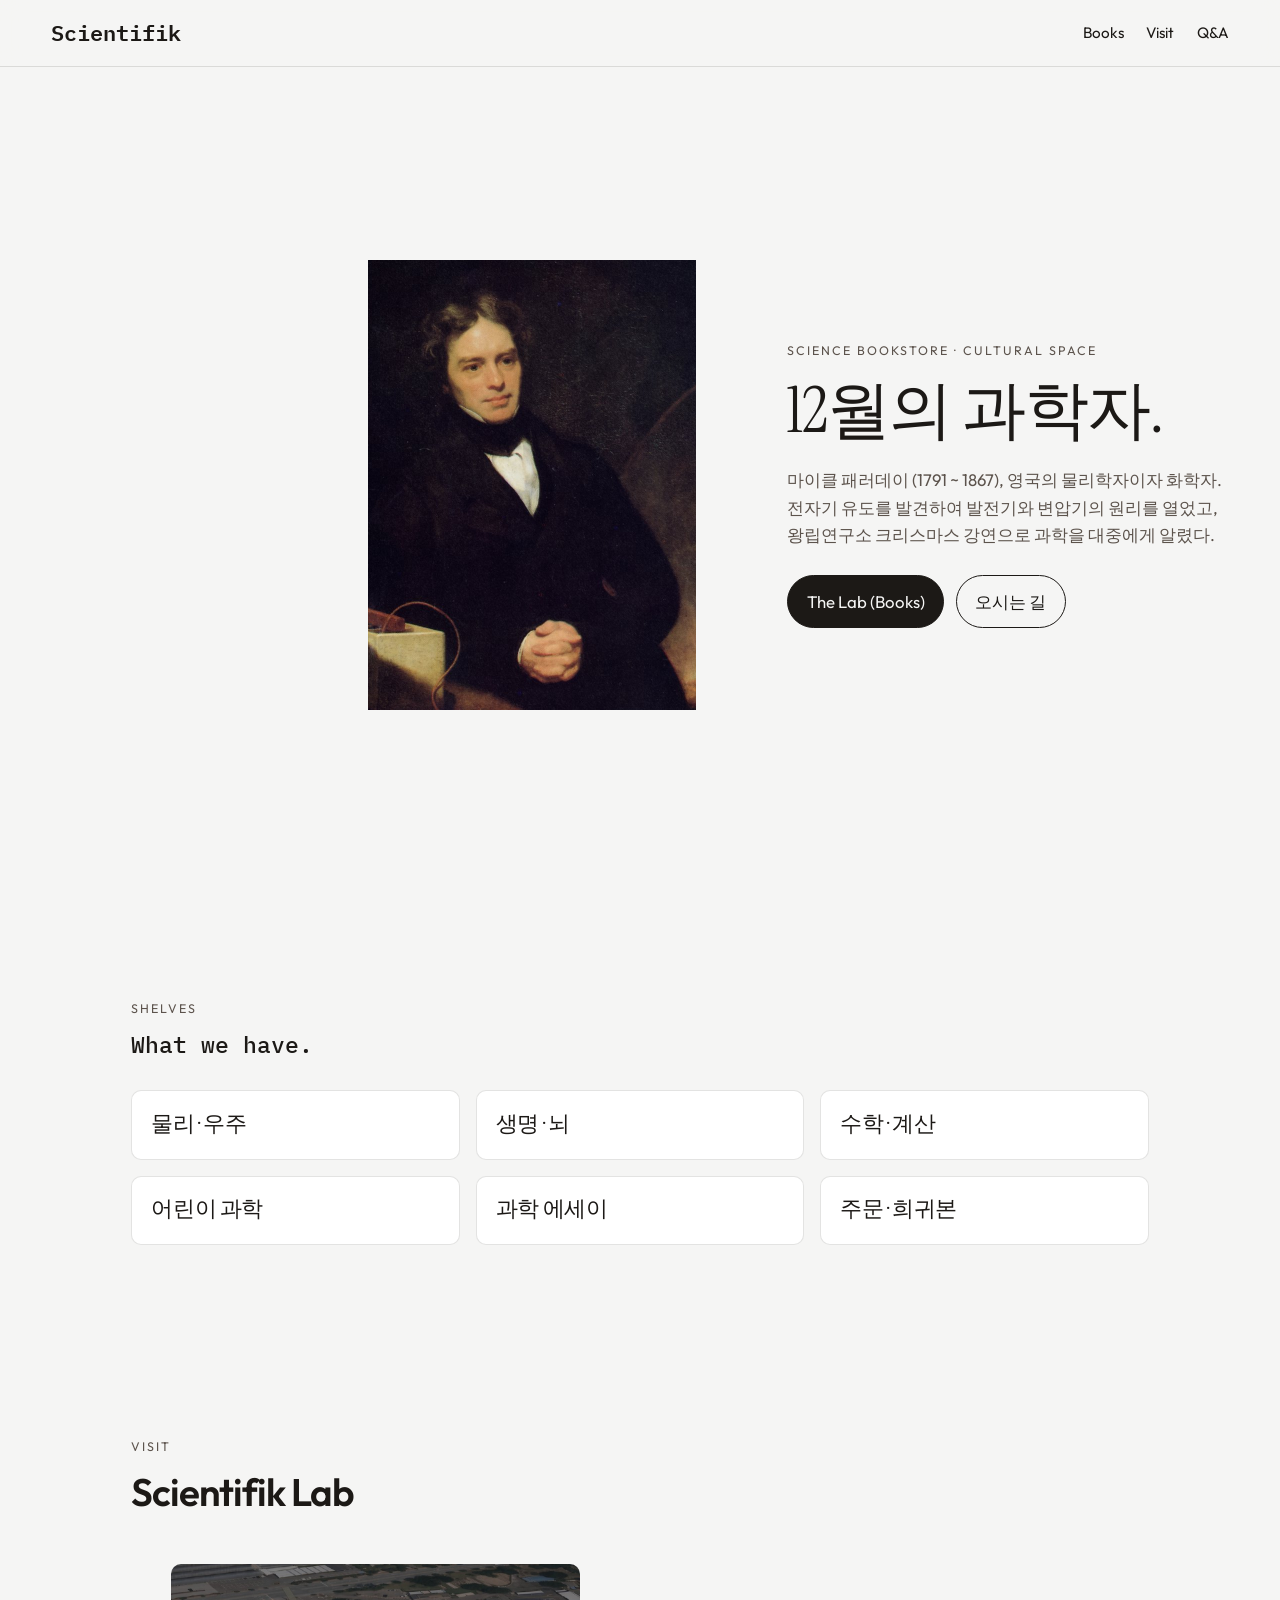
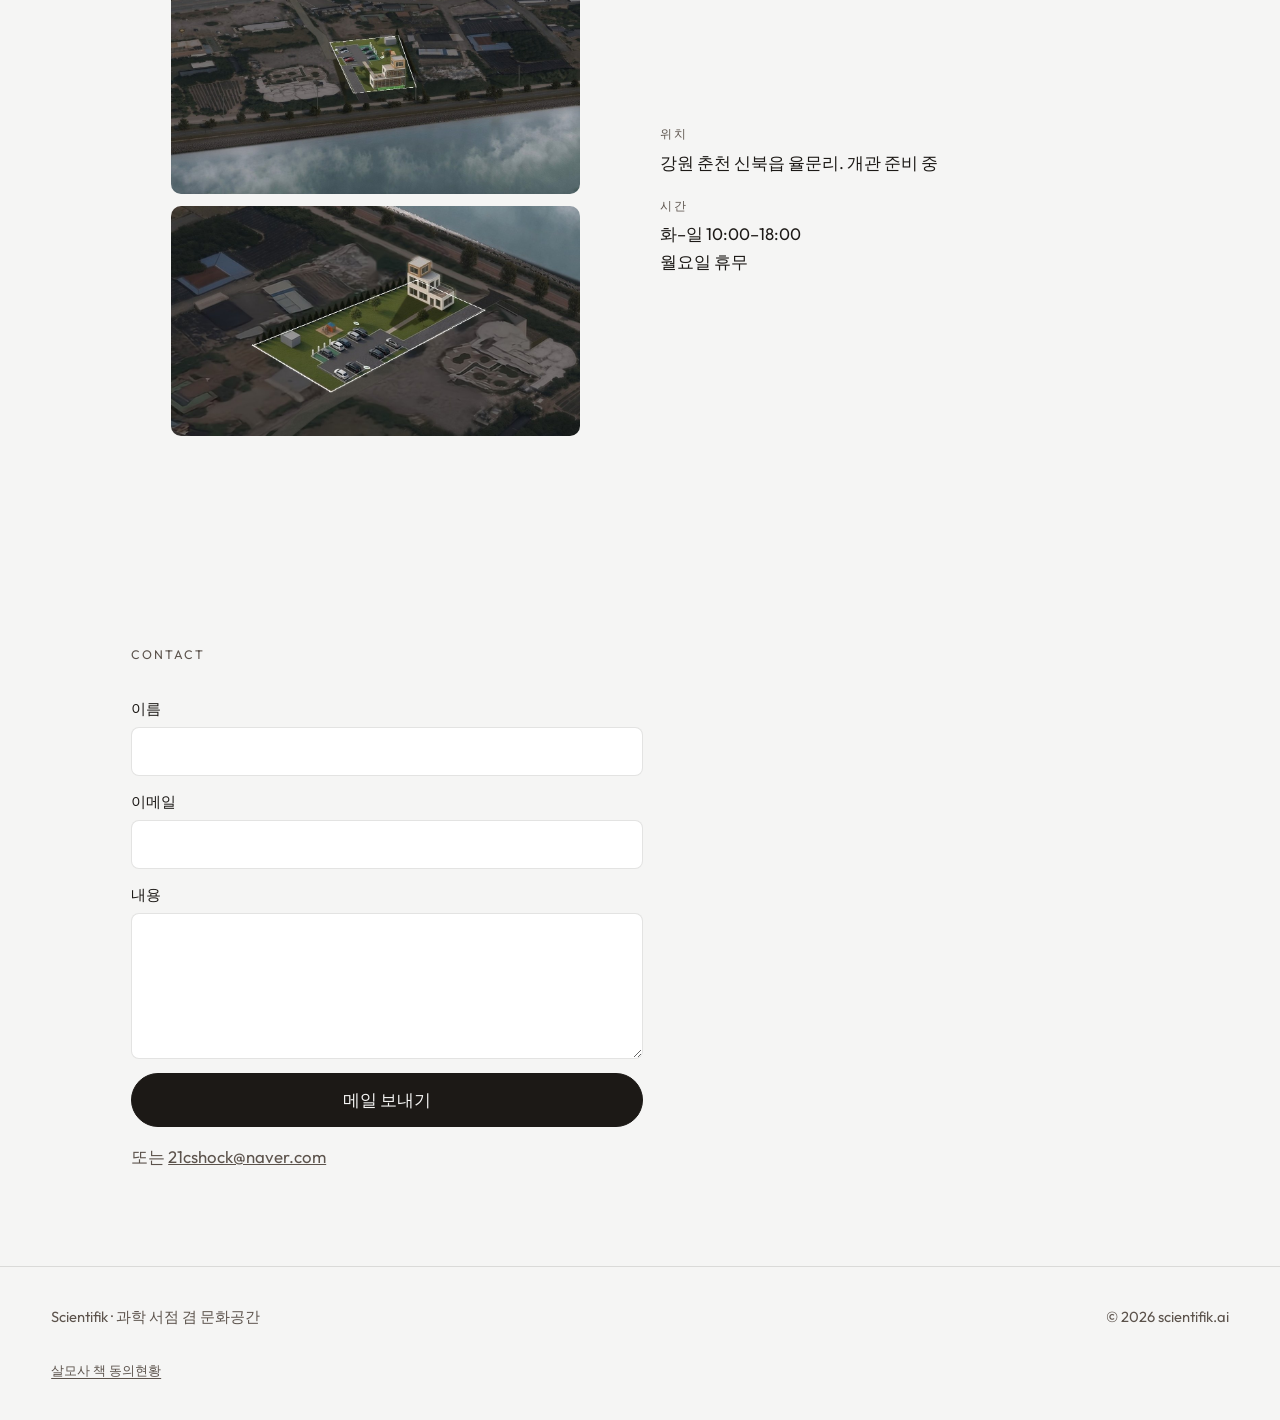
<file: index.html>
<!DOCTYPE html>
<html lang="ko">
  <head>
    <meta charset="utf-8" />
    <meta name="viewport" content="width=device-width, initial-scale=1" />
    <title>Scientifik — Books · Experiment · Engineering </title>
    <meta
      name="description"
      content="Scientifik은 책을 읽고, 실험을 하고, 생각을 하고 노는 공간입니다."
    />
    <link rel="canonical" href="https://www.scientifik.ai/" />
    <meta property="og:title" content="Scientifik — 과학 서점 · 생각하는 공간" />
    <meta
      property="og:description"
      content="책과 실험을 내 옆에."
    />
    <meta property="og:type" content="website" />
    <meta property="og:url" content="https://www.scientifik.ai/" />
    <meta property="og:image" content="https://www.scientifik.ai/images/tesla-beside.jpg" />
    <meta name="theme-color" content="#f5f5f4" />
    <link rel="icon" href="favicon.svg" type="image/svg+xml" />
    <link rel="preconnect" href="https://fonts.googleapis.com" />
    <link rel="preconnect" href="https://fonts.gstatic.com" crossorigin />
    <link
      href="https://fonts.googleapis.com/css2?family=Instrument+Serif:ital@0;1&family=Outfit:wght@400;500;600&family=IBM+Plex+Mono:wght@500;600&display=swap"
      rel="stylesheet"
    />
    <link rel="stylesheet" href="styles.css" />
  </head>
  <body>
    <a class="skip" href="#main">본문으로</a>

    <header class="site-header">
      <a class="wordmark" href="#top">Scientifik</a>
      <button class="nav-toggle" type="button" aria-expanded="false" aria-controls="nav">
        <span class="sr-only">메뉴</span>
        <span></span>
        <span></span>
      </button>
      <nav id="nav" class="nav">
        <a href="#shelves">Books</a>
        <a href="#visit">Visit</a>
        <a href="#contact">Q&amp;A</a>
      </nav>
    </header>

    <main id="main">
      <section class="hero" id="top">
        <figure class="hero-figure">
          <img
            src="images/faraday.jpg"
            alt="마이클 패러데이 초상 (토머스 필립스, 1842)"
            width="1600"
            height="900"
          />
        </figure>
        <div class="hero-copy">
          <p class="eyebrow">Science bookstore · Cultural space</p>
          <h1>12월의 과학자.</h1>
          <p class="lede">
            마이클 패러데이 (1791 ~ 1867), 영국의 물리학자이자 화학자.
            전자기 유도를 발견하여 발전기와 변압기의 원리를 열었고,
            왕립연구소 크리스마스 강연으로 과학을 대중에게 알렸다.
          </p>
          <div class="hero-actions">
            <a class="btn" href="#shelves">The Lab (Books)</a>
            <a class="btn btn-ghost" href="#visit">오시는 길</a>
          </div>
        </div>
      </section>


      <section class="shelves" id="shelves">
        <header class="section-head">
          <p class="eyebrow">Shelves</p>
          <h2>What we have.</h2>
        </header>
        <ul class="shelf-grid">
          <li>
            <h3>물리 · 우주</h3>
          </li>
          <li>
            <h3>생명 · 뇌</h3>
          </li>
          <li>
            <h3>수학 · 계산</h3>
          </li>
          <li>
            <h3>어린이 과학</h3>
          </li>
          <li>
            <h3>과학 에세이</h3>
          </li>
          <li>
            <h3>주문 · 희귀본</h3>
          </li>
        </ul>
      </section>

      <section class="visit" id="visit">
        <header class="section-head">
          <p class="eyebrow">Visit</p>
          <h2 class="lab-title">Scientifik Lab</h2>
        </header>
        <div class="visit-grid">
          <figure>
            <img src="images/site-south.jpg" alt="남쪽에서 본 Scientifik 조감도, 흰 선 안이 부지" width="1200" height="675" />
            <img src="images/site-northwest.jpg" alt="북서쪽에서 본 Scientifik 조감도, 흰 선 안이 부지" width="1200" height="675" style="margin-top:12px" />
          </figure>
          <dl>
            <div>
              <dt>위치</dt>
              <dd>강원 춘천 신북읍 율문리. 개관 준비 중</dd>
            </div>
            <div>
              <dt>시간</dt>
              <dd>화–일 10:00–18:00<br />월요일 휴무</dd>
            </div>
          </dl>
        </div>
      </section>

      <section class="contact" id="contact">
        <header class="section-head">
          <p class="eyebrow">Contact</p>
        </header>
        <form class="inquire" action="mailto:21cshock@naver.com" method="get">
          <label>
            이름
            <input type="text" name="name" autocomplete="name" required />
          </label>
          <label>
            이메일
            <input type="email" name="email" autocomplete="email" required />
          </label>
          <label>
            내용
            <textarea name="message" rows="5" required></textarea>
          </label>
          <button class="btn" type="submit">메일 보내기</button>
        </form>
        <p class="mail-line">
          또는
          <a href="mailto:hello@scientifik.ai">21cshock@naver.com</a>
        </p>
      </section>
    </main>

    <footer class="site-footer">
      <p>Scientifik · 과학 서점 겸 문화공간</p>
      <p>© <span id="year"></span> scientifik.ai</p>
      <p class="temp-note"><a href="up.html?v=33">살모사 책 동의현황</a></p>
    </footer>
    <script src="script.js"></script>
  </body>
</html>
</file>
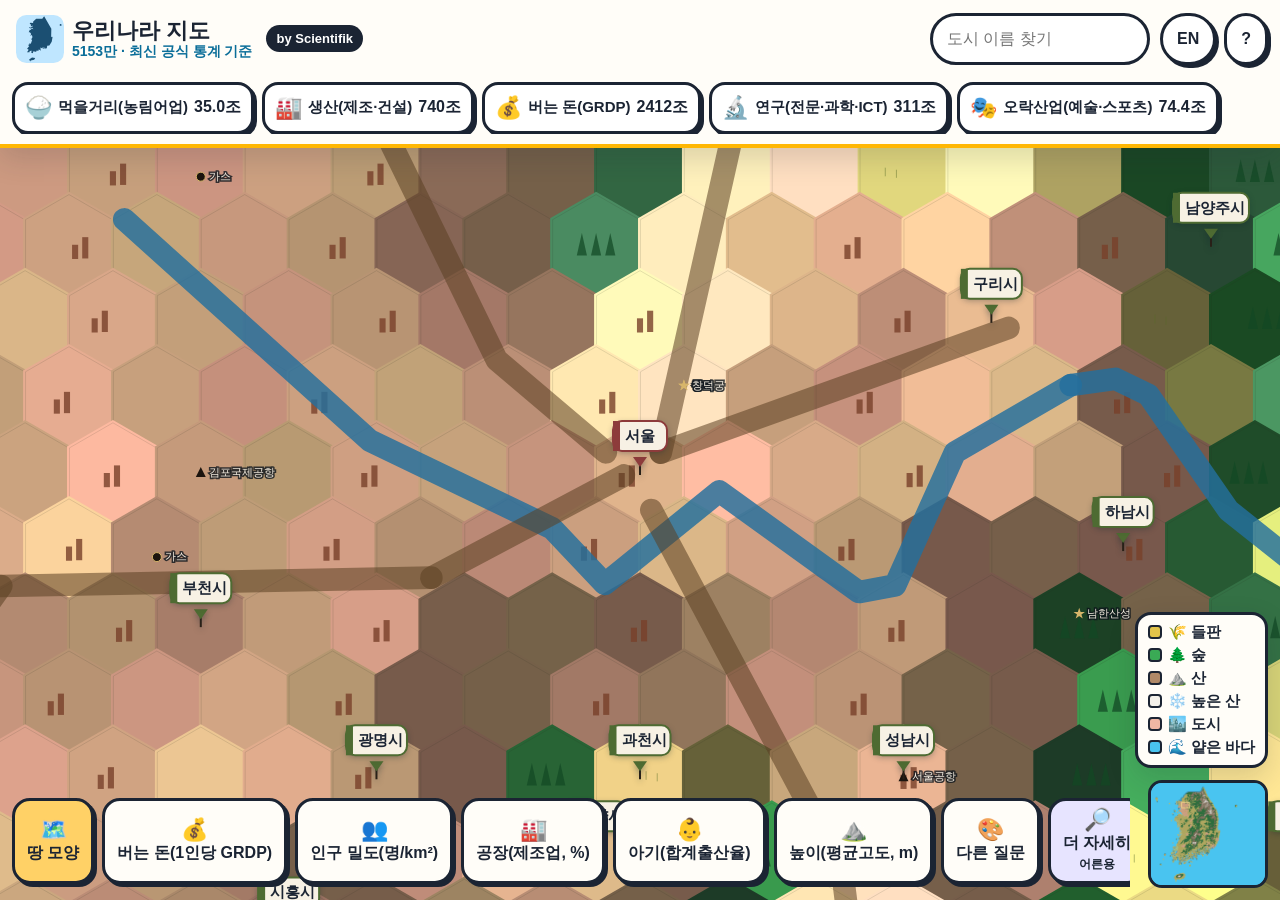
<file: koreaciv/index.html>
<!doctype html>
<html lang="ko">
<head>
  <meta charset="utf-8">
  <meta name="viewport" content="width=device-width, initial-scale=1, viewport-fit=cover">
  <title>코리아시브 — 대한민국을 문명 지도로</title>
  <meta name="description" content="공개 통계로 그린 대한민국의 헥스 지도. 인구, 지역내총생산, 발전소, 공항, 세계유산.">
  <meta name="theme-color" content="#e8f7ff">
  <link rel="icon" href="favicon.svg" type="image/svg+xml">
  <link rel="canonical" href="https://scientifik.ai/koreaciv/">
  <meta property="og:type" content="website">
  <meta property="og:title" content="코리아시브 — 대한민국을 문명 지도로">
  <meta property="og:description" content="시군구 통계와 지형을 문명 게임의 말로 읽어 주는 정적 지도.">
  <meta property="og:url" content="https://scientifik.ai/koreaciv/">
  <link rel="stylesheet" href="css/style.css">
</head>
<body>
  <header id="topbar">
    <button id="brand" class="brand" type="button" title="처음으로">
      <span class="seal" aria-hidden="true"><svg xmlns="http://www.w3.org/2000/svg" focusable="false" viewBox="0 0 64 64">
  <rect width="64" height="64" rx="14" fill="#BFE6FF"/>
  <path fill="#1B4F72" d="M 14.70 49.66 L 16.90 46.44 L 14.79 45.06 L 17.71 41.40 L 15.89 40.05 L 17.75 39.29 L 17.40 38.18 L 17.97 37.67 L 19.32 37.47 L 17.86 38.27 L 18.45 38.93 L 19.99 37.71 L 21.52 33.33 L 19.56 31.66 L 21.18 31.69 L 21.92 29.35 L 21.16 26.39 L 20.35 27.38 L 18.55 27.05 L 19.95 26.25 L 19.70 24.00 L 18.42 23.90 L 19.40 22.99 L 16.96 23.01 L 18.44 19.60 L 19.32 20.05 L 20.52 18.77 L 20.29 17.84 L 23.33 18.95 L 21.51 16.97 L 19.69 17.92 L 17.76 17.34 L 17.72 15.96 L 19.94 17.27 L 20.13 16.85 L 19.46 16.43 L 19.36 15.54 L 20.57 16.46 L 22.34 15.08 L 21.82 14.13 L 20.65 15.29 L 19.30 13.13 L 20.70 12.89 L 18.15 11.63 L 19.24 10.22 L 22.78 10.60 L 22.94 8.78 L 26.96 4.87 L 35.04 4.90 L 37.53 1.57 L 47.11 18.45 L 46.89 27.85 L 47.22 29.56 L 48.37 28.98 L 48.71 29.80 L 47.59 35.60 L 44.50 40.64 L 41.55 41.08 L 41.39 43.37 L 39.65 45.71 L 39.22 44.05 L 36.72 45.35 L 36.20 44.15 L 38.13 44.49 L 37.13 42.34 L 37.45 43.88 L 35.54 42.99 L 35.25 44.65 L 32.59 43.36 L 32.95 47.61 L 30.31 45.63 L 30.30 48.07 L 29.43 46.89 L 28.16 47.99 L 27.05 47.43 L 27.15 48.96 L 25.91 48.74 L 25.71 49.80 L 25.12 48.61 L 22.44 48.68 L 22.86 50.36 L 22.04 50.98 L 19.96 49.52 L 20.88 48.61 L 20.39 47.29 L 17.78 48.52 L 18.18 49.59 L 14.70 49.66 Z"/>
  <path fill="#1B4F72" d="M 17.53 59.45 L 21.34 56.81 L 25.58 57.20 L 24.21 59.72 L 19.66 60.54 L 18.94 61.84 L 17.53 59.45 Z"/>
  <circle cx="59.47" cy="13.20" r="1.25" fill="#1B4F72"/>
</svg></span>
      <span class="brand-text">
        <strong id="brand-name">대한민국</strong>
        <em id="brand-turn">2020</em>
      </span>
    </button>
    <a class="by" href="https://scientifik.ai" target="_blank" rel="noopener">by Scientifik</a>
    <div id="yields" class="yields" role="group" aria-label="산출"></div>
    <div class="spacer"></div>
    <form id="search-form" class="search" role="search">
      <input id="search" type="search" autocomplete="off" spellcheck="false" placeholder="도시 · 시군구 · 유산" aria-label="검색">
      <div id="search-list" class="search-list" hidden></div>
    </form>
    <div class="tb-actions">
      <button id="lang" class="btn" type="button">EN</button>
      <button id="about-btn" class="btn" type="button" aria-label="안내">?</button>
    </div>
  </header>

  <canvas id="map" aria-label="대한민국 헥스 지도"></canvas>
  <div id="tip" class="tip" hidden></div>

  <aside id="dock" class="dock" hidden></aside>
  <div id="about" class="modal" hidden></div>

  <div id="lensbar" class="lensbar"></div>
  <div id="legend" class="legend" hidden></div>
  <div id="key" class="key"></div>
  <canvas id="mini" class="mini" aria-label="미니맵"></canvas>
  <section id="tour" class="tour" hidden></section>

  <div id="loading">
    <div class="seal seal-lg" aria-hidden="true"><svg xmlns="http://www.w3.org/2000/svg" focusable="false" viewBox="0 0 64 64">
  <rect width="64" height="64" rx="14" fill="#BFE6FF"/>
  <path fill="#1B4F72" d="M 14.70 49.66 L 16.90 46.44 L 14.79 45.06 L 17.71 41.40 L 15.89 40.05 L 17.75 39.29 L 17.40 38.18 L 17.97 37.67 L 19.32 37.47 L 17.86 38.27 L 18.45 38.93 L 19.99 37.71 L 21.52 33.33 L 19.56 31.66 L 21.18 31.69 L 21.92 29.35 L 21.16 26.39 L 20.35 27.38 L 18.55 27.05 L 19.95 26.25 L 19.70 24.00 L 18.42 23.90 L 19.40 22.99 L 16.96 23.01 L 18.44 19.60 L 19.32 20.05 L 20.52 18.77 L 20.29 17.84 L 23.33 18.95 L 21.51 16.97 L 19.69 17.92 L 17.76 17.34 L 17.72 15.96 L 19.94 17.27 L 20.13 16.85 L 19.46 16.43 L 19.36 15.54 L 20.57 16.46 L 22.34 15.08 L 21.82 14.13 L 20.65 15.29 L 19.30 13.13 L 20.70 12.89 L 18.15 11.63 L 19.24 10.22 L 22.78 10.60 L 22.94 8.78 L 26.96 4.87 L 35.04 4.90 L 37.53 1.57 L 47.11 18.45 L 46.89 27.85 L 47.22 29.56 L 48.37 28.98 L 48.71 29.80 L 47.59 35.60 L 44.50 40.64 L 41.55 41.08 L 41.39 43.37 L 39.65 45.71 L 39.22 44.05 L 36.72 45.35 L 36.20 44.15 L 38.13 44.49 L 37.13 42.34 L 37.45 43.88 L 35.54 42.99 L 35.25 44.65 L 32.59 43.36 L 32.95 47.61 L 30.31 45.63 L 30.30 48.07 L 29.43 46.89 L 28.16 47.99 L 27.05 47.43 L 27.15 48.96 L 25.91 48.74 L 25.71 49.80 L 25.12 48.61 L 22.44 48.68 L 22.86 50.36 L 22.04 50.98 L 19.96 49.52 L 20.88 48.61 L 20.39 47.29 L 17.78 48.52 L 18.18 49.59 L 14.70 49.66 Z"/>
  <path fill="#1B4F72" d="M 17.53 59.45 L 21.34 56.81 L 25.58 57.20 L 24.21 59.72 L 19.66 60.54 L 18.94 61.84 L 17.53 59.45 Z"/>
  <circle cx="59.47" cy="13.20" r="1.25" fill="#1B4F72"/>
</svg></div>
    <p id="loading-text">국토를 살피는 중…</p>
  </div>
  <script type="module" src="js/app.js"></script>
</body>
</html>
</file>
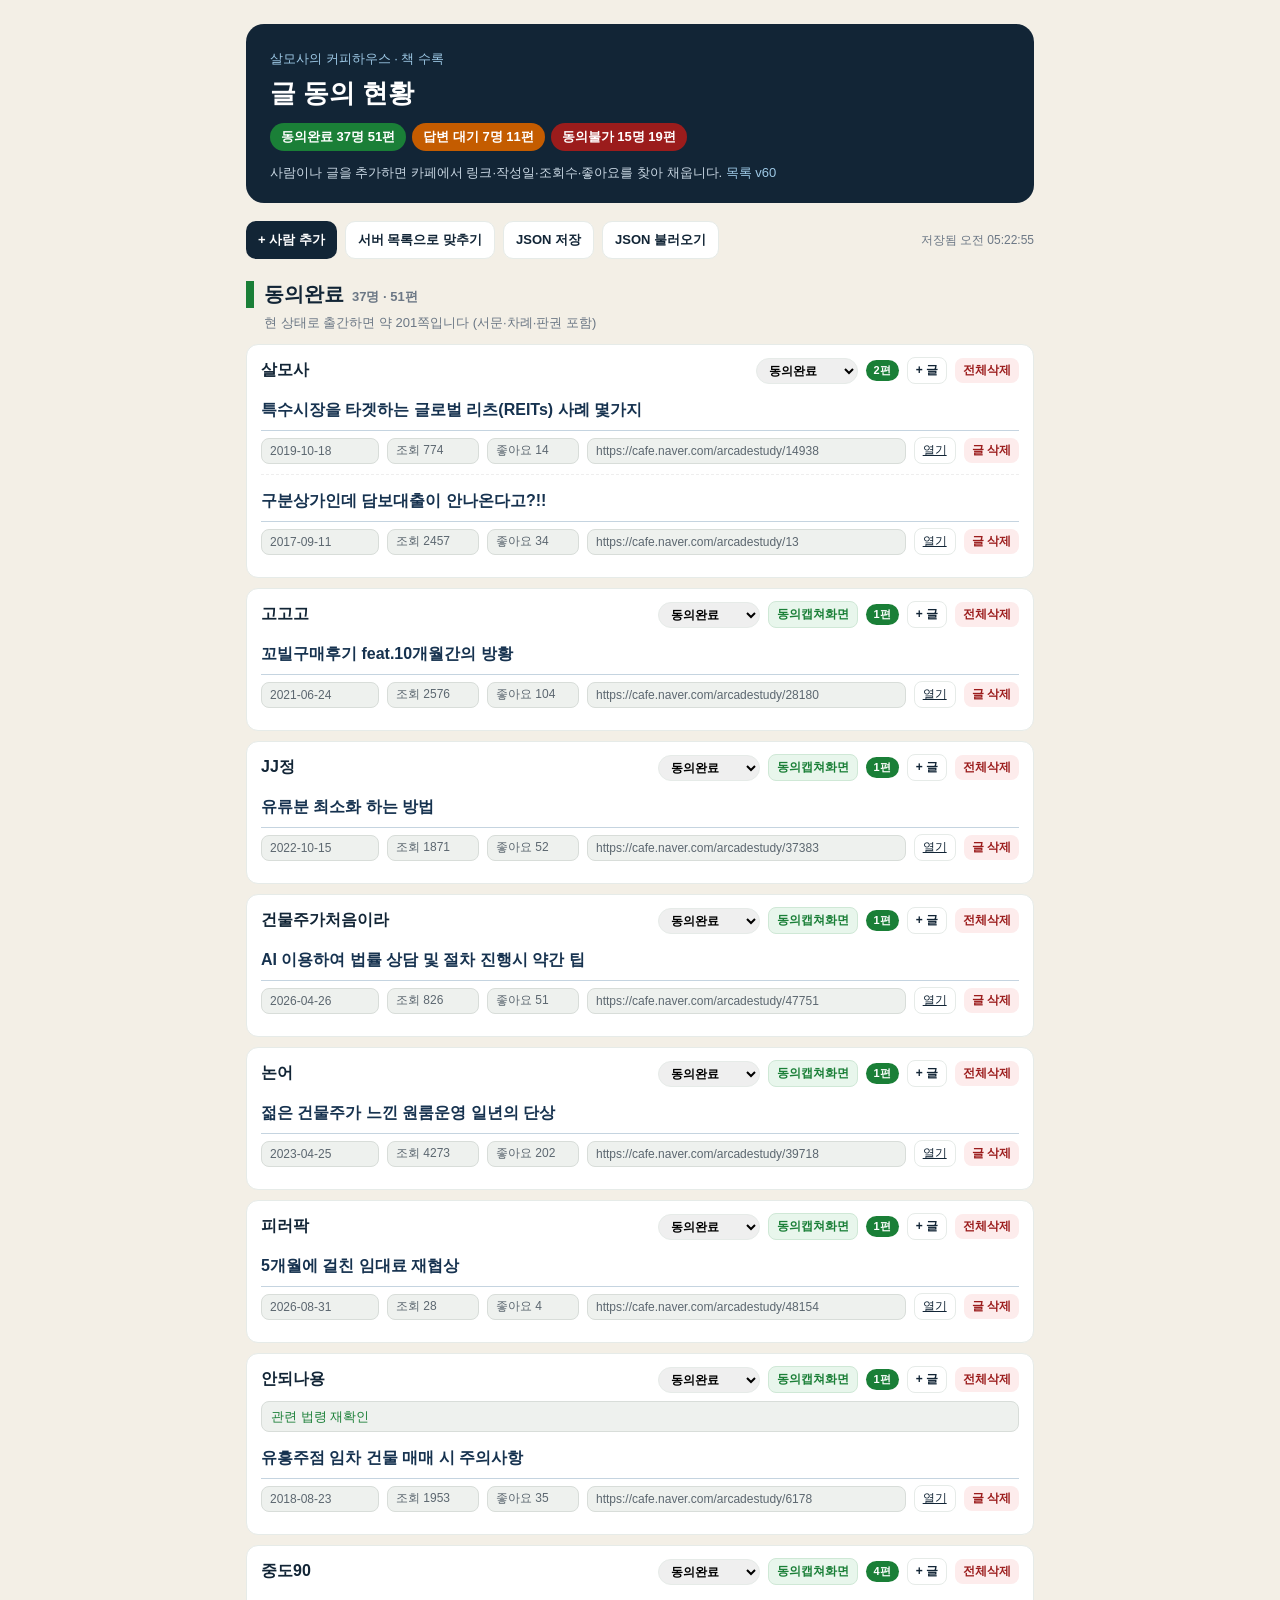
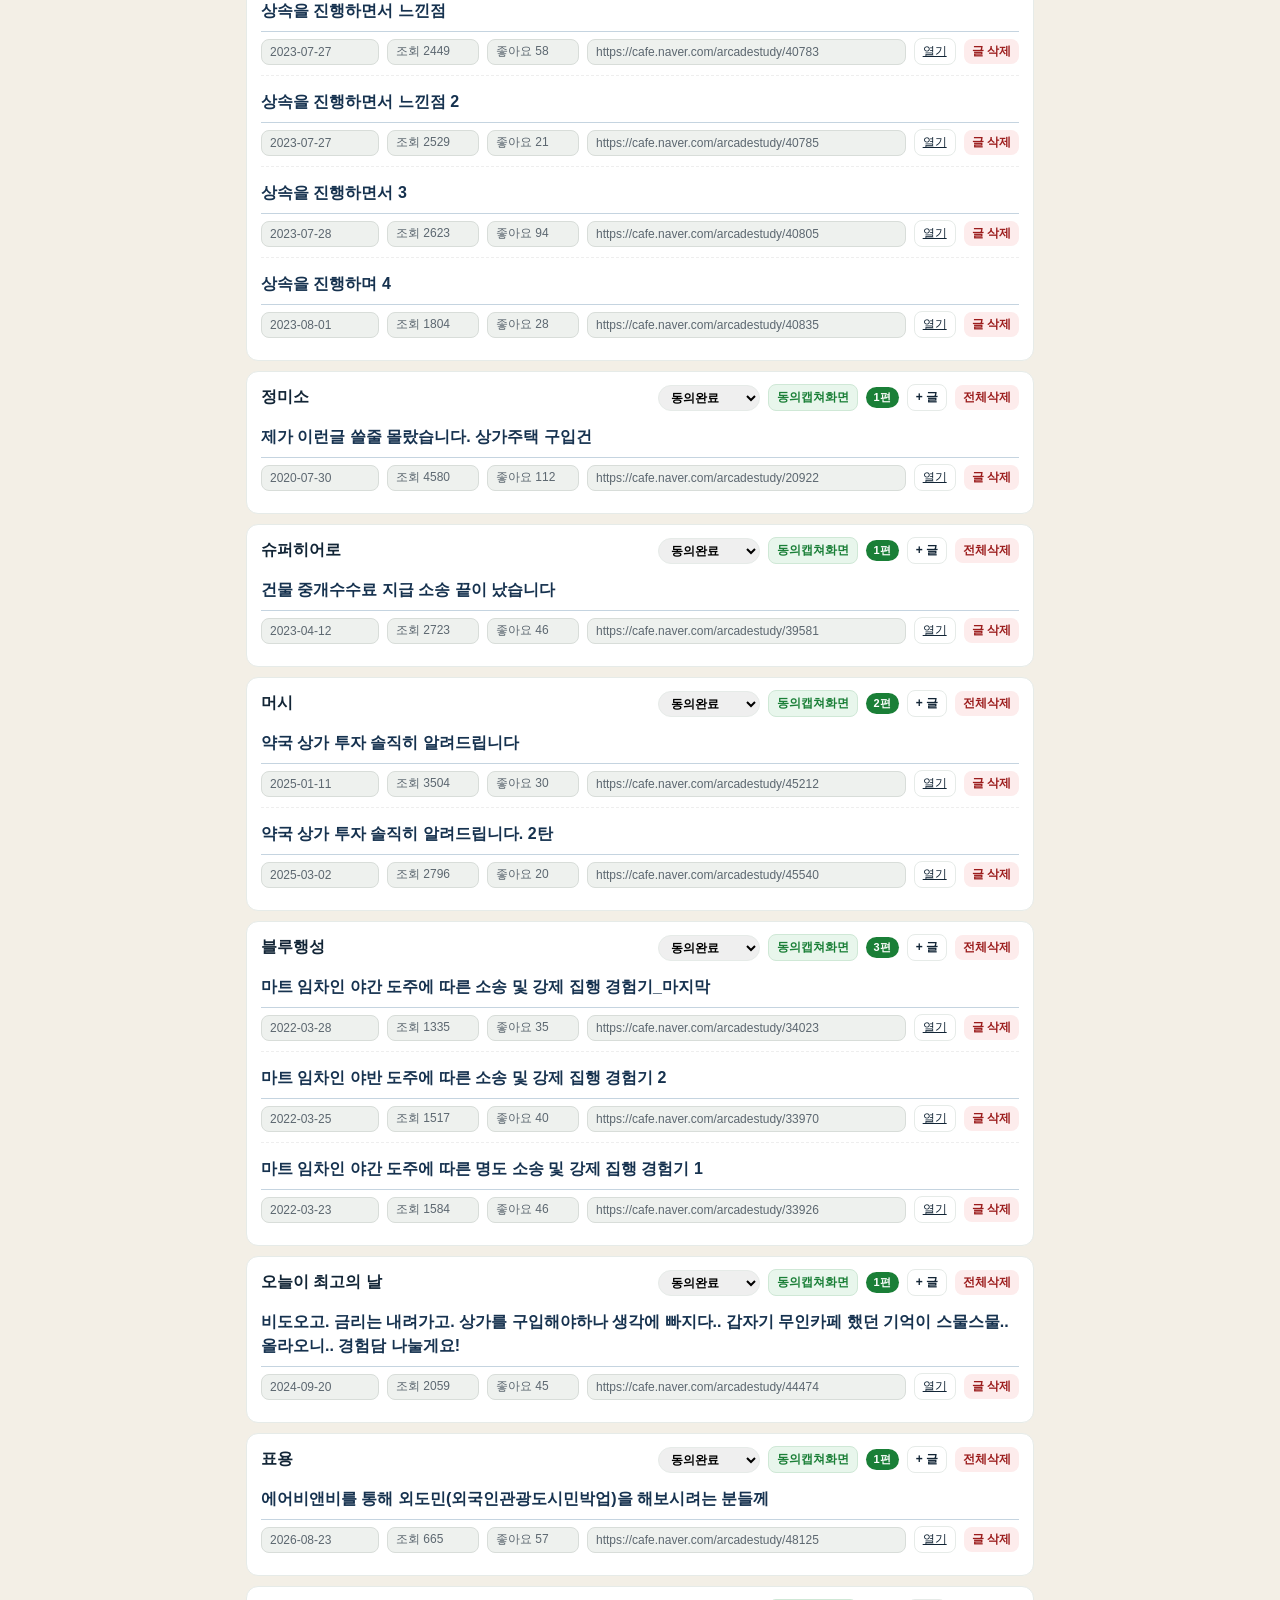
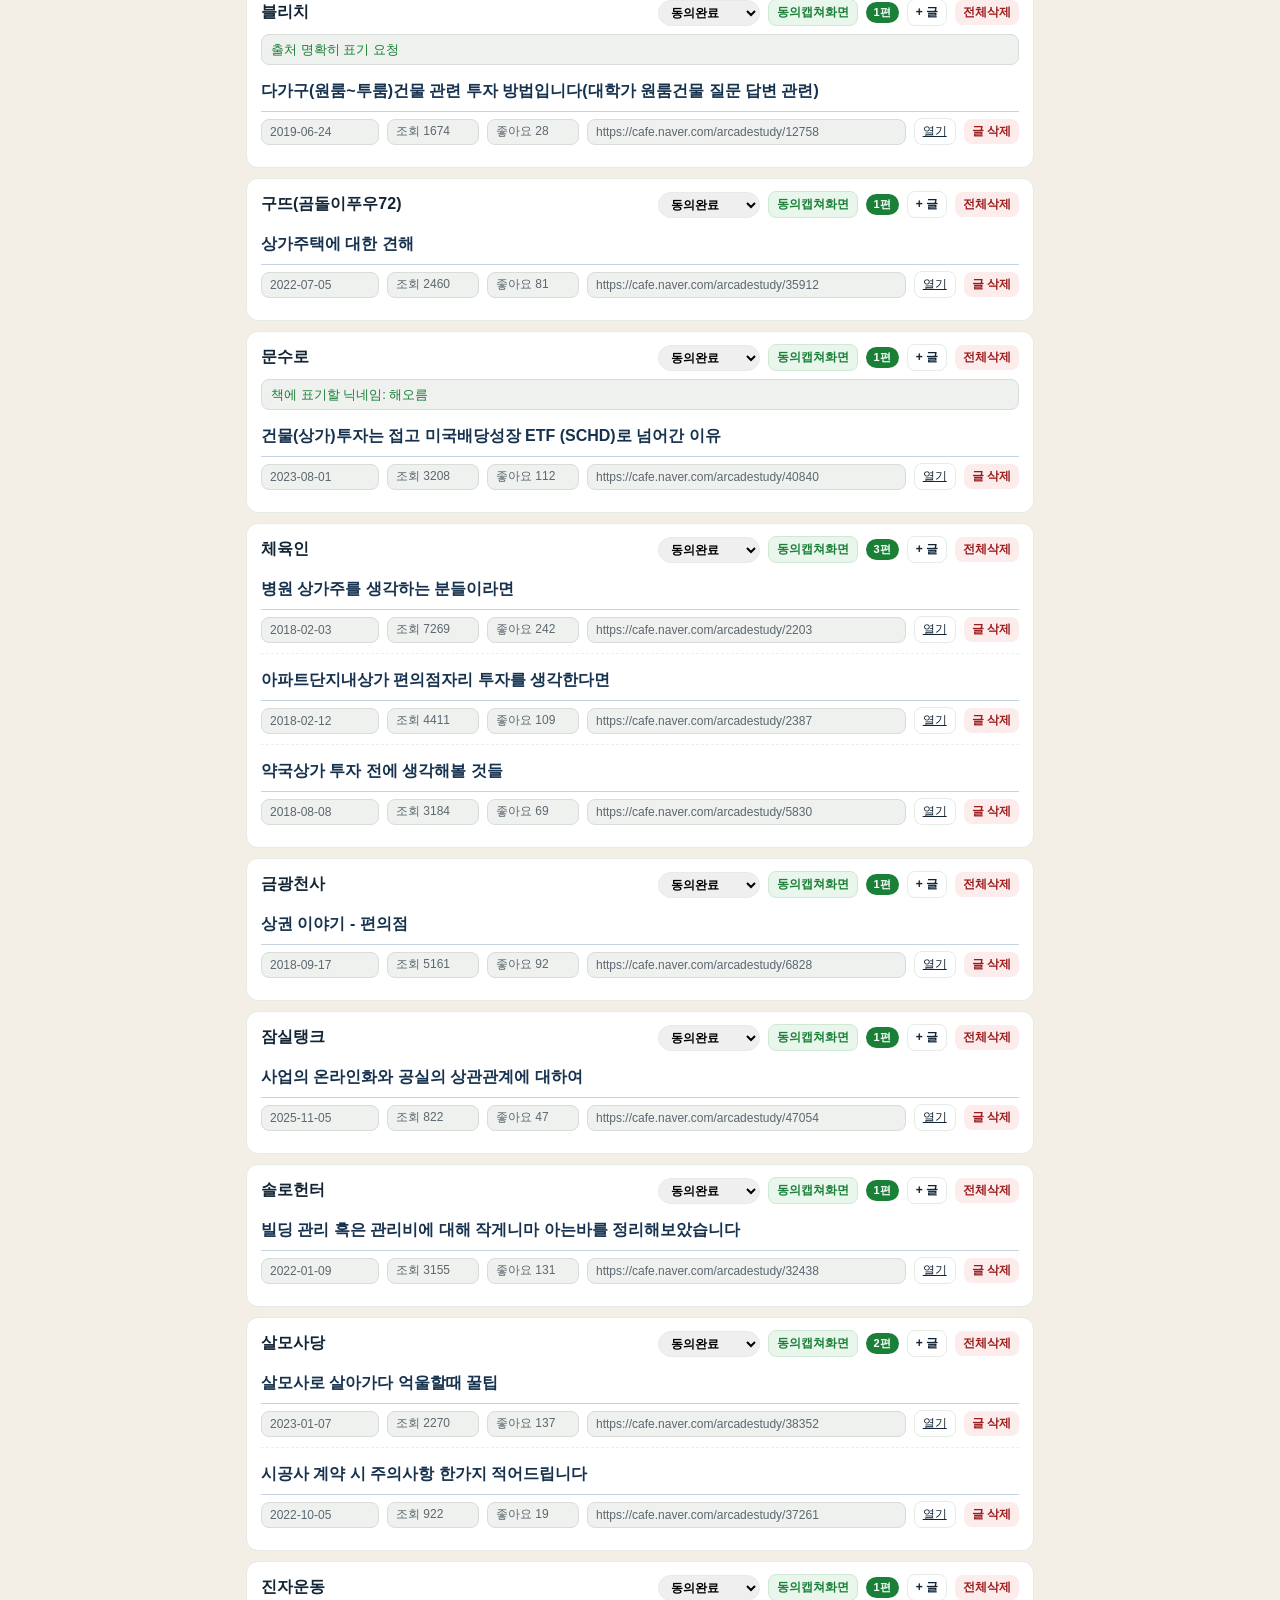
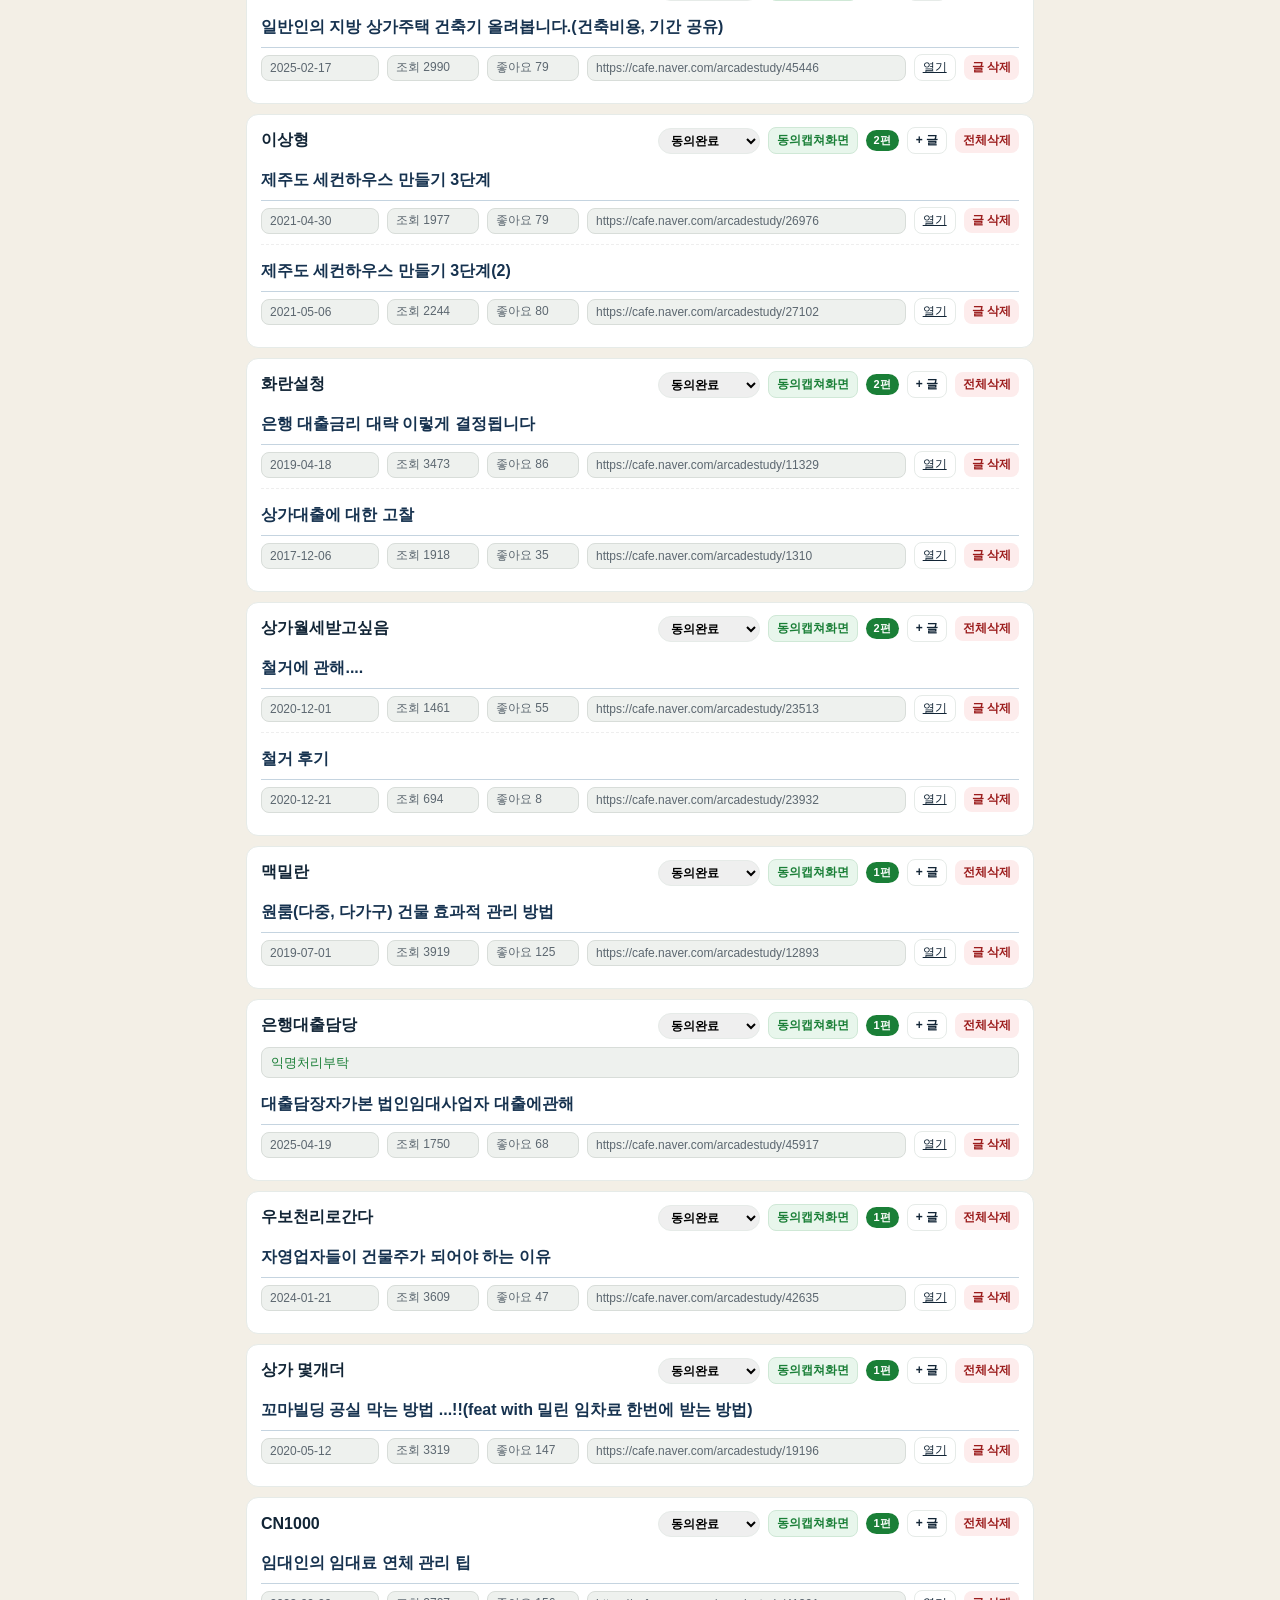
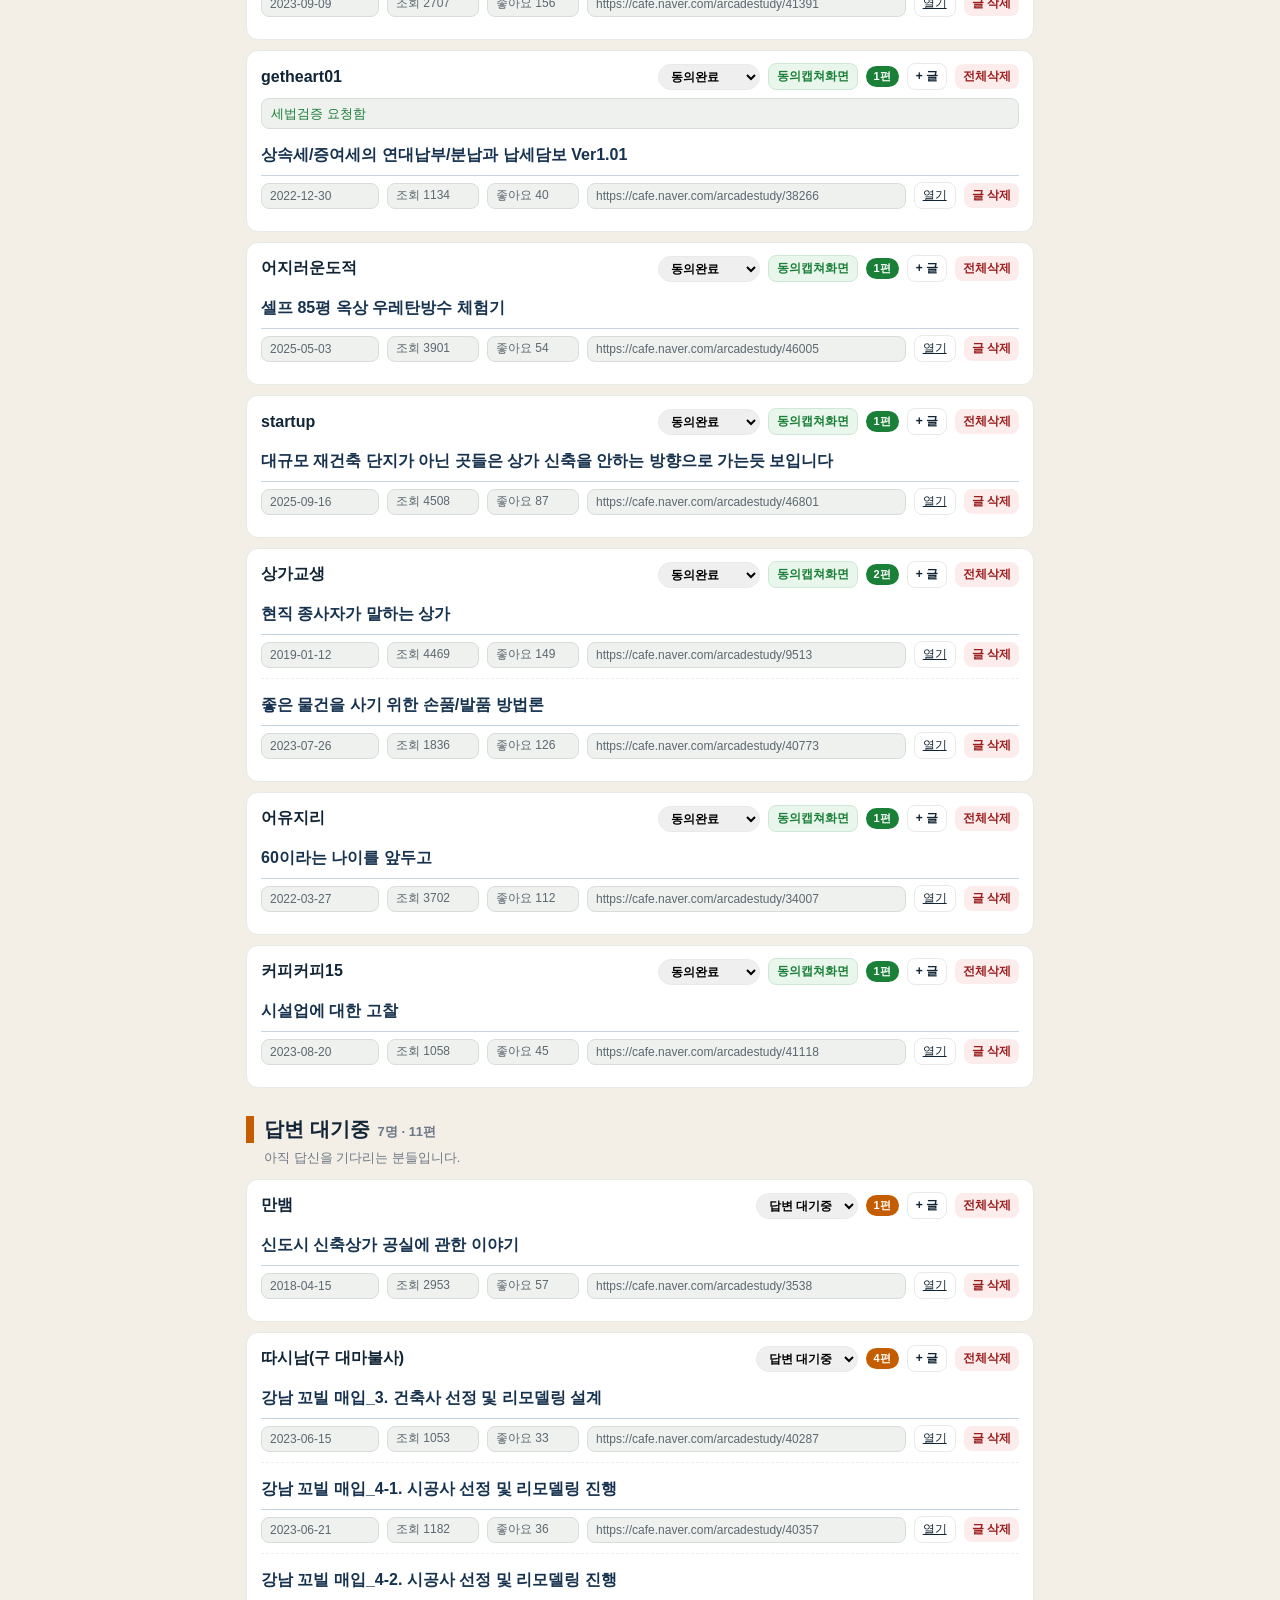
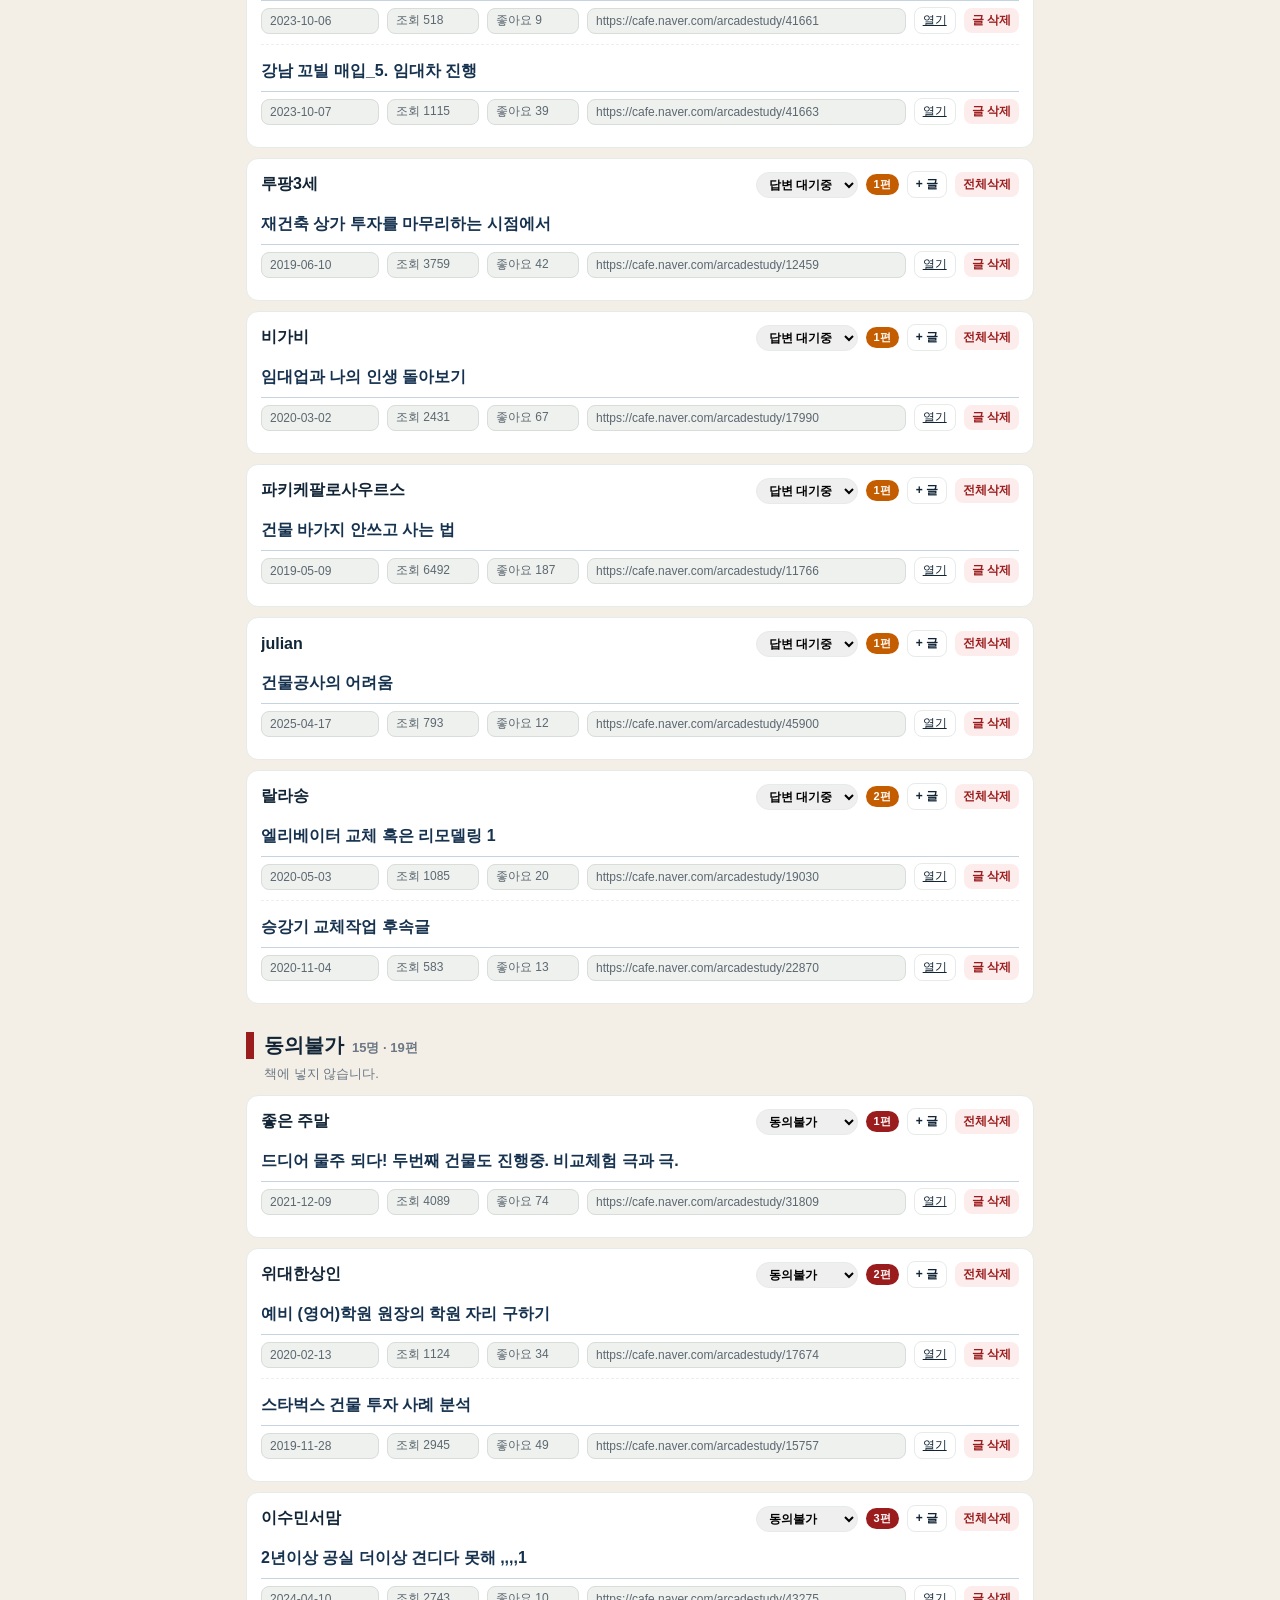
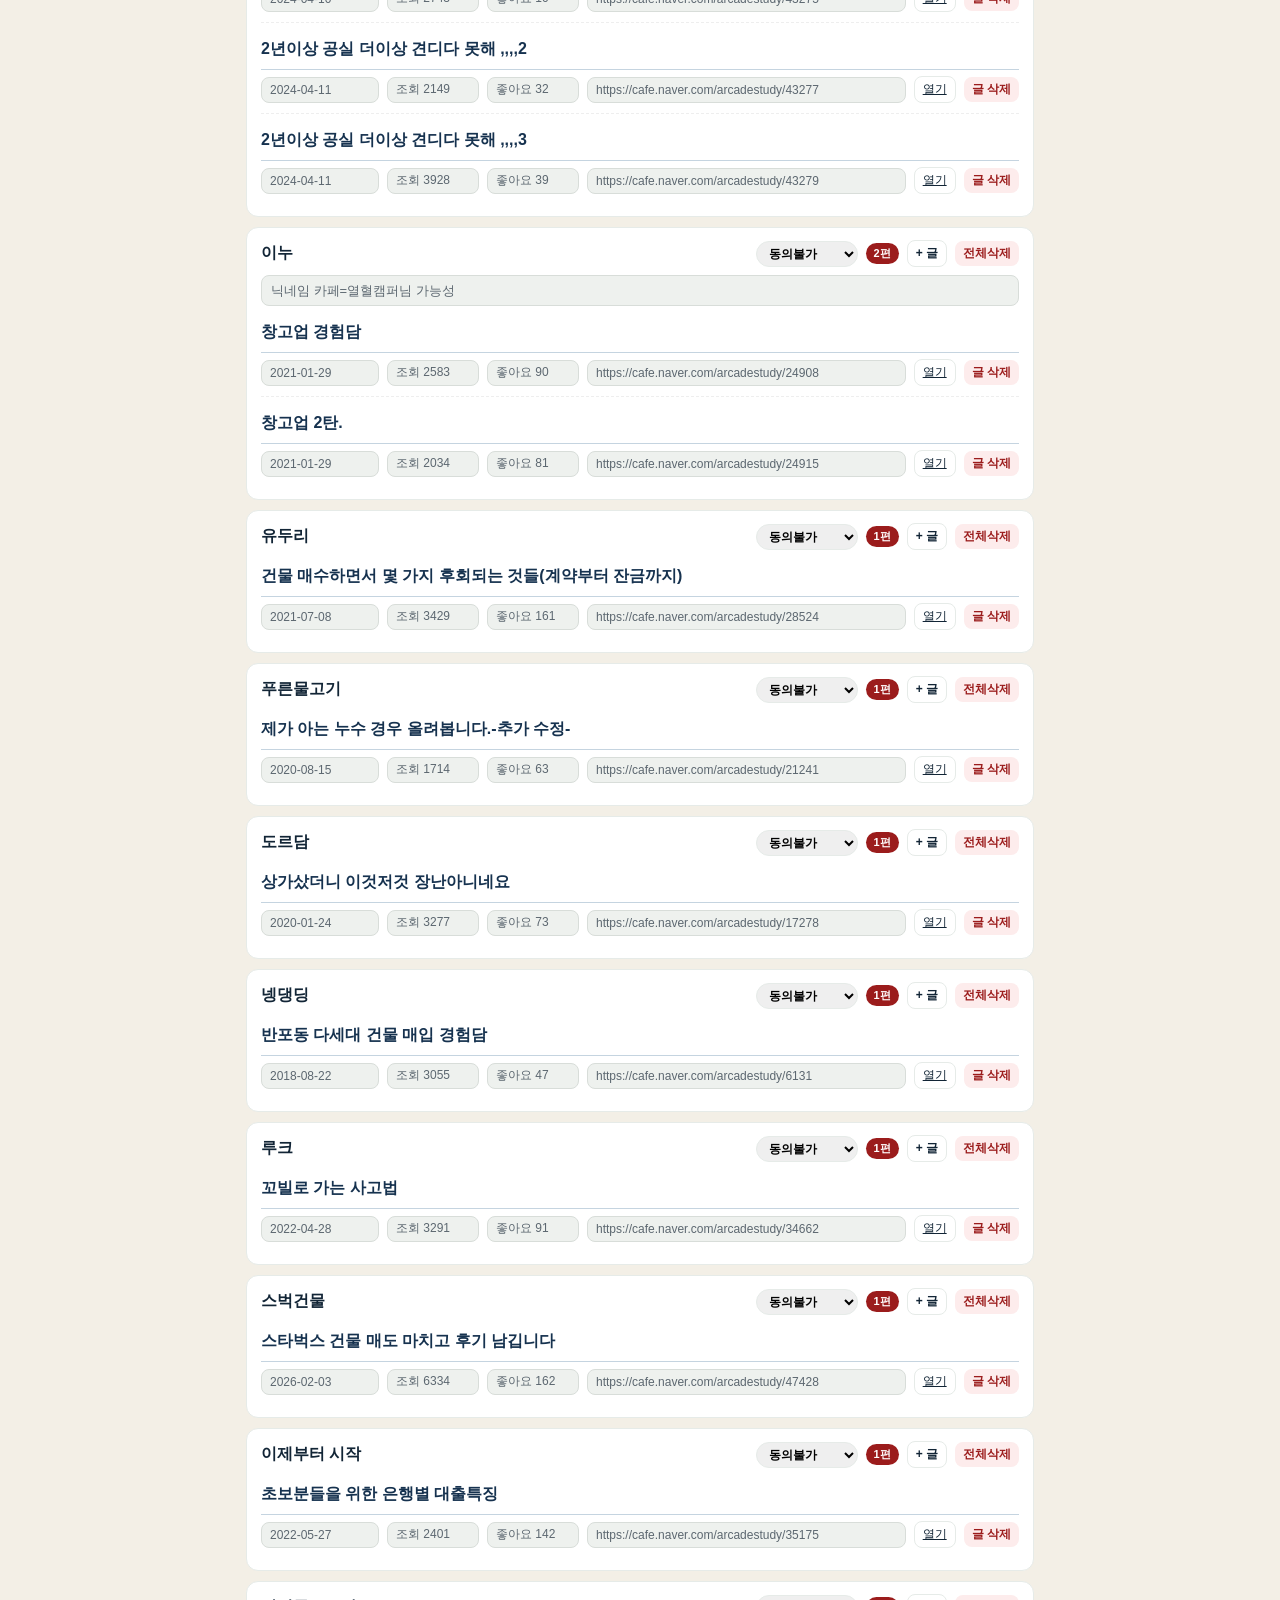
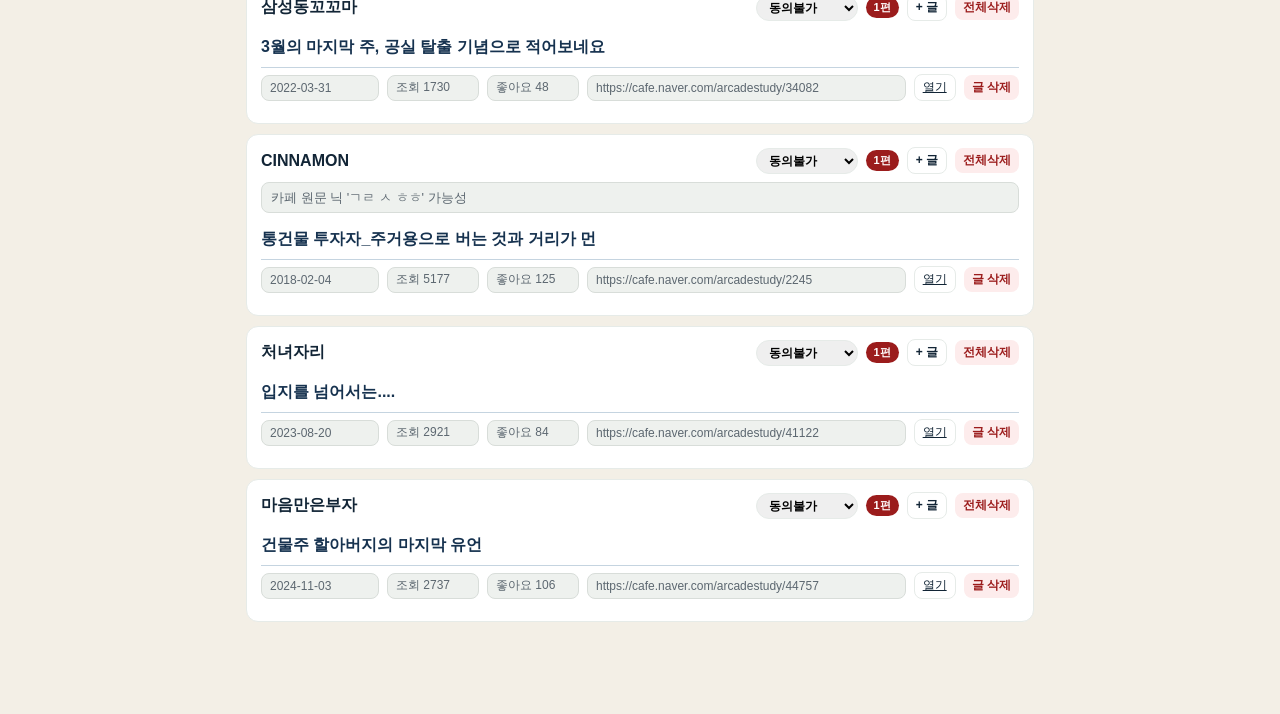
<file: consent.html>
<!DOCTYPE html>
<html lang="ko">
<head>
<meta charset="utf-8">
<meta name="viewport" content="width=device-width, initial-scale=1">
<title>살모사 책 수록 동의 현황</title>
<meta name="robots" content="noindex,nofollow" />
<meta http-equiv="Cache-Control" content="no-cache, no-store, must-revalidate" />
<meta http-equiv="Pragma" content="no-cache" />
<meta http-equiv="Expires" content="0" />
<style>
:root {
  --bg: #f3efe6; --ink: #122536; --muted: #6b7785; --line: #e6ebe8;
  --ok: #1a7f37; --wait: #c45c00; --no: #9b1c1c; --card: #fff; --lock: #eef1ee;
}
* { box-sizing: border-box; }
body { margin:0; background:var(--bg); color:var(--ink); font-family:"Apple SD Gothic Neo",Pretendard,"Malgun Gothic",sans-serif; }
.wrap { max-width: 820px; margin: 0 auto; padding: 24px 16px 64px; }
.hero { background:var(--ink); color:#fff; border-radius:18px; padding:26px 24px 20px; margin-bottom:18px; }
.hero .kicker { font-size:13px; color:#9ec9e6; }
.hero h1 { font-size:26px; margin:8px 0 12px; }
.pills { display:flex; flex-wrap:wrap; gap:6px; }
.pill { border-radius:999px; padding:5px 11px; font-size:13px; font-weight:700; color:#fff; }
.pill.ok { background:var(--ok); } .pill.wait { background:var(--wait); } .pill.no { background:var(--no); }
.hero p { font-size:13px; color:#c9d7e3; margin:12px 0 0; line-height:1.55; }
.toolbar { display:flex; flex-wrap:wrap; gap:8px; margin:0 0 22px; }
button, .btn { appearance:none; border:0; cursor:pointer; font-family:inherit; font-size:13px; font-weight:700; border-radius:10px; padding:9px 12px; }
.btn-primary { background:var(--ink); color:#fff; }
.btn-ghost { background:#fff; color:var(--ink); border:1px solid var(--line); }
.btn-danger { background:#fdecec; color:var(--no); }
.btn-tiny { padding:4px 8px; font-size:12px; border-radius:8px; }
.saved { font-size:12px; color:var(--muted); align-self:center; margin-left:auto; }
.section { margin:0 0 28px; }
.section-title { font-size:20px; font-weight:800; border-left:8px solid; padding-left:10px; margin:0 0 6px; }
.section.ok .section-title { border-color:var(--ok); }
.section.wait .section-title { border-color:var(--wait); }
.section.no .section-title { border-color:var(--no); }
.section-sub { font-size:13px; color:var(--muted); margin:0 0 12px 18px; }
.card { background:var(--card); border:1px solid var(--line); border-radius:12px; padding:12px 14px; margin:0 0 10px; }
.card-head { display:flex; gap:8px; align-items:center; flex-wrap:wrap; }
.nick { font-size:16px; font-weight:800; border:0; background:transparent; width:160px; min-width:120px; flex:1; outline:none; color:var(--ink); padding:2px 0; }
.nick:focus { background:#f7faf8; border-radius:6px; padding-left:6px; }
select.status { font-family:inherit; font-size:12px; font-weight:700; border-radius:999px; padding:4px 8px; border:1px solid var(--line); }
.cap-btn { background:#e8f6ec; color:var(--ok); border:1px solid #cfe8d6; }
.cap-frame { width:min(420px,100%); max-height:82vh; overflow:auto; }
.cap-frame img { width:100%; border-radius:12px; display:block; margin:0 0 10px; }
.note { width:100%; margin-top:8px; border:1px solid #d8ddd9; border-radius:8px; font-family:inherit; font-size:13px; padding:7px 9px; color:#5c6770; background:var(--lock); cursor:default; }
.note.request { color:#1a7f37; }
.post { padding:10px 0; border-bottom:1px dashed #eee; }
.post:last-child { border-bottom:0; }
.title { width:100%; max-width:100%; box-sizing:border-box; border:0; border-bottom:1px solid #c5d4e0; background:transparent; font-family:inherit; font-size:16px; font-weight:600; color:#16324f; padding:4px 0 8px; outline:none; display:block; white-space:normal; overflow:visible; overflow-wrap:break-word; word-break:break-word; word-wrap:break-word; line-height:1.5; height:auto; min-height:0; }
.meta { display:flex; gap:8px; margin-top:6px; flex-wrap:wrap; align-items:center; }
.meta input {
  border:1px solid #d8ddd9; border-radius:8px; font-family:inherit; font-size:12px;
  padding:5px 8px; color:#5c6770; background:var(--lock); cursor:default;
}
.meta input.date { width:118px; }
.meta input.views, .meta input.likes { width:92px; }
.meta input.link { flex:1; min-width:140px; }
.empty { color:var(--muted); font-size:13px; padding:8px 0; }
.modal-bg { position:fixed; inset:0; background:rgba(18,37,54,.45); display:none; align-items:center; justify-content:center; padding:16px; z-index:20; }
.modal-bg.show { display:flex; }
.modal { background:#fff; border-radius:16px; padding:20px; width:min(440px,100%); }
.modal h2 { margin:0 0 12px; font-size:18px; }
.modal label { display:block; font-size:12px; color:var(--muted); margin:8px 0 4px; }
.modal input, .modal select { width:100%; font-family:inherit; font-size:14px; border:1px solid var(--line); border-radius:10px; padding:8px 10px; }
.modal .row { display:flex; gap:8px; margin-top:14px; justify-content:flex-end; }
.count { font-size:13px; color:var(--muted); font-weight:600; margin-left:8px; }
.finding { color:#c45c00; font-size:13px; }
</style>
</head>
<body>
<div class="wrap">
  <div class="hero">
    <div class="kicker">살모사의 커피하우스 · 책 수록</div>
    <h1>글 동의 현황</h1>
    <div class="pills" id="pills"></div>
    <p>사람이나 글을 추가하면 카페에서 링크·작성일·조회수·좋아요를 찾아 채웁니다. <span style="color:#9ec9e6">목록 v60</span></p>
  </div>
  <div class="toolbar">
    <button class="btn-primary" id="addPerson">+ 사람 추가</button>
    <button class="btn-ghost" id="syncBtn">서버 목록으로 맞추기</button>
    <button class="btn-ghost" id="exportBtn">JSON 저장</button>
    <button class="btn-ghost" id="importBtn">JSON 불러오기</button>
    <input type="file" id="file" accept="application/json" hidden>
    <span class="saved" id="saved">저장됨</span>
  </div>
  <div id="app"></div>
</div>
<div class="modal-bg" id="modal">
  <div class="modal">
    <h2>사람 추가</h2>
    <label>닉네임</label>
    <input id="m-author" placeholder="예: 잠실탱크">
    <label>동의 상태</label>
    <select id="m-status">
      <option>동의완료</option>
      <option selected>답변 대기중</option>
      <option>동의불가</option>
    </select>
    <label>글 제목</label>
    <input id="m-title" placeholder="따옴표 없이 제목만">
    <label>메모 (선택)</label>
    <input id="m-note" placeholder="예: 익명처리부탁">
    <div class="row">
      <button class="btn-ghost" id="m-cancel">취소</button>
      <button class="btn-primary" id="m-ok">추가</button>
    </div>
    <div class="finding" id="m-msg" style="margin-top:10px;"></div>
  </div>
</div>
<div class="modal-bg" id="capModal">
  <div class="modal">
    <h2 id="cap-title">동의 채팅 캡쳐</h2>
    <div class="cap-frame" id="cap-imgs"></div>
    <div class="row">
      <button class="btn-ghost" type="button" id="cap-close">닫기</button>
    </div>
  </div>
</div>
<div class="modal-bg" id="ask">
  <div class="modal">
    <h2 id="ask-msg">정말 수정하시겠습니까?</h2>
    <div class="row">
      <button class="btn-ghost" type="button" id="ask-no">취소</button>
      <button class="btn-primary" type="button" id="ask-yes">확인</button>
    </div>
  </div>
</div>
<script>
const SEED = [{"id": "14938", "status": "동의완료", "author": "살모사", "note": "", "title": "특수시장을 타겟하는 글로벌 리츠(REITs) 사례 몇가지", "date": "2019-10-18", "likes": 14, "views": 774, "link": "https://cafe.naver.com/arcadestudy/14938", "movedAt": 1793771024581}, {"id": "13", "status": "동의완료", "author": "살모사", "note": "", "title": "구분상가인데 담보대출이 안나온다고?!!", "date": "2017-09-11", "likes": 34, "views": 2457, "link": "https://cafe.naver.com/arcadestudy/13", "movedAt": 1793771024581}, {"id": "47054", "status": "동의완료", "author": "잠실탱크", "note": "", "title": "사업의 온라인화와 공실의 상관관계에 대하여", "date": "2025-11-05", "likes": 47, "views": 822, "link": "https://cafe.naver.com/arcadestudy/47054", "hangul": 1210}, {"id": "32438", "status": "동의완료", "author": "솔로헌터", "note": "", "title": "빌딩 관리 혹은 관리비에 대해 작게니마 아는바를 정리해보았습니다", "date": "2022-01-09", "likes": 131, "views": 3155, "link": "https://cafe.naver.com/arcadestudy/32438", "hangul": 1799}, {"id": "38352", "status": "동의완료", "author": "살모사당", "note": "", "title": "살모사로 살아가다 억울할때 꿀팁", "date": "2023-01-07", "likes": 137, "views": 2270, "link": "https://cafe.naver.com/arcadestudy/38352", "hangul": 796}, {"id": "37261", "status": "동의완료", "author": "살모사당", "note": "", "title": "시공사 계약 시 주의사항 한가지 적어드립니다", "date": "2022-10-05", "likes": 19, "views": 922, "link": "https://cafe.naver.com/arcadestudy/37261", "hangul": 744}, {"id": "45446", "status": "동의완료", "author": "진자운동", "note": "", "title": "일반인의 지방 상가주택 건축기 올려봅니다.(건축비용, 기간 공유)", "date": "2025-02-17", "likes": 79, "views": 2990, "link": "https://cafe.naver.com/arcadestudy/45446", "hangul": 4420}, {"id": "26976", "status": "동의완료", "author": "이상형", "note": "", "title": "제주도 세컨하우스 만들기 3단계", "date": "2021-04-30", "likes": 79, "views": 1977, "link": "https://cafe.naver.com/arcadestudy/26976", "hangul": 795}, {"id": "27102", "status": "동의완료", "author": "이상형", "note": "", "title": "제주도 세컨하우스 만들기 3단계(2)", "date": "2021-05-06", "likes": 80, "views": 2244, "link": "https://cafe.naver.com/arcadestudy/27102", "hangul": 2087}, {"id": "11329", "status": "동의완료", "author": "화란설청", "note": "", "title": "은행 대출금리 대략 이렇게 결정됩니다", "date": "2019-04-18", "likes": 86, "views": 3473, "link": "https://cafe.naver.com/arcadestudy/11329", "hangul": 895}, {"id": "1310", "status": "동의완료", "author": "화란설청", "note": "", "title": "상가대출에 대한 고찰", "date": "2017-12-06", "likes": 35, "views": 1918, "link": "https://cafe.naver.com/arcadestudy/1310", "hangul": 1386}, {"id": "23513", "status": "동의완료", "author": "상가월세받고싶음", "note": "", "title": "철거에 관해....", "date": "2020-12-01", "likes": 55, "views": 1461, "link": "https://cafe.naver.com/arcadestudy/23513", "hangul": 997}, {"id": "23932", "status": "동의완료", "author": "상가월세받고싶음", "note": "", "title": "철거 후기", "date": "2020-12-21", "likes": 8, "views": 694, "link": "https://cafe.naver.com/arcadestudy/23932", "hangul": 518}, {"id": "12893", "status": "동의완료", "author": "맥밀란", "note": "", "title": "원룸(다중, 다가구) 건물 효과적 관리 방법", "date": "2019-07-01", "likes": 125, "views": 3919, "link": "https://cafe.naver.com/arcadestudy/12893", "hangul": 2454}, {"id": "45917", "status": "동의완료", "author": "은행대출담당", "note": "익명처리부탁", "title": "대출담장자가본 법인임대사업자 대출에관해", "date": "2025-04-19", "likes": 68, "views": 1750, "link": "https://cafe.naver.com/arcadestudy/45917", "hangul": 2667}, {"id": "42635", "status": "동의완료", "author": "우보천리로간다", "note": "", "title": "자영업자들이 건물주가 되어야 하는 이유", "date": "2024-01-21", "likes": 47, "views": 3609, "link": "https://cafe.naver.com/arcadestudy/42635", "hangul": 1282}, {"id": "19196", "status": "동의완료", "author": "상가 몇개더", "note": "", "title": "꼬마빌딩 공실 막는 방법 ...!!(feat with 밀린 임차료 한번에 받는 방법)", "date": "2020-05-12", "likes": 147, "views": 3319, "link": "https://cafe.naver.com/arcadestudy/19196", "hangul": 1074}, {"id": "41391", "status": "동의완료", "author": "CN1000", "note": "", "title": "임대인의 임대료 연체 관리 팁", "date": "2023-09-09", "likes": 156, "views": 2707, "link": "https://cafe.naver.com/arcadestudy/41391", "hangul": 1803}, {"id": "38266", "status": "동의완료", "author": "getheart01", "note": "세법검증 요청함", "title": "상속세/증여세의 연대납부/분납과 납세담보 Ver1.01", "date": "2022-12-30", "likes": 40, "views": 1134, "link": "https://cafe.naver.com/arcadestudy/38266", "hangul": 1492}, {"id": "46005", "status": "동의완료", "author": "어지러운도적", "note": "", "title": "셀프 85평 옥상 우레탄방수 체험기", "date": "2025-05-03", "likes": 54, "views": 3901, "link": "https://cafe.naver.com/arcadestudy/46005", "hangul": 1178}, {"id": "46801", "status": "동의완료", "author": "startup", "note": "", "title": "대규모 재건축 단지가 아닌 곳들은 상가 신축을 안하는 방향으로 가는듯 보입니다", "date": "2025-09-16", "likes": 87, "views": 4508, "link": "https://cafe.naver.com/arcadestudy/46801", "hangul": 1649}, {"id": "9513", "status": "동의완료", "author": "상가교생", "note": "", "title": "현직 종사자가 말하는 상가", "date": "2019-01-12", "likes": 149, "views": 4469, "link": "https://cafe.naver.com/arcadestudy/9513", "hangul": 1307}, {"id": "40773", "status": "동의완료", "author": "상가교생", "note": "", "title": "좋은 물건을 사기 위한 손품/발품 방법론", "date": "2023-07-26", "likes": 126, "views": 1836, "link": "https://cafe.naver.com/arcadestudy/40773", "hangul": 2639}, {"id": "34007", "status": "동의완료", "author": "어유지리", "note": "", "title": "60이라는 나이를 앞두고", "date": "2022-03-27", "likes": 112, "views": 3702, "link": "https://cafe.naver.com/arcadestudy/34007", "hangul": 2079}, {"id": "41118", "status": "동의완료", "author": "커피커피15", "note": "", "title": "시설업에 대한 고찰", "date": "2023-08-20", "likes": 45, "views": 1058, "link": "https://cafe.naver.com/arcadestudy/41118", "hangul": 1077}, {"id": "2203", "status": "동의완료", "author": "체육인", "note": "", "title": "병원 상가주를 생각하는 분들이라면", "date": "2018-02-03", "likes": 242, "views": 7269, "link": "https://cafe.naver.com/arcadestudy/2203", "hangul": 1563, "movedAt": 1787354757150}, {"id": "2387", "status": "동의완료", "author": "체육인", "note": "", "title": "아파트단지내상가 편의점자리 투자를 생각한다면", "date": "2018-02-12", "likes": 109, "views": 4411, "link": "https://cafe.naver.com/arcadestudy/2387", "hangul": 2133, "movedAt": 1787354757150}, {"id": "5830", "status": "동의완료", "author": "체육인", "note": "", "title": "약국상가 투자 전에 생각해볼 것들", "date": "2018-08-08", "likes": 69, "views": 3184, "link": "https://cafe.naver.com/arcadestudy/5830", "hangul": 1247, "movedAt": 1787354757150}, {"id": "44474", "status": "동의완료", "author": "오늘이 최고의 날", "note": "", "title": "비도오고. 금리는 내려가고. 상가를  구입해야하나 생각에 빠지다.. 갑자기 무인카페 했던 기억이 스물스물.. 올라오니.. 경험담 나눌게요!", "date": "2024-09-20", "likes": 45, "views": 2059, "link": "https://cafe.naver.com/arcadestudy/44474", "hangul": 1119, "movedAt": 1787549462346}, {"id": "40287", "status": "답변 대기중", "author": "따시남(구 대마불사)", "note": "", "title": "강남 꼬빌 매입_3. 건축사 선정 및 리모델링 설계", "date": "2023-06-15", "likes": 33, "views": 1053, "link": "https://cafe.naver.com/arcadestudy/40287", "hangul": 1627, "movedAt": 1787555494224}, {"id": "40357", "status": "답변 대기중", "author": "따시남(구 대마불사)", "note": "", "title": "강남 꼬빌 매입_4-1. 시공사 선정 및 리모델링 진행", "date": "2023-06-21", "likes": 36, "views": 1182, "link": "https://cafe.naver.com/arcadestudy/40357", "hangul": 2176, "movedAt": 1787555494224}, {"id": "41661", "status": "답변 대기중", "author": "따시남(구 대마불사)", "note": "", "title": "강남 꼬빌 매입_4-2. 시공사 선정 및 리모델링 진행", "date": "2023-10-06", "likes": 9, "views": 518, "link": "https://cafe.naver.com/arcadestudy/41661", "hangul": 1089, "movedAt": 1787555494224}, {"id": "41663", "status": "답변 대기중", "author": "따시남(구 대마불사)", "note": "", "title": "강남 꼬빌 매입_5. 임대차 진행", "date": "2023-10-07", "likes": 39, "views": 1115, "link": "https://cafe.naver.com/arcadestudy/41663", "hangul": 1529, "movedAt": 1787555494224}, {"id": "34023", "status": "동의완료", "author": "블루행성", "note": "", "title": "마트 임차인 야간 도주에 따른 소송 및 강제 집행 경험기_마지막", "date": "2022-03-28", "likes": 35, "views": 1335, "link": "https://cafe.naver.com/arcadestudy/34023", "hangul": 4397, "movedAt": 1787569185828}, {"id": "33970", "status": "동의완료", "author": "블루행성", "note": "", "title": "마트 임차인 야반 도주에 따른 소송 및 강제 집행 경험기 2", "date": "2022-03-25", "likes": 40, "views": 1517, "link": "https://cafe.naver.com/arcadestudy/33970", "hangul": 2078, "movedAt": 1787569185828}, {"id": "33926", "status": "동의완료", "author": "블루행성", "note": "", "title": "마트 임차인 야간 도주에 따른 명도 소송 및 강제 집행 경험기 1", "date": "2022-03-23", "likes": 46, "views": 1584, "link": "https://cafe.naver.com/arcadestudy/33926", "hangul": 2449, "movedAt": 1787569185828}, {"id": "12459", "status": "답변 대기중", "author": "루팡3세", "note": "", "title": "재건축 상가 투자를 마무리하는 시점에서", "date": "2019-06-10", "likes": 42, "views": 3759, "link": "https://cafe.naver.com/arcadestudy/12459", "hangul": 3210}, {"id": "39718", "status": "동의완료", "author": "논어", "note": "", "title": "젊은 건물주가 느낀 원룸운영 일년의 단상", "date": "2023-04-25", "likes": 202, "views": 4273, "link": "https://cafe.naver.com/arcadestudy/39718", "hangul": 2320, "movedAt": 1788142054311}, {"id": "28524", "status": "동의불가", "author": "유두리", "note": "", "title": "건물 매수하면서 몇 가지 후회되는 것들(계약부터 잔금까지)", "date": "2021-07-08", "likes": 161, "views": 3429, "link": "https://cafe.naver.com/arcadestudy/28524", "hangul": 1142, "movedAt": 1788149091848}, {"id": "21241", "status": "동의불가", "author": "푸른물고기", "note": "", "title": "제가 아는 누수 경우 올려봅니다.-추가 수정-", "date": "2020-08-15", "likes": 63, "views": 1714, "link": "https://cafe.naver.com/arcadestudy/21241", "hangul": 1793, "movedAt": 1787884665724}, {"id": "24908", "status": "동의불가", "author": "이누", "note": "닉네임 카페=열혈캠퍼님 가능성", "title": "창고업 경험담", "date": "2021-01-29", "likes": 90, "views": 2583, "link": "https://cafe.naver.com/arcadestudy/24908", "hangul": 1651, "movedAt": 1788257226303}, {"id": "24915", "status": "동의불가", "author": "이누", "note": "닉네임 카페=열혈캠퍼님 가능성", "title": "창고업 2탄.", "date": "2021-01-29", "likes": 81, "views": 2034, "link": "https://cafe.naver.com/arcadestudy/24915", "hangul": 3373, "movedAt": 1788257226303}, {"id": "48125", "status": "동의완료", "author": "표용", "note": "", "title": "에어비앤비를 통해 외도민(외국인관광도시민박업)을 해보시려는 분들께", "date": "2026-08-23", "likes": 57, "views": 665, "link": "https://cafe.naver.com/arcadestudy/48125", "hangul": 2849, "movedAt": 1787486902658}, {"id": "47428", "status": "동의불가", "author": "스벅건물", "note": "", "title": "스타벅스 건물 매도 마치고 후기 남깁니다", "date": "2026-02-03", "likes": 162, "views": 6334, "link": "https://cafe.naver.com/arcadestudy/47428", "hangul": 924, "movedAt": 1787354757148}, {"id": "43275", "status": "동의불가", "author": "이수민서맘", "note": "", "title": "2년이상 공실 더이상 견디다 못해 ,,,,1", "date": "2024-04-10", "likes": 10, "views": 2743, "link": "https://cafe.naver.com/arcadestudy/43275", "hangul": 567, "movedAt": 1793679547053}, {"id": "43277", "status": "동의불가", "author": "이수민서맘", "note": "", "title": "2년이상 공실 더이상 견디다 못해 ,,,,2", "date": "2024-04-11", "likes": 32, "views": 2149, "link": "https://cafe.naver.com/arcadestudy/43277", "hangul": 946, "movedAt": 1793679547053}, {"id": "43279", "status": "동의불가", "author": "이수민서맘", "note": "", "title": "2년이상 공실 더이상 견디다 못해 ,,,,3", "date": "2024-04-11", "likes": 39, "views": 3928, "link": "https://cafe.naver.com/arcadestudy/43279", "hangul": 744, "movedAt": 1793679547053}, {"id": "34662", "status": "동의불가", "author": "루크", "note": "", "title": "꼬빌로 가는 사고법", "date": "2022-04-28", "likes": 91, "views": 3291, "link": "https://cafe.naver.com/arcadestudy/34662", "hangul": 1513, "movedAt": 1787638933271}, {"id": "17990", "status": "답변 대기중", "author": "비가비", "note": "", "title": "임대업과 나의 인생 돌아보기", "date": "2020-03-02", "likes": 67, "views": 2431, "link": "https://cafe.naver.com/arcadestudy/17990", "hangul": 2149}, {"id": "35912", "status": "동의완료", "author": "구뜨(곰돌이푸우72)", "note": "", "title": "상가주택에 대한 견해", "date": "2022-07-05", "likes": 81, "views": 2460, "link": "https://cafe.naver.com/arcadestudy/35912", "hangul": 2727, "movedAt": 1787411323415}, {"id": "28180", "status": "동의완료", "author": "고고고", "note": "", "title": "꼬빌구매후기 feat.10개월간의 방황", "date": "2021-06-24", "likes": 104, "views": 2576, "link": "https://cafe.naver.com/arcadestudy/28180", "hangul": 1834, "movedAt": 1793679217674}, {"id": "17278", "status": "동의불가", "author": "도르담", "note": "", "title": "상가샀더니 이것저것 장난아니네요", "date": "2020-01-24", "likes": 73, "views": 3277, "link": "https://cafe.naver.com/arcadestudy/17278", "hangul": 1766, "movedAt": 1787746339600}, {"id": "11766", "status": "답변 대기중", "author": "파키케팔로사우르스", "note": "", "title": "건물 바가지 안쓰고 사는 법", "date": "2019-05-09", "likes": 187, "views": 6492, "link": "https://cafe.naver.com/arcadestudy/11766", "hangul": 718}, {"id": "6828", "status": "동의완료", "author": "금광천사", "note": "", "title": "상권 이야기 - 편의점", "date": "2018-09-17", "likes": 92, "views": 5161, "link": "https://cafe.naver.com/arcadestudy/6828", "hangul": 678, "movedAt": 1787354757149}, {"id": "45212", "status": "동의완료", "author": "머시", "note": "", "title": "약국 상가 투자 솔직히 알려드립니다", "date": "2025-01-11", "likes": 30, "views": 3504, "link": "https://cafe.naver.com/arcadestudy/45212", "hangul": 386, "movedAt": 1787625725268}, {"id": "45540", "status": "동의완료", "author": "머시", "note": "", "title": "약국 상가 투자 솔직히 알려드립니다. 2탄", "date": "2025-03-02", "likes": 20, "views": 2796, "link": "https://cafe.naver.com/arcadestudy/45540", "hangul": 861, "movedAt": 1787625725268}, {"id": "45900", "status": "답변 대기중", "author": "julian", "note": "", "title": "건물공사의 어려움", "date": "2025-04-17", "likes": 12, "views": 793, "link": "https://cafe.naver.com/arcadestudy/45900", "hangul": 1172}, {"id": "40783", "status": "동의완료", "author": "중도90", "note": "", "title": "상속을 진행하면서 느낀점", "date": "2023-07-27", "likes": 58, "views": 2449, "link": "https://cafe.naver.com/arcadestudy/40783", "hangul": 519, "movedAt": 1787721422220}, {"id": "40785", "status": "동의완료", "author": "중도90", "note": "", "title": "상속을 진행하면서 느낀점 2", "date": "2023-07-27", "likes": 21, "views": 2529, "link": "https://cafe.naver.com/arcadestudy/40785", "hangul": 561, "movedAt": 1787721422220}, {"id": "40805", "status": "동의완료", "author": "중도90", "note": "", "title": "상속을 진행하면서 3", "date": "2023-07-28", "likes": 94, "views": 2623, "link": "https://cafe.naver.com/arcadestudy/40805", "hangul": 1419, "movedAt": 1787721422220}, {"id": "40835", "status": "동의완료", "author": "중도90", "note": "", "title": "상속을 진행하며 4", "date": "2023-08-01", "likes": 28, "views": 1804, "link": "https://cafe.naver.com/arcadestudy/40835", "hangul": 756, "movedAt": 1787721422220}, {"id": "47751", "status": "동의완료", "author": "건물주가처음이라", "note": "", "title": "AI 이용하여 법률 상담 및 절차 진행시 약간 팁", "date": "2026-04-26", "likes": 51, "views": 826, "link": "https://cafe.naver.com/arcadestudy/47751", "hangul": 716, "movedAt": 1788143665026}, {"id": "40840", "status": "동의완료", "author": "문수로", "note": "책에 표기할 닉네임: 해오름", "title": "건물(상가)투자는 접고 미국배당성장 ETF (SCHD)로 넘어간 이유", "date": "2023-08-01", "likes": 112, "views": 3208, "link": "https://cafe.naver.com/arcadestudy/40840", "movedAt": 1787411323415}, {"id": "19030", "status": "답변 대기중", "author": "랄라송", "note": "", "title": "엘리베이터 교체 혹은 리모델링 1", "date": "2020-05-03", "likes": 20, "views": 1085, "link": "https://cafe.naver.com/arcadestudy/19030", "hangul": 1302}, {"id": "22870", "status": "답변 대기중", "author": "랄라송", "note": "", "title": "승강기 교체작업 후속글", "date": "2020-11-04", "likes": 13, "views": 583, "link": "https://cafe.naver.com/arcadestudy/22870", "hangul": 1797}, {"id": "12758", "status": "동의완료", "author": "블리치", "note": "출처 명확히 표기 요청", "title": "다가구(원룸~투룸)건물 관련 투자 방법입니다(대학가 원룸건물 질문 답변 관련)", "date": "2019-06-24", "likes": 28, "views": 1674, "link": "https://cafe.naver.com/arcadestudy/12758", "hangul": 989, "movedAt": 1787473474615}, {"id": "17674", "status": "동의불가", "author": "위대한상인", "note": "", "title": "예비 (영어)학원 원장의 학원 자리 구하기", "date": "2020-02-13", "likes": 34, "views": 1124, "link": "https://cafe.naver.com/arcadestudy/17674", "hangul": 2589, "movedAt": 1793679829610}, {"id": "15757", "status": "동의불가", "author": "위대한상인", "note": "", "title": "스타벅스 건물 투자 사례 분석", "date": "2019-11-28", "likes": 49, "views": 2945, "link": "https://cafe.naver.com/arcadestudy/15757", "hangul": 1328, "movedAt": 1793679829610}, {"id": "35175", "status": "동의불가", "author": "이제부터 시작", "note": "", "title": "초보분들을 위한 은행별 대출특징", "date": "2022-05-27", "likes": 142, "views": 2401, "link": "https://cafe.naver.com/arcadestudy/35175"}, {"id": "34082", "status": "동의불가", "author": "삼성동꼬꼬마", "note": "", "title": "3월의 마지막 주, 공실 탈출 기념으로 적어보네요", "date": "2022-03-31", "likes": 48, "views": 1730, "link": "https://cafe.naver.com/arcadestudy/34082"}, {"id": "2245", "status": "동의불가", "author": "CINNAMON", "note": "카페 원문 닉 'ㄱㄹ ㅅ ㅎㅎ' 가능성", "title": "통건물 투자자_주거용으로 버는 것과 거리가 먼", "date": "2018-02-04", "likes": 125, "views": 5177, "link": "https://cafe.naver.com/arcadestudy/2245"}, {"id": "41122", "status": "동의불가", "author": "처녀자리", "note": "", "title": "입지를 넘어서는....", "date": "2023-08-20", "likes": 84, "views": 2921, "link": "https://cafe.naver.com/arcadestudy/41122"}, {"id": "44757", "status": "동의불가", "author": "마음만은부자", "note": "", "title": "건물주 할아버지의 마지막 유언", "date": "2024-11-03", "likes": 106, "views": 2737, "link": "https://cafe.naver.com/arcadestudy/44757"}, {"id": "31809", "status": "동의불가", "author": "좋은 주말", "note": "", "title": "드디어 물주 되다! 두번째 건물도 진행중. 비교체험 극과 극.", "date": "2021-12-09", "likes": 74, "views": 4089, "link": "https://cafe.naver.com/arcadestudy/31809", "hangul": 5186, "movedAt": 1793679873972}, {"id": "3538", "status": "답변 대기중", "author": "만뱀", "note": "", "title": "신도시 신축상가 공실에 관한 이야기", "date": "2018-04-15", "likes": 57, "views": 2953, "link": "https://cafe.naver.com/arcadestudy/3538", "hangul": 3382, "movedAt": 1787716813304}, {"id": "6131", "status": "동의불가", "author": "넹댕딩", "note": "", "title": "반포동 다세대 건물 매입 경험담", "date": "2018-08-22", "likes": 47, "views": 3055, "link": "https://cafe.naver.com/arcadestudy/6131", "hangul": 2221, "movedAt": 1787718281772}, {"id": "20922", "status": "동의완료", "author": "정미소", "note": "", "title": "제가 이런글 쓸줄 몰랐습니다. 상가주택 구입건", "date": "2020-07-30", "likes": 112, "views": 4580, "link": "https://cafe.naver.com/arcadestudy/20922", "hangul": 1587, "movedAt": 1787720237809}, {"id": "39581", "status": "동의완료", "author": "슈퍼히어로", "note": "", "title": "건물 중개수수료 지급 소송 끝이 났습니다", "date": "2023-04-12", "likes": 46, "views": 2723, "link": "https://cafe.naver.com/arcadestudy/39581", "hangul": 1580, "movedAt": 1787720237809}, {"id": "6178", "status": "동의완료", "author": "안되나용", "note": "관련 법령 재확인", "title": "유흥주점 임차 건물 매매 시 주의사항", "date": "2018-08-23", "likes": 35, "views": 1953, "link": "https://cafe.naver.com/arcadestudy/6178", "hangul": 1580, "movedAt": 1787796846481}, {"id": "48154", "status": "동의완료", "author": "피러팍", "note": "", "title": "5개월에 걸친 임대료 재협상", "date": "2026-08-31", "likes": 4, "views": 28, "link": "https://cafe.naver.com/arcadestudy/48154", "hangul": 1580, "movedAt": 1788142054311}, {"id": "37383", "status": "동의완료", "author": "JJ정", "note": "", "title": "유류분 최소화 하는 방법", "date": "2022-10-15", "likes": 52, "views": 1871, "link": "https://cafe.naver.com/arcadestudy/37383", "hangul": 1132, "movedAt": 1789118689633}];
const KEY = "salmosa-consent-v3";
const LIST_VER = 60;
const CHAT_CAPTURES = {"CN1000": ["chat-captures/IMG_2825.jpg", "chat-captures/IMG_2826.jpg"], "getheart01": ["chat-captures/IMG_2827.jpg", "chat-captures/IMG_2828.jpg"], "startup": ["chat-captures/IMG_2829.jpg", "chat-captures/IMG_2830.jpg"], "구뜨(곰돌이푸우72)": ["chat-captures/IMG_2831.jpg", "chat-captures/IMG_2832.jpg"], "금광천사": ["chat-captures/IMG_2833.jpg", "chat-captures/IMG_2834.jpg"], "맥밀란": ["chat-captures/IMG_2835.jpg", "chat-captures/IMG_2836.jpg"], "문수로": ["chat-captures/IMG_2837.jpg", "chat-captures/IMG_2838.jpg"], "블리치": ["chat-captures/IMG_2839.jpg", "chat-captures/IMG_2840.jpg"], "살모사당": ["chat-captures/IMG_2841.jpg", "chat-captures/IMG_2842.jpg"], "상가 몇개더": ["chat-captures/IMG_2843.jpg", "chat-captures/IMG_2844.jpg"], "상가교생": ["chat-captures/IMG_2845.jpg", "chat-captures/IMG_2846.jpg"], "상가월세받고싶음": ["chat-captures/IMG_2847.jpg", "chat-captures/IMG_2848.jpg"], "솔로헌터": ["chat-captures/IMG_2849.jpg", "chat-captures/IMG_2850.jpg"], "어유지리": ["chat-captures/IMG_2851.jpg", "chat-captures/IMG_2852.jpg"], "어지러운도적": ["chat-captures/IMG_2853.jpg", "chat-captures/IMG_2854.jpg"], "우보천리로간다": ["chat-captures/IMG_2855.jpg", "chat-captures/IMG_2856.jpg"], "은행대출담당": ["chat-captures/IMG_2857.jpg", "chat-captures/IMG_2858.jpg"], "이상형": ["chat-captures/IMG_2859.jpg", "chat-captures/IMG_2860.jpg"], "잠실탱크": ["chat-captures/IMG_2861.jpg", "chat-captures/IMG_2862.jpg"], "진자운동": ["chat-captures/IMG_2863.jpg", "chat-captures/IMG_2864.jpg"], "체육인": ["chat-captures/IMG_2865.jpg", "chat-captures/IMG_2866.jpg"], "커피커피15": ["chat-captures/IMG_2867.jpg", "chat-captures/IMG_2868.jpg"], "화란설청": ["chat-captures/IMG_2869.jpg", "chat-captures/IMG_2870.jpg"], "표용": ["chat-captures/IMG_2873.jpg", "chat-captures/IMG_2874.jpg"], "오늘이 최고의 날": ["chat-captures/IMG_2909.jpg", "chat-captures/IMG_2910.jpg"], "블루행성": ["chat-captures/IMG_2913.jpg", "chat-captures/IMG_2914.jpg"], "머시": ["chat-captures/IMG_2935.jpg", "chat-captures/IMG_2936.jpg"], "정미소": ["chat-captures/IMG_2992.jpg", "chat-captures/IMG_2993.jpg"], "슈퍼히어로": ["chat-captures/IMG_2994.jpg", "chat-captures/IMG_2995.jpg"], "중도90": ["chat-captures/IMG_2996.jpg", "chat-captures/IMG_2997.jpg"], "안되나용": ["chat-captures/IMG_3029.jpg", "chat-captures/IMG_3030.jpg"], "논어": ["chat-captures/IMG_3109.jpg", "chat-captures/IMG_3110.jpg"], "피러팍": ["chat-captures/IMG_3111.jpg", "chat-captures/IMG_3112.jpg"], "건물주가처음이라": ["chat-captures/IMG_3114.jpg", "chat-captures/IMG_3115.jpg"], "JJ정": ["chat-captures/IMG_3385.jpg", "chat-captures/IMG_3386.jpg"], "고고고": ["chat-captures/IMG_4724.jpg", "chat-captures/IMG_4725.jpg", "chat-captures/IMG_4726.jpg"]};
const LOOKUP = "http://127.0.0.1:8767/api/lookup";
const STATUSES = ["동의완료", "답변 대기중", "동의불가"];
const META = {
  "동의완료": { cls: "ok", sub: "책에 수록할 수 있습니다." },
  "답변 대기중": { cls: "wait", sub: "아직 답신을 기다리는 분들입니다." },
  "동의불가": { cls: "no", sub: "책에 넣지 않습니다." }
};
function uid(){ return "p"+Math.random().toString(36).slice(2,10)+Date.now().toString(36); }
let askResolve=null;
function askConfirm(msg){
  return new Promise(resolve=>{
    document.getElementById("ask-msg").textContent=msg;
    document.getElementById("ask").classList.add("show");
    askResolve=(v)=>{
      document.getElementById("ask").classList.remove("show");
      askResolve=null;
      resolve(!!v);
    };
  });
}
function normTitle(s){
  return String(s||"").replace(/[\s"'“”'`·.,]/g,"").toLowerCase();
}
function applySeed(p, s){
  if(!s) return;
  if (s.link && !p.link) p.link=s.link;
  if (s.id && (!p.id || String(p.id).startsWith("p"))) p.id=s.id;
  if (s.date && !p.date) p.date=s.date;
  if ((p.likes===""||p.likes==null) && s.likes!=="" && s.likes!=null) p.likes=s.likes;
  if ((p.views===""||p.views==null) && s.views!=="" && s.views!=null) p.views=s.views;
  if (!p.hangul && s.hangul) p.hangul=s.hangul;
  if (!p.title && s.title) p.title=s.title;
  if (s.note && !p.note) p.note=s.note;
  if (!s.note && /카페 닉|닉네임 카페|카페 원문/.test(p.note||"")) p.note="";
}
function syncFromSeed(list){
  const seed = JSON.parse(JSON.stringify(SEED)).map(x => { if(!x.id) x.id=uid(); if(x.views==null) x.views=""; return x; });
  const used=new Set();
  list.forEach(p=>{
    let s = seed.find(x => (String(x.id)===String(p.id) || (p.link && x.link===p.link)) && !used.has(String(x.id)));
    if(!s){
      const nt=normTitle(p.title);
      s = seed.find(x => x.author===p.author && !used.has(String(x.id)) && (
        x.title===p.title || !nt || normTitle(x.title)===nt || normTitle(x.title).includes(nt) || nt.includes(normTitle(x.title))
      ));
    }
    if(s){ used.add(String(s.id)); applySeed(p, s); }
    if (p.views==null) p.views="";
  });
  seed.forEach(s=>{
    if (!list.some(p => p.author===s.author && (p.title===s.title || String(p.id)===String(s.id) || (p.link&&p.link===s.link)))) {
      list.push(JSON.parse(JSON.stringify(s)));
    }
  });
  return list;
}
function load(){
  const seed = JSON.parse(JSON.stringify(SEED)).map(x => { if(!x.id) x.id=uid(); if(x.views==null) x.views=""; return x; });
  try {
    const ver = Number(localStorage.getItem("salmosa-seed-rev")||0);
    if (ver < LIST_VER) {
      localStorage.setItem("salmosa-seed-rev", String(LIST_VER));
      localStorage.setItem(KEY, JSON.stringify(seed));
      return orderRecent(seed);
    }
    const raw = localStorage.getItem(KEY);
    if (raw) {
      const parsed = JSON.parse(raw);
      if (Array.isArray(parsed) && parsed.length) return orderRecent(syncFromSeed(parsed));
    }
  } catch(e){}
  return orderRecent(seed);
}
const PIN_TOP = {"머시": 10, "블루행성": 9, "오늘이 최고의 날": 8, "표용": 7, "블리치": 6, "문수로": 5, "구뜨": 4, "구뜨(곰돌이푸우72)": 4, "체육인": 3, "금광천사": 2, "스벅건물": 1, "슈퍼히어로": 12, "정미소": 11, "중도90": 13, "안되나용": 14, "논어": 15, "피러팍": 16, "건물주가처음이라": 17, "JJ정": 18, "고고고": 19};
function orderRecent(list){
  const now=Date.now();
  list.forEach(p=>{
    if(PIN_TOP[p.author] && !(Number(p.movedAt)>0)) p.movedAt = now - 20 + PIN_TOP[p.author];
  });
  list.sort((a,b)=>(Number(b.movedAt)||0)-(Number(a.movedAt)||0));
  return list;
}
let data = load();
function save(){
  localStorage.setItem(KEY, JSON.stringify(data));
  document.getElementById("saved").textContent = "저장됨 " + new Date().toLocaleTimeString("ko-KR",{hour:"2-digit",minute:"2-digit",second:"2-digit"});
}
function setSaved(msg){ document.getElementById("saved").textContent = msg; }
async function cafeLookup(author, title){
  try {
    const u = LOOKUP + "?author=" + encodeURIComponent(author||"") + "&title=" + encodeURIComponent(title||"");
    const r = await fetch(u);
    const j = await r.json();
    if (j && j.ok) return j;
    return { ok:false, error: (j && j.error) || "못 찾음" };
  } catch(e) {
    return { ok:false, error: "자동 찾기 서버가 꺼져 있습니다. 바탕화면의 ‘살모사_책_동의현황_서버.py’를 실행해 주세요." };
  }
}
function grouped(){
  const order=[], map={};
  data.forEach((p, idx) => {
    const k=p.status+"\t"+p.author;
    if(!map[k]){ map[k]={status:p.status,author:p.author,note:p.note||"",posts:[], movedAt:0, idx}; order.push(k); }
    if(p.note && !map[k].note) map[k].note=p.note;
    map[k].posts.push(p);
    const t=Number(p.movedAt)||0;
    if(t>map[k].movedAt) map[k].movedAt=t;
  });
  return order.map(k=>map[k]);
}
function counts(){
  const people={"동의완료":new Set(),"답변 대기중":new Set(),"동의불가":new Set()};
  const posts={"동의완료":0,"답변 대기중":0,"동의불가":0};
  data.forEach(p=>{ if(people[p.status]) people[p.status].add(p.author); if(posts[p.status]!==undefined) posts[p.status]++; });
  return {people, posts};
}
function esc(s){ return String(s??"").replace(/[&<>"']/g, m=>({"&":"&amp;","<":"&lt;",">":"&gt;","\"":"&quot;","'":"&#39;"}[m])); }
function isRequestNote(note){
  const n=String(note||"").trim();
  if(!n) return false;
  if(/닉네임 카페|카페 닉|카페 원문/.test(n)) return false;
  return true;
}
function cardHtml(g){
  const req=isRequestNote(g.note)?" request":"";
  const posts=g.posts.map(p=>`
    <div class="post" data-id="${esc(p.id)}">
      <div class="title" contenteditable="true" data-f="title">${esc(p.title)}</div>
      <div class="meta">
        <input class="date" readonly tabindex="-1" value="${esc(p.date)}" placeholder="작성일">
        <input class="views" readonly tabindex="-1" value="${p.views!==""&&p.views!=null?("조회 "+esc(p.views)):""}" placeholder="조회수">
        <input class="likes" readonly tabindex="-1" value="${p.likes!==""&&p.likes!=null?("좋아요 "+esc(p.likes)):""}" placeholder="좋아요">
        <input class="link" readonly tabindex="-1" value="${esc(p.link)}" placeholder="링크">
        ${p.link?`<a class="btn-tiny btn-ghost" href="${esc(p.link)}" target="_blank" rel="noopener">열기</a>`:""}
        <button class="btn-tiny btn-danger del-post">글 삭제</button>
      </div>
    </div>`).join("");
  return `<div class="card" data-author="${esc(g.author)}" data-status="${esc(g.status)}">
    <div class="card-head">
      <input class="nick" data-f="author" value="${esc(g.author)}" placeholder="닉네임">
      <select class="status">${STATUSES.map(s=>`<option ${s===g.status?"selected":""}>${s}</option>`).join("")}</select>
      ${g.status==="동의완료"&&CHAT_CAPTURES[g.author]?`<button class="btn-tiny cap-btn" data-author="${esc(g.author)}">동의캡쳐화면</button>`:""}
      <span class="pill ${META[g.status].cls}" style="padding:3px 8px;font-size:11px;">${g.posts.length}편</span>
      <button class="btn-tiny btn-ghost add-post">+ 글</button>
      <button class="btn-tiny btn-danger del-person">전체삭제</button>
    </div>
    ${g.note && String(g.note).trim() ? `<input class="note${req}" data-f="note" readonly tabindex="-1" value="${esc(g.note)}">` : ""}
    ${posts}
  </div>`;
}
function estimatePages(){
  const items=data.filter(p=>p.status==="동의완료");
  if(!items.length) return 0;
  const AVG=1580;
  let chars=0;
  items.forEach(p=>{ const h=Number(p.hangul); chars += h>0 ? h : AVG; });
  const cover=1;      // 속표지
  const preface=6;    // 서문
  const n=items.length;
  const toc=Math.max(3, Math.ceil(n/10)); // 차례
  const ending=4;     // 맺음말
  const credits=2;    // 수록·출처 안내
  const colophon=1;   // 판권
  const body=chars/550 + n*0.7; // 본문 + 글 제목·여백
  const total=Math.round(cover+preface+toc+body+ending+credits+colophon);
  return Number.isFinite(total) ? total : 0;
}
function render(){
  const c=counts();
  document.getElementById("pills").innerHTML =
    `<span class="pill ok">동의완료 ${c.people["동의완료"].size}명 ${c.posts["동의완료"]}편</span>`+
    `<span class="pill wait">답변 대기 ${c.people["답변 대기중"].size}명 ${c.posts["답변 대기중"]}편</span>`+
    `<span class="pill no">동의불가 ${c.people["동의불가"].size}명 ${c.posts["동의불가"]}편</span>`;
  const groups=grouped();
  const by={"동의완료":[],"답변 대기중":[],"동의불가":[]};
  groups.forEach(g=>by[g.status]&&by[g.status].push(g));
  STATUSES.forEach(st=>{
    by[st].sort((a,b)=>{
      const sa=(Number(a.movedAt)||0) || (PIN_TOP[a.author]||0);
      const sb=(Number(b.movedAt)||0) || (PIN_TOP[b.author]||0);
      return sb-sa || (a.idx||0)-(b.idx||0);
    });
  });
  document.getElementById("app").innerHTML = STATUSES.map(st=>{
    const list=by[st];
    const cards=list.length?list.map(cardHtml).join(""):`<div class="empty">아직 없습니다. 위에서 사람을 추가하세요.</div>`;
    return `<section class="section ${META[st].cls}">
      <div class="section-title">${st}<span class="count">${list.length}명 · ${list.reduce((n,g)=>n+g.posts.length,0)}편</span></div>
      <div class="section-sub">${st==="동의완료" ? ("현 상태로 출간하면 약 "+estimatePages()+"쪽입니다 (서문·차례·판권 포함)") : META[st].sub}</div>${cards}</section>`;
  }).join("");
  bind();
}
function applyMeta(item, meta){
  if(!meta||!meta.ok) return item;
  item.id = meta.id || item.id;
  if(meta.title) item.title = item.title || meta.title;
  item.date = meta.date || item.date || "";
  item.views = meta.views!==undefined&&meta.views!==null ? meta.views : (item.views||"");
  item.likes = meta.likes!==undefined&&meta.likes!==null&&meta.likes!=="" ? meta.likes : (item.likes||"");
  item.link = meta.link || item.link || "";
  if(meta.hangul) item.hangul = meta.hangul;
  return item;
}
function bind(){
  document.querySelectorAll(".card").forEach(card=>{
    const author0=card.dataset.author, status0=card.dataset.status;
    const nick=card.querySelector(".nick"), statusSel=card.querySelector(".status"), note=card.querySelector(".note");
    nick.addEventListener("change", ()=>{
      const neu=nick.value.trim()||author0;
      data.forEach(p=>{ if(p.author===author0&&p.status===status0) p.author=neu; });
      save(); render();
    });
    statusSel.addEventListener("change", async ()=>{
      const neu=statusSel.value;
      if(neu===status0) return;
      statusSel.value=status0;
      const ok=await askConfirm("정말 수정하시겠습니까?");
      if(!ok) return;
      data.forEach(p=>{ if(p.author===author0&&p.status===status0){ p.status=neu; p.movedAt=Date.now(); } });
      orderRecent(data); save(); render();
    });
    if(note){
      note.addEventListener("change", ()=>{
        data.forEach(p=>{ if(p.author===author0&&p.status===status0) p.note=note.value; });
        save(); render();
      });
    }
    card.querySelectorAll(".post").forEach(row=>{
      const id=row.dataset.id;
      const titleInp=row.querySelector(".title");
      titleInp.addEventListener("blur", async ()=>{
        const item=data.find(p=>String(p.id)===String(id));
        if(!item) return;
        item.title=(titleInp.textContent||"").trim();
        save();
        setSaved("카페에서 찾는 중…");
        const meta=await cafeLookup(item.author, item.title);
        if(meta.ok){ applyMeta(item, meta); save(); render(); setSaved("카페 정보를 채웠습니다"); }
        else { setSaved(meta.error||"저장됨"); }
      });
      row.querySelector(".del-post").addEventListener("click", async ()=>{
        if(!await askConfirm("정말 삭제하시겠습니까?")) return;
        data=data.filter(p=>String(p.id)!==String(id));
        save(); render();
      });
    });
    card.querySelector(".add-post").addEventListener("click", async ()=>{
      const title=prompt("추가할 글 제목");
      if(title===null) return;
      const t=title.trim();
      if(!t) return;
      setSaved("카페에서 찾는 중…");
      const meta=await cafeLookup(author0, t);
      const item={id:uid(), status:status0, author:author0, note:note?note.value:(data.find(p=>p.author===author0&&p.status===status0)||{}).note||"", title:t, date:"", likes:"", views:"", link:""};
      if(meta.ok) applyMeta(item, meta);
      else setSaved(meta.error||"글을 추가했지만 카페 링크는 못 찾았습니다");
      data.push(item); save(); render();
      if(meta.ok) setSaved("카페 정보를 채웠습니다");
    });
    card.querySelector(".del-person").addEventListener("click", async ()=>{
      if(!await askConfirm("정말 삭제하시겠습니까?")) return;
      data=data.filter(p=>!(p.author===author0&&p.status===status0));
      save(); render();
    });
    const capBtn=card.querySelector(".cap-btn");
    if(capBtn){
      capBtn.addEventListener("click", ()=>{
        document.getElementById("cap-title").textContent=author0+" 동의 채팅";
        const caps=CHAT_CAPTURES[author0]||[];
        document.getElementById("cap-imgs").innerHTML=caps.map(src=>`<img src="${esc(src)}?v=27" alt="${esc(author0)} 동의 캡쳐">`).join("");
        document.getElementById("capModal").classList.add("show");
      });
    }
  });
}
document.getElementById("addPerson").onclick=()=>{ document.getElementById("modal").classList.add("show"); document.getElementById("m-msg").textContent=""; document.getElementById("m-author").focus(); };
document.getElementById("m-cancel").onclick=()=>document.getElementById("modal").classList.remove("show");
document.getElementById("modal").addEventListener("click", e=>{ if(e.target.id==="modal") e.target.classList.remove("show"); });
document.getElementById("m-ok").onclick=async ()=>{
  const author=document.getElementById("m-author").value.trim();
  const title=document.getElementById("m-title").value.trim();
  const msg=document.getElementById("m-msg");
  if(!author||!title){ alert("닉네임과 글 제목을 적어 주세요."); return; }
  msg.textContent="카페에서 찾는 중…";
  document.getElementById("m-ok").disabled=true;
  const meta=await cafeLookup(author, title);
  const item={id:uid(), status:document.getElementById("m-status").value, author, note:document.getElementById("m-note").value.trim(), title, date:"", likes:"", views:"", link:"", movedAt:Date.now()};
  if(meta.ok) applyMeta(item, meta);
  data.push(item); save(); render();
  document.getElementById("m-ok").disabled=false;
  document.getElementById("m-author").value="";
  document.getElementById("m-title").value="";
  document.getElementById("m-note").value="";
  document.getElementById("modal").classList.remove("show");
  setSaved(meta.ok ? "카페 정보를 채웠습니다" : (meta.error||"추가했습니다"));
};
document.getElementById("syncBtn").onclick=async ()=>{
  if(!await askConfirm("폰에 저장된 예전 목록을 지우고, 지금 서버에 올라온 동의 현황으로 맞출까요?")) return;
  localStorage.removeItem(KEY);
  localStorage.removeItem("salmosa-consent-v1");
  localStorage.removeItem("salmosa-consent-mig-20260822a");
  localStorage.setItem("salmosa-seed-rev", String(LIST_VER));
  data=JSON.parse(JSON.stringify(SEED)).map(x=>{ if(!x.id) x.id=uid(); if(x.views==null) x.views=""; return x; });
  save(); render();
  setSaved("서버 목록으로 맞췄습니다");
};
document.getElementById("exportBtn").onclick=()=>{
  const blob=new Blob([JSON.stringify(data,null,2)],{type:"application/json"});
  const a=document.createElement("a"); a.href=URL.createObjectURL(blob); a.download="살모사_책_동의현황.json"; a.click(); URL.revokeObjectURL(a.href);
};
document.getElementById("importBtn").onclick=()=>document.getElementById("file").click();
document.getElementById("file").onchange=e=>{
  const f=e.target.files[0]; if(!f) return;
  const reader=new FileReader();
  reader.onload=()=>{
    try{
      const parsed=JSON.parse(reader.result);
      if(!Array.isArray(parsed)) throw new Error("배열이 아닙니다");
      data=parsed.map(p=>({id:p.id||uid(), status:STATUSES.includes(p.status)?p.status:"답변 대기중", author:p.author||"", note:p.note||"", title:p.title||"", date:p.date||"", likes:p.likes??"", views:p.views??"", hangul:p.hangul||"", link:p.link||""}));
      save(); render();
    }catch(err){ alert("JSON을 읽지 못했습니다."); }
  };
  reader.readAsText(f); e.target.value="";
};
document.getElementById("cap-close").onclick=()=>document.getElementById("capModal").classList.remove("show");
document.getElementById("capModal").addEventListener("click", e=>{ if(e.target.id==="capModal") e.target.classList.remove("show"); });
document.getElementById("ask-yes").onclick=()=>{ if(askResolve) askResolve(true); };
document.getElementById("ask-no").onclick=()=>{ if(askResolve) askResolve(false); };
document.getElementById("ask").addEventListener("click", e=>{ if(e.target.id==="ask" && askResolve) askResolve(false); });
render(); save();
</script>
</body>
</html>
</file>
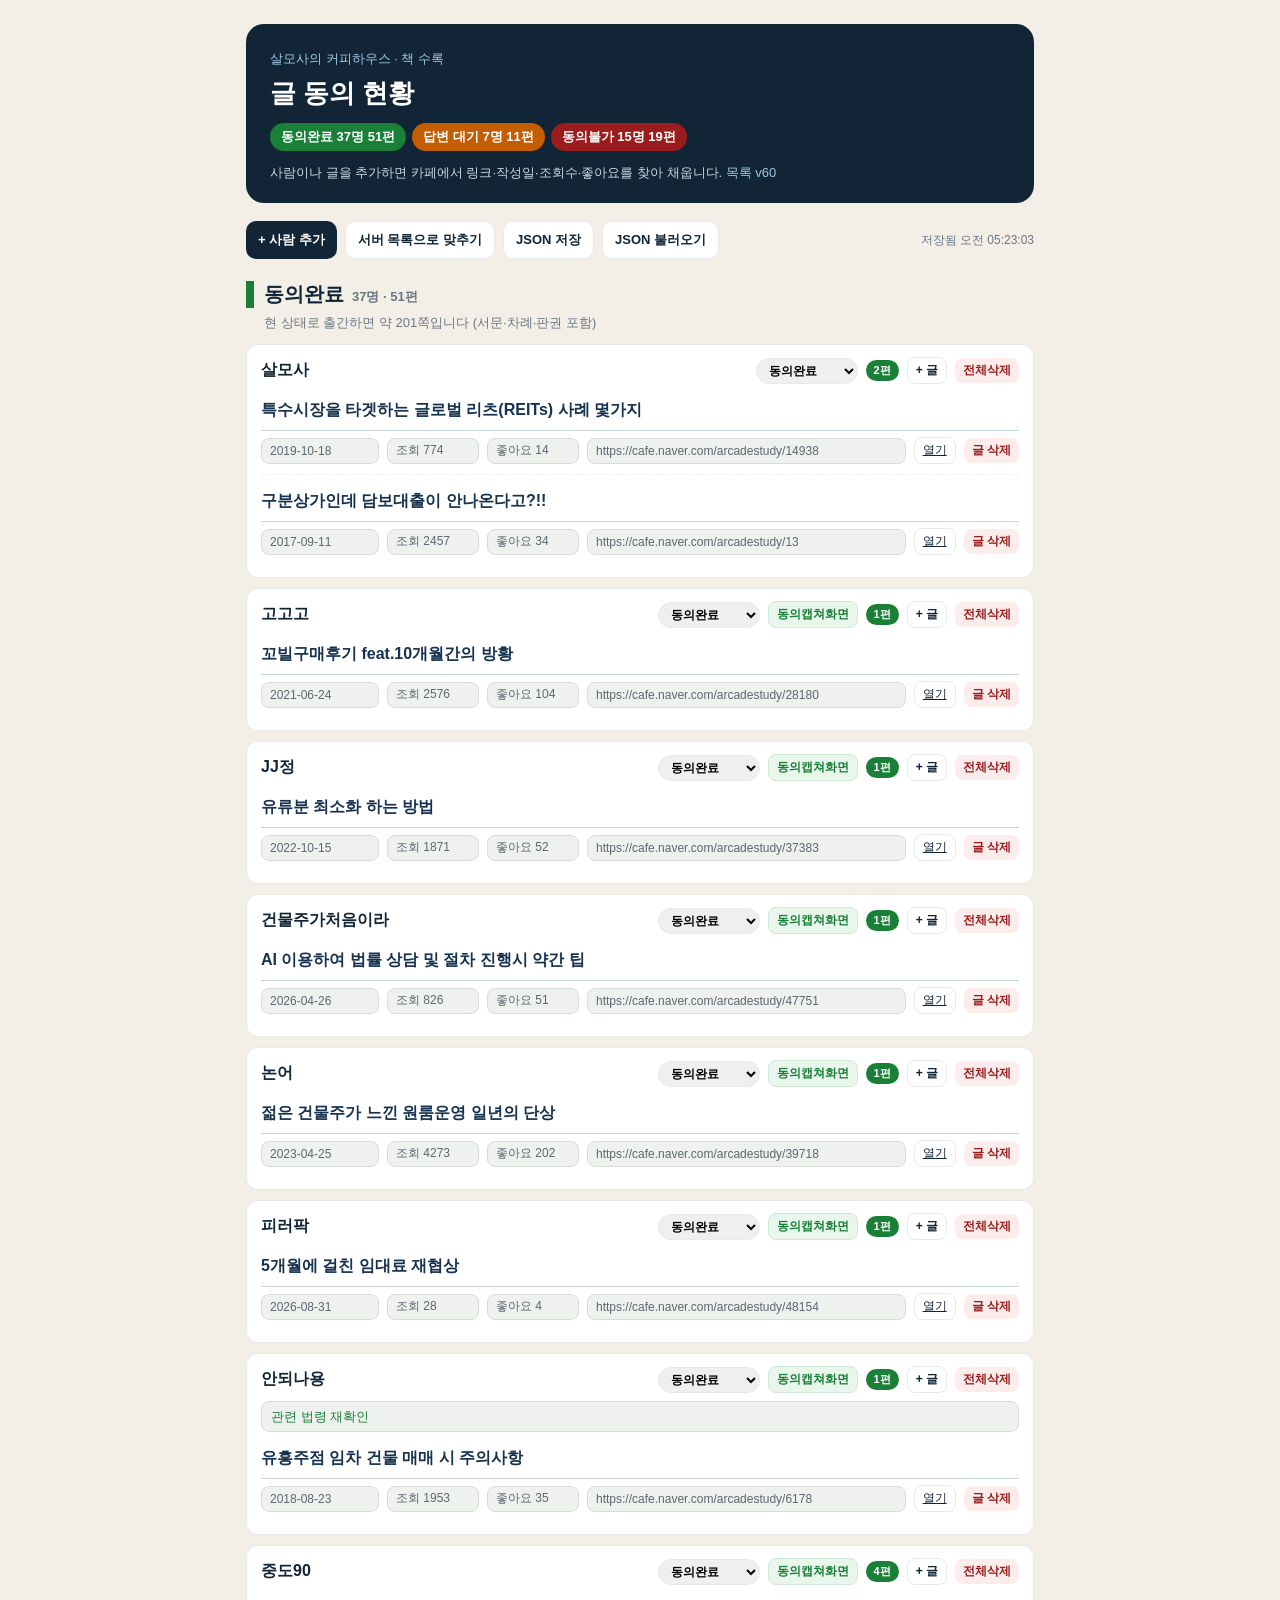
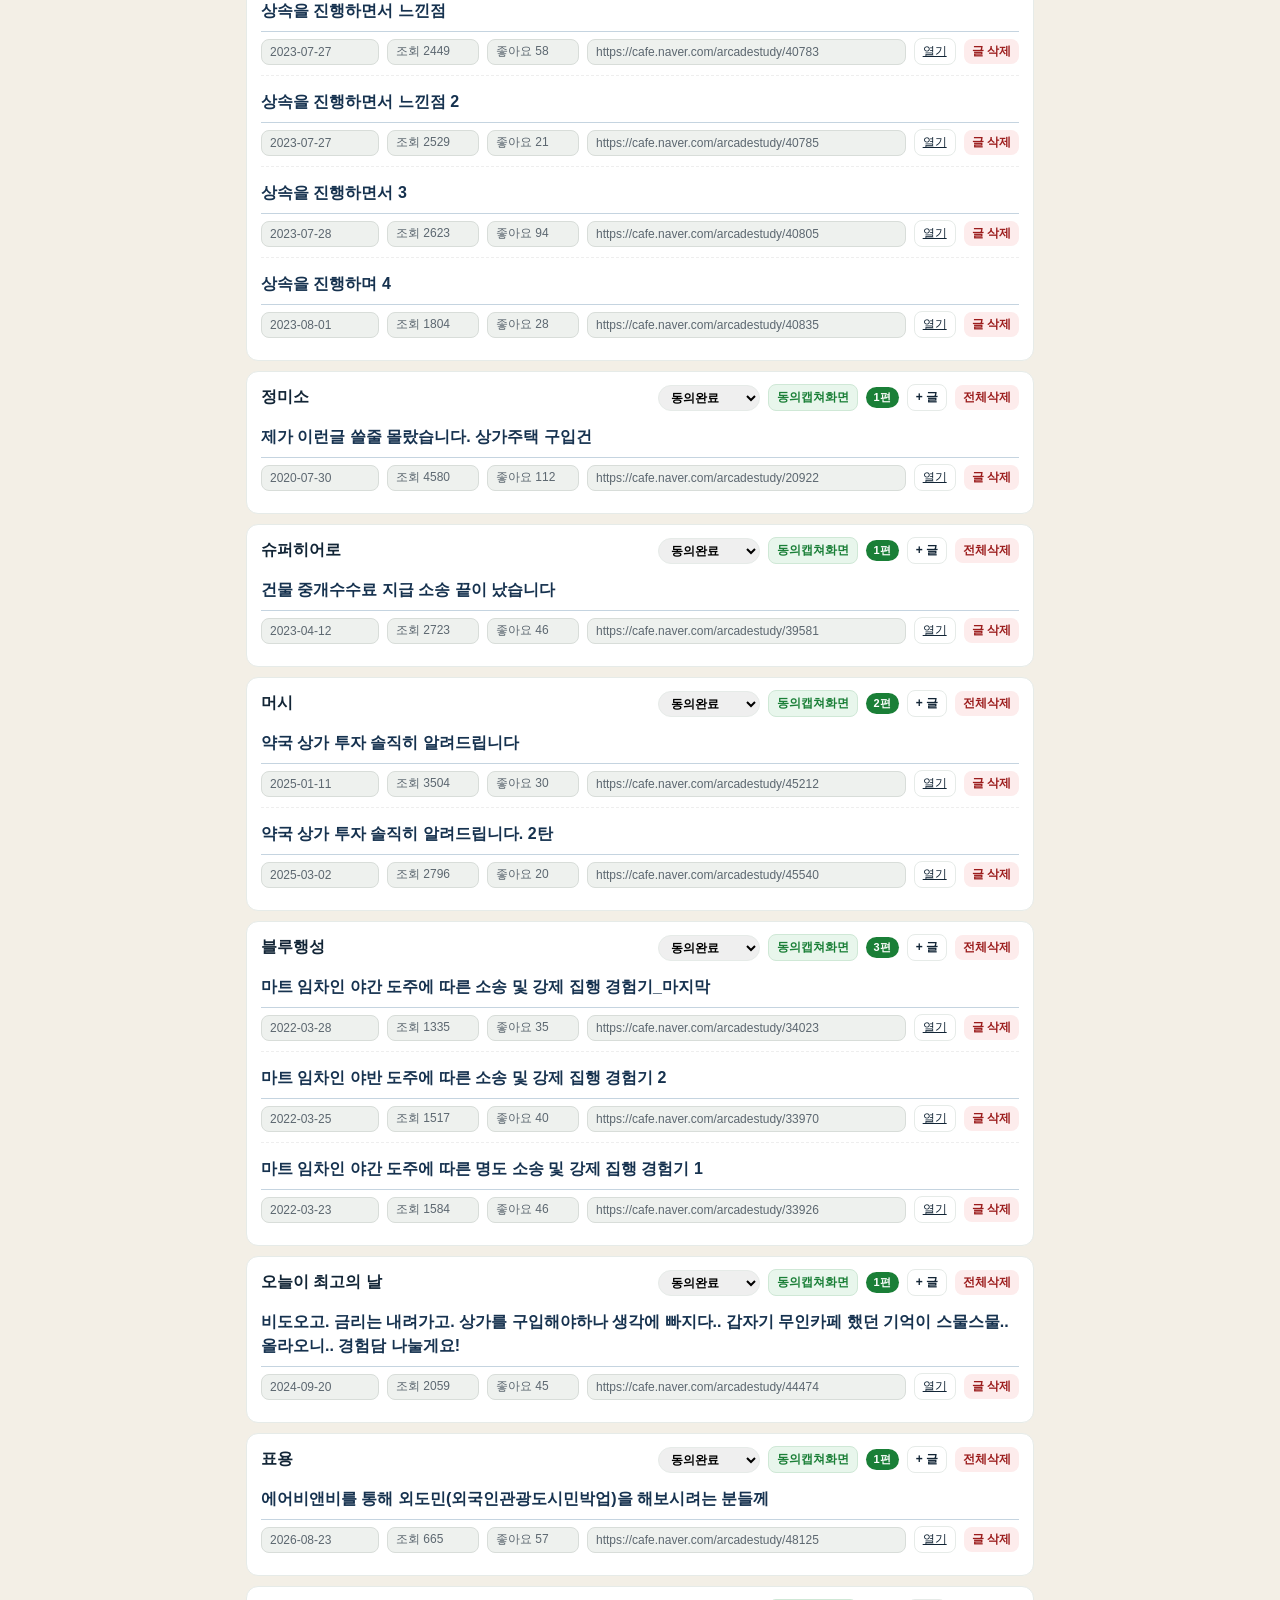
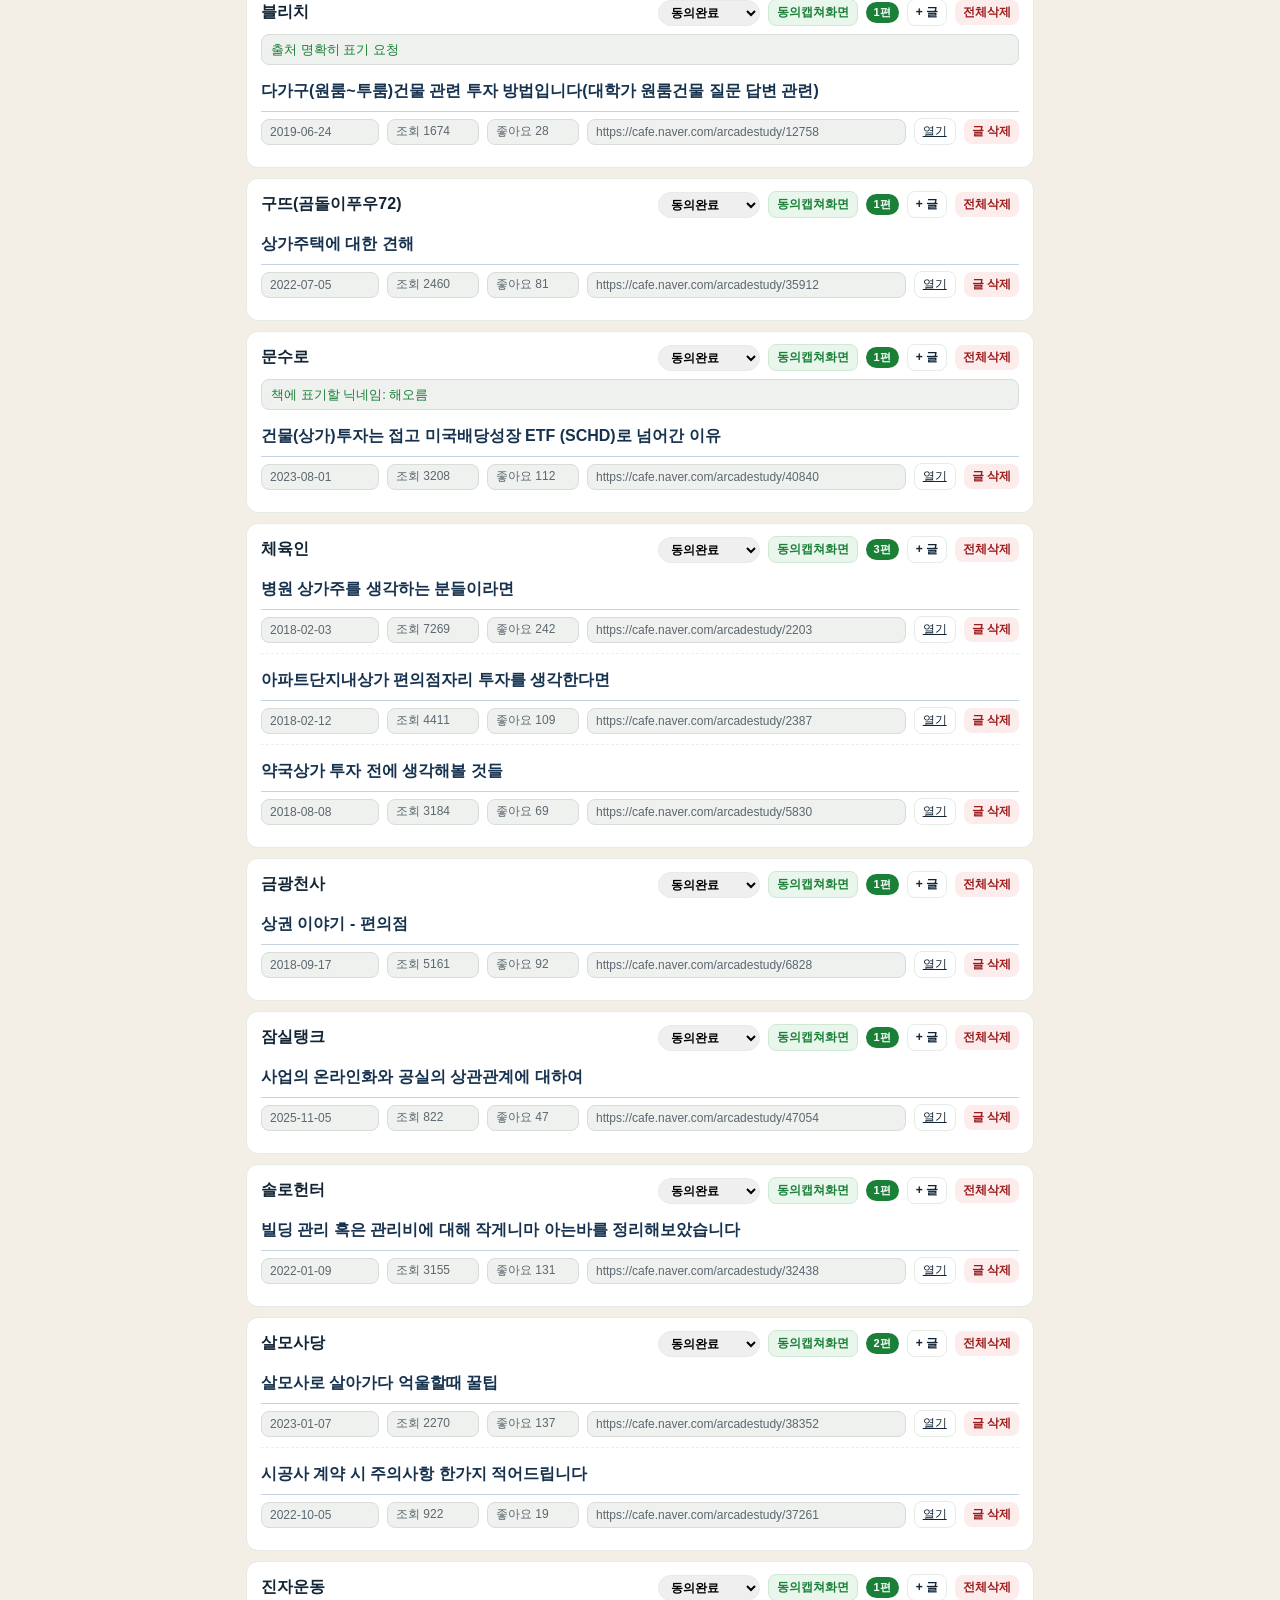
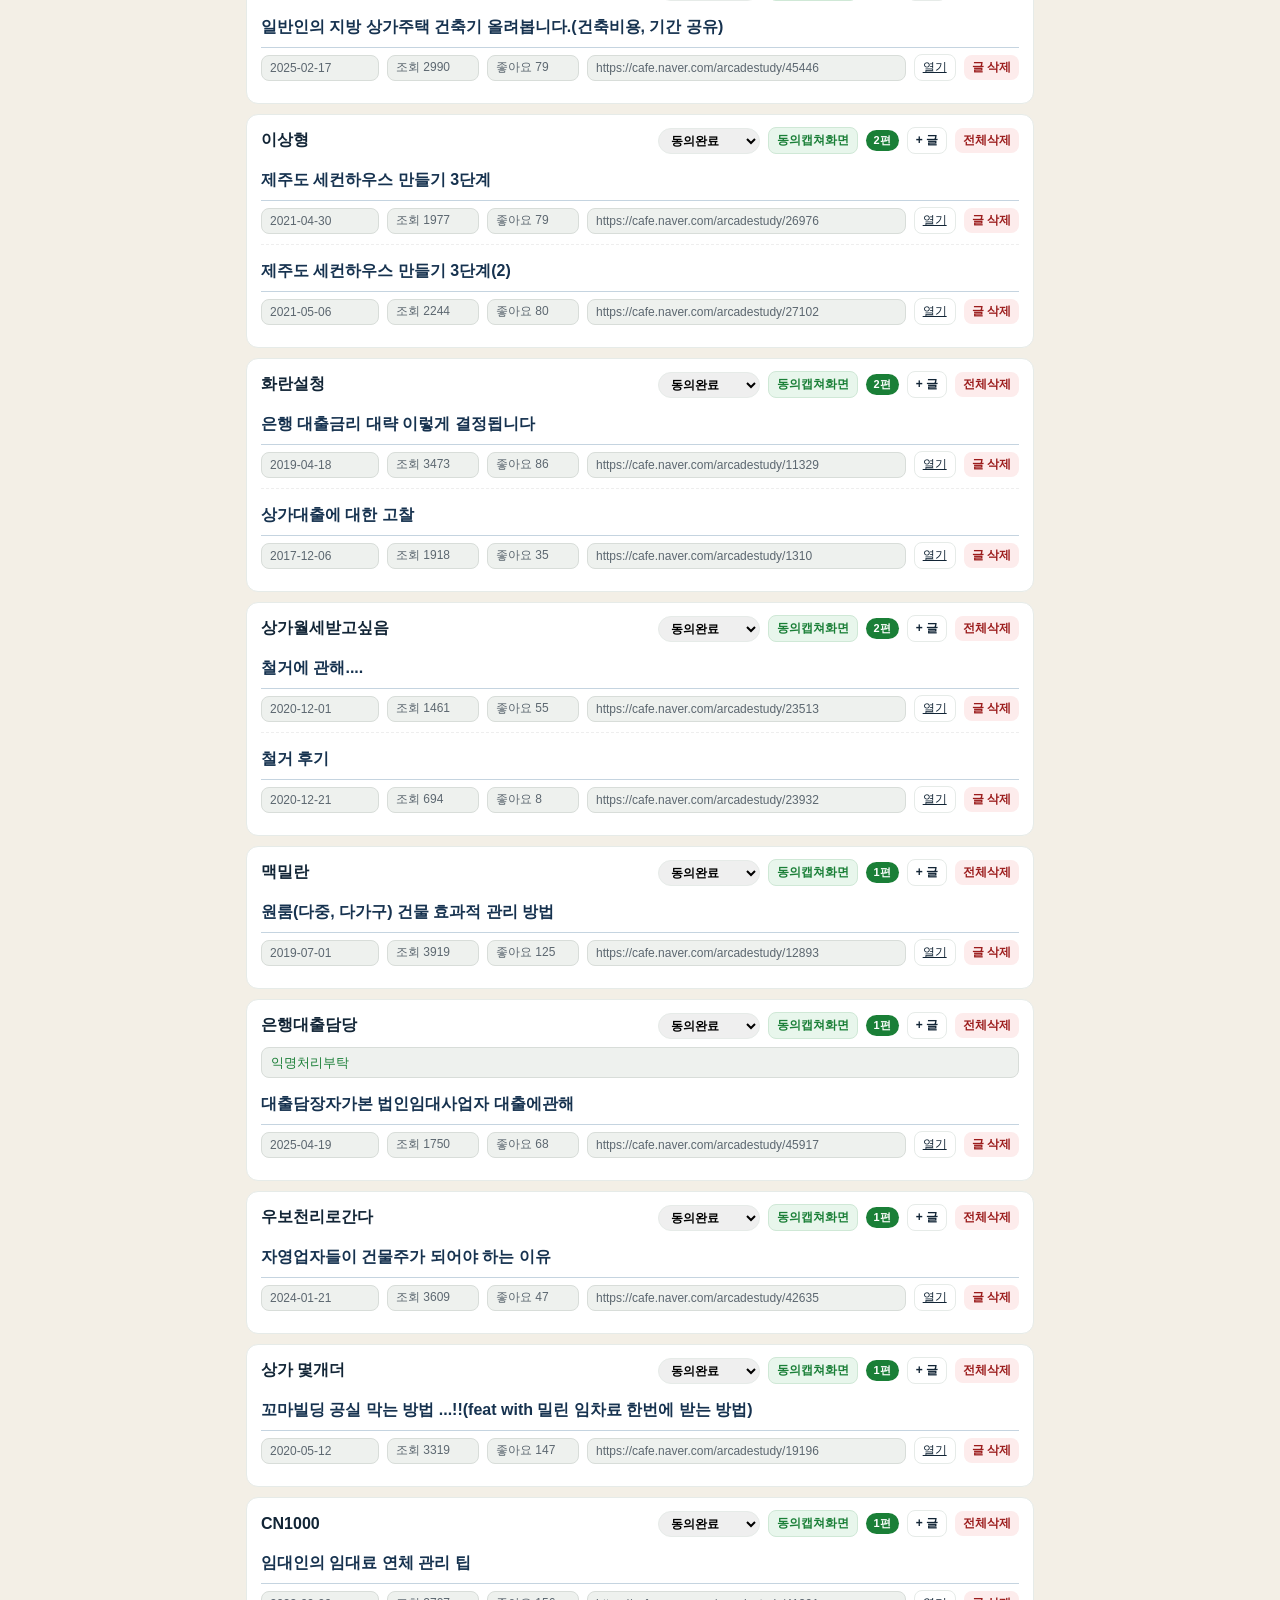
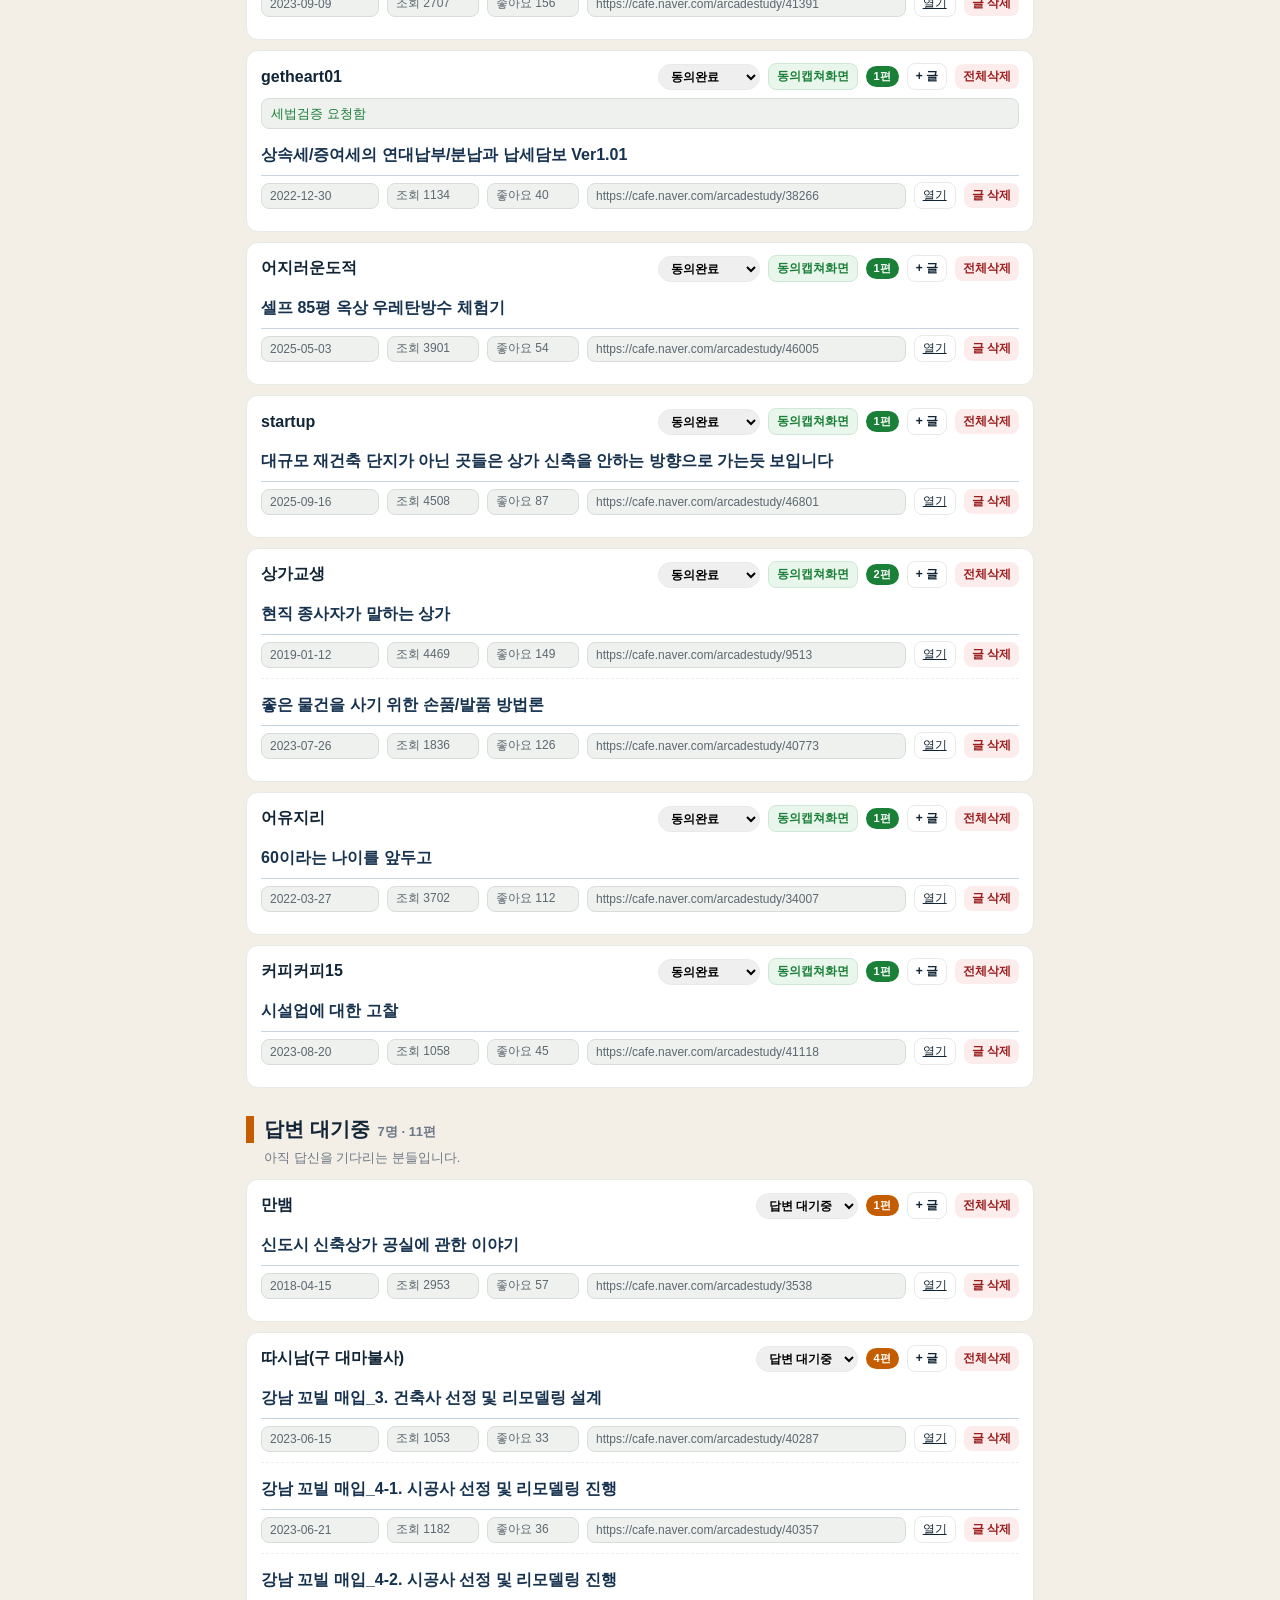
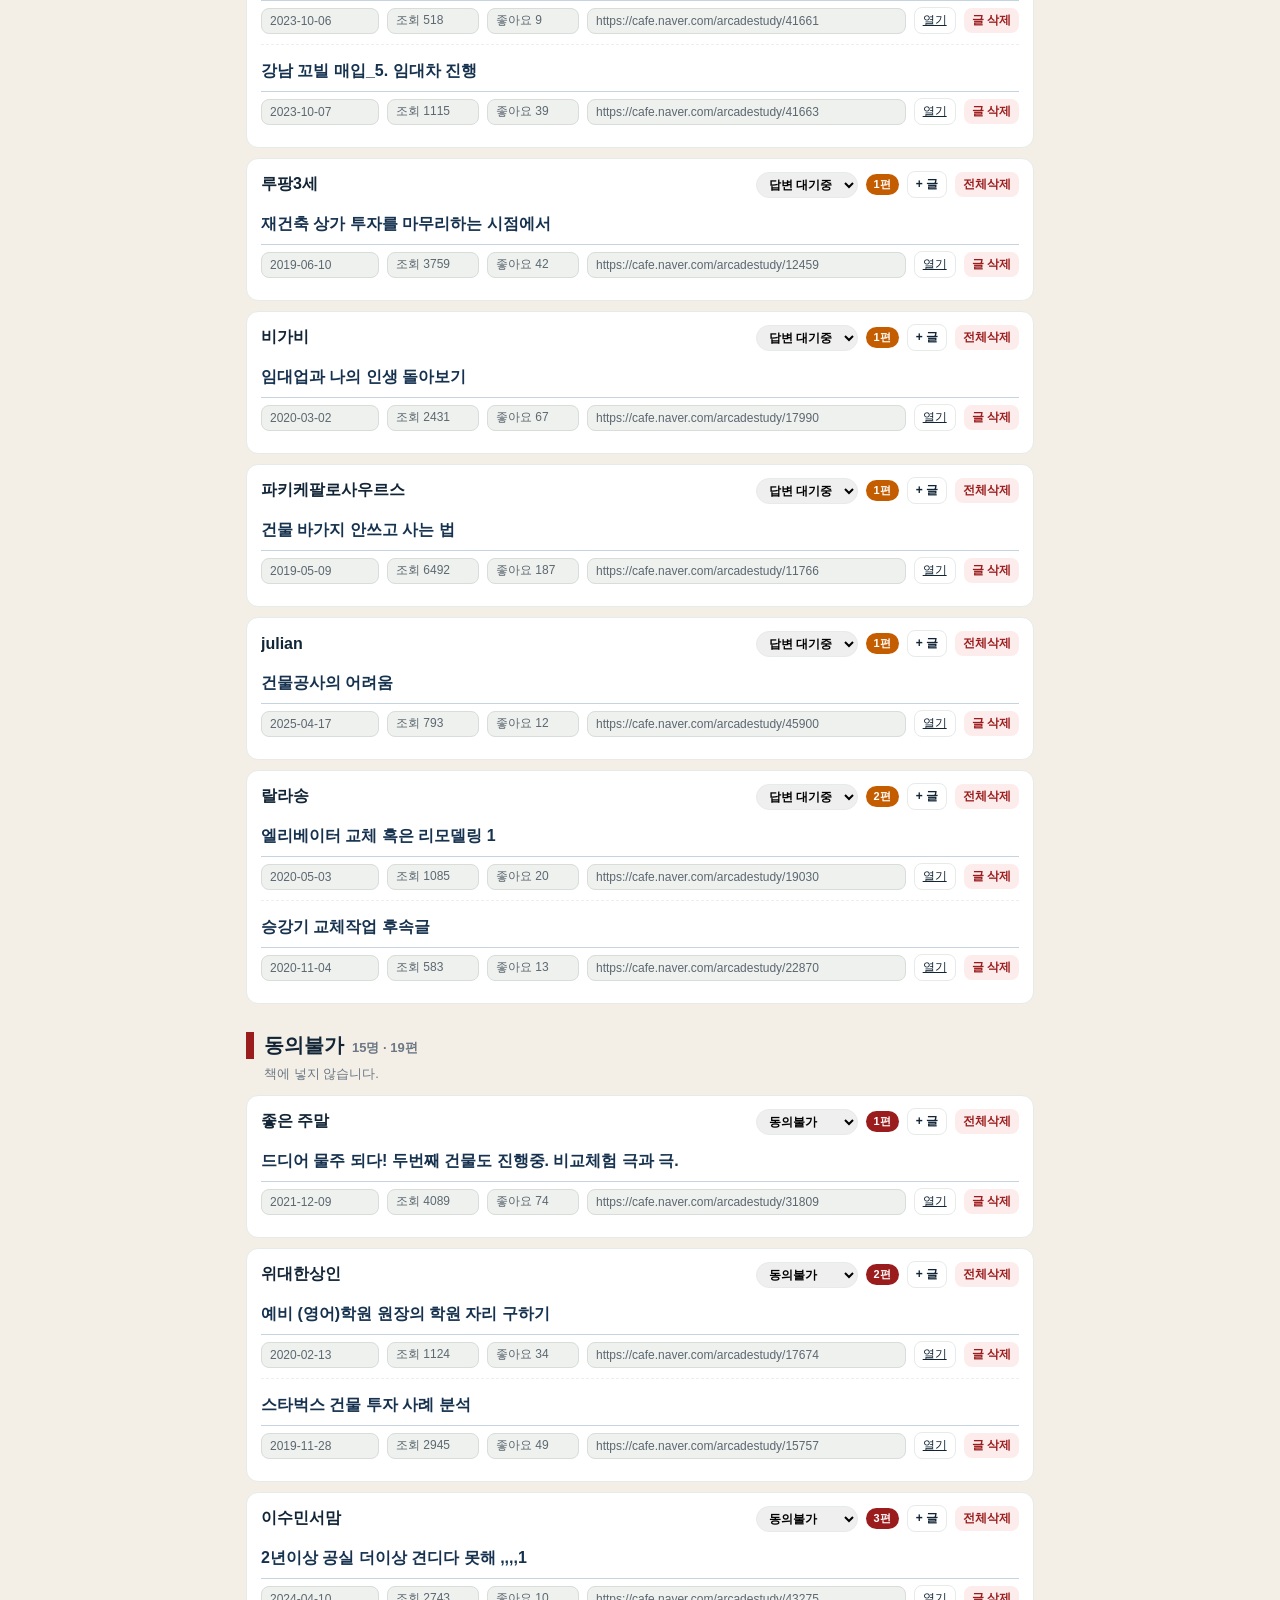
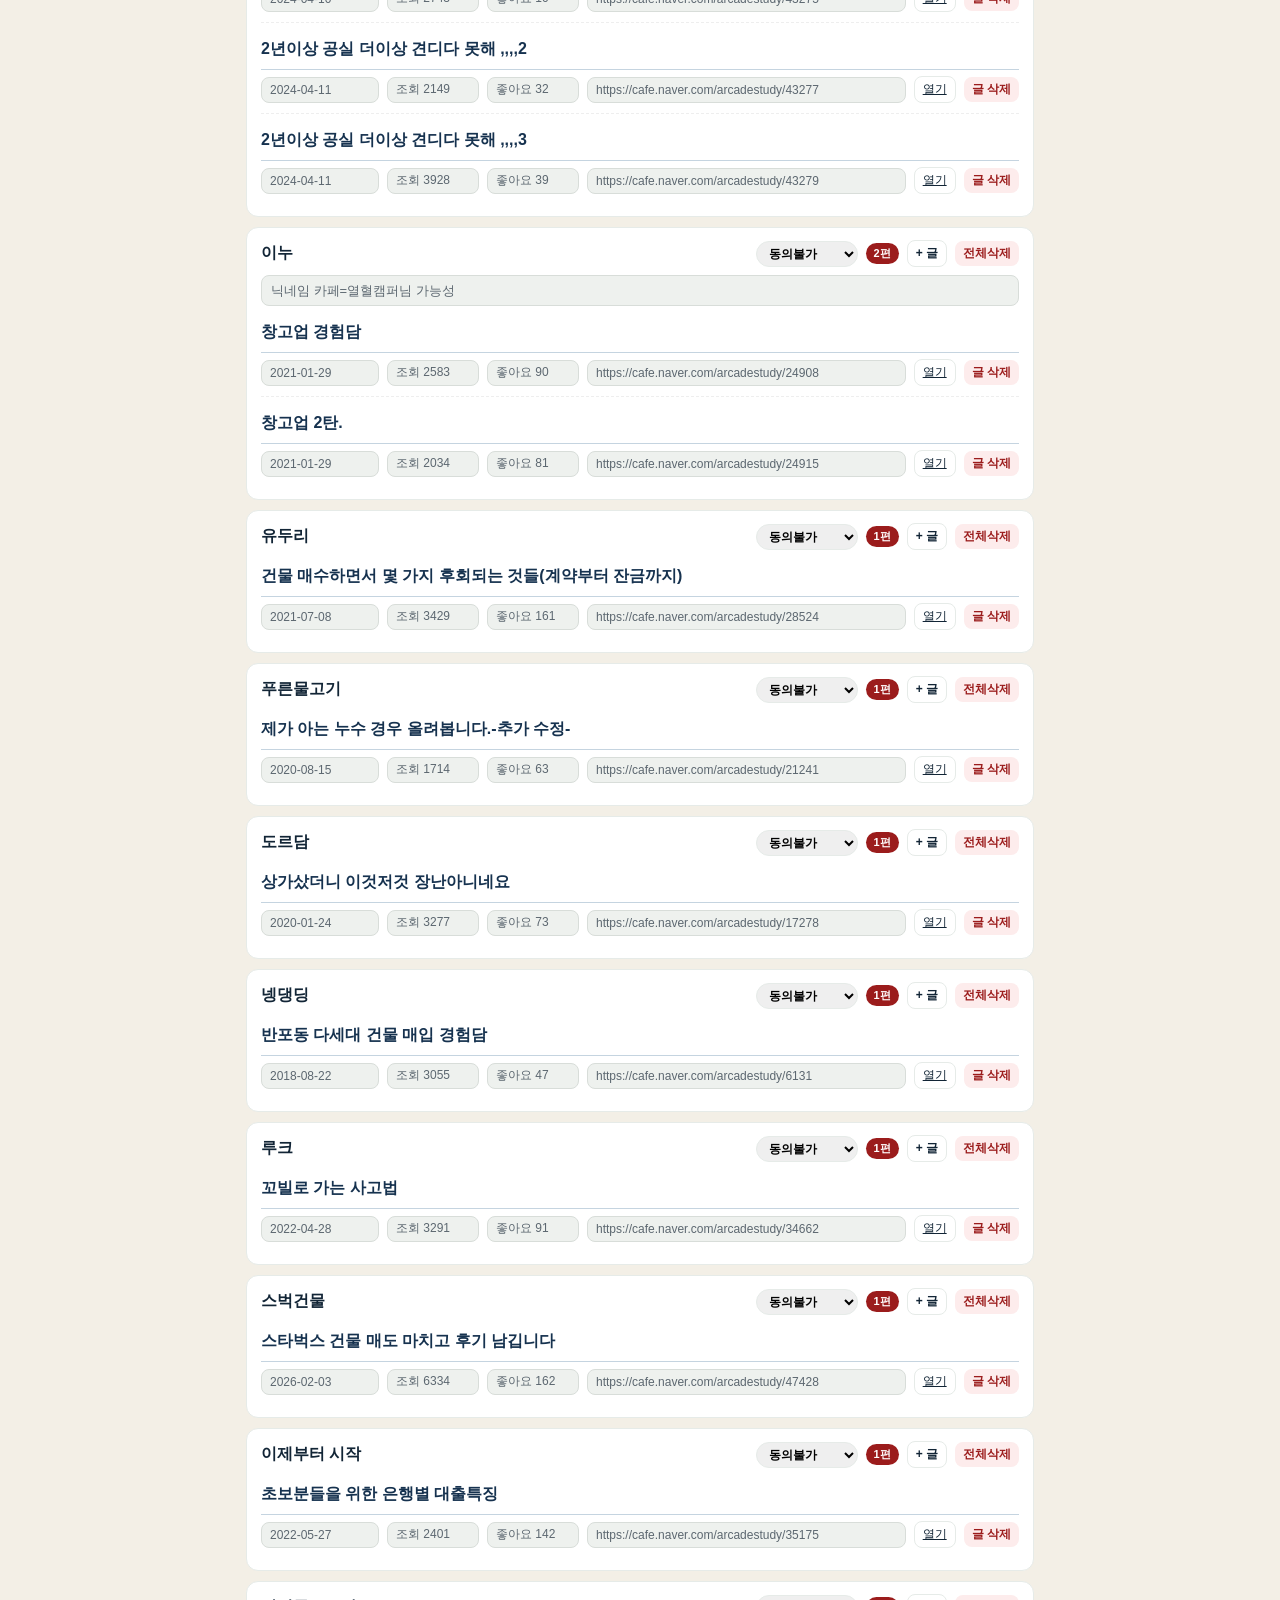
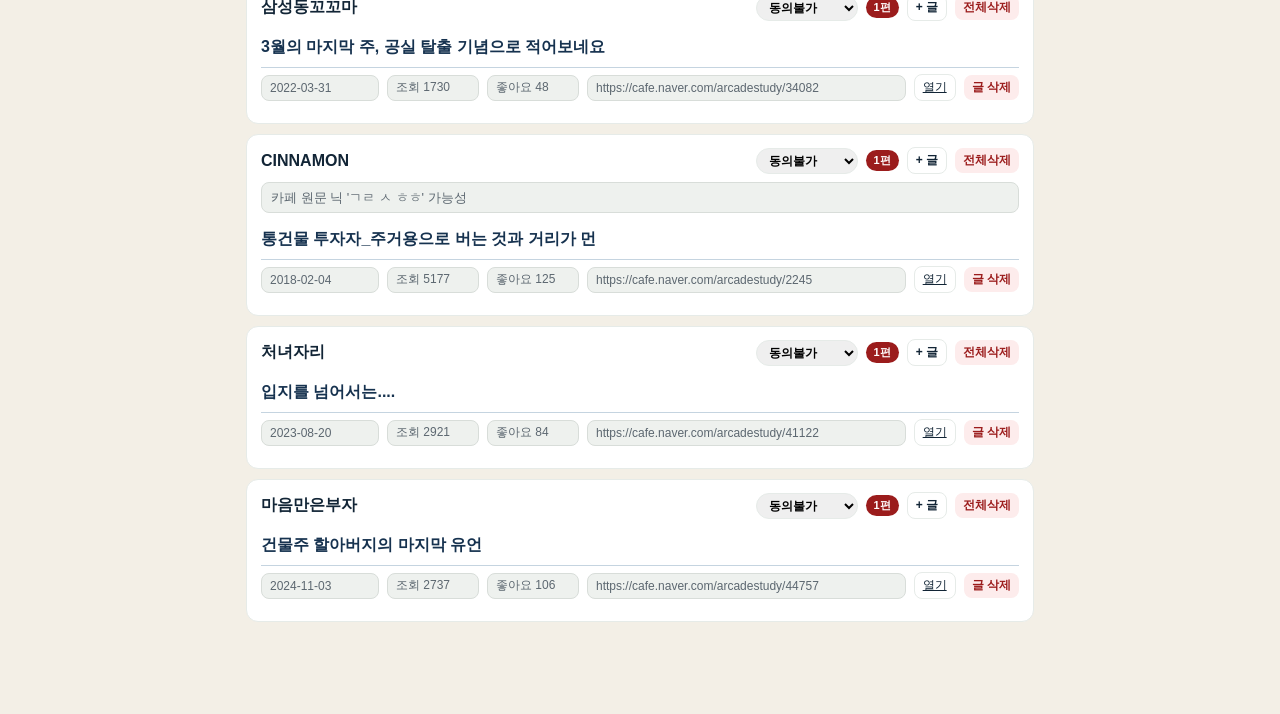
<file: now.html>
<!DOCTYPE html>
<html lang="ko">
<head>
<meta charset="utf-8">
<meta name="viewport" content="width=device-width, initial-scale=1">
<title>살모사 책 수록 동의 현황</title>
<meta name="robots" content="noindex,nofollow" />
<meta http-equiv="Cache-Control" content="no-cache, no-store, must-revalidate" />
<meta http-equiv="Pragma" content="no-cache" />
<meta http-equiv="Expires" content="0" />
<style>
:root {
  --bg: #f3efe6; --ink: #122536; --muted: #6b7785; --line: #e6ebe8;
  --ok: #1a7f37; --wait: #c45c00; --no: #9b1c1c; --card: #fff; --lock: #eef1ee;
}
* { box-sizing: border-box; }
body { margin:0; background:var(--bg); color:var(--ink); font-family:"Apple SD Gothic Neo",Pretendard,"Malgun Gothic",sans-serif; }
.wrap { max-width: 820px; margin: 0 auto; padding: 24px 16px 64px; }
.hero { background:var(--ink); color:#fff; border-radius:18px; padding:26px 24px 20px; margin-bottom:18px; }
.hero .kicker { font-size:13px; color:#9ec9e6; }
.hero h1 { font-size:26px; margin:8px 0 12px; }
.pills { display:flex; flex-wrap:wrap; gap:6px; }
.pill { border-radius:999px; padding:5px 11px; font-size:13px; font-weight:700; color:#fff; }
.pill.ok { background:var(--ok); } .pill.wait { background:var(--wait); } .pill.no { background:var(--no); }
.hero p { font-size:13px; color:#c9d7e3; margin:12px 0 0; line-height:1.55; }
.toolbar { display:flex; flex-wrap:wrap; gap:8px; margin:0 0 22px; }
button, .btn { appearance:none; border:0; cursor:pointer; font-family:inherit; font-size:13px; font-weight:700; border-radius:10px; padding:9px 12px; }
.btn-primary { background:var(--ink); color:#fff; }
.btn-ghost { background:#fff; color:var(--ink); border:1px solid var(--line); }
.btn-danger { background:#fdecec; color:var(--no); }
.btn-tiny { padding:4px 8px; font-size:12px; border-radius:8px; }
.saved { font-size:12px; color:var(--muted); align-self:center; margin-left:auto; }
.section { margin:0 0 28px; }
.section-title { font-size:20px; font-weight:800; border-left:8px solid; padding-left:10px; margin:0 0 6px; }
.section.ok .section-title { border-color:var(--ok); }
.section.wait .section-title { border-color:var(--wait); }
.section.no .section-title { border-color:var(--no); }
.section-sub { font-size:13px; color:var(--muted); margin:0 0 12px 18px; }
.card { background:var(--card); border:1px solid var(--line); border-radius:12px; padding:12px 14px; margin:0 0 10px; }
.card-head { display:flex; gap:8px; align-items:center; flex-wrap:wrap; }
.nick { font-size:16px; font-weight:800; border:0; background:transparent; width:160px; min-width:120px; flex:1; outline:none; color:var(--ink); padding:2px 0; }
.nick:focus { background:#f7faf8; border-radius:6px; padding-left:6px; }
select.status { font-family:inherit; font-size:12px; font-weight:700; border-radius:999px; padding:4px 8px; border:1px solid var(--line); }
.cap-btn { background:#e8f6ec; color:var(--ok); border:1px solid #cfe8d6; }
.cap-frame { width:min(420px,100%); max-height:82vh; overflow:auto; }
.cap-frame img { width:100%; border-radius:12px; display:block; margin:0 0 10px; }
.note { width:100%; margin-top:8px; border:1px solid #d8ddd9; border-radius:8px; font-family:inherit; font-size:13px; padding:7px 9px; color:#5c6770; background:var(--lock); cursor:default; }
.note.request { color:#1a7f37; }
.post { padding:10px 0; border-bottom:1px dashed #eee; }
.post:last-child { border-bottom:0; }
.title { width:100%; max-width:100%; box-sizing:border-box; border:0; border-bottom:1px solid #c5d4e0; background:transparent; font-family:inherit; font-size:16px; font-weight:600; color:#16324f; padding:4px 0 8px; outline:none; display:block; white-space:normal; overflow:visible; overflow-wrap:break-word; word-break:break-word; word-wrap:break-word; line-height:1.5; height:auto; min-height:0; }
.meta { display:flex; gap:8px; margin-top:6px; flex-wrap:wrap; align-items:center; }
.meta input {
  border:1px solid #d8ddd9; border-radius:8px; font-family:inherit; font-size:12px;
  padding:5px 8px; color:#5c6770; background:var(--lock); cursor:default;
}
.meta input.date { width:118px; }
.meta input.views, .meta input.likes { width:92px; }
.meta input.link { flex:1; min-width:140px; }
.empty { color:var(--muted); font-size:13px; padding:8px 0; }
.modal-bg { position:fixed; inset:0; background:rgba(18,37,54,.45); display:none; align-items:center; justify-content:center; padding:16px; z-index:20; }
.modal-bg.show { display:flex; }
.modal { background:#fff; border-radius:16px; padding:20px; width:min(440px,100%); }
.modal h2 { margin:0 0 12px; font-size:18px; }
.modal label { display:block; font-size:12px; color:var(--muted); margin:8px 0 4px; }
.modal input, .modal select { width:100%; font-family:inherit; font-size:14px; border:1px solid var(--line); border-radius:10px; padding:8px 10px; }
.modal .row { display:flex; gap:8px; margin-top:14px; justify-content:flex-end; }
.count { font-size:13px; color:var(--muted); font-weight:600; margin-left:8px; }
.finding { color:#c45c00; font-size:13px; }
</style>
</head>
<body>
<div class="wrap">
  <div class="hero">
    <div class="kicker">살모사의 커피하우스 · 책 수록</div>
    <h1>글 동의 현황</h1>
    <div class="pills" id="pills"></div>
    <p>사람이나 글을 추가하면 카페에서 링크·작성일·조회수·좋아요를 찾아 채웁니다. <span style="color:#9ec9e6">목록 v60</span></p>
  </div>
  <div class="toolbar">
    <button class="btn-primary" id="addPerson">+ 사람 추가</button>
    <button class="btn-ghost" id="syncBtn">서버 목록으로 맞추기</button>
    <button class="btn-ghost" id="exportBtn">JSON 저장</button>
    <button class="btn-ghost" id="importBtn">JSON 불러오기</button>
    <input type="file" id="file" accept="application/json" hidden>
    <span class="saved" id="saved">저장됨</span>
  </div>
  <div id="app"></div>
</div>
<div class="modal-bg" id="modal">
  <div class="modal">
    <h2>사람 추가</h2>
    <label>닉네임</label>
    <input id="m-author" placeholder="예: 잠실탱크">
    <label>동의 상태</label>
    <select id="m-status">
      <option>동의완료</option>
      <option selected>답변 대기중</option>
      <option>동의불가</option>
    </select>
    <label>글 제목</label>
    <input id="m-title" placeholder="따옴표 없이 제목만">
    <label>메모 (선택)</label>
    <input id="m-note" placeholder="예: 익명처리부탁">
    <div class="row">
      <button class="btn-ghost" id="m-cancel">취소</button>
      <button class="btn-primary" id="m-ok">추가</button>
    </div>
    <div class="finding" id="m-msg" style="margin-top:10px;"></div>
  </div>
</div>
<div class="modal-bg" id="capModal">
  <div class="modal">
    <h2 id="cap-title">동의 채팅 캡쳐</h2>
    <div class="cap-frame" id="cap-imgs"></div>
    <div class="row">
      <button class="btn-ghost" type="button" id="cap-close">닫기</button>
    </div>
  </div>
</div>
<div class="modal-bg" id="ask">
  <div class="modal">
    <h2 id="ask-msg">정말 수정하시겠습니까?</h2>
    <div class="row">
      <button class="btn-ghost" type="button" id="ask-no">취소</button>
      <button class="btn-primary" type="button" id="ask-yes">확인</button>
    </div>
  </div>
</div>
<script>
const SEED = [{"id": "14938", "status": "동의완료", "author": "살모사", "note": "", "title": "특수시장을 타겟하는 글로벌 리츠(REITs) 사례 몇가지", "date": "2019-10-18", "likes": 14, "views": 774, "link": "https://cafe.naver.com/arcadestudy/14938", "movedAt": 1793771024581}, {"id": "13", "status": "동의완료", "author": "살모사", "note": "", "title": "구분상가인데 담보대출이 안나온다고?!!", "date": "2017-09-11", "likes": 34, "views": 2457, "link": "https://cafe.naver.com/arcadestudy/13", "movedAt": 1793771024581}, {"id": "47054", "status": "동의완료", "author": "잠실탱크", "note": "", "title": "사업의 온라인화와 공실의 상관관계에 대하여", "date": "2025-11-05", "likes": 47, "views": 822, "link": "https://cafe.naver.com/arcadestudy/47054", "hangul": 1210}, {"id": "32438", "status": "동의완료", "author": "솔로헌터", "note": "", "title": "빌딩 관리 혹은 관리비에 대해 작게니마 아는바를 정리해보았습니다", "date": "2022-01-09", "likes": 131, "views": 3155, "link": "https://cafe.naver.com/arcadestudy/32438", "hangul": 1799}, {"id": "38352", "status": "동의완료", "author": "살모사당", "note": "", "title": "살모사로 살아가다 억울할때 꿀팁", "date": "2023-01-07", "likes": 137, "views": 2270, "link": "https://cafe.naver.com/arcadestudy/38352", "hangul": 796}, {"id": "37261", "status": "동의완료", "author": "살모사당", "note": "", "title": "시공사 계약 시 주의사항 한가지 적어드립니다", "date": "2022-10-05", "likes": 19, "views": 922, "link": "https://cafe.naver.com/arcadestudy/37261", "hangul": 744}, {"id": "45446", "status": "동의완료", "author": "진자운동", "note": "", "title": "일반인의 지방 상가주택 건축기 올려봅니다.(건축비용, 기간 공유)", "date": "2025-02-17", "likes": 79, "views": 2990, "link": "https://cafe.naver.com/arcadestudy/45446", "hangul": 4420}, {"id": "26976", "status": "동의완료", "author": "이상형", "note": "", "title": "제주도 세컨하우스 만들기 3단계", "date": "2021-04-30", "likes": 79, "views": 1977, "link": "https://cafe.naver.com/arcadestudy/26976", "hangul": 795}, {"id": "27102", "status": "동의완료", "author": "이상형", "note": "", "title": "제주도 세컨하우스 만들기 3단계(2)", "date": "2021-05-06", "likes": 80, "views": 2244, "link": "https://cafe.naver.com/arcadestudy/27102", "hangul": 2087}, {"id": "11329", "status": "동의완료", "author": "화란설청", "note": "", "title": "은행 대출금리 대략 이렇게 결정됩니다", "date": "2019-04-18", "likes": 86, "views": 3473, "link": "https://cafe.naver.com/arcadestudy/11329", "hangul": 895}, {"id": "1310", "status": "동의완료", "author": "화란설청", "note": "", "title": "상가대출에 대한 고찰", "date": "2017-12-06", "likes": 35, "views": 1918, "link": "https://cafe.naver.com/arcadestudy/1310", "hangul": 1386}, {"id": "23513", "status": "동의완료", "author": "상가월세받고싶음", "note": "", "title": "철거에 관해....", "date": "2020-12-01", "likes": 55, "views": 1461, "link": "https://cafe.naver.com/arcadestudy/23513", "hangul": 997}, {"id": "23932", "status": "동의완료", "author": "상가월세받고싶음", "note": "", "title": "철거 후기", "date": "2020-12-21", "likes": 8, "views": 694, "link": "https://cafe.naver.com/arcadestudy/23932", "hangul": 518}, {"id": "12893", "status": "동의완료", "author": "맥밀란", "note": "", "title": "원룸(다중, 다가구) 건물 효과적 관리 방법", "date": "2019-07-01", "likes": 125, "views": 3919, "link": "https://cafe.naver.com/arcadestudy/12893", "hangul": 2454}, {"id": "45917", "status": "동의완료", "author": "은행대출담당", "note": "익명처리부탁", "title": "대출담장자가본 법인임대사업자 대출에관해", "date": "2025-04-19", "likes": 68, "views": 1750, "link": "https://cafe.naver.com/arcadestudy/45917", "hangul": 2667}, {"id": "42635", "status": "동의완료", "author": "우보천리로간다", "note": "", "title": "자영업자들이 건물주가 되어야 하는 이유", "date": "2024-01-21", "likes": 47, "views": 3609, "link": "https://cafe.naver.com/arcadestudy/42635", "hangul": 1282}, {"id": "19196", "status": "동의완료", "author": "상가 몇개더", "note": "", "title": "꼬마빌딩 공실 막는 방법 ...!!(feat with 밀린 임차료 한번에 받는 방법)", "date": "2020-05-12", "likes": 147, "views": 3319, "link": "https://cafe.naver.com/arcadestudy/19196", "hangul": 1074}, {"id": "41391", "status": "동의완료", "author": "CN1000", "note": "", "title": "임대인의 임대료 연체 관리 팁", "date": "2023-09-09", "likes": 156, "views": 2707, "link": "https://cafe.naver.com/arcadestudy/41391", "hangul": 1803}, {"id": "38266", "status": "동의완료", "author": "getheart01", "note": "세법검증 요청함", "title": "상속세/증여세의 연대납부/분납과 납세담보 Ver1.01", "date": "2022-12-30", "likes": 40, "views": 1134, "link": "https://cafe.naver.com/arcadestudy/38266", "hangul": 1492}, {"id": "46005", "status": "동의완료", "author": "어지러운도적", "note": "", "title": "셀프 85평 옥상 우레탄방수 체험기", "date": "2025-05-03", "likes": 54, "views": 3901, "link": "https://cafe.naver.com/arcadestudy/46005", "hangul": 1178}, {"id": "46801", "status": "동의완료", "author": "startup", "note": "", "title": "대규모 재건축 단지가 아닌 곳들은 상가 신축을 안하는 방향으로 가는듯 보입니다", "date": "2025-09-16", "likes": 87, "views": 4508, "link": "https://cafe.naver.com/arcadestudy/46801", "hangul": 1649}, {"id": "9513", "status": "동의완료", "author": "상가교생", "note": "", "title": "현직 종사자가 말하는 상가", "date": "2019-01-12", "likes": 149, "views": 4469, "link": "https://cafe.naver.com/arcadestudy/9513", "hangul": 1307}, {"id": "40773", "status": "동의완료", "author": "상가교생", "note": "", "title": "좋은 물건을 사기 위한 손품/발품 방법론", "date": "2023-07-26", "likes": 126, "views": 1836, "link": "https://cafe.naver.com/arcadestudy/40773", "hangul": 2639}, {"id": "34007", "status": "동의완료", "author": "어유지리", "note": "", "title": "60이라는 나이를 앞두고", "date": "2022-03-27", "likes": 112, "views": 3702, "link": "https://cafe.naver.com/arcadestudy/34007", "hangul": 2079}, {"id": "41118", "status": "동의완료", "author": "커피커피15", "note": "", "title": "시설업에 대한 고찰", "date": "2023-08-20", "likes": 45, "views": 1058, "link": "https://cafe.naver.com/arcadestudy/41118", "hangul": 1077}, {"id": "2203", "status": "동의완료", "author": "체육인", "note": "", "title": "병원 상가주를 생각하는 분들이라면", "date": "2018-02-03", "likes": 242, "views": 7269, "link": "https://cafe.naver.com/arcadestudy/2203", "hangul": 1563, "movedAt": 1787354757150}, {"id": "2387", "status": "동의완료", "author": "체육인", "note": "", "title": "아파트단지내상가 편의점자리 투자를 생각한다면", "date": "2018-02-12", "likes": 109, "views": 4411, "link": "https://cafe.naver.com/arcadestudy/2387", "hangul": 2133, "movedAt": 1787354757150}, {"id": "5830", "status": "동의완료", "author": "체육인", "note": "", "title": "약국상가 투자 전에 생각해볼 것들", "date": "2018-08-08", "likes": 69, "views": 3184, "link": "https://cafe.naver.com/arcadestudy/5830", "hangul": 1247, "movedAt": 1787354757150}, {"id": "44474", "status": "동의완료", "author": "오늘이 최고의 날", "note": "", "title": "비도오고. 금리는 내려가고. 상가를  구입해야하나 생각에 빠지다.. 갑자기 무인카페 했던 기억이 스물스물.. 올라오니.. 경험담 나눌게요!", "date": "2024-09-20", "likes": 45, "views": 2059, "link": "https://cafe.naver.com/arcadestudy/44474", "hangul": 1119, "movedAt": 1787549462346}, {"id": "40287", "status": "답변 대기중", "author": "따시남(구 대마불사)", "note": "", "title": "강남 꼬빌 매입_3. 건축사 선정 및 리모델링 설계", "date": "2023-06-15", "likes": 33, "views": 1053, "link": "https://cafe.naver.com/arcadestudy/40287", "hangul": 1627, "movedAt": 1787555494224}, {"id": "40357", "status": "답변 대기중", "author": "따시남(구 대마불사)", "note": "", "title": "강남 꼬빌 매입_4-1. 시공사 선정 및 리모델링 진행", "date": "2023-06-21", "likes": 36, "views": 1182, "link": "https://cafe.naver.com/arcadestudy/40357", "hangul": 2176, "movedAt": 1787555494224}, {"id": "41661", "status": "답변 대기중", "author": "따시남(구 대마불사)", "note": "", "title": "강남 꼬빌 매입_4-2. 시공사 선정 및 리모델링 진행", "date": "2023-10-06", "likes": 9, "views": 518, "link": "https://cafe.naver.com/arcadestudy/41661", "hangul": 1089, "movedAt": 1787555494224}, {"id": "41663", "status": "답변 대기중", "author": "따시남(구 대마불사)", "note": "", "title": "강남 꼬빌 매입_5. 임대차 진행", "date": "2023-10-07", "likes": 39, "views": 1115, "link": "https://cafe.naver.com/arcadestudy/41663", "hangul": 1529, "movedAt": 1787555494224}, {"id": "34023", "status": "동의완료", "author": "블루행성", "note": "", "title": "마트 임차인 야간 도주에 따른 소송 및 강제 집행 경험기_마지막", "date": "2022-03-28", "likes": 35, "views": 1335, "link": "https://cafe.naver.com/arcadestudy/34023", "hangul": 4397, "movedAt": 1787569185828}, {"id": "33970", "status": "동의완료", "author": "블루행성", "note": "", "title": "마트 임차인 야반 도주에 따른 소송 및 강제 집행 경험기 2", "date": "2022-03-25", "likes": 40, "views": 1517, "link": "https://cafe.naver.com/arcadestudy/33970", "hangul": 2078, "movedAt": 1787569185828}, {"id": "33926", "status": "동의완료", "author": "블루행성", "note": "", "title": "마트 임차인 야간 도주에 따른 명도 소송 및 강제 집행 경험기 1", "date": "2022-03-23", "likes": 46, "views": 1584, "link": "https://cafe.naver.com/arcadestudy/33926", "hangul": 2449, "movedAt": 1787569185828}, {"id": "12459", "status": "답변 대기중", "author": "루팡3세", "note": "", "title": "재건축 상가 투자를 마무리하는 시점에서", "date": "2019-06-10", "likes": 42, "views": 3759, "link": "https://cafe.naver.com/arcadestudy/12459", "hangul": 3210}, {"id": "39718", "status": "동의완료", "author": "논어", "note": "", "title": "젊은 건물주가 느낀 원룸운영 일년의 단상", "date": "2023-04-25", "likes": 202, "views": 4273, "link": "https://cafe.naver.com/arcadestudy/39718", "hangul": 2320, "movedAt": 1788142054311}, {"id": "28524", "status": "동의불가", "author": "유두리", "note": "", "title": "건물 매수하면서 몇 가지 후회되는 것들(계약부터 잔금까지)", "date": "2021-07-08", "likes": 161, "views": 3429, "link": "https://cafe.naver.com/arcadestudy/28524", "hangul": 1142, "movedAt": 1788149091848}, {"id": "21241", "status": "동의불가", "author": "푸른물고기", "note": "", "title": "제가 아는 누수 경우 올려봅니다.-추가 수정-", "date": "2020-08-15", "likes": 63, "views": 1714, "link": "https://cafe.naver.com/arcadestudy/21241", "hangul": 1793, "movedAt": 1787884665724}, {"id": "24908", "status": "동의불가", "author": "이누", "note": "닉네임 카페=열혈캠퍼님 가능성", "title": "창고업 경험담", "date": "2021-01-29", "likes": 90, "views": 2583, "link": "https://cafe.naver.com/arcadestudy/24908", "hangul": 1651, "movedAt": 1788257226303}, {"id": "24915", "status": "동의불가", "author": "이누", "note": "닉네임 카페=열혈캠퍼님 가능성", "title": "창고업 2탄.", "date": "2021-01-29", "likes": 81, "views": 2034, "link": "https://cafe.naver.com/arcadestudy/24915", "hangul": 3373, "movedAt": 1788257226303}, {"id": "48125", "status": "동의완료", "author": "표용", "note": "", "title": "에어비앤비를 통해 외도민(외국인관광도시민박업)을 해보시려는 분들께", "date": "2026-08-23", "likes": 57, "views": 665, "link": "https://cafe.naver.com/arcadestudy/48125", "hangul": 2849, "movedAt": 1787486902658}, {"id": "47428", "status": "동의불가", "author": "스벅건물", "note": "", "title": "스타벅스 건물 매도 마치고 후기 남깁니다", "date": "2026-02-03", "likes": 162, "views": 6334, "link": "https://cafe.naver.com/arcadestudy/47428", "hangul": 924, "movedAt": 1787354757148}, {"id": "43275", "status": "동의불가", "author": "이수민서맘", "note": "", "title": "2년이상 공실 더이상 견디다 못해 ,,,,1", "date": "2024-04-10", "likes": 10, "views": 2743, "link": "https://cafe.naver.com/arcadestudy/43275", "hangul": 567, "movedAt": 1793679547055}, {"id": "43277", "status": "동의불가", "author": "이수민서맘", "note": "", "title": "2년이상 공실 더이상 견디다 못해 ,,,,2", "date": "2024-04-11", "likes": 32, "views": 2149, "link": "https://cafe.naver.com/arcadestudy/43277", "hangul": 946, "movedAt": 1793679547055}, {"id": "43279", "status": "동의불가", "author": "이수민서맘", "note": "", "title": "2년이상 공실 더이상 견디다 못해 ,,,,3", "date": "2024-04-11", "likes": 39, "views": 3928, "link": "https://cafe.naver.com/arcadestudy/43279", "hangul": 744, "movedAt": 1793679547055}, {"id": "34662", "status": "동의불가", "author": "루크", "note": "", "title": "꼬빌로 가는 사고법", "date": "2022-04-28", "likes": 91, "views": 3291, "link": "https://cafe.naver.com/arcadestudy/34662", "hangul": 1513, "movedAt": 1787638933271}, {"id": "17990", "status": "답변 대기중", "author": "비가비", "note": "", "title": "임대업과 나의 인생 돌아보기", "date": "2020-03-02", "likes": 67, "views": 2431, "link": "https://cafe.naver.com/arcadestudy/17990", "hangul": 2149}, {"id": "35912", "status": "동의완료", "author": "구뜨(곰돌이푸우72)", "note": "", "title": "상가주택에 대한 견해", "date": "2022-07-05", "likes": 81, "views": 2460, "link": "https://cafe.naver.com/arcadestudy/35912", "hangul": 2727, "movedAt": 1787411323415}, {"id": "28180", "status": "동의완료", "author": "고고고", "note": "", "title": "꼬빌구매후기 feat.10개월간의 방황", "date": "2021-06-24", "likes": 104, "views": 2576, "link": "https://cafe.naver.com/arcadestudy/28180", "hangul": 1834, "movedAt": 1793679217677}, {"id": "17278", "status": "동의불가", "author": "도르담", "note": "", "title": "상가샀더니 이것저것 장난아니네요", "date": "2020-01-24", "likes": 73, "views": 3277, "link": "https://cafe.naver.com/arcadestudy/17278", "hangul": 1766, "movedAt": 1787746339600}, {"id": "11766", "status": "답변 대기중", "author": "파키케팔로사우르스", "note": "", "title": "건물 바가지 안쓰고 사는 법", "date": "2019-05-09", "likes": 187, "views": 6492, "link": "https://cafe.naver.com/arcadestudy/11766", "hangul": 718}, {"id": "6828", "status": "동의완료", "author": "금광천사", "note": "", "title": "상권 이야기 - 편의점", "date": "2018-09-17", "likes": 92, "views": 5161, "link": "https://cafe.naver.com/arcadestudy/6828", "hangul": 678, "movedAt": 1787354757149}, {"id": "45212", "status": "동의완료", "author": "머시", "note": "", "title": "약국 상가 투자 솔직히 알려드립니다", "date": "2025-01-11", "likes": 30, "views": 3504, "link": "https://cafe.naver.com/arcadestudy/45212", "hangul": 386, "movedAt": 1787625725268}, {"id": "45540", "status": "동의완료", "author": "머시", "note": "", "title": "약국 상가 투자 솔직히 알려드립니다. 2탄", "date": "2025-03-02", "likes": 20, "views": 2796, "link": "https://cafe.naver.com/arcadestudy/45540", "hangul": 861, "movedAt": 1787625725268}, {"id": "45900", "status": "답변 대기중", "author": "julian", "note": "", "title": "건물공사의 어려움", "date": "2025-04-17", "likes": 12, "views": 793, "link": "https://cafe.naver.com/arcadestudy/45900", "hangul": 1172}, {"id": "40783", "status": "동의완료", "author": "중도90", "note": "", "title": "상속을 진행하면서 느낀점", "date": "2023-07-27", "likes": 58, "views": 2449, "link": "https://cafe.naver.com/arcadestudy/40783", "hangul": 519, "movedAt": 1787721422220}, {"id": "40785", "status": "동의완료", "author": "중도90", "note": "", "title": "상속을 진행하면서 느낀점 2", "date": "2023-07-27", "likes": 21, "views": 2529, "link": "https://cafe.naver.com/arcadestudy/40785", "hangul": 561, "movedAt": 1787721422220}, {"id": "40805", "status": "동의완료", "author": "중도90", "note": "", "title": "상속을 진행하면서 3", "date": "2023-07-28", "likes": 94, "views": 2623, "link": "https://cafe.naver.com/arcadestudy/40805", "hangul": 1419, "movedAt": 1787721422220}, {"id": "40835", "status": "동의완료", "author": "중도90", "note": "", "title": "상속을 진행하며 4", "date": "2023-08-01", "likes": 28, "views": 1804, "link": "https://cafe.naver.com/arcadestudy/40835", "hangul": 756, "movedAt": 1787721422220}, {"id": "47751", "status": "동의완료", "author": "건물주가처음이라", "note": "", "title": "AI 이용하여 법률 상담 및 절차 진행시 약간 팁", "date": "2026-04-26", "likes": 51, "views": 826, "link": "https://cafe.naver.com/arcadestudy/47751", "hangul": 716, "movedAt": 1788143665026}, {"id": "40840", "status": "동의완료", "author": "문수로", "note": "책에 표기할 닉네임: 해오름", "title": "건물(상가)투자는 접고 미국배당성장 ETF (SCHD)로 넘어간 이유", "date": "2023-08-01", "likes": 112, "views": 3208, "link": "https://cafe.naver.com/arcadestudy/40840", "movedAt": 1787411323415}, {"id": "19030", "status": "답변 대기중", "author": "랄라송", "note": "", "title": "엘리베이터 교체 혹은 리모델링 1", "date": "2020-05-03", "likes": 20, "views": 1085, "link": "https://cafe.naver.com/arcadestudy/19030", "hangul": 1302}, {"id": "22870", "status": "답변 대기중", "author": "랄라송", "note": "", "title": "승강기 교체작업 후속글", "date": "2020-11-04", "likes": 13, "views": 583, "link": "https://cafe.naver.com/arcadestudy/22870", "hangul": 1797}, {"id": "12758", "status": "동의완료", "author": "블리치", "note": "출처 명확히 표기 요청", "title": "다가구(원룸~투룸)건물 관련 투자 방법입니다(대학가 원룸건물 질문 답변 관련)", "date": "2019-06-24", "likes": 28, "views": 1674, "link": "https://cafe.naver.com/arcadestudy/12758", "hangul": 989, "movedAt": 1787473474615}, {"id": "17674", "status": "동의불가", "author": "위대한상인", "note": "", "title": "예비 (영어)학원 원장의 학원 자리 구하기", "date": "2020-02-13", "likes": 34, "views": 1124, "link": "https://cafe.naver.com/arcadestudy/17674", "hangul": 2589, "movedAt": 1793679829612}, {"id": "15757", "status": "동의불가", "author": "위대한상인", "note": "", "title": "스타벅스 건물 투자 사례 분석", "date": "2019-11-28", "likes": 49, "views": 2945, "link": "https://cafe.naver.com/arcadestudy/15757", "hangul": 1328, "movedAt": 1793679829612}, {"id": "35175", "status": "동의불가", "author": "이제부터 시작", "note": "", "title": "초보분들을 위한 은행별 대출특징", "date": "2022-05-27", "likes": 142, "views": 2401, "link": "https://cafe.naver.com/arcadestudy/35175"}, {"id": "34082", "status": "동의불가", "author": "삼성동꼬꼬마", "note": "", "title": "3월의 마지막 주, 공실 탈출 기념으로 적어보네요", "date": "2022-03-31", "likes": 48, "views": 1730, "link": "https://cafe.naver.com/arcadestudy/34082"}, {"id": "2245", "status": "동의불가", "author": "CINNAMON", "note": "카페 원문 닉 'ㄱㄹ ㅅ ㅎㅎ' 가능성", "title": "통건물 투자자_주거용으로 버는 것과 거리가 먼", "date": "2018-02-04", "likes": 125, "views": 5177, "link": "https://cafe.naver.com/arcadestudy/2245"}, {"id": "41122", "status": "동의불가", "author": "처녀자리", "note": "", "title": "입지를 넘어서는....", "date": "2023-08-20", "likes": 84, "views": 2921, "link": "https://cafe.naver.com/arcadestudy/41122"}, {"id": "44757", "status": "동의불가", "author": "마음만은부자", "note": "", "title": "건물주 할아버지의 마지막 유언", "date": "2024-11-03", "likes": 106, "views": 2737, "link": "https://cafe.naver.com/arcadestudy/44757"}, {"id": "31809", "status": "동의불가", "author": "좋은 주말", "note": "", "title": "드디어 물주 되다! 두번째 건물도 진행중. 비교체험 극과 극.", "date": "2021-12-09", "likes": 74, "views": 4089, "link": "https://cafe.naver.com/arcadestudy/31809", "hangul": 5186, "movedAt": 1793679873975}, {"id": "3538", "status": "답변 대기중", "author": "만뱀", "note": "", "title": "신도시 신축상가 공실에 관한 이야기", "date": "2018-04-15", "likes": 57, "views": 2953, "link": "https://cafe.naver.com/arcadestudy/3538", "hangul": 3382, "movedAt": 1787716813304}, {"id": "6131", "status": "동의불가", "author": "넹댕딩", "note": "", "title": "반포동 다세대 건물 매입 경험담", "date": "2018-08-22", "likes": 47, "views": 3055, "link": "https://cafe.naver.com/arcadestudy/6131", "hangul": 2221, "movedAt": 1787718281772}, {"id": "20922", "status": "동의완료", "author": "정미소", "note": "", "title": "제가 이런글 쓸줄 몰랐습니다. 상가주택 구입건", "date": "2020-07-30", "likes": 112, "views": 4580, "link": "https://cafe.naver.com/arcadestudy/20922", "hangul": 1587, "movedAt": 1787720237809}, {"id": "39581", "status": "동의완료", "author": "슈퍼히어로", "note": "", "title": "건물 중개수수료 지급 소송 끝이 났습니다", "date": "2023-04-12", "likes": 46, "views": 2723, "link": "https://cafe.naver.com/arcadestudy/39581", "hangul": 1580, "movedAt": 1787720237809}, {"id": "6178", "status": "동의완료", "author": "안되나용", "note": "관련 법령 재확인", "title": "유흥주점 임차 건물 매매 시 주의사항", "date": "2018-08-23", "likes": 35, "views": 1953, "link": "https://cafe.naver.com/arcadestudy/6178", "hangul": 1580, "movedAt": 1787796846481}, {"id": "48154", "status": "동의완료", "author": "피러팍", "note": "", "title": "5개월에 걸친 임대료 재협상", "date": "2026-08-31", "likes": 4, "views": 28, "link": "https://cafe.naver.com/arcadestudy/48154", "hangul": 1580, "movedAt": 1788142054311}, {"id": "37383", "status": "동의완료", "author": "JJ정", "note": "", "title": "유류분 최소화 하는 방법", "date": "2022-10-15", "likes": 52, "views": 1871, "link": "https://cafe.naver.com/arcadestudy/37383", "hangul": 1132, "movedAt": 1789118689633}];
const KEY = "salmosa-consent-v3";
const LIST_VER = 60;
const CHAT_CAPTURES = {"CN1000": ["chat-captures/IMG_2825.jpg", "chat-captures/IMG_2826.jpg"], "getheart01": ["chat-captures/IMG_2827.jpg", "chat-captures/IMG_2828.jpg"], "startup": ["chat-captures/IMG_2829.jpg", "chat-captures/IMG_2830.jpg"], "구뜨(곰돌이푸우72)": ["chat-captures/IMG_2831.jpg", "chat-captures/IMG_2832.jpg"], "금광천사": ["chat-captures/IMG_2833.jpg", "chat-captures/IMG_2834.jpg"], "맥밀란": ["chat-captures/IMG_2835.jpg", "chat-captures/IMG_2836.jpg"], "문수로": ["chat-captures/IMG_2837.jpg", "chat-captures/IMG_2838.jpg"], "블리치": ["chat-captures/IMG_2839.jpg", "chat-captures/IMG_2840.jpg"], "살모사당": ["chat-captures/IMG_2841.jpg", "chat-captures/IMG_2842.jpg"], "상가 몇개더": ["chat-captures/IMG_2843.jpg", "chat-captures/IMG_2844.jpg"], "상가교생": ["chat-captures/IMG_2845.jpg", "chat-captures/IMG_2846.jpg"], "상가월세받고싶음": ["chat-captures/IMG_2847.jpg", "chat-captures/IMG_2848.jpg"], "솔로헌터": ["chat-captures/IMG_2849.jpg", "chat-captures/IMG_2850.jpg"], "어유지리": ["chat-captures/IMG_2851.jpg", "chat-captures/IMG_2852.jpg"], "어지러운도적": ["chat-captures/IMG_2853.jpg", "chat-captures/IMG_2854.jpg"], "우보천리로간다": ["chat-captures/IMG_2855.jpg", "chat-captures/IMG_2856.jpg"], "은행대출담당": ["chat-captures/IMG_2857.jpg", "chat-captures/IMG_2858.jpg"], "이상형": ["chat-captures/IMG_2859.jpg", "chat-captures/IMG_2860.jpg"], "잠실탱크": ["chat-captures/IMG_2861.jpg", "chat-captures/IMG_2862.jpg"], "진자운동": ["chat-captures/IMG_2863.jpg", "chat-captures/IMG_2864.jpg"], "체육인": ["chat-captures/IMG_2865.jpg", "chat-captures/IMG_2866.jpg"], "커피커피15": ["chat-captures/IMG_2867.jpg", "chat-captures/IMG_2868.jpg"], "화란설청": ["chat-captures/IMG_2869.jpg", "chat-captures/IMG_2870.jpg"], "표용": ["chat-captures/IMG_2873.jpg", "chat-captures/IMG_2874.jpg"], "오늘이 최고의 날": ["chat-captures/IMG_2909.jpg", "chat-captures/IMG_2910.jpg"], "블루행성": ["chat-captures/IMG_2913.jpg", "chat-captures/IMG_2914.jpg"], "머시": ["chat-captures/IMG_2935.jpg", "chat-captures/IMG_2936.jpg"], "정미소": ["chat-captures/IMG_2992.jpg", "chat-captures/IMG_2993.jpg"], "슈퍼히어로": ["chat-captures/IMG_2994.jpg", "chat-captures/IMG_2995.jpg"], "중도90": ["chat-captures/IMG_2996.jpg", "chat-captures/IMG_2997.jpg"], "안되나용": ["chat-captures/IMG_3029.jpg", "chat-captures/IMG_3030.jpg"], "논어": ["chat-captures/IMG_3109.jpg", "chat-captures/IMG_3110.jpg"], "피러팍": ["chat-captures/IMG_3111.jpg", "chat-captures/IMG_3112.jpg"], "건물주가처음이라": ["chat-captures/IMG_3114.jpg", "chat-captures/IMG_3115.jpg"], "JJ정": ["chat-captures/IMG_3385.jpg", "chat-captures/IMG_3386.jpg"], "고고고": ["chat-captures/IMG_4724.jpg", "chat-captures/IMG_4725.jpg", "chat-captures/IMG_4726.jpg"]};
const LOOKUP = "http://127.0.0.1:8767/api/lookup";
const STATUSES = ["동의완료", "답변 대기중", "동의불가"];
const META = {
  "동의완료": { cls: "ok", sub: "책에 수록할 수 있습니다." },
  "답변 대기중": { cls: "wait", sub: "아직 답신을 기다리는 분들입니다." },
  "동의불가": { cls: "no", sub: "책에 넣지 않습니다." }
};
function uid(){ return "p"+Math.random().toString(36).slice(2,10)+Date.now().toString(36); }
let askResolve=null;
function askConfirm(msg){
  return new Promise(resolve=>{
    document.getElementById("ask-msg").textContent=msg;
    document.getElementById("ask").classList.add("show");
    askResolve=(v)=>{
      document.getElementById("ask").classList.remove("show");
      askResolve=null;
      resolve(!!v);
    };
  });
}
function normTitle(s){
  return String(s||"").replace(/[\s"'“”'`·.,]/g,"").toLowerCase();
}
function applySeed(p, s){
  if(!s) return;
  if (s.link && !p.link) p.link=s.link;
  if (s.id && (!p.id || String(p.id).startsWith("p"))) p.id=s.id;
  if (s.date && !p.date) p.date=s.date;
  if ((p.likes===""||p.likes==null) && s.likes!=="" && s.likes!=null) p.likes=s.likes;
  if ((p.views===""||p.views==null) && s.views!=="" && s.views!=null) p.views=s.views;
  if (!p.hangul && s.hangul) p.hangul=s.hangul;
  if (!p.title && s.title) p.title=s.title;
  if (s.note && !p.note) p.note=s.note;
  if (!s.note && /카페 닉|닉네임 카페|카페 원문/.test(p.note||"")) p.note="";
}
function syncFromSeed(list){
  const seed = JSON.parse(JSON.stringify(SEED)).map(x => { if(!x.id) x.id=uid(); if(x.views==null) x.views=""; return x; });
  const used=new Set();
  list.forEach(p=>{
    let s = seed.find(x => (String(x.id)===String(p.id) || (p.link && x.link===p.link)) && !used.has(String(x.id)));
    if(!s){
      const nt=normTitle(p.title);
      s = seed.find(x => x.author===p.author && !used.has(String(x.id)) && (
        x.title===p.title || !nt || normTitle(x.title)===nt || normTitle(x.title).includes(nt) || nt.includes(normTitle(x.title))
      ));
    }
    if(s){ used.add(String(s.id)); applySeed(p, s); }
    if (p.views==null) p.views="";
  });
  seed.forEach(s=>{
    if (!list.some(p => p.author===s.author && (p.title===s.title || String(p.id)===String(s.id) || (p.link&&p.link===s.link)))) {
      list.push(JSON.parse(JSON.stringify(s)));
    }
  });
  return list;
}
function load(){
  const seed = JSON.parse(JSON.stringify(SEED)).map(x => { if(!x.id) x.id=uid(); if(x.views==null) x.views=""; return x; });
  try {
    const ver = Number(localStorage.getItem("salmosa-seed-rev")||0);
    if (ver < LIST_VER) {
      localStorage.setItem("salmosa-seed-rev", String(LIST_VER));
      localStorage.setItem(KEY, JSON.stringify(seed));
      return orderRecent(seed);
    }
    const raw = localStorage.getItem(KEY);
    if (raw) {
      const parsed = JSON.parse(raw);
      if (Array.isArray(parsed) && parsed.length) return orderRecent(syncFromSeed(parsed));
    }
  } catch(e){}
  return orderRecent(seed);
}
const PIN_TOP = {"머시": 10, "블루행성": 9, "오늘이 최고의 날": 8, "표용": 7, "블리치": 6, "문수로": 5, "구뜨": 4, "구뜨(곰돌이푸우72)": 4, "체육인": 3, "금광천사": 2, "스벅건물": 1, "슈퍼히어로": 12, "정미소": 11, "중도90": 13, "안되나용": 14, "논어": 15, "피러팍": 16, "건물주가처음이라": 17, "JJ정": 18, "고고고": 19};
function orderRecent(list){
  const now=Date.now();
  list.forEach(p=>{
    if(PIN_TOP[p.author] && !(Number(p.movedAt)>0)) p.movedAt = now - 20 + PIN_TOP[p.author];
  });
  list.sort((a,b)=>(Number(b.movedAt)||0)-(Number(a.movedAt)||0));
  return list;
}
let data = load();
function save(){
  localStorage.setItem(KEY, JSON.stringify(data));
  document.getElementById("saved").textContent = "저장됨 " + new Date().toLocaleTimeString("ko-KR",{hour:"2-digit",minute:"2-digit",second:"2-digit"});
}
function setSaved(msg){ document.getElementById("saved").textContent = msg; }
async function cafeLookup(author, title){
  try {
    const u = LOOKUP + "?author=" + encodeURIComponent(author||"") + "&title=" + encodeURIComponent(title||"");
    const r = await fetch(u);
    const j = await r.json();
    if (j && j.ok) return j;
    return { ok:false, error: (j && j.error) || "못 찾음" };
  } catch(e) {
    return { ok:false, error: "자동 찾기 서버가 꺼져 있습니다. 바탕화면의 ‘살모사_책_동의현황_서버.py’를 실행해 주세요." };
  }
}
function grouped(){
  const order=[], map={};
  data.forEach((p, idx) => {
    const k=p.status+"\t"+p.author;
    if(!map[k]){ map[k]={status:p.status,author:p.author,note:p.note||"",posts:[], movedAt:0, idx}; order.push(k); }
    if(p.note && !map[k].note) map[k].note=p.note;
    map[k].posts.push(p);
    const t=Number(p.movedAt)||0;
    if(t>map[k].movedAt) map[k].movedAt=t;
  });
  return order.map(k=>map[k]);
}
function counts(){
  const people={"동의완료":new Set(),"답변 대기중":new Set(),"동의불가":new Set()};
  const posts={"동의완료":0,"답변 대기중":0,"동의불가":0};
  data.forEach(p=>{ if(people[p.status]) people[p.status].add(p.author); if(posts[p.status]!==undefined) posts[p.status]++; });
  return {people, posts};
}
function esc(s){ return String(s??"").replace(/[&<>"']/g, m=>({"&":"&amp;","<":"&lt;",">":"&gt;","\"":"&quot;","'":"&#39;"}[m])); }
function isRequestNote(note){
  const n=String(note||"").trim();
  if(!n) return false;
  if(/닉네임 카페|카페 닉|카페 원문/.test(n)) return false;
  return true;
}
function cardHtml(g){
  const req=isRequestNote(g.note)?" request":"";
  const posts=g.posts.map(p=>`
    <div class="post" data-id="${esc(p.id)}">
      <div class="title" contenteditable="true" data-f="title">${esc(p.title)}</div>
      <div class="meta">
        <input class="date" readonly tabindex="-1" value="${esc(p.date)}" placeholder="작성일">
        <input class="views" readonly tabindex="-1" value="${p.views!==""&&p.views!=null?("조회 "+esc(p.views)):""}" placeholder="조회수">
        <input class="likes" readonly tabindex="-1" value="${p.likes!==""&&p.likes!=null?("좋아요 "+esc(p.likes)):""}" placeholder="좋아요">
        <input class="link" readonly tabindex="-1" value="${esc(p.link)}" placeholder="링크">
        ${p.link?`<a class="btn-tiny btn-ghost" href="${esc(p.link)}" target="_blank" rel="noopener">열기</a>`:""}
        <button class="btn-tiny btn-danger del-post">글 삭제</button>
      </div>
    </div>`).join("");
  return `<div class="card" data-author="${esc(g.author)}" data-status="${esc(g.status)}">
    <div class="card-head">
      <input class="nick" data-f="author" value="${esc(g.author)}" placeholder="닉네임">
      <select class="status">${STATUSES.map(s=>`<option ${s===g.status?"selected":""}>${s}</option>`).join("")}</select>
      ${g.status==="동의완료"&&CHAT_CAPTURES[g.author]?`<button class="btn-tiny cap-btn" data-author="${esc(g.author)}">동의캡쳐화면</button>`:""}
      <span class="pill ${META[g.status].cls}" style="padding:3px 8px;font-size:11px;">${g.posts.length}편</span>
      <button class="btn-tiny btn-ghost add-post">+ 글</button>
      <button class="btn-tiny btn-danger del-person">전체삭제</button>
    </div>
    ${g.note && String(g.note).trim() ? `<input class="note${req}" data-f="note" readonly tabindex="-1" value="${esc(g.note)}">` : ""}
    ${posts}
  </div>`;
}
function estimatePages(){
  const items=data.filter(p=>p.status==="동의완료");
  if(!items.length) return 0;
  const AVG=1580;
  let chars=0;
  items.forEach(p=>{ const h=Number(p.hangul); chars += h>0 ? h : AVG; });
  const cover=1;      // 속표지
  const preface=6;    // 서문
  const n=items.length;
  const toc=Math.max(3, Math.ceil(n/10)); // 차례
  const ending=4;     // 맺음말
  const credits=2;    // 수록·출처 안내
  const colophon=1;   // 판권
  const body=chars/550 + n*0.7; // 본문 + 글 제목·여백
  const total=Math.round(cover+preface+toc+body+ending+credits+colophon);
  return Number.isFinite(total) ? total : 0;
}
function render(){
  const c=counts();
  document.getElementById("pills").innerHTML =
    `<span class="pill ok">동의완료 ${c.people["동의완료"].size}명 ${c.posts["동의완료"]}편</span>`+
    `<span class="pill wait">답변 대기 ${c.people["답변 대기중"].size}명 ${c.posts["답변 대기중"]}편</span>`+
    `<span class="pill no">동의불가 ${c.people["동의불가"].size}명 ${c.posts["동의불가"]}편</span>`;
  const groups=grouped();
  const by={"동의완료":[],"답변 대기중":[],"동의불가":[]};
  groups.forEach(g=>by[g.status]&&by[g.status].push(g));
  STATUSES.forEach(st=>{
    by[st].sort((a,b)=>{
      const sa=(Number(a.movedAt)||0) || (PIN_TOP[a.author]||0);
      const sb=(Number(b.movedAt)||0) || (PIN_TOP[b.author]||0);
      return sb-sa || (a.idx||0)-(b.idx||0);
    });
  });
  document.getElementById("app").innerHTML = STATUSES.map(st=>{
    const list=by[st];
    const cards=list.length?list.map(cardHtml).join(""):`<div class="empty">아직 없습니다. 위에서 사람을 추가하세요.</div>`;
    return `<section class="section ${META[st].cls}">
      <div class="section-title">${st}<span class="count">${list.length}명 · ${list.reduce((n,g)=>n+g.posts.length,0)}편</span></div>
      <div class="section-sub">${st==="동의완료" ? ("현 상태로 출간하면 약 "+estimatePages()+"쪽입니다 (서문·차례·판권 포함)") : META[st].sub}</div>${cards}</section>`;
  }).join("");
  bind();
}
function applyMeta(item, meta){
  if(!meta||!meta.ok) return item;
  item.id = meta.id || item.id;
  if(meta.title) item.title = item.title || meta.title;
  item.date = meta.date || item.date || "";
  item.views = meta.views!==undefined&&meta.views!==null ? meta.views : (item.views||"");
  item.likes = meta.likes!==undefined&&meta.likes!==null&&meta.likes!=="" ? meta.likes : (item.likes||"");
  item.link = meta.link || item.link || "";
  if(meta.hangul) item.hangul = meta.hangul;
  return item;
}
function bind(){
  document.querySelectorAll(".card").forEach(card=>{
    const author0=card.dataset.author, status0=card.dataset.status;
    const nick=card.querySelector(".nick"), statusSel=card.querySelector(".status"), note=card.querySelector(".note");
    nick.addEventListener("change", ()=>{
      const neu=nick.value.trim()||author0;
      data.forEach(p=>{ if(p.author===author0&&p.status===status0) p.author=neu; });
      save(); render();
    });
    statusSel.addEventListener("change", async ()=>{
      const neu=statusSel.value;
      if(neu===status0) return;
      statusSel.value=status0;
      const ok=await askConfirm("정말 수정하시겠습니까?");
      if(!ok) return;
      data.forEach(p=>{ if(p.author===author0&&p.status===status0){ p.status=neu; p.movedAt=Date.now(); } });
      orderRecent(data); save(); render();
    });
    if(note){
      note.addEventListener("change", ()=>{
        data.forEach(p=>{ if(p.author===author0&&p.status===status0) p.note=note.value; });
        save(); render();
      });
    }
    card.querySelectorAll(".post").forEach(row=>{
      const id=row.dataset.id;
      const titleInp=row.querySelector(".title");
      titleInp.addEventListener("blur", async ()=>{
        const item=data.find(p=>String(p.id)===String(id));
        if(!item) return;
        item.title=(titleInp.textContent||"").trim();
        save();
        setSaved("카페에서 찾는 중…");
        const meta=await cafeLookup(item.author, item.title);
        if(meta.ok){ applyMeta(item, meta); save(); render(); setSaved("카페 정보를 채웠습니다"); }
        else { setSaved(meta.error||"저장됨"); }
      });
      row.querySelector(".del-post").addEventListener("click", async ()=>{
        if(!await askConfirm("정말 삭제하시겠습니까?")) return;
        data=data.filter(p=>String(p.id)!==String(id));
        save(); render();
      });
    });
    card.querySelector(".add-post").addEventListener("click", async ()=>{
      const title=prompt("추가할 글 제목");
      if(title===null) return;
      const t=title.trim();
      if(!t) return;
      setSaved("카페에서 찾는 중…");
      const meta=await cafeLookup(author0, t);
      const item={id:uid(), status:status0, author:author0, note:note?note.value:(data.find(p=>p.author===author0&&p.status===status0)||{}).note||"", title:t, date:"", likes:"", views:"", link:""};
      if(meta.ok) applyMeta(item, meta);
      else setSaved(meta.error||"글을 추가했지만 카페 링크는 못 찾았습니다");
      data.push(item); save(); render();
      if(meta.ok) setSaved("카페 정보를 채웠습니다");
    });
    card.querySelector(".del-person").addEventListener("click", async ()=>{
      if(!await askConfirm("정말 삭제하시겠습니까?")) return;
      data=data.filter(p=>!(p.author===author0&&p.status===status0));
      save(); render();
    });
    const capBtn=card.querySelector(".cap-btn");
    if(capBtn){
      capBtn.addEventListener("click", ()=>{
        document.getElementById("cap-title").textContent=author0+" 동의 채팅";
        const caps=CHAT_CAPTURES[author0]||[];
        document.getElementById("cap-imgs").innerHTML=caps.map(src=>`<img src="${esc(src)}?v=27" alt="${esc(author0)} 동의 캡쳐">`).join("");
        document.getElementById("capModal").classList.add("show");
      });
    }
  });
}
document.getElementById("addPerson").onclick=()=>{ document.getElementById("modal").classList.add("show"); document.getElementById("m-msg").textContent=""; document.getElementById("m-author").focus(); };
document.getElementById("m-cancel").onclick=()=>document.getElementById("modal").classList.remove("show");
document.getElementById("modal").addEventListener("click", e=>{ if(e.target.id==="modal") e.target.classList.remove("show"); });
document.getElementById("m-ok").onclick=async ()=>{
  const author=document.getElementById("m-author").value.trim();
  const title=document.getElementById("m-title").value.trim();
  const msg=document.getElementById("m-msg");
  if(!author||!title){ alert("닉네임과 글 제목을 적어 주세요."); return; }
  msg.textContent="카페에서 찾는 중…";
  document.getElementById("m-ok").disabled=true;
  const meta=await cafeLookup(author, title);
  const item={id:uid(), status:document.getElementById("m-status").value, author, note:document.getElementById("m-note").value.trim(), title, date:"", likes:"", views:"", link:"", movedAt:Date.now()};
  if(meta.ok) applyMeta(item, meta);
  data.push(item); save(); render();
  document.getElementById("m-ok").disabled=false;
  document.getElementById("m-author").value="";
  document.getElementById("m-title").value="";
  document.getElementById("m-note").value="";
  document.getElementById("modal").classList.remove("show");
  setSaved(meta.ok ? "카페 정보를 채웠습니다" : (meta.error||"추가했습니다"));
};
document.getElementById("syncBtn").onclick=async ()=>{
  if(!await askConfirm("폰에 저장된 예전 목록을 지우고, 지금 서버에 올라온 동의 현황으로 맞출까요?")) return;
  localStorage.removeItem(KEY);
  localStorage.removeItem("salmosa-consent-v1");
  localStorage.removeItem("salmosa-consent-mig-20260822a");
  localStorage.setItem("salmosa-seed-rev", String(LIST_VER));
  data=JSON.parse(JSON.stringify(SEED)).map(x=>{ if(!x.id) x.id=uid(); if(x.views==null) x.views=""; return x; });
  save(); render();
  setSaved("서버 목록으로 맞췄습니다");
};
document.getElementById("exportBtn").onclick=()=>{
  const blob=new Blob([JSON.stringify(data,null,2)],{type:"application/json"});
  const a=document.createElement("a"); a.href=URL.createObjectURL(blob); a.download="살모사_책_동의현황.json"; a.click(); URL.revokeObjectURL(a.href);
};
document.getElementById("importBtn").onclick=()=>document.getElementById("file").click();
document.getElementById("file").onchange=e=>{
  const f=e.target.files[0]; if(!f) return;
  const reader=new FileReader();
  reader.onload=()=>{
    try{
      const parsed=JSON.parse(reader.result);
      if(!Array.isArray(parsed)) throw new Error("배열이 아닙니다");
      data=parsed.map(p=>({id:p.id||uid(), status:STATUSES.includes(p.status)?p.status:"답변 대기중", author:p.author||"", note:p.note||"", title:p.title||"", date:p.date||"", likes:p.likes??"", views:p.views??"", hangul:p.hangul||"", link:p.link||""}));
      save(); render();
    }catch(err){ alert("JSON을 읽지 못했습니다."); }
  };
  reader.readAsText(f); e.target.value="";
};
document.getElementById("cap-close").onclick=()=>document.getElementById("capModal").classList.remove("show");
document.getElementById("capModal").addEventListener("click", e=>{ if(e.target.id==="capModal") e.target.classList.remove("show"); });
document.getElementById("ask-yes").onclick=()=>{ if(askResolve) askResolve(true); };
document.getElementById("ask-no").onclick=()=>{ if(askResolve) askResolve(false); };
document.getElementById("ask").addEventListener("click", e=>{ if(e.target.id==="ask" && askResolve) askResolve(false); });
render(); save();
</script>
</body>
</html>
</file>
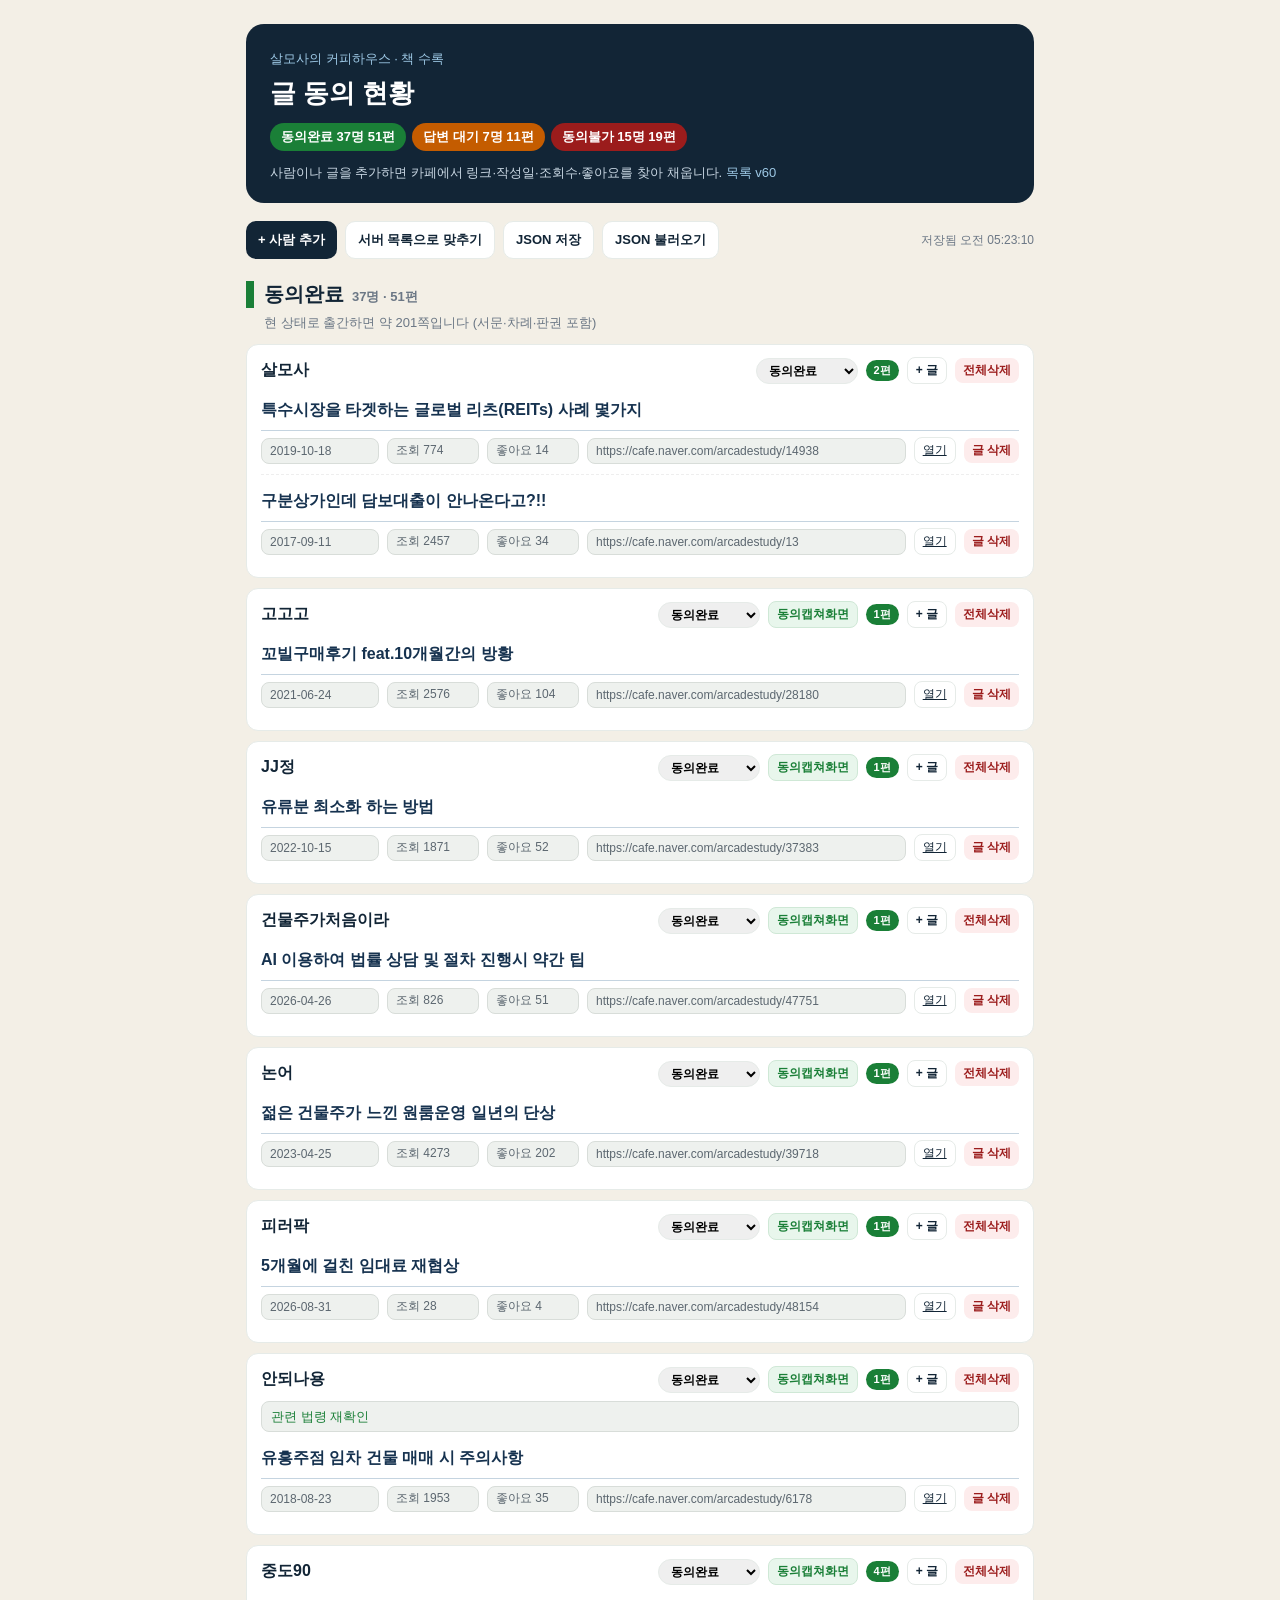
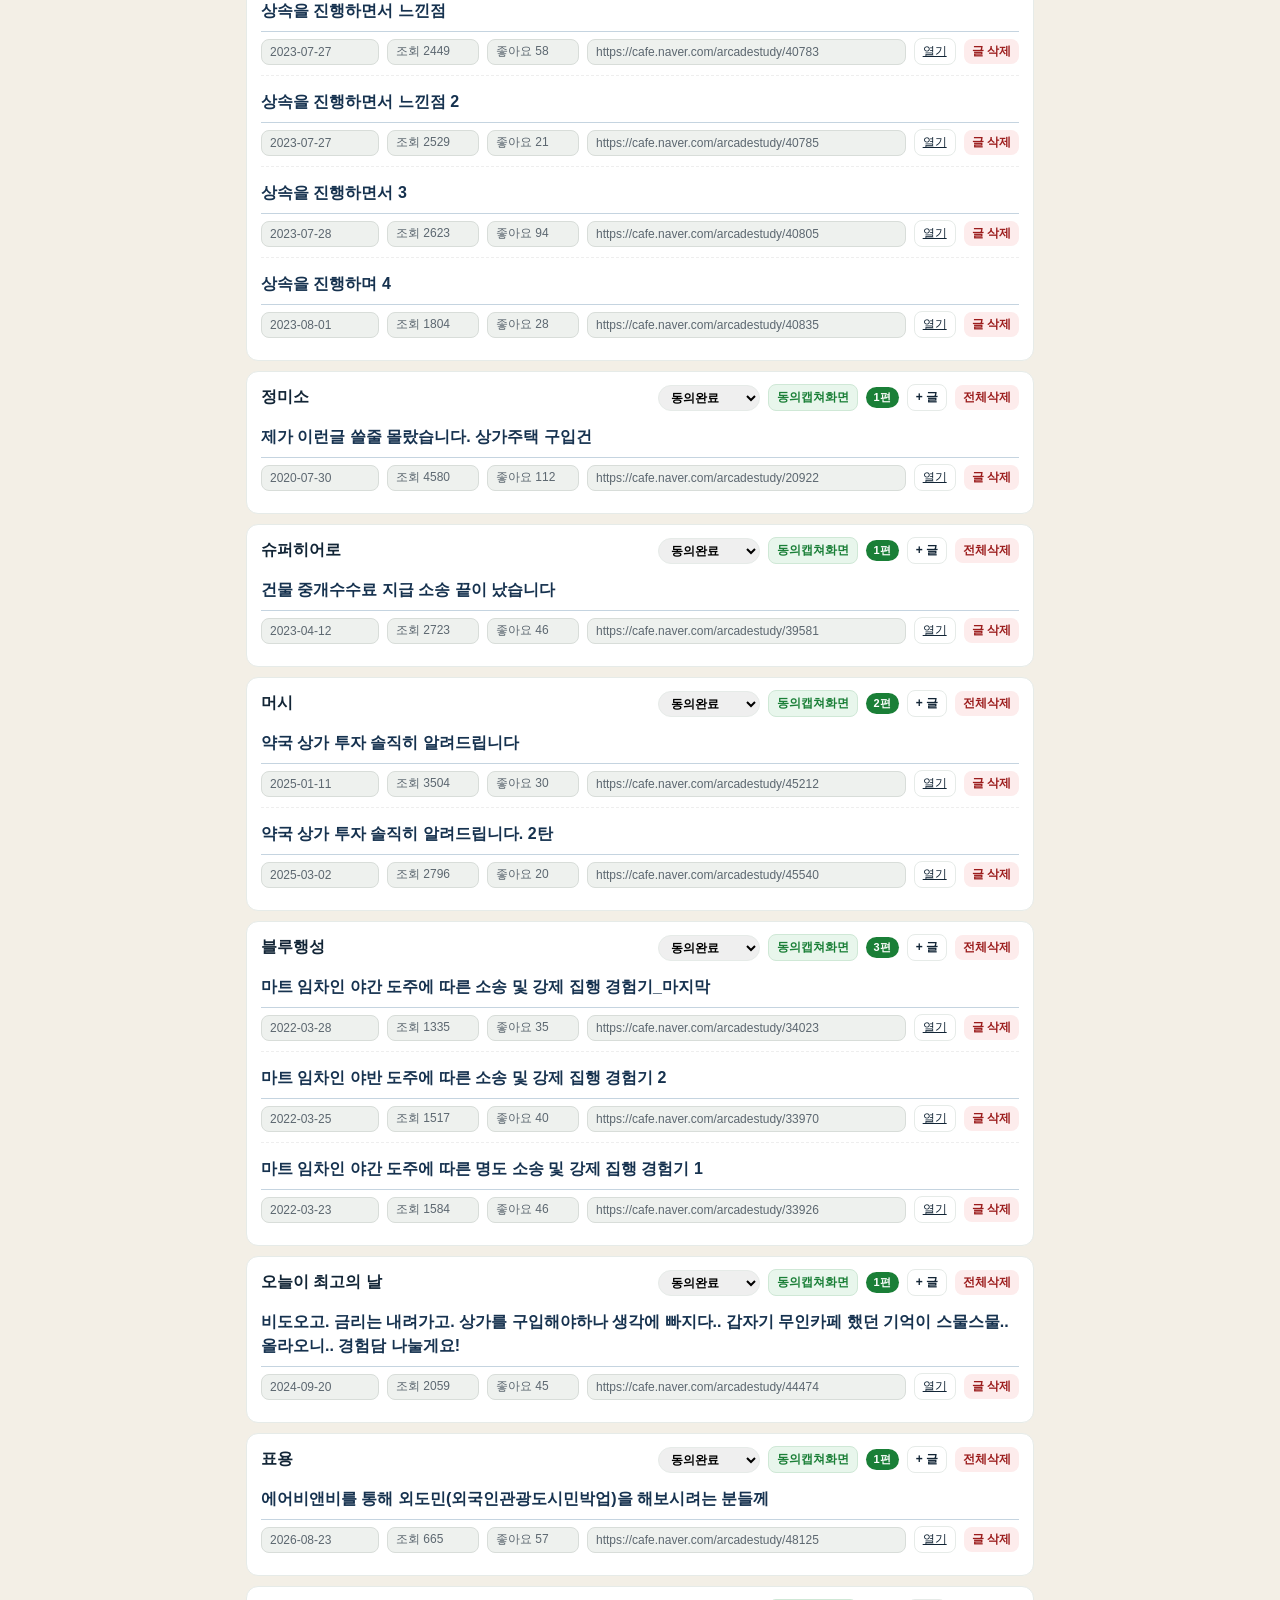
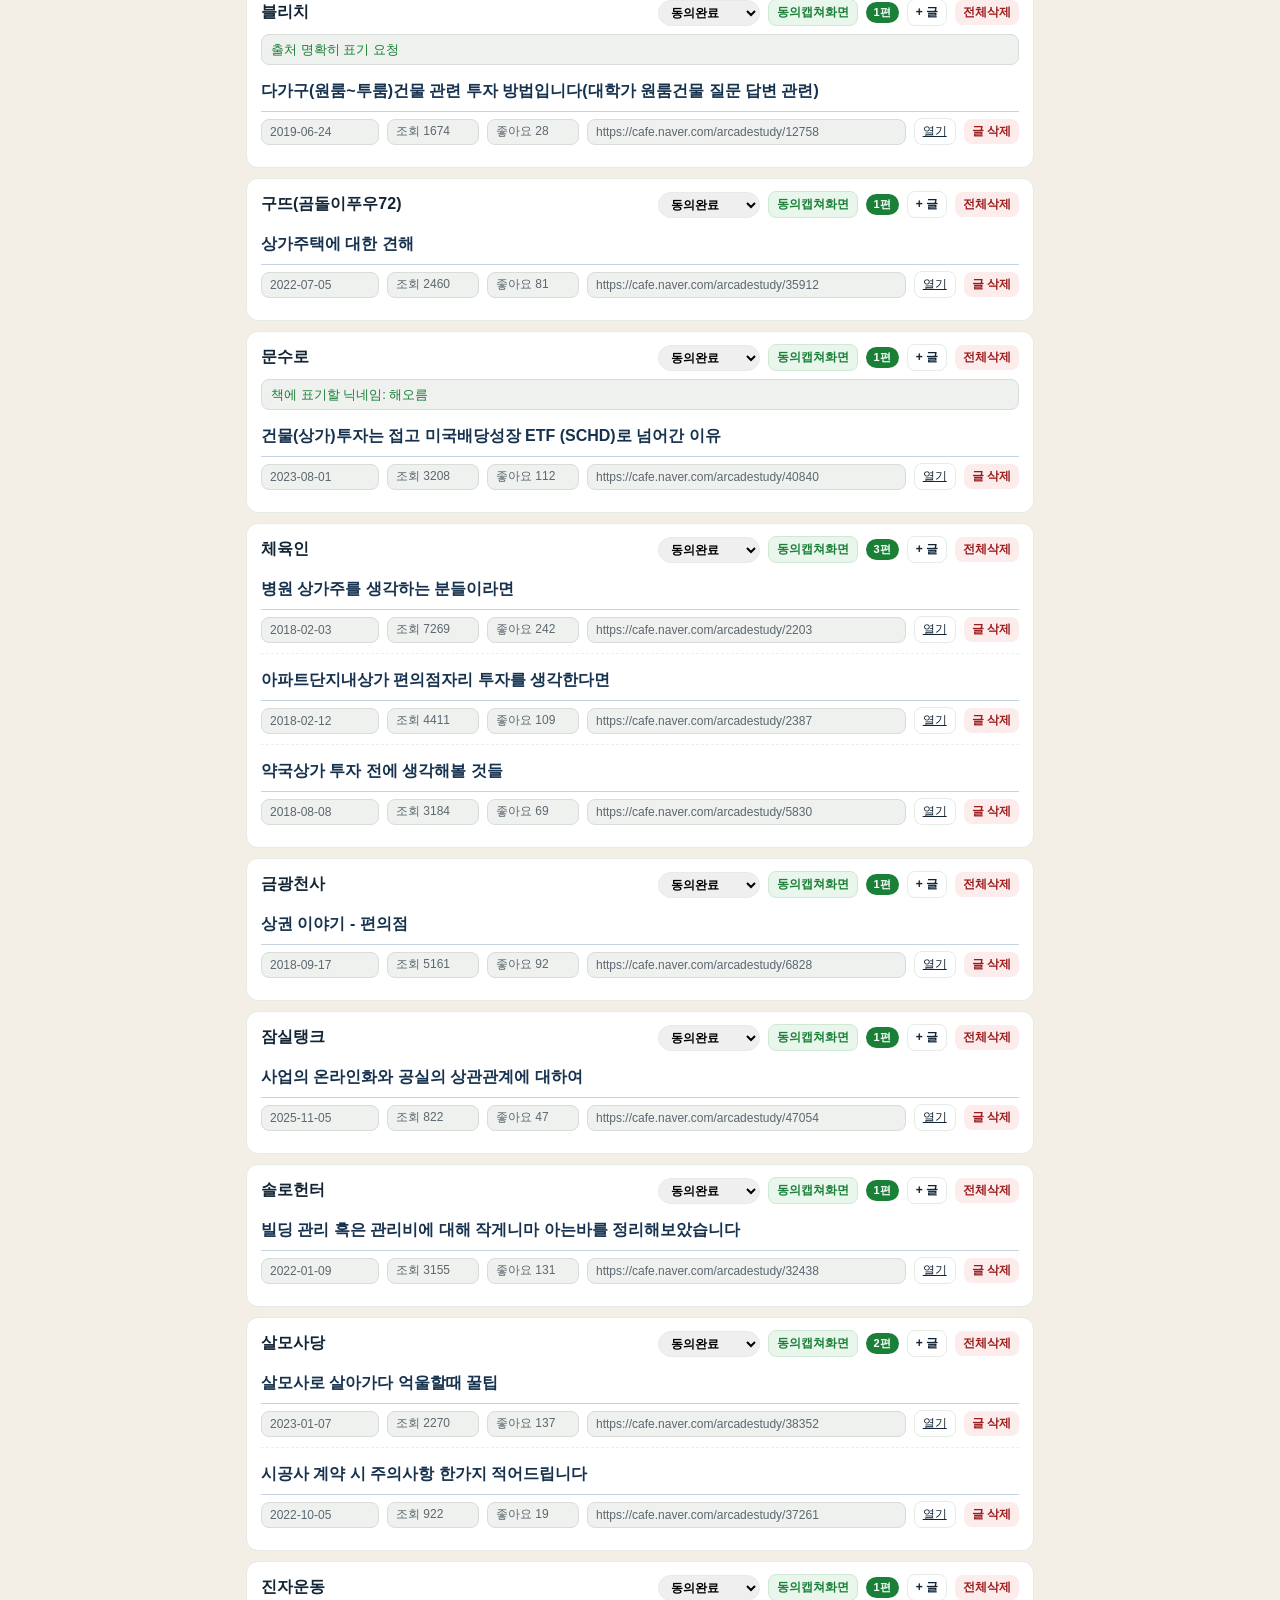
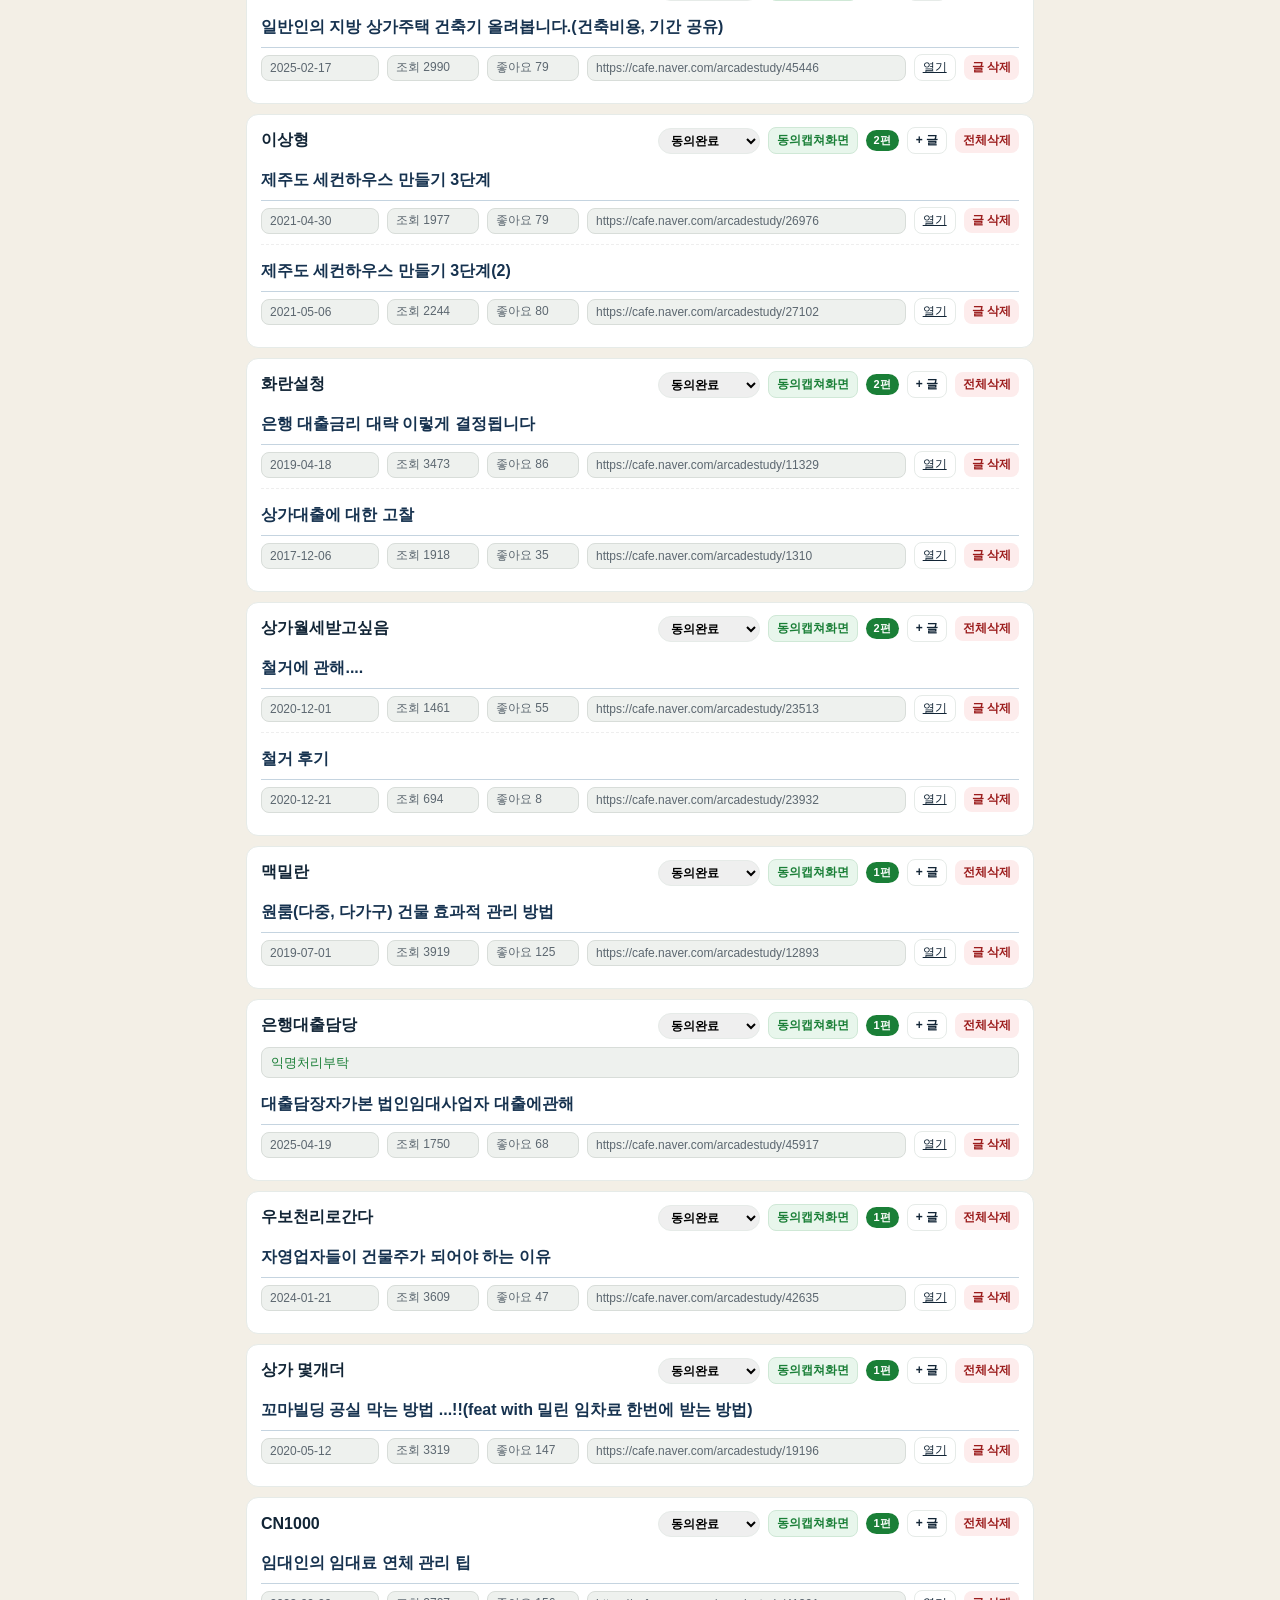
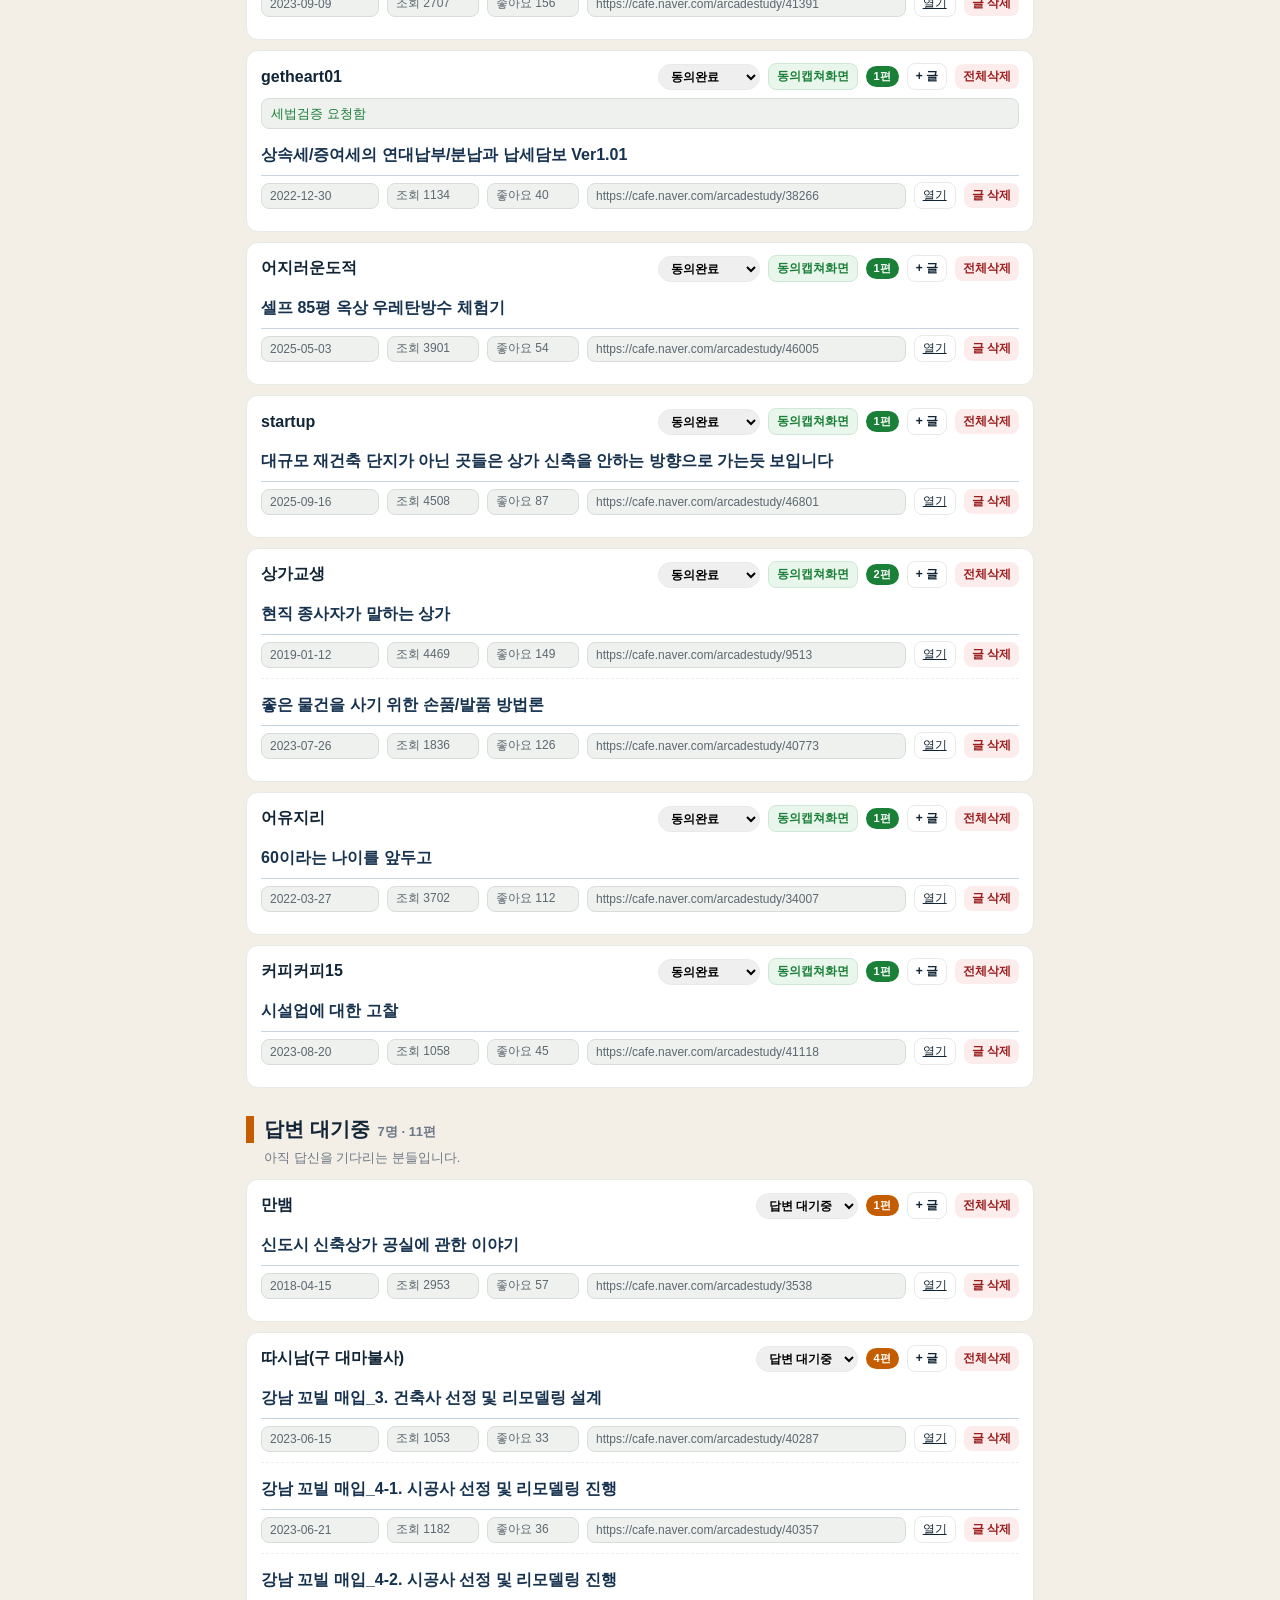
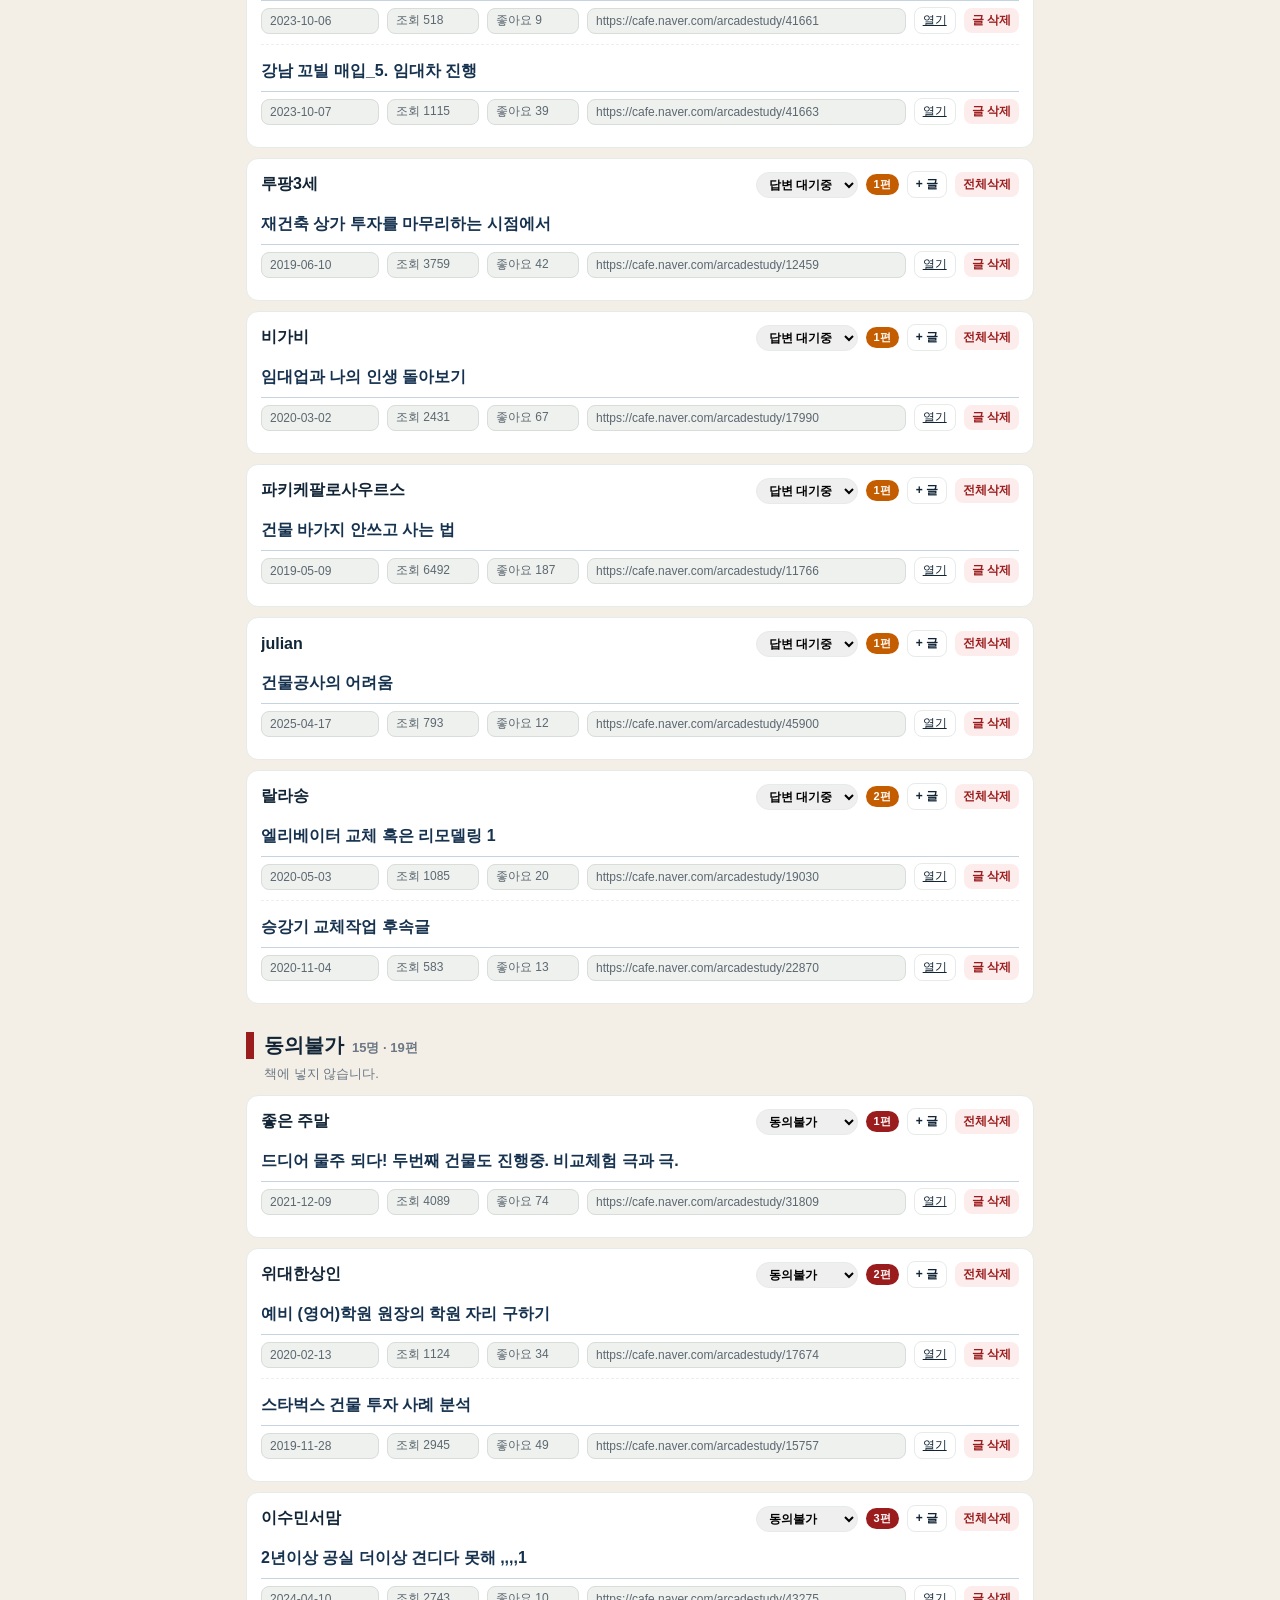
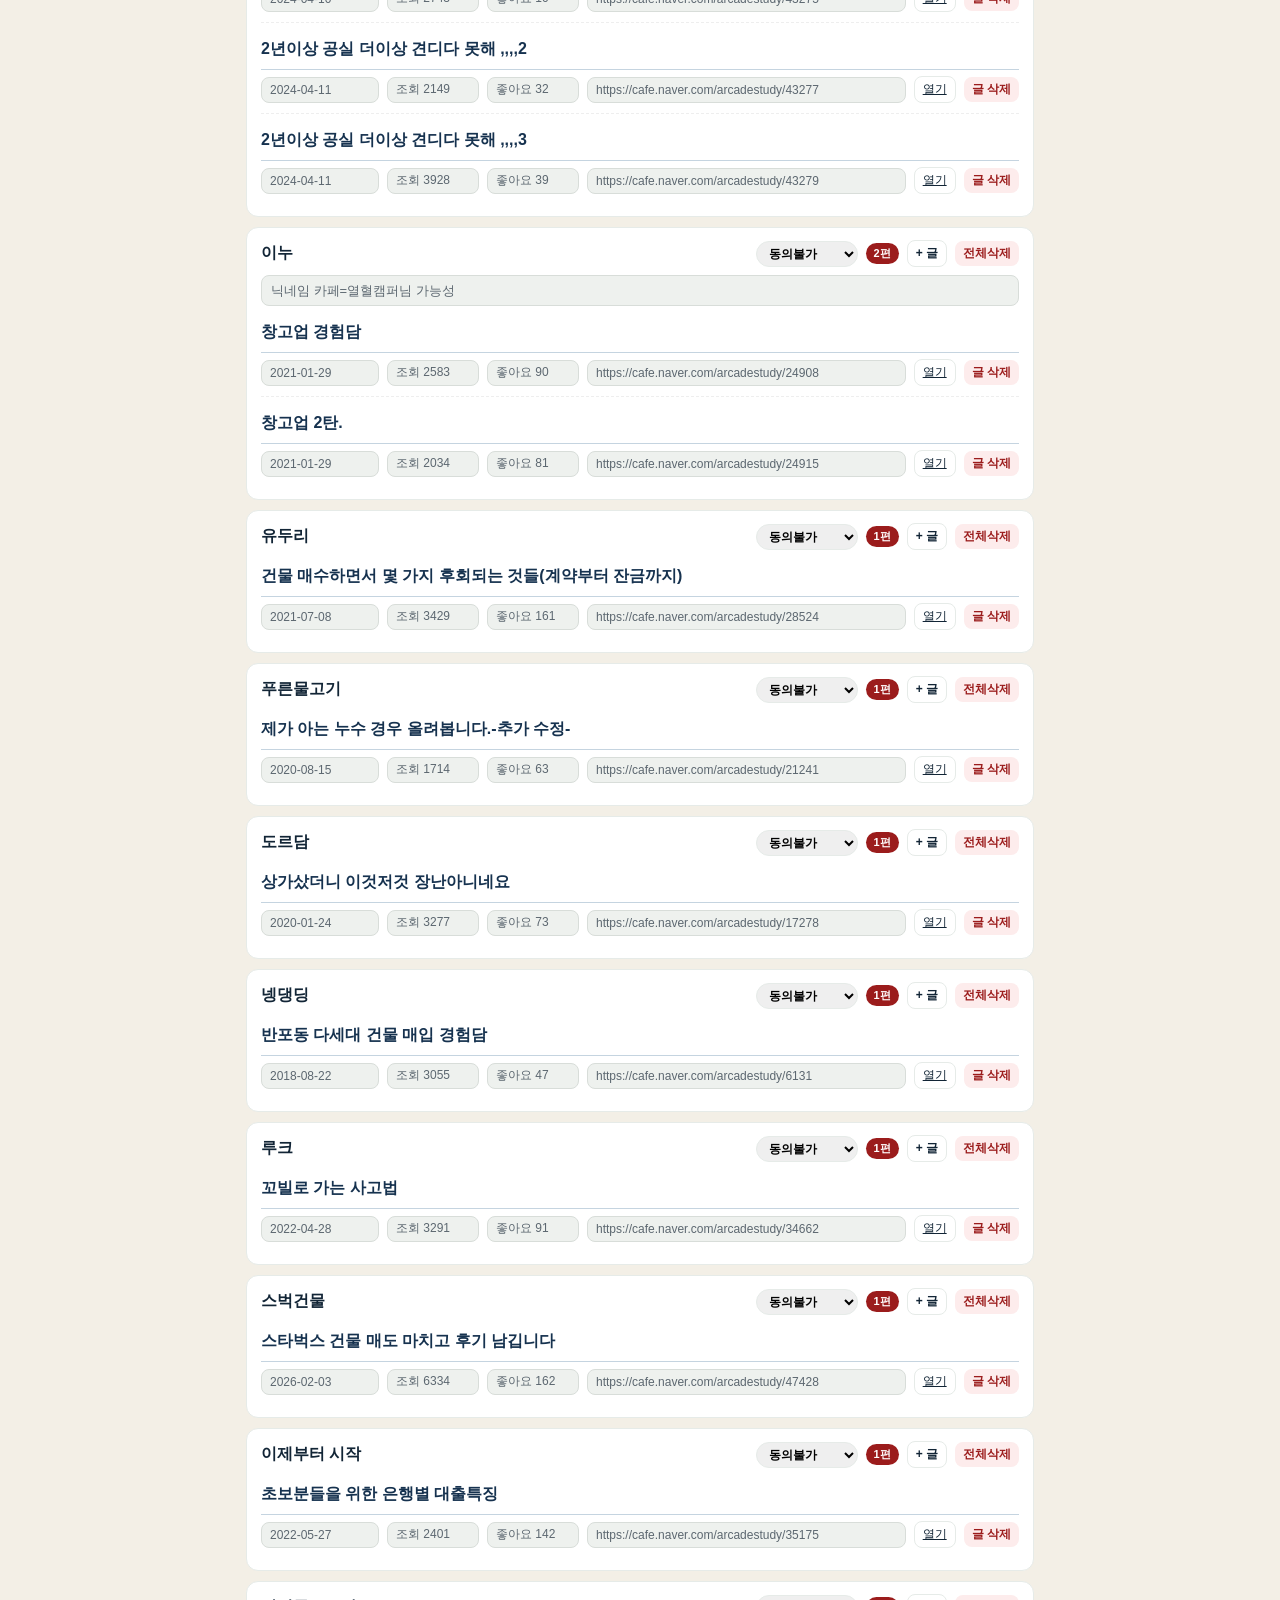
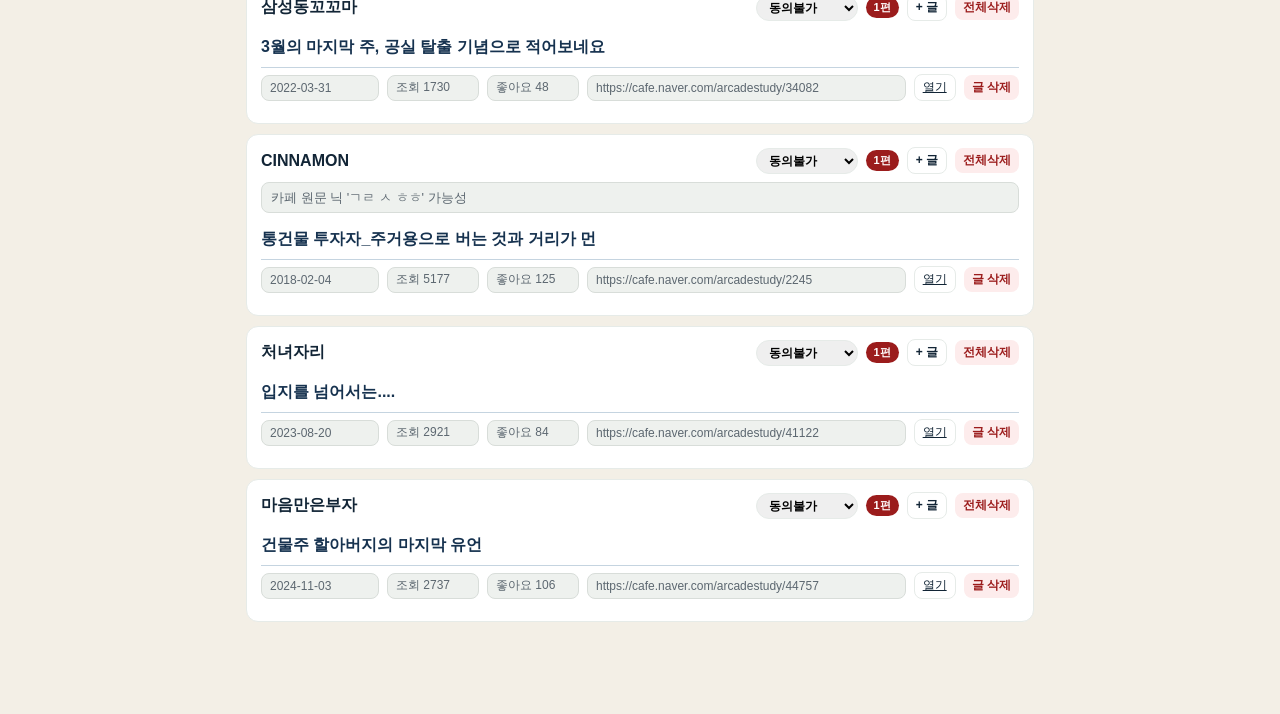
<file: salmosa-consent.html>
<!DOCTYPE html>
<html lang="ko">
<head>
<meta charset="utf-8">
<meta name="viewport" content="width=device-width, initial-scale=1">
<title>살모사 책 수록 동의 현황</title>
<meta name="robots" content="noindex,nofollow" />
<meta http-equiv="Cache-Control" content="no-cache, no-store, must-revalidate" />
<meta http-equiv="Pragma" content="no-cache" />
<meta http-equiv="Expires" content="0" />
<style>
:root {
  --bg: #f3efe6; --ink: #122536; --muted: #6b7785; --line: #e6ebe8;
  --ok: #1a7f37; --wait: #c45c00; --no: #9b1c1c; --card: #fff; --lock: #eef1ee;
}
* { box-sizing: border-box; }
body { margin:0; background:var(--bg); color:var(--ink); font-family:"Apple SD Gothic Neo",Pretendard,"Malgun Gothic",sans-serif; }
.wrap { max-width: 820px; margin: 0 auto; padding: 24px 16px 64px; }
.hero { background:var(--ink); color:#fff; border-radius:18px; padding:26px 24px 20px; margin-bottom:18px; }
.hero .kicker { font-size:13px; color:#9ec9e6; }
.hero h1 { font-size:26px; margin:8px 0 12px; }
.pills { display:flex; flex-wrap:wrap; gap:6px; }
.pill { border-radius:999px; padding:5px 11px; font-size:13px; font-weight:700; color:#fff; }
.pill.ok { background:var(--ok); } .pill.wait { background:var(--wait); } .pill.no { background:var(--no); }
.hero p { font-size:13px; color:#c9d7e3; margin:12px 0 0; line-height:1.55; }
.toolbar { display:flex; flex-wrap:wrap; gap:8px; margin:0 0 22px; }
button, .btn { appearance:none; border:0; cursor:pointer; font-family:inherit; font-size:13px; font-weight:700; border-radius:10px; padding:9px 12px; }
.btn-primary { background:var(--ink); color:#fff; }
.btn-ghost { background:#fff; color:var(--ink); border:1px solid var(--line); }
.btn-danger { background:#fdecec; color:var(--no); }
.btn-tiny { padding:4px 8px; font-size:12px; border-radius:8px; }
.saved { font-size:12px; color:var(--muted); align-self:center; margin-left:auto; }
.section { margin:0 0 28px; }
.section-title { font-size:20px; font-weight:800; border-left:8px solid; padding-left:10px; margin:0 0 6px; }
.section.ok .section-title { border-color:var(--ok); }
.section.wait .section-title { border-color:var(--wait); }
.section.no .section-title { border-color:var(--no); }
.section-sub { font-size:13px; color:var(--muted); margin:0 0 12px 18px; }
.card { background:var(--card); border:1px solid var(--line); border-radius:12px; padding:12px 14px; margin:0 0 10px; }
.card-head { display:flex; gap:8px; align-items:center; flex-wrap:wrap; }
.nick { font-size:16px; font-weight:800; border:0; background:transparent; width:160px; min-width:120px; flex:1; outline:none; color:var(--ink); padding:2px 0; }
.nick:focus { background:#f7faf8; border-radius:6px; padding-left:6px; }
select.status { font-family:inherit; font-size:12px; font-weight:700; border-radius:999px; padding:4px 8px; border:1px solid var(--line); }
.cap-btn { background:#e8f6ec; color:var(--ok); border:1px solid #cfe8d6; }
.cap-frame { width:min(420px,100%); max-height:82vh; overflow:auto; }
.cap-frame img { width:100%; border-radius:12px; display:block; margin:0 0 10px; }
.note { width:100%; margin-top:8px; border:1px solid #d8ddd9; border-radius:8px; font-family:inherit; font-size:13px; padding:7px 9px; color:#5c6770; background:var(--lock); cursor:default; }
.note.request { color:#1a7f37; }
.post { padding:10px 0; border-bottom:1px dashed #eee; }
.post:last-child { border-bottom:0; }
.title { width:100%; max-width:100%; box-sizing:border-box; border:0; border-bottom:1px solid #c5d4e0; background:transparent; font-family:inherit; font-size:16px; font-weight:600; color:#16324f; padding:4px 0 8px; outline:none; display:block; white-space:normal; overflow:visible; overflow-wrap:break-word; word-break:break-word; word-wrap:break-word; line-height:1.5; height:auto; min-height:0; }
.meta { display:flex; gap:8px; margin-top:6px; flex-wrap:wrap; align-items:center; }
.meta input {
  border:1px solid #d8ddd9; border-radius:8px; font-family:inherit; font-size:12px;
  padding:5px 8px; color:#5c6770; background:var(--lock); cursor:default;
}
.meta input.date { width:118px; }
.meta input.views, .meta input.likes { width:92px; }
.meta input.link { flex:1; min-width:140px; }
.empty { color:var(--muted); font-size:13px; padding:8px 0; }
.modal-bg { position:fixed; inset:0; background:rgba(18,37,54,.45); display:none; align-items:center; justify-content:center; padding:16px; z-index:20; }
.modal-bg.show { display:flex; }
.modal { background:#fff; border-radius:16px; padding:20px; width:min(440px,100%); }
.modal h2 { margin:0 0 12px; font-size:18px; }
.modal label { display:block; font-size:12px; color:var(--muted); margin:8px 0 4px; }
.modal input, .modal select { width:100%; font-family:inherit; font-size:14px; border:1px solid var(--line); border-radius:10px; padding:8px 10px; }
.modal .row { display:flex; gap:8px; margin-top:14px; justify-content:flex-end; }
.count { font-size:13px; color:var(--muted); font-weight:600; margin-left:8px; }
.finding { color:#c45c00; font-size:13px; }
</style>
</head>
<body>
<div class="wrap">
  <div class="hero">
    <div class="kicker">살모사의 커피하우스 · 책 수록</div>
    <h1>글 동의 현황</h1>
    <div class="pills" id="pills"></div>
    <p>사람이나 글을 추가하면 카페에서 링크·작성일·조회수·좋아요를 찾아 채웁니다. <span style="color:#9ec9e6">목록 v60</span></p>
  </div>
  <div class="toolbar">
    <button class="btn-primary" id="addPerson">+ 사람 추가</button>
    <button class="btn-ghost" id="syncBtn">서버 목록으로 맞추기</button>
    <button class="btn-ghost" id="exportBtn">JSON 저장</button>
    <button class="btn-ghost" id="importBtn">JSON 불러오기</button>
    <input type="file" id="file" accept="application/json" hidden>
    <span class="saved" id="saved">저장됨</span>
  </div>
  <div id="app"></div>
</div>
<div class="modal-bg" id="modal">
  <div class="modal">
    <h2>사람 추가</h2>
    <label>닉네임</label>
    <input id="m-author" placeholder="예: 잠실탱크">
    <label>동의 상태</label>
    <select id="m-status">
      <option>동의완료</option>
      <option selected>답변 대기중</option>
      <option>동의불가</option>
    </select>
    <label>글 제목</label>
    <input id="m-title" placeholder="따옴표 없이 제목만">
    <label>메모 (선택)</label>
    <input id="m-note" placeholder="예: 익명처리부탁">
    <div class="row">
      <button class="btn-ghost" id="m-cancel">취소</button>
      <button class="btn-primary" id="m-ok">추가</button>
    </div>
    <div class="finding" id="m-msg" style="margin-top:10px;"></div>
  </div>
</div>
<div class="modal-bg" id="capModal">
  <div class="modal">
    <h2 id="cap-title">동의 채팅 캡쳐</h2>
    <div class="cap-frame" id="cap-imgs"></div>
    <div class="row">
      <button class="btn-ghost" type="button" id="cap-close">닫기</button>
    </div>
  </div>
</div>
<div class="modal-bg" id="ask">
  <div class="modal">
    <h2 id="ask-msg">정말 수정하시겠습니까?</h2>
    <div class="row">
      <button class="btn-ghost" type="button" id="ask-no">취소</button>
      <button class="btn-primary" type="button" id="ask-yes">확인</button>
    </div>
  </div>
</div>
<script>
const SEED = [{"id": "14938", "status": "동의완료", "author": "살모사", "note": "", "title": "특수시장을 타겟하는 글로벌 리츠(REITs) 사례 몇가지", "date": "2019-10-18", "likes": 14, "views": 774, "link": "https://cafe.naver.com/arcadestudy/14938", "movedAt": 1793771024581}, {"id": "13", "status": "동의완료", "author": "살모사", "note": "", "title": "구분상가인데 담보대출이 안나온다고?!!", "date": "2017-09-11", "likes": 34, "views": 2457, "link": "https://cafe.naver.com/arcadestudy/13", "movedAt": 1793771024581}, {"id": "47054", "status": "동의완료", "author": "잠실탱크", "note": "", "title": "사업의 온라인화와 공실의 상관관계에 대하여", "date": "2025-11-05", "likes": 47, "views": 822, "link": "https://cafe.naver.com/arcadestudy/47054", "hangul": 1210}, {"id": "32438", "status": "동의완료", "author": "솔로헌터", "note": "", "title": "빌딩 관리 혹은 관리비에 대해 작게니마 아는바를 정리해보았습니다", "date": "2022-01-09", "likes": 131, "views": 3155, "link": "https://cafe.naver.com/arcadestudy/32438", "hangul": 1799}, {"id": "38352", "status": "동의완료", "author": "살모사당", "note": "", "title": "살모사로 살아가다 억울할때 꿀팁", "date": "2023-01-07", "likes": 137, "views": 2270, "link": "https://cafe.naver.com/arcadestudy/38352", "hangul": 796}, {"id": "37261", "status": "동의완료", "author": "살모사당", "note": "", "title": "시공사 계약 시 주의사항 한가지 적어드립니다", "date": "2022-10-05", "likes": 19, "views": 922, "link": "https://cafe.naver.com/arcadestudy/37261", "hangul": 744}, {"id": "45446", "status": "동의완료", "author": "진자운동", "note": "", "title": "일반인의 지방 상가주택 건축기 올려봅니다.(건축비용, 기간 공유)", "date": "2025-02-17", "likes": 79, "views": 2990, "link": "https://cafe.naver.com/arcadestudy/45446", "hangul": 4420}, {"id": "26976", "status": "동의완료", "author": "이상형", "note": "", "title": "제주도 세컨하우스 만들기 3단계", "date": "2021-04-30", "likes": 79, "views": 1977, "link": "https://cafe.naver.com/arcadestudy/26976", "hangul": 795}, {"id": "27102", "status": "동의완료", "author": "이상형", "note": "", "title": "제주도 세컨하우스 만들기 3단계(2)", "date": "2021-05-06", "likes": 80, "views": 2244, "link": "https://cafe.naver.com/arcadestudy/27102", "hangul": 2087}, {"id": "11329", "status": "동의완료", "author": "화란설청", "note": "", "title": "은행 대출금리 대략 이렇게 결정됩니다", "date": "2019-04-18", "likes": 86, "views": 3473, "link": "https://cafe.naver.com/arcadestudy/11329", "hangul": 895}, {"id": "1310", "status": "동의완료", "author": "화란설청", "note": "", "title": "상가대출에 대한 고찰", "date": "2017-12-06", "likes": 35, "views": 1918, "link": "https://cafe.naver.com/arcadestudy/1310", "hangul": 1386}, {"id": "23513", "status": "동의완료", "author": "상가월세받고싶음", "note": "", "title": "철거에 관해....", "date": "2020-12-01", "likes": 55, "views": 1461, "link": "https://cafe.naver.com/arcadestudy/23513", "hangul": 997}, {"id": "23932", "status": "동의완료", "author": "상가월세받고싶음", "note": "", "title": "철거 후기", "date": "2020-12-21", "likes": 8, "views": 694, "link": "https://cafe.naver.com/arcadestudy/23932", "hangul": 518}, {"id": "12893", "status": "동의완료", "author": "맥밀란", "note": "", "title": "원룸(다중, 다가구) 건물 효과적 관리 방법", "date": "2019-07-01", "likes": 125, "views": 3919, "link": "https://cafe.naver.com/arcadestudy/12893", "hangul": 2454}, {"id": "45917", "status": "동의완료", "author": "은행대출담당", "note": "익명처리부탁", "title": "대출담장자가본 법인임대사업자 대출에관해", "date": "2025-04-19", "likes": 68, "views": 1750, "link": "https://cafe.naver.com/arcadestudy/45917", "hangul": 2667}, {"id": "42635", "status": "동의완료", "author": "우보천리로간다", "note": "", "title": "자영업자들이 건물주가 되어야 하는 이유", "date": "2024-01-21", "likes": 47, "views": 3609, "link": "https://cafe.naver.com/arcadestudy/42635", "hangul": 1282}, {"id": "19196", "status": "동의완료", "author": "상가 몇개더", "note": "", "title": "꼬마빌딩 공실 막는 방법 ...!!(feat with 밀린 임차료 한번에 받는 방법)", "date": "2020-05-12", "likes": 147, "views": 3319, "link": "https://cafe.naver.com/arcadestudy/19196", "hangul": 1074}, {"id": "41391", "status": "동의완료", "author": "CN1000", "note": "", "title": "임대인의 임대료 연체 관리 팁", "date": "2023-09-09", "likes": 156, "views": 2707, "link": "https://cafe.naver.com/arcadestudy/41391", "hangul": 1803}, {"id": "38266", "status": "동의완료", "author": "getheart01", "note": "세법검증 요청함", "title": "상속세/증여세의 연대납부/분납과 납세담보 Ver1.01", "date": "2022-12-30", "likes": 40, "views": 1134, "link": "https://cafe.naver.com/arcadestudy/38266", "hangul": 1492}, {"id": "46005", "status": "동의완료", "author": "어지러운도적", "note": "", "title": "셀프 85평 옥상 우레탄방수 체험기", "date": "2025-05-03", "likes": 54, "views": 3901, "link": "https://cafe.naver.com/arcadestudy/46005", "hangul": 1178}, {"id": "46801", "status": "동의완료", "author": "startup", "note": "", "title": "대규모 재건축 단지가 아닌 곳들은 상가 신축을 안하는 방향으로 가는듯 보입니다", "date": "2025-09-16", "likes": 87, "views": 4508, "link": "https://cafe.naver.com/arcadestudy/46801", "hangul": 1649}, {"id": "9513", "status": "동의완료", "author": "상가교생", "note": "", "title": "현직 종사자가 말하는 상가", "date": "2019-01-12", "likes": 149, "views": 4469, "link": "https://cafe.naver.com/arcadestudy/9513", "hangul": 1307}, {"id": "40773", "status": "동의완료", "author": "상가교생", "note": "", "title": "좋은 물건을 사기 위한 손품/발품 방법론", "date": "2023-07-26", "likes": 126, "views": 1836, "link": "https://cafe.naver.com/arcadestudy/40773", "hangul": 2639}, {"id": "34007", "status": "동의완료", "author": "어유지리", "note": "", "title": "60이라는 나이를 앞두고", "date": "2022-03-27", "likes": 112, "views": 3702, "link": "https://cafe.naver.com/arcadestudy/34007", "hangul": 2079}, {"id": "41118", "status": "동의완료", "author": "커피커피15", "note": "", "title": "시설업에 대한 고찰", "date": "2023-08-20", "likes": 45, "views": 1058, "link": "https://cafe.naver.com/arcadestudy/41118", "hangul": 1077}, {"id": "2203", "status": "동의완료", "author": "체육인", "note": "", "title": "병원 상가주를 생각하는 분들이라면", "date": "2018-02-03", "likes": 242, "views": 7269, "link": "https://cafe.naver.com/arcadestudy/2203", "hangul": 1563, "movedAt": 1787354757150}, {"id": "2387", "status": "동의완료", "author": "체육인", "note": "", "title": "아파트단지내상가 편의점자리 투자를 생각한다면", "date": "2018-02-12", "likes": 109, "views": 4411, "link": "https://cafe.naver.com/arcadestudy/2387", "hangul": 2133, "movedAt": 1787354757150}, {"id": "5830", "status": "동의완료", "author": "체육인", "note": "", "title": "약국상가 투자 전에 생각해볼 것들", "date": "2018-08-08", "likes": 69, "views": 3184, "link": "https://cafe.naver.com/arcadestudy/5830", "hangul": 1247, "movedAt": 1787354757150}, {"id": "44474", "status": "동의완료", "author": "오늘이 최고의 날", "note": "", "title": "비도오고. 금리는 내려가고. 상가를  구입해야하나 생각에 빠지다.. 갑자기 무인카페 했던 기억이 스물스물.. 올라오니.. 경험담 나눌게요!", "date": "2024-09-20", "likes": 45, "views": 2059, "link": "https://cafe.naver.com/arcadestudy/44474", "hangul": 1119, "movedAt": 1787549462346}, {"id": "40287", "status": "답변 대기중", "author": "따시남(구 대마불사)", "note": "", "title": "강남 꼬빌 매입_3. 건축사 선정 및 리모델링 설계", "date": "2023-06-15", "likes": 33, "views": 1053, "link": "https://cafe.naver.com/arcadestudy/40287", "hangul": 1627, "movedAt": 1787555494224}, {"id": "40357", "status": "답변 대기중", "author": "따시남(구 대마불사)", "note": "", "title": "강남 꼬빌 매입_4-1. 시공사 선정 및 리모델링 진행", "date": "2023-06-21", "likes": 36, "views": 1182, "link": "https://cafe.naver.com/arcadestudy/40357", "hangul": 2176, "movedAt": 1787555494224}, {"id": "41661", "status": "답변 대기중", "author": "따시남(구 대마불사)", "note": "", "title": "강남 꼬빌 매입_4-2. 시공사 선정 및 리모델링 진행", "date": "2023-10-06", "likes": 9, "views": 518, "link": "https://cafe.naver.com/arcadestudy/41661", "hangul": 1089, "movedAt": 1787555494224}, {"id": "41663", "status": "답변 대기중", "author": "따시남(구 대마불사)", "note": "", "title": "강남 꼬빌 매입_5. 임대차 진행", "date": "2023-10-07", "likes": 39, "views": 1115, "link": "https://cafe.naver.com/arcadestudy/41663", "hangul": 1529, "movedAt": 1787555494224}, {"id": "34023", "status": "동의완료", "author": "블루행성", "note": "", "title": "마트 임차인 야간 도주에 따른 소송 및 강제 집행 경험기_마지막", "date": "2022-03-28", "likes": 35, "views": 1335, "link": "https://cafe.naver.com/arcadestudy/34023", "hangul": 4397, "movedAt": 1787569185828}, {"id": "33970", "status": "동의완료", "author": "블루행성", "note": "", "title": "마트 임차인 야반 도주에 따른 소송 및 강제 집행 경험기 2", "date": "2022-03-25", "likes": 40, "views": 1517, "link": "https://cafe.naver.com/arcadestudy/33970", "hangul": 2078, "movedAt": 1787569185828}, {"id": "33926", "status": "동의완료", "author": "블루행성", "note": "", "title": "마트 임차인 야간 도주에 따른 명도 소송 및 강제 집행 경험기 1", "date": "2022-03-23", "likes": 46, "views": 1584, "link": "https://cafe.naver.com/arcadestudy/33926", "hangul": 2449, "movedAt": 1787569185828}, {"id": "12459", "status": "답변 대기중", "author": "루팡3세", "note": "", "title": "재건축 상가 투자를 마무리하는 시점에서", "date": "2019-06-10", "likes": 42, "views": 3759, "link": "https://cafe.naver.com/arcadestudy/12459", "hangul": 3210}, {"id": "39718", "status": "동의완료", "author": "논어", "note": "", "title": "젊은 건물주가 느낀 원룸운영 일년의 단상", "date": "2023-04-25", "likes": 202, "views": 4273, "link": "https://cafe.naver.com/arcadestudy/39718", "hangul": 2320, "movedAt": 1788142054311}, {"id": "28524", "status": "동의불가", "author": "유두리", "note": "", "title": "건물 매수하면서 몇 가지 후회되는 것들(계약부터 잔금까지)", "date": "2021-07-08", "likes": 161, "views": 3429, "link": "https://cafe.naver.com/arcadestudy/28524", "hangul": 1142, "movedAt": 1788149091848}, {"id": "21241", "status": "동의불가", "author": "푸른물고기", "note": "", "title": "제가 아는 누수 경우 올려봅니다.-추가 수정-", "date": "2020-08-15", "likes": 63, "views": 1714, "link": "https://cafe.naver.com/arcadestudy/21241", "hangul": 1793, "movedAt": 1787884665724}, {"id": "24908", "status": "동의불가", "author": "이누", "note": "닉네임 카페=열혈캠퍼님 가능성", "title": "창고업 경험담", "date": "2021-01-29", "likes": 90, "views": 2583, "link": "https://cafe.naver.com/arcadestudy/24908", "hangul": 1651, "movedAt": 1788257226303}, {"id": "24915", "status": "동의불가", "author": "이누", "note": "닉네임 카페=열혈캠퍼님 가능성", "title": "창고업 2탄.", "date": "2021-01-29", "likes": 81, "views": 2034, "link": "https://cafe.naver.com/arcadestudy/24915", "hangul": 3373, "movedAt": 1788257226303}, {"id": "48125", "status": "동의완료", "author": "표용", "note": "", "title": "에어비앤비를 통해 외도민(외국인관광도시민박업)을 해보시려는 분들께", "date": "2026-08-23", "likes": 57, "views": 665, "link": "https://cafe.naver.com/arcadestudy/48125", "hangul": 2849, "movedAt": 1787486902658}, {"id": "47428", "status": "동의불가", "author": "스벅건물", "note": "", "title": "스타벅스 건물 매도 마치고 후기 남깁니다", "date": "2026-02-03", "likes": 162, "views": 6334, "link": "https://cafe.naver.com/arcadestudy/47428", "hangul": 924, "movedAt": 1787354757148}, {"id": "43275", "status": "동의불가", "author": "이수민서맘", "note": "", "title": "2년이상 공실 더이상 견디다 못해 ,,,,1", "date": "2024-04-10", "likes": 10, "views": 2743, "link": "https://cafe.naver.com/arcadestudy/43275", "hangul": 567, "movedAt": 1793679547056}, {"id": "43277", "status": "동의불가", "author": "이수민서맘", "note": "", "title": "2년이상 공실 더이상 견디다 못해 ,,,,2", "date": "2024-04-11", "likes": 32, "views": 2149, "link": "https://cafe.naver.com/arcadestudy/43277", "hangul": 946, "movedAt": 1793679547056}, {"id": "43279", "status": "동의불가", "author": "이수민서맘", "note": "", "title": "2년이상 공실 더이상 견디다 못해 ,,,,3", "date": "2024-04-11", "likes": 39, "views": 3928, "link": "https://cafe.naver.com/arcadestudy/43279", "hangul": 744, "movedAt": 1793679547056}, {"id": "34662", "status": "동의불가", "author": "루크", "note": "", "title": "꼬빌로 가는 사고법", "date": "2022-04-28", "likes": 91, "views": 3291, "link": "https://cafe.naver.com/arcadestudy/34662", "hangul": 1513, "movedAt": 1787638933271}, {"id": "17990", "status": "답변 대기중", "author": "비가비", "note": "", "title": "임대업과 나의 인생 돌아보기", "date": "2020-03-02", "likes": 67, "views": 2431, "link": "https://cafe.naver.com/arcadestudy/17990", "hangul": 2149}, {"id": "35912", "status": "동의완료", "author": "구뜨(곰돌이푸우72)", "note": "", "title": "상가주택에 대한 견해", "date": "2022-07-05", "likes": 81, "views": 2460, "link": "https://cafe.naver.com/arcadestudy/35912", "hangul": 2727, "movedAt": 1787411323415}, {"id": "28180", "status": "동의완료", "author": "고고고", "note": "", "title": "꼬빌구매후기 feat.10개월간의 방황", "date": "2021-06-24", "likes": 104, "views": 2576, "link": "https://cafe.naver.com/arcadestudy/28180", "hangul": 1834, "movedAt": 1793679217679}, {"id": "17278", "status": "동의불가", "author": "도르담", "note": "", "title": "상가샀더니 이것저것 장난아니네요", "date": "2020-01-24", "likes": 73, "views": 3277, "link": "https://cafe.naver.com/arcadestudy/17278", "hangul": 1766, "movedAt": 1787746339600}, {"id": "11766", "status": "답변 대기중", "author": "파키케팔로사우르스", "note": "", "title": "건물 바가지 안쓰고 사는 법", "date": "2019-05-09", "likes": 187, "views": 6492, "link": "https://cafe.naver.com/arcadestudy/11766", "hangul": 718}, {"id": "6828", "status": "동의완료", "author": "금광천사", "note": "", "title": "상권 이야기 - 편의점", "date": "2018-09-17", "likes": 92, "views": 5161, "link": "https://cafe.naver.com/arcadestudy/6828", "hangul": 678, "movedAt": 1787354757149}, {"id": "45212", "status": "동의완료", "author": "머시", "note": "", "title": "약국 상가 투자 솔직히 알려드립니다", "date": "2025-01-11", "likes": 30, "views": 3504, "link": "https://cafe.naver.com/arcadestudy/45212", "hangul": 386, "movedAt": 1787625725268}, {"id": "45540", "status": "동의완료", "author": "머시", "note": "", "title": "약국 상가 투자 솔직히 알려드립니다. 2탄", "date": "2025-03-02", "likes": 20, "views": 2796, "link": "https://cafe.naver.com/arcadestudy/45540", "hangul": 861, "movedAt": 1787625725268}, {"id": "45900", "status": "답변 대기중", "author": "julian", "note": "", "title": "건물공사의 어려움", "date": "2025-04-17", "likes": 12, "views": 793, "link": "https://cafe.naver.com/arcadestudy/45900", "hangul": 1172}, {"id": "40783", "status": "동의완료", "author": "중도90", "note": "", "title": "상속을 진행하면서 느낀점", "date": "2023-07-27", "likes": 58, "views": 2449, "link": "https://cafe.naver.com/arcadestudy/40783", "hangul": 519, "movedAt": 1787721422220}, {"id": "40785", "status": "동의완료", "author": "중도90", "note": "", "title": "상속을 진행하면서 느낀점 2", "date": "2023-07-27", "likes": 21, "views": 2529, "link": "https://cafe.naver.com/arcadestudy/40785", "hangul": 561, "movedAt": 1787721422220}, {"id": "40805", "status": "동의완료", "author": "중도90", "note": "", "title": "상속을 진행하면서 3", "date": "2023-07-28", "likes": 94, "views": 2623, "link": "https://cafe.naver.com/arcadestudy/40805", "hangul": 1419, "movedAt": 1787721422220}, {"id": "40835", "status": "동의완료", "author": "중도90", "note": "", "title": "상속을 진행하며 4", "date": "2023-08-01", "likes": 28, "views": 1804, "link": "https://cafe.naver.com/arcadestudy/40835", "hangul": 756, "movedAt": 1787721422220}, {"id": "47751", "status": "동의완료", "author": "건물주가처음이라", "note": "", "title": "AI 이용하여 법률 상담 및 절차 진행시 약간 팁", "date": "2026-04-26", "likes": 51, "views": 826, "link": "https://cafe.naver.com/arcadestudy/47751", "hangul": 716, "movedAt": 1788143665026}, {"id": "40840", "status": "동의완료", "author": "문수로", "note": "책에 표기할 닉네임: 해오름", "title": "건물(상가)투자는 접고 미국배당성장 ETF (SCHD)로 넘어간 이유", "date": "2023-08-01", "likes": 112, "views": 3208, "link": "https://cafe.naver.com/arcadestudy/40840", "movedAt": 1787411323415}, {"id": "19030", "status": "답변 대기중", "author": "랄라송", "note": "", "title": "엘리베이터 교체 혹은 리모델링 1", "date": "2020-05-03", "likes": 20, "views": 1085, "link": "https://cafe.naver.com/arcadestudy/19030", "hangul": 1302}, {"id": "22870", "status": "답변 대기중", "author": "랄라송", "note": "", "title": "승강기 교체작업 후속글", "date": "2020-11-04", "likes": 13, "views": 583, "link": "https://cafe.naver.com/arcadestudy/22870", "hangul": 1797}, {"id": "12758", "status": "동의완료", "author": "블리치", "note": "출처 명확히 표기 요청", "title": "다가구(원룸~투룸)건물 관련 투자 방법입니다(대학가 원룸건물 질문 답변 관련)", "date": "2019-06-24", "likes": 28, "views": 1674, "link": "https://cafe.naver.com/arcadestudy/12758", "hangul": 989, "movedAt": 1787473474615}, {"id": "17674", "status": "동의불가", "author": "위대한상인", "note": "", "title": "예비 (영어)학원 원장의 학원 자리 구하기", "date": "2020-02-13", "likes": 34, "views": 1124, "link": "https://cafe.naver.com/arcadestudy/17674", "hangul": 2589, "movedAt": 1793679829614}, {"id": "15757", "status": "동의불가", "author": "위대한상인", "note": "", "title": "스타벅스 건물 투자 사례 분석", "date": "2019-11-28", "likes": 49, "views": 2945, "link": "https://cafe.naver.com/arcadestudy/15757", "hangul": 1328, "movedAt": 1793679829614}, {"id": "35175", "status": "동의불가", "author": "이제부터 시작", "note": "", "title": "초보분들을 위한 은행별 대출특징", "date": "2022-05-27", "likes": 142, "views": 2401, "link": "https://cafe.naver.com/arcadestudy/35175"}, {"id": "34082", "status": "동의불가", "author": "삼성동꼬꼬마", "note": "", "title": "3월의 마지막 주, 공실 탈출 기념으로 적어보네요", "date": "2022-03-31", "likes": 48, "views": 1730, "link": "https://cafe.naver.com/arcadestudy/34082"}, {"id": "2245", "status": "동의불가", "author": "CINNAMON", "note": "카페 원문 닉 'ㄱㄹ ㅅ ㅎㅎ' 가능성", "title": "통건물 투자자_주거용으로 버는 것과 거리가 먼", "date": "2018-02-04", "likes": 125, "views": 5177, "link": "https://cafe.naver.com/arcadestudy/2245"}, {"id": "41122", "status": "동의불가", "author": "처녀자리", "note": "", "title": "입지를 넘어서는....", "date": "2023-08-20", "likes": 84, "views": 2921, "link": "https://cafe.naver.com/arcadestudy/41122"}, {"id": "44757", "status": "동의불가", "author": "마음만은부자", "note": "", "title": "건물주 할아버지의 마지막 유언", "date": "2024-11-03", "likes": 106, "views": 2737, "link": "https://cafe.naver.com/arcadestudy/44757"}, {"id": "31809", "status": "동의불가", "author": "좋은 주말", "note": "", "title": "드디어 물주 되다! 두번째 건물도 진행중. 비교체험 극과 극.", "date": "2021-12-09", "likes": 74, "views": 4089, "link": "https://cafe.naver.com/arcadestudy/31809", "hangul": 5186, "movedAt": 1793679873977}, {"id": "3538", "status": "답변 대기중", "author": "만뱀", "note": "", "title": "신도시 신축상가 공실에 관한 이야기", "date": "2018-04-15", "likes": 57, "views": 2953, "link": "https://cafe.naver.com/arcadestudy/3538", "hangul": 3382, "movedAt": 1787716813304}, {"id": "6131", "status": "동의불가", "author": "넹댕딩", "note": "", "title": "반포동 다세대 건물 매입 경험담", "date": "2018-08-22", "likes": 47, "views": 3055, "link": "https://cafe.naver.com/arcadestudy/6131", "hangul": 2221, "movedAt": 1787718281772}, {"id": "20922", "status": "동의완료", "author": "정미소", "note": "", "title": "제가 이런글 쓸줄 몰랐습니다. 상가주택 구입건", "date": "2020-07-30", "likes": 112, "views": 4580, "link": "https://cafe.naver.com/arcadestudy/20922", "hangul": 1587, "movedAt": 1787720237809}, {"id": "39581", "status": "동의완료", "author": "슈퍼히어로", "note": "", "title": "건물 중개수수료 지급 소송 끝이 났습니다", "date": "2023-04-12", "likes": 46, "views": 2723, "link": "https://cafe.naver.com/arcadestudy/39581", "hangul": 1580, "movedAt": 1787720237809}, {"id": "6178", "status": "동의완료", "author": "안되나용", "note": "관련 법령 재확인", "title": "유흥주점 임차 건물 매매 시 주의사항", "date": "2018-08-23", "likes": 35, "views": 1953, "link": "https://cafe.naver.com/arcadestudy/6178", "hangul": 1580, "movedAt": 1787796846481}, {"id": "48154", "status": "동의완료", "author": "피러팍", "note": "", "title": "5개월에 걸친 임대료 재협상", "date": "2026-08-31", "likes": 4, "views": 28, "link": "https://cafe.naver.com/arcadestudy/48154", "hangul": 1580, "movedAt": 1788142054311}, {"id": "37383", "status": "동의완료", "author": "JJ정", "note": "", "title": "유류분 최소화 하는 방법", "date": "2022-10-15", "likes": 52, "views": 1871, "link": "https://cafe.naver.com/arcadestudy/37383", "hangul": 1132, "movedAt": 1789118689633}];
const KEY = "salmosa-consent-v3";
const LIST_VER = 60;
const CHAT_CAPTURES = {"CN1000": ["chat-captures/IMG_2825.jpg", "chat-captures/IMG_2826.jpg"], "getheart01": ["chat-captures/IMG_2827.jpg", "chat-captures/IMG_2828.jpg"], "startup": ["chat-captures/IMG_2829.jpg", "chat-captures/IMG_2830.jpg"], "구뜨(곰돌이푸우72)": ["chat-captures/IMG_2831.jpg", "chat-captures/IMG_2832.jpg"], "금광천사": ["chat-captures/IMG_2833.jpg", "chat-captures/IMG_2834.jpg"], "맥밀란": ["chat-captures/IMG_2835.jpg", "chat-captures/IMG_2836.jpg"], "문수로": ["chat-captures/IMG_2837.jpg", "chat-captures/IMG_2838.jpg"], "블리치": ["chat-captures/IMG_2839.jpg", "chat-captures/IMG_2840.jpg"], "살모사당": ["chat-captures/IMG_2841.jpg", "chat-captures/IMG_2842.jpg"], "상가 몇개더": ["chat-captures/IMG_2843.jpg", "chat-captures/IMG_2844.jpg"], "상가교생": ["chat-captures/IMG_2845.jpg", "chat-captures/IMG_2846.jpg"], "상가월세받고싶음": ["chat-captures/IMG_2847.jpg", "chat-captures/IMG_2848.jpg"], "솔로헌터": ["chat-captures/IMG_2849.jpg", "chat-captures/IMG_2850.jpg"], "어유지리": ["chat-captures/IMG_2851.jpg", "chat-captures/IMG_2852.jpg"], "어지러운도적": ["chat-captures/IMG_2853.jpg", "chat-captures/IMG_2854.jpg"], "우보천리로간다": ["chat-captures/IMG_2855.jpg", "chat-captures/IMG_2856.jpg"], "은행대출담당": ["chat-captures/IMG_2857.jpg", "chat-captures/IMG_2858.jpg"], "이상형": ["chat-captures/IMG_2859.jpg", "chat-captures/IMG_2860.jpg"], "잠실탱크": ["chat-captures/IMG_2861.jpg", "chat-captures/IMG_2862.jpg"], "진자운동": ["chat-captures/IMG_2863.jpg", "chat-captures/IMG_2864.jpg"], "체육인": ["chat-captures/IMG_2865.jpg", "chat-captures/IMG_2866.jpg"], "커피커피15": ["chat-captures/IMG_2867.jpg", "chat-captures/IMG_2868.jpg"], "화란설청": ["chat-captures/IMG_2869.jpg", "chat-captures/IMG_2870.jpg"], "표용": ["chat-captures/IMG_2873.jpg", "chat-captures/IMG_2874.jpg"], "오늘이 최고의 날": ["chat-captures/IMG_2909.jpg", "chat-captures/IMG_2910.jpg"], "블루행성": ["chat-captures/IMG_2913.jpg", "chat-captures/IMG_2914.jpg"], "머시": ["chat-captures/IMG_2935.jpg", "chat-captures/IMG_2936.jpg"], "정미소": ["chat-captures/IMG_2992.jpg", "chat-captures/IMG_2993.jpg"], "슈퍼히어로": ["chat-captures/IMG_2994.jpg", "chat-captures/IMG_2995.jpg"], "중도90": ["chat-captures/IMG_2996.jpg", "chat-captures/IMG_2997.jpg"], "안되나용": ["chat-captures/IMG_3029.jpg", "chat-captures/IMG_3030.jpg"], "논어": ["chat-captures/IMG_3109.jpg", "chat-captures/IMG_3110.jpg"], "피러팍": ["chat-captures/IMG_3111.jpg", "chat-captures/IMG_3112.jpg"], "건물주가처음이라": ["chat-captures/IMG_3114.jpg", "chat-captures/IMG_3115.jpg"], "JJ정": ["chat-captures/IMG_3385.jpg", "chat-captures/IMG_3386.jpg"], "고고고": ["chat-captures/IMG_4724.jpg", "chat-captures/IMG_4725.jpg", "chat-captures/IMG_4726.jpg"]};
const LOOKUP = "http://127.0.0.1:8767/api/lookup";
const STATUSES = ["동의완료", "답변 대기중", "동의불가"];
const META = {
  "동의완료": { cls: "ok", sub: "책에 수록할 수 있습니다." },
  "답변 대기중": { cls: "wait", sub: "아직 답신을 기다리는 분들입니다." },
  "동의불가": { cls: "no", sub: "책에 넣지 않습니다." }
};
function uid(){ return "p"+Math.random().toString(36).slice(2,10)+Date.now().toString(36); }
let askResolve=null;
function askConfirm(msg){
  return new Promise(resolve=>{
    document.getElementById("ask-msg").textContent=msg;
    document.getElementById("ask").classList.add("show");
    askResolve=(v)=>{
      document.getElementById("ask").classList.remove("show");
      askResolve=null;
      resolve(!!v);
    };
  });
}
function normTitle(s){
  return String(s||"").replace(/[\s"'“”'`·.,]/g,"").toLowerCase();
}
function applySeed(p, s){
  if(!s) return;
  if (s.link && !p.link) p.link=s.link;
  if (s.id && (!p.id || String(p.id).startsWith("p"))) p.id=s.id;
  if (s.date && !p.date) p.date=s.date;
  if ((p.likes===""||p.likes==null) && s.likes!=="" && s.likes!=null) p.likes=s.likes;
  if ((p.views===""||p.views==null) && s.views!=="" && s.views!=null) p.views=s.views;
  if (!p.hangul && s.hangul) p.hangul=s.hangul;
  if (!p.title && s.title) p.title=s.title;
  if (s.note && !p.note) p.note=s.note;
  if (!s.note && /카페 닉|닉네임 카페|카페 원문/.test(p.note||"")) p.note="";
}
function syncFromSeed(list){
  const seed = JSON.parse(JSON.stringify(SEED)).map(x => { if(!x.id) x.id=uid(); if(x.views==null) x.views=""; return x; });
  const used=new Set();
  list.forEach(p=>{
    let s = seed.find(x => (String(x.id)===String(p.id) || (p.link && x.link===p.link)) && !used.has(String(x.id)));
    if(!s){
      const nt=normTitle(p.title);
      s = seed.find(x => x.author===p.author && !used.has(String(x.id)) && (
        x.title===p.title || !nt || normTitle(x.title)===nt || normTitle(x.title).includes(nt) || nt.includes(normTitle(x.title))
      ));
    }
    if(s){ used.add(String(s.id)); applySeed(p, s); }
    if (p.views==null) p.views="";
  });
  seed.forEach(s=>{
    if (!list.some(p => p.author===s.author && (p.title===s.title || String(p.id)===String(s.id) || (p.link&&p.link===s.link)))) {
      list.push(JSON.parse(JSON.stringify(s)));
    }
  });
  return list;
}
function load(){
  const seed = JSON.parse(JSON.stringify(SEED)).map(x => { if(!x.id) x.id=uid(); if(x.views==null) x.views=""; return x; });
  try {
    const ver = Number(localStorage.getItem("salmosa-seed-rev")||0);
    if (ver < LIST_VER) {
      localStorage.setItem("salmosa-seed-rev", String(LIST_VER));
      localStorage.setItem(KEY, JSON.stringify(seed));
      return orderRecent(seed);
    }
    const raw = localStorage.getItem(KEY);
    if (raw) {
      const parsed = JSON.parse(raw);
      if (Array.isArray(parsed) && parsed.length) return orderRecent(syncFromSeed(parsed));
    }
  } catch(e){}
  return orderRecent(seed);
}
const PIN_TOP = {"머시": 10, "블루행성": 9, "오늘이 최고의 날": 8, "표용": 7, "블리치": 6, "문수로": 5, "구뜨": 4, "구뜨(곰돌이푸우72)": 4, "체육인": 3, "금광천사": 2, "스벅건물": 1, "슈퍼히어로": 12, "정미소": 11, "중도90": 13, "안되나용": 14, "논어": 15, "피러팍": 16, "건물주가처음이라": 17, "JJ정": 18, "고고고": 19};
function orderRecent(list){
  const now=Date.now();
  list.forEach(p=>{
    if(PIN_TOP[p.author] && !(Number(p.movedAt)>0)) p.movedAt = now - 20 + PIN_TOP[p.author];
  });
  list.sort((a,b)=>(Number(b.movedAt)||0)-(Number(a.movedAt)||0));
  return list;
}
let data = load();
function save(){
  localStorage.setItem(KEY, JSON.stringify(data));
  document.getElementById("saved").textContent = "저장됨 " + new Date().toLocaleTimeString("ko-KR",{hour:"2-digit",minute:"2-digit",second:"2-digit"});
}
function setSaved(msg){ document.getElementById("saved").textContent = msg; }
async function cafeLookup(author, title){
  try {
    const u = LOOKUP + "?author=" + encodeURIComponent(author||"") + "&title=" + encodeURIComponent(title||"");
    const r = await fetch(u);
    const j = await r.json();
    if (j && j.ok) return j;
    return { ok:false, error: (j && j.error) || "못 찾음" };
  } catch(e) {
    return { ok:false, error: "자동 찾기 서버가 꺼져 있습니다. 바탕화면의 ‘살모사_책_동의현황_서버.py’를 실행해 주세요." };
  }
}
function grouped(){
  const order=[], map={};
  data.forEach((p, idx) => {
    const k=p.status+"\t"+p.author;
    if(!map[k]){ map[k]={status:p.status,author:p.author,note:p.note||"",posts:[], movedAt:0, idx}; order.push(k); }
    if(p.note && !map[k].note) map[k].note=p.note;
    map[k].posts.push(p);
    const t=Number(p.movedAt)||0;
    if(t>map[k].movedAt) map[k].movedAt=t;
  });
  return order.map(k=>map[k]);
}
function counts(){
  const people={"동의완료":new Set(),"답변 대기중":new Set(),"동의불가":new Set()};
  const posts={"동의완료":0,"답변 대기중":0,"동의불가":0};
  data.forEach(p=>{ if(people[p.status]) people[p.status].add(p.author); if(posts[p.status]!==undefined) posts[p.status]++; });
  return {people, posts};
}
function esc(s){ return String(s??"").replace(/[&<>"']/g, m=>({"&":"&amp;","<":"&lt;",">":"&gt;","\"":"&quot;","'":"&#39;"}[m])); }
function isRequestNote(note){
  const n=String(note||"").trim();
  if(!n) return false;
  if(/닉네임 카페|카페 닉|카페 원문/.test(n)) return false;
  return true;
}
function cardHtml(g){
  const req=isRequestNote(g.note)?" request":"";
  const posts=g.posts.map(p=>`
    <div class="post" data-id="${esc(p.id)}">
      <div class="title" contenteditable="true" data-f="title">${esc(p.title)}</div>
      <div class="meta">
        <input class="date" readonly tabindex="-1" value="${esc(p.date)}" placeholder="작성일">
        <input class="views" readonly tabindex="-1" value="${p.views!==""&&p.views!=null?("조회 "+esc(p.views)):""}" placeholder="조회수">
        <input class="likes" readonly tabindex="-1" value="${p.likes!==""&&p.likes!=null?("좋아요 "+esc(p.likes)):""}" placeholder="좋아요">
        <input class="link" readonly tabindex="-1" value="${esc(p.link)}" placeholder="링크">
        ${p.link?`<a class="btn-tiny btn-ghost" href="${esc(p.link)}" target="_blank" rel="noopener">열기</a>`:""}
        <button class="btn-tiny btn-danger del-post">글 삭제</button>
      </div>
    </div>`).join("");
  return `<div class="card" data-author="${esc(g.author)}" data-status="${esc(g.status)}">
    <div class="card-head">
      <input class="nick" data-f="author" value="${esc(g.author)}" placeholder="닉네임">
      <select class="status">${STATUSES.map(s=>`<option ${s===g.status?"selected":""}>${s}</option>`).join("")}</select>
      ${g.status==="동의완료"&&CHAT_CAPTURES[g.author]?`<button class="btn-tiny cap-btn" data-author="${esc(g.author)}">동의캡쳐화면</button>`:""}
      <span class="pill ${META[g.status].cls}" style="padding:3px 8px;font-size:11px;">${g.posts.length}편</span>
      <button class="btn-tiny btn-ghost add-post">+ 글</button>
      <button class="btn-tiny btn-danger del-person">전체삭제</button>
    </div>
    ${g.note && String(g.note).trim() ? `<input class="note${req}" data-f="note" readonly tabindex="-1" value="${esc(g.note)}">` : ""}
    ${posts}
  </div>`;
}
function estimatePages(){
  const items=data.filter(p=>p.status==="동의완료");
  if(!items.length) return 0;
  const AVG=1580;
  let chars=0;
  items.forEach(p=>{ const h=Number(p.hangul); chars += h>0 ? h : AVG; });
  const cover=1;      // 속표지
  const preface=6;    // 서문
  const n=items.length;
  const toc=Math.max(3, Math.ceil(n/10)); // 차례
  const ending=4;     // 맺음말
  const credits=2;    // 수록·출처 안내
  const colophon=1;   // 판권
  const body=chars/550 + n*0.7; // 본문 + 글 제목·여백
  const total=Math.round(cover+preface+toc+body+ending+credits+colophon);
  return Number.isFinite(total) ? total : 0;
}
function render(){
  const c=counts();
  document.getElementById("pills").innerHTML =
    `<span class="pill ok">동의완료 ${c.people["동의완료"].size}명 ${c.posts["동의완료"]}편</span>`+
    `<span class="pill wait">답변 대기 ${c.people["답변 대기중"].size}명 ${c.posts["답변 대기중"]}편</span>`+
    `<span class="pill no">동의불가 ${c.people["동의불가"].size}명 ${c.posts["동의불가"]}편</span>`;
  const groups=grouped();
  const by={"동의완료":[],"답변 대기중":[],"동의불가":[]};
  groups.forEach(g=>by[g.status]&&by[g.status].push(g));
  STATUSES.forEach(st=>{
    by[st].sort((a,b)=>{
      const sa=(Number(a.movedAt)||0) || (PIN_TOP[a.author]||0);
      const sb=(Number(b.movedAt)||0) || (PIN_TOP[b.author]||0);
      return sb-sa || (a.idx||0)-(b.idx||0);
    });
  });
  document.getElementById("app").innerHTML = STATUSES.map(st=>{
    const list=by[st];
    const cards=list.length?list.map(cardHtml).join(""):`<div class="empty">아직 없습니다. 위에서 사람을 추가하세요.</div>`;
    return `<section class="section ${META[st].cls}">
      <div class="section-title">${st}<span class="count">${list.length}명 · ${list.reduce((n,g)=>n+g.posts.length,0)}편</span></div>
      <div class="section-sub">${st==="동의완료" ? ("현 상태로 출간하면 약 "+estimatePages()+"쪽입니다 (서문·차례·판권 포함)") : META[st].sub}</div>${cards}</section>`;
  }).join("");
  bind();
}
function applyMeta(item, meta){
  if(!meta||!meta.ok) return item;
  item.id = meta.id || item.id;
  if(meta.title) item.title = item.title || meta.title;
  item.date = meta.date || item.date || "";
  item.views = meta.views!==undefined&&meta.views!==null ? meta.views : (item.views||"");
  item.likes = meta.likes!==undefined&&meta.likes!==null&&meta.likes!=="" ? meta.likes : (item.likes||"");
  item.link = meta.link || item.link || "";
  if(meta.hangul) item.hangul = meta.hangul;
  return item;
}
function bind(){
  document.querySelectorAll(".card").forEach(card=>{
    const author0=card.dataset.author, status0=card.dataset.status;
    const nick=card.querySelector(".nick"), statusSel=card.querySelector(".status"), note=card.querySelector(".note");
    nick.addEventListener("change", ()=>{
      const neu=nick.value.trim()||author0;
      data.forEach(p=>{ if(p.author===author0&&p.status===status0) p.author=neu; });
      save(); render();
    });
    statusSel.addEventListener("change", async ()=>{
      const neu=statusSel.value;
      if(neu===status0) return;
      statusSel.value=status0;
      const ok=await askConfirm("정말 수정하시겠습니까?");
      if(!ok) return;
      data.forEach(p=>{ if(p.author===author0&&p.status===status0){ p.status=neu; p.movedAt=Date.now(); } });
      orderRecent(data); save(); render();
    });
    if(note){
      note.addEventListener("change", ()=>{
        data.forEach(p=>{ if(p.author===author0&&p.status===status0) p.note=note.value; });
        save(); render();
      });
    }
    card.querySelectorAll(".post").forEach(row=>{
      const id=row.dataset.id;
      const titleInp=row.querySelector(".title");
      titleInp.addEventListener("blur", async ()=>{
        const item=data.find(p=>String(p.id)===String(id));
        if(!item) return;
        item.title=(titleInp.textContent||"").trim();
        save();
        setSaved("카페에서 찾는 중…");
        const meta=await cafeLookup(item.author, item.title);
        if(meta.ok){ applyMeta(item, meta); save(); render(); setSaved("카페 정보를 채웠습니다"); }
        else { setSaved(meta.error||"저장됨"); }
      });
      row.querySelector(".del-post").addEventListener("click", async ()=>{
        if(!await askConfirm("정말 삭제하시겠습니까?")) return;
        data=data.filter(p=>String(p.id)!==String(id));
        save(); render();
      });
    });
    card.querySelector(".add-post").addEventListener("click", async ()=>{
      const title=prompt("추가할 글 제목");
      if(title===null) return;
      const t=title.trim();
      if(!t) return;
      setSaved("카페에서 찾는 중…");
      const meta=await cafeLookup(author0, t);
      const item={id:uid(), status:status0, author:author0, note:note?note.value:(data.find(p=>p.author===author0&&p.status===status0)||{}).note||"", title:t, date:"", likes:"", views:"", link:""};
      if(meta.ok) applyMeta(item, meta);
      else setSaved(meta.error||"글을 추가했지만 카페 링크는 못 찾았습니다");
      data.push(item); save(); render();
      if(meta.ok) setSaved("카페 정보를 채웠습니다");
    });
    card.querySelector(".del-person").addEventListener("click", async ()=>{
      if(!await askConfirm("정말 삭제하시겠습니까?")) return;
      data=data.filter(p=>!(p.author===author0&&p.status===status0));
      save(); render();
    });
    const capBtn=card.querySelector(".cap-btn");
    if(capBtn){
      capBtn.addEventListener("click", ()=>{
        document.getElementById("cap-title").textContent=author0+" 동의 채팅";
        const caps=CHAT_CAPTURES[author0]||[];
        document.getElementById("cap-imgs").innerHTML=caps.map(src=>`<img src="${esc(src)}?v=27" alt="${esc(author0)} 동의 캡쳐">`).join("");
        document.getElementById("capModal").classList.add("show");
      });
    }
  });
}
document.getElementById("addPerson").onclick=()=>{ document.getElementById("modal").classList.add("show"); document.getElementById("m-msg").textContent=""; document.getElementById("m-author").focus(); };
document.getElementById("m-cancel").onclick=()=>document.getElementById("modal").classList.remove("show");
document.getElementById("modal").addEventListener("click", e=>{ if(e.target.id==="modal") e.target.classList.remove("show"); });
document.getElementById("m-ok").onclick=async ()=>{
  const author=document.getElementById("m-author").value.trim();
  const title=document.getElementById("m-title").value.trim();
  const msg=document.getElementById("m-msg");
  if(!author||!title){ alert("닉네임과 글 제목을 적어 주세요."); return; }
  msg.textContent="카페에서 찾는 중…";
  document.getElementById("m-ok").disabled=true;
  const meta=await cafeLookup(author, title);
  const item={id:uid(), status:document.getElementById("m-status").value, author, note:document.getElementById("m-note").value.trim(), title, date:"", likes:"", views:"", link:"", movedAt:Date.now()};
  if(meta.ok) applyMeta(item, meta);
  data.push(item); save(); render();
  document.getElementById("m-ok").disabled=false;
  document.getElementById("m-author").value="";
  document.getElementById("m-title").value="";
  document.getElementById("m-note").value="";
  document.getElementById("modal").classList.remove("show");
  setSaved(meta.ok ? "카페 정보를 채웠습니다" : (meta.error||"추가했습니다"));
};
document.getElementById("syncBtn").onclick=async ()=>{
  if(!await askConfirm("폰에 저장된 예전 목록을 지우고, 지금 서버에 올라온 동의 현황으로 맞출까요?")) return;
  localStorage.removeItem(KEY);
  localStorage.removeItem("salmosa-consent-v1");
  localStorage.removeItem("salmosa-consent-mig-20260822a");
  localStorage.setItem("salmosa-seed-rev", String(LIST_VER));
  data=JSON.parse(JSON.stringify(SEED)).map(x=>{ if(!x.id) x.id=uid(); if(x.views==null) x.views=""; return x; });
  save(); render();
  setSaved("서버 목록으로 맞췄습니다");
};
document.getElementById("exportBtn").onclick=()=>{
  const blob=new Blob([JSON.stringify(data,null,2)],{type:"application/json"});
  const a=document.createElement("a"); a.href=URL.createObjectURL(blob); a.download="살모사_책_동의현황.json"; a.click(); URL.revokeObjectURL(a.href);
};
document.getElementById("importBtn").onclick=()=>document.getElementById("file").click();
document.getElementById("file").onchange=e=>{
  const f=e.target.files[0]; if(!f) return;
  const reader=new FileReader();
  reader.onload=()=>{
    try{
      const parsed=JSON.parse(reader.result);
      if(!Array.isArray(parsed)) throw new Error("배열이 아닙니다");
      data=parsed.map(p=>({id:p.id||uid(), status:STATUSES.includes(p.status)?p.status:"답변 대기중", author:p.author||"", note:p.note||"", title:p.title||"", date:p.date||"", likes:p.likes??"", views:p.views??"", hangul:p.hangul||"", link:p.link||""}));
      save(); render();
    }catch(err){ alert("JSON을 읽지 못했습니다."); }
  };
  reader.readAsText(f); e.target.value="";
};
document.getElementById("cap-close").onclick=()=>document.getElementById("capModal").classList.remove("show");
document.getElementById("capModal").addEventListener("click", e=>{ if(e.target.id==="capModal") e.target.classList.remove("show"); });
document.getElementById("ask-yes").onclick=()=>{ if(askResolve) askResolve(true); };
document.getElementById("ask-no").onclick=()=>{ if(askResolve) askResolve(false); };
document.getElementById("ask").addEventListener("click", e=>{ if(e.target.id==="ask" && askResolve) askResolve(false); });
render(); save();
</script>
</body>
</html>
</file>
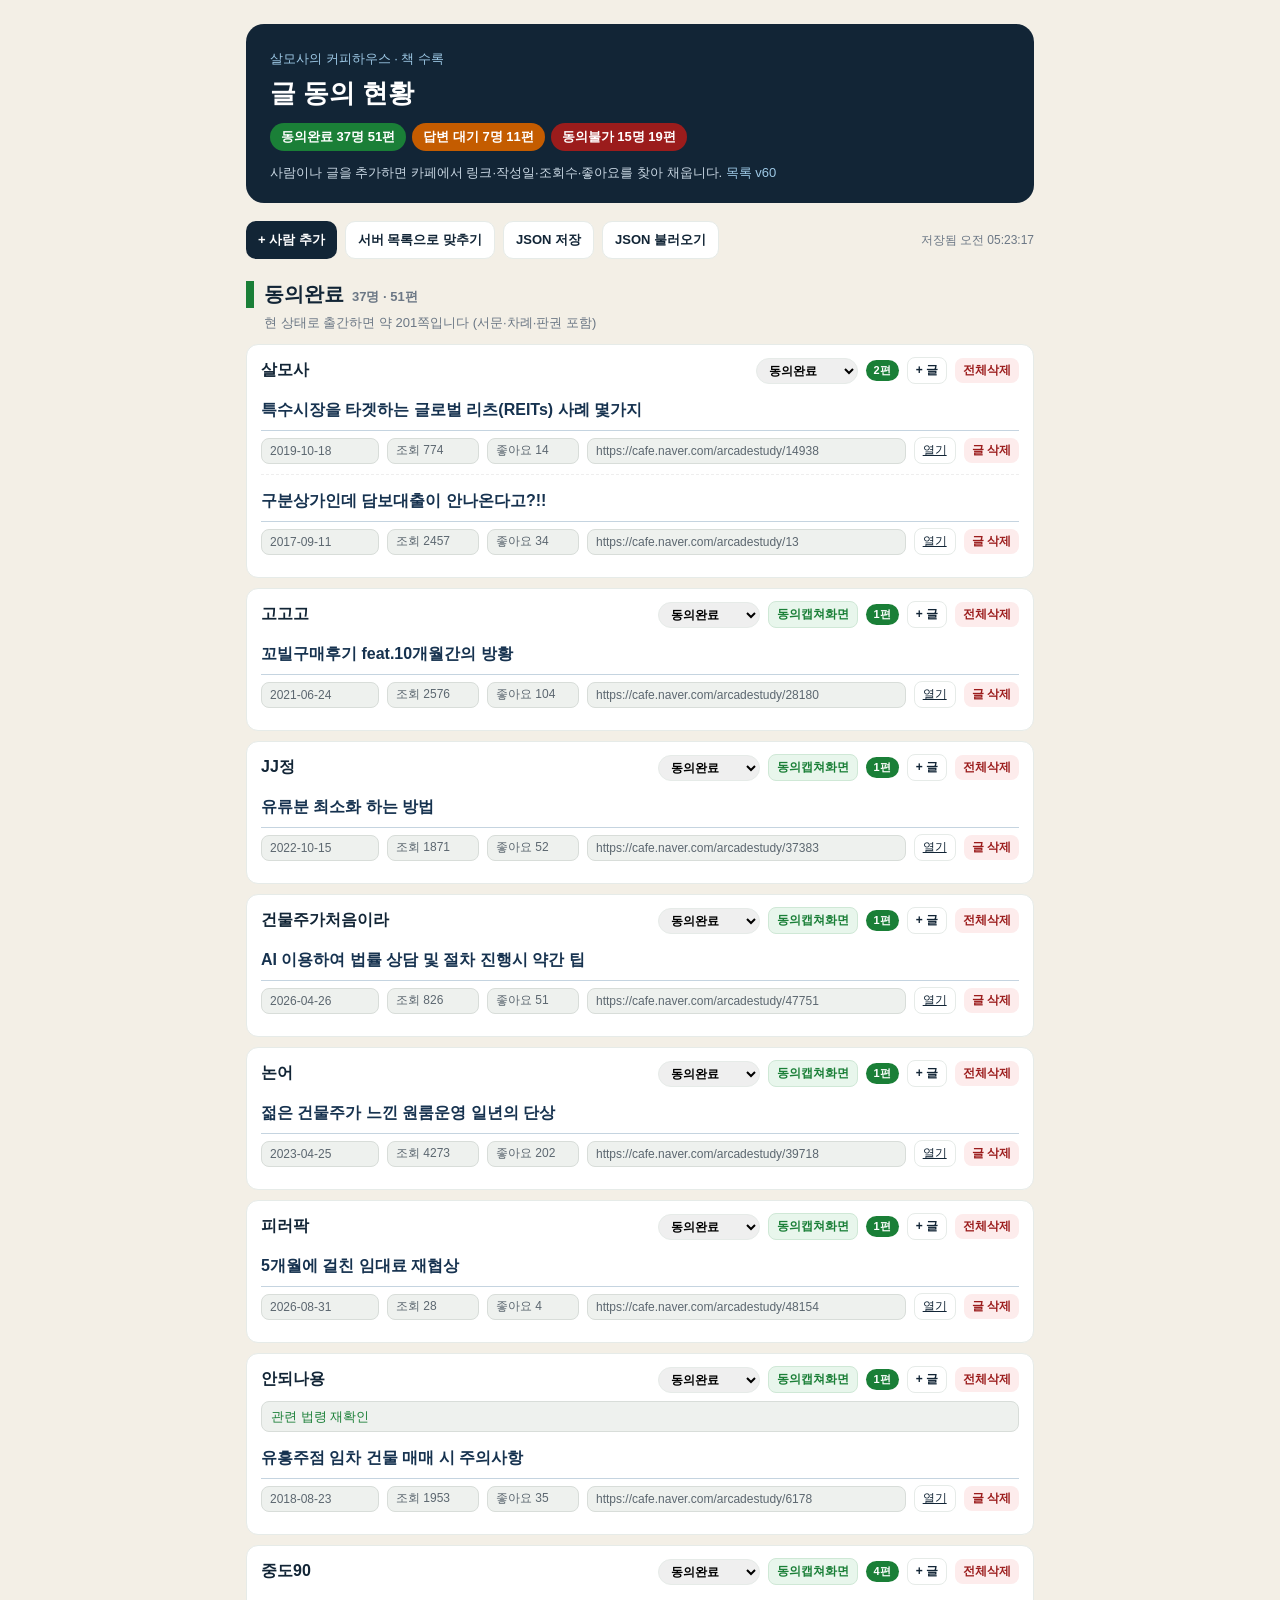
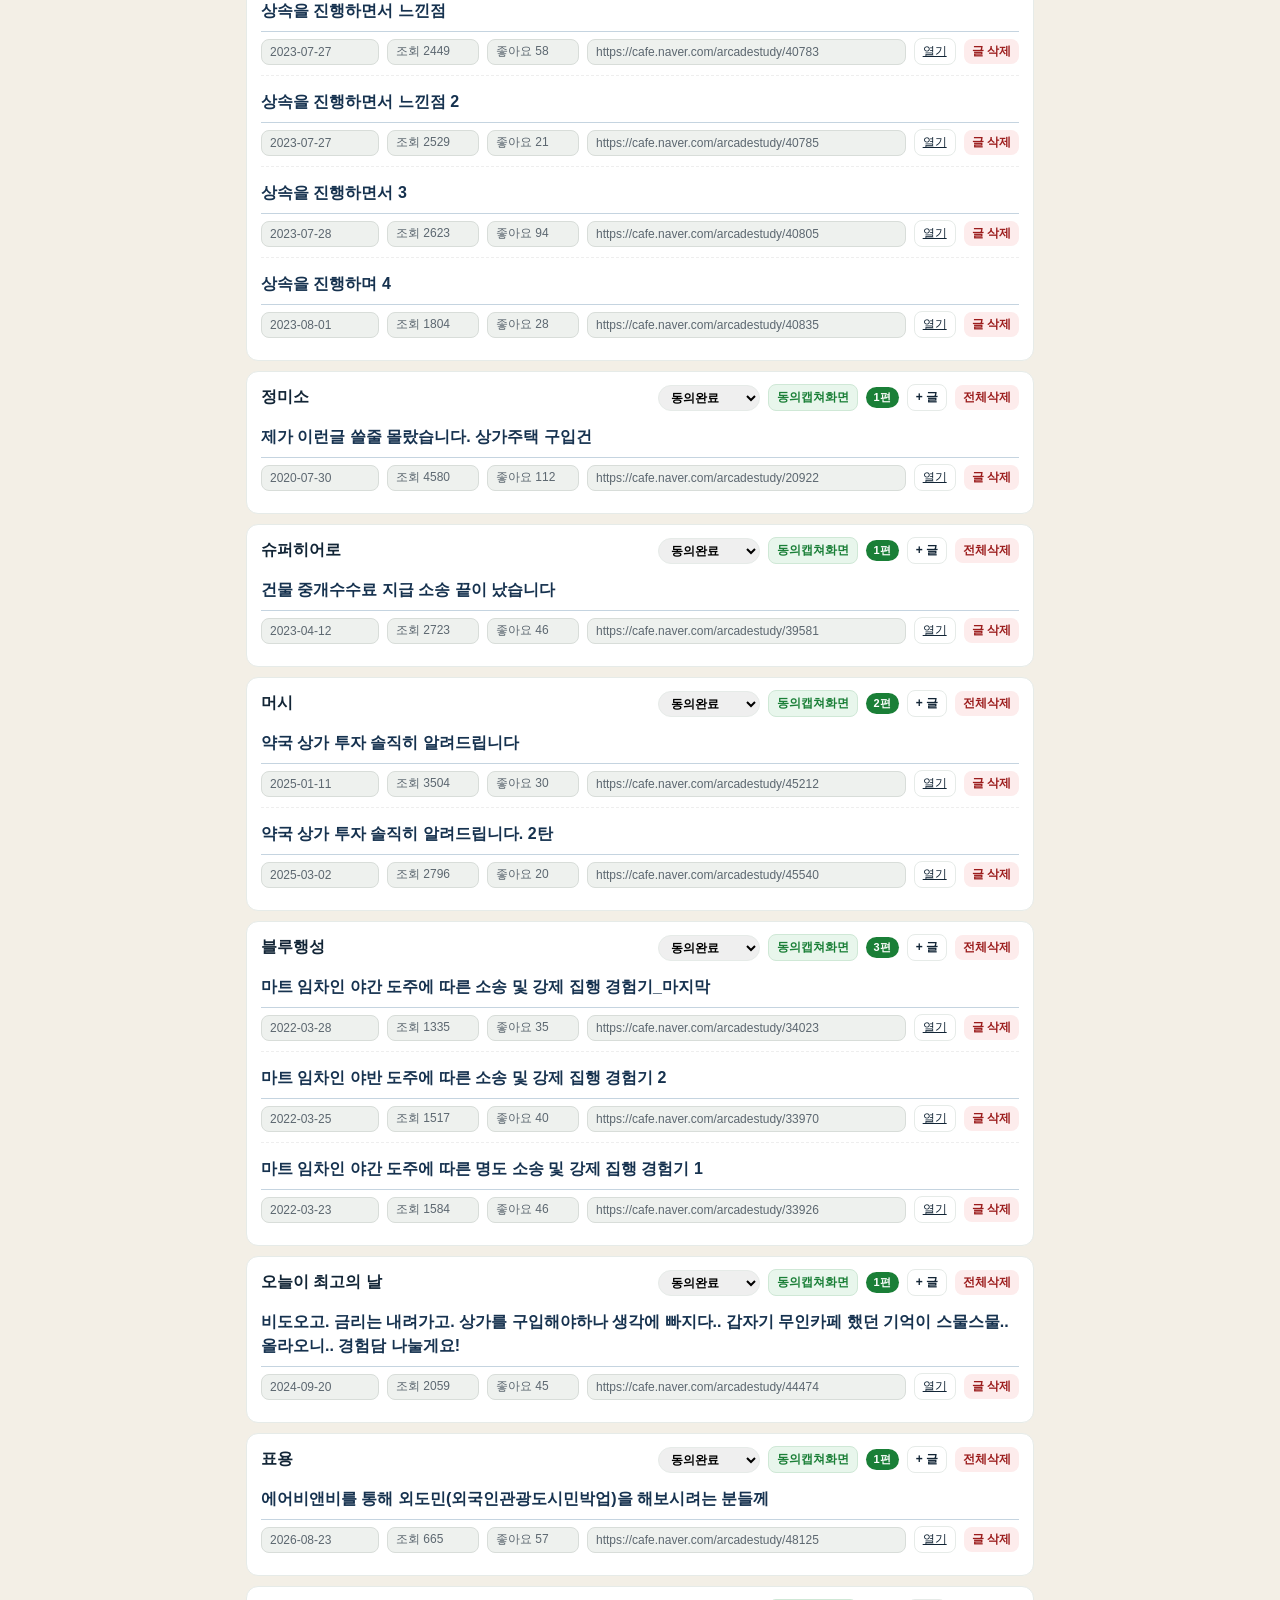
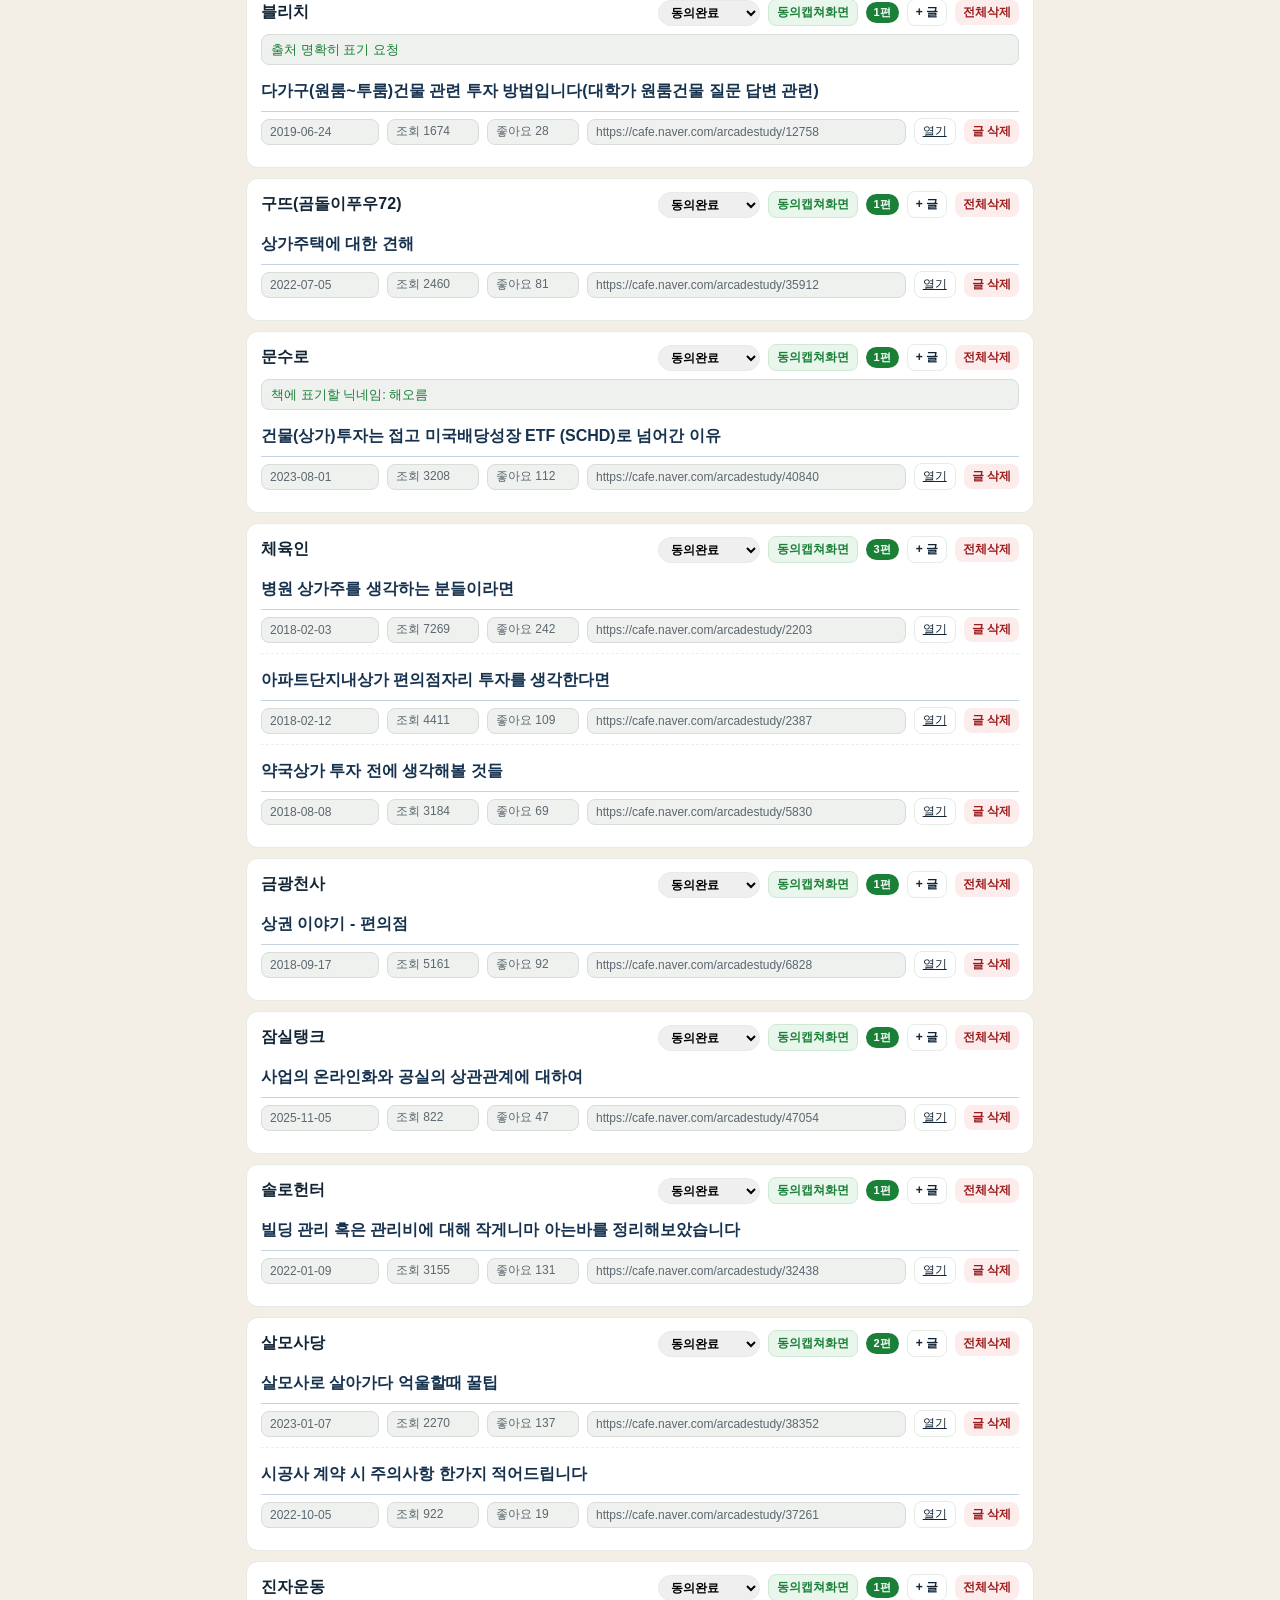
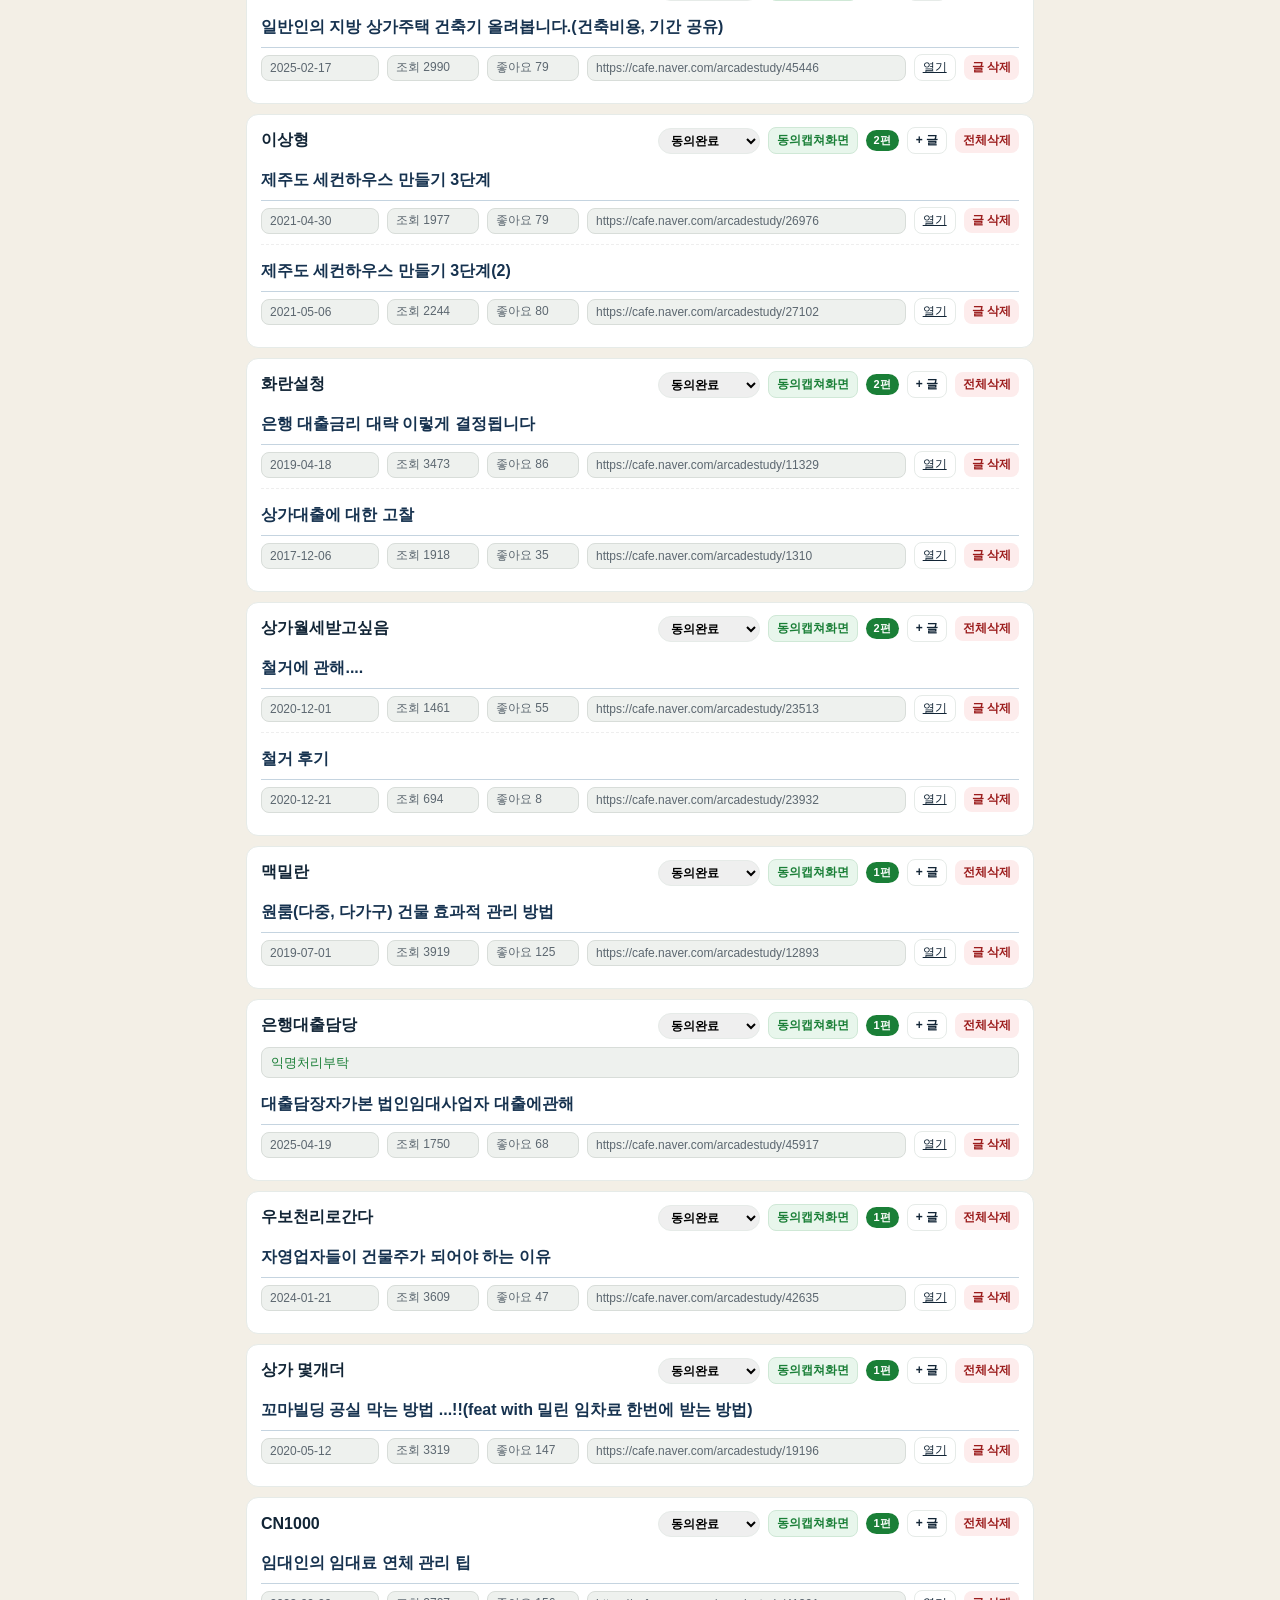
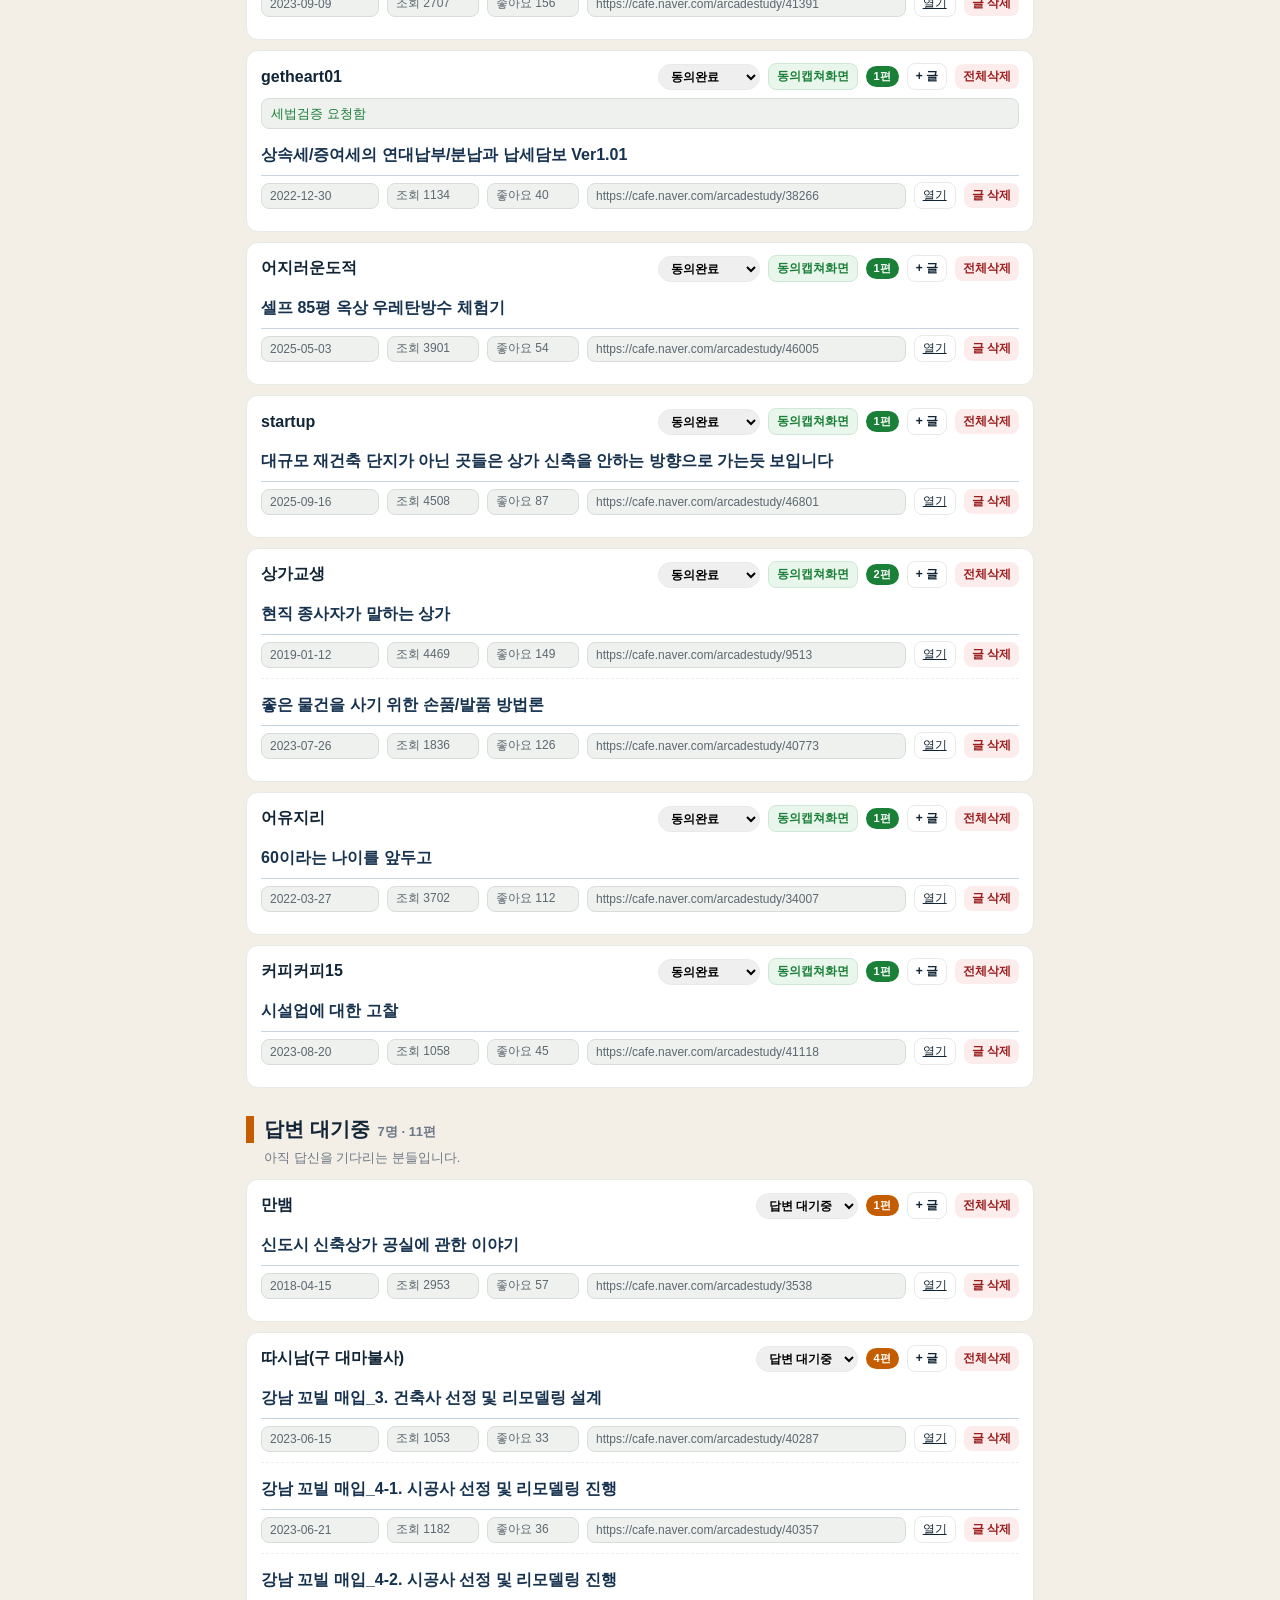
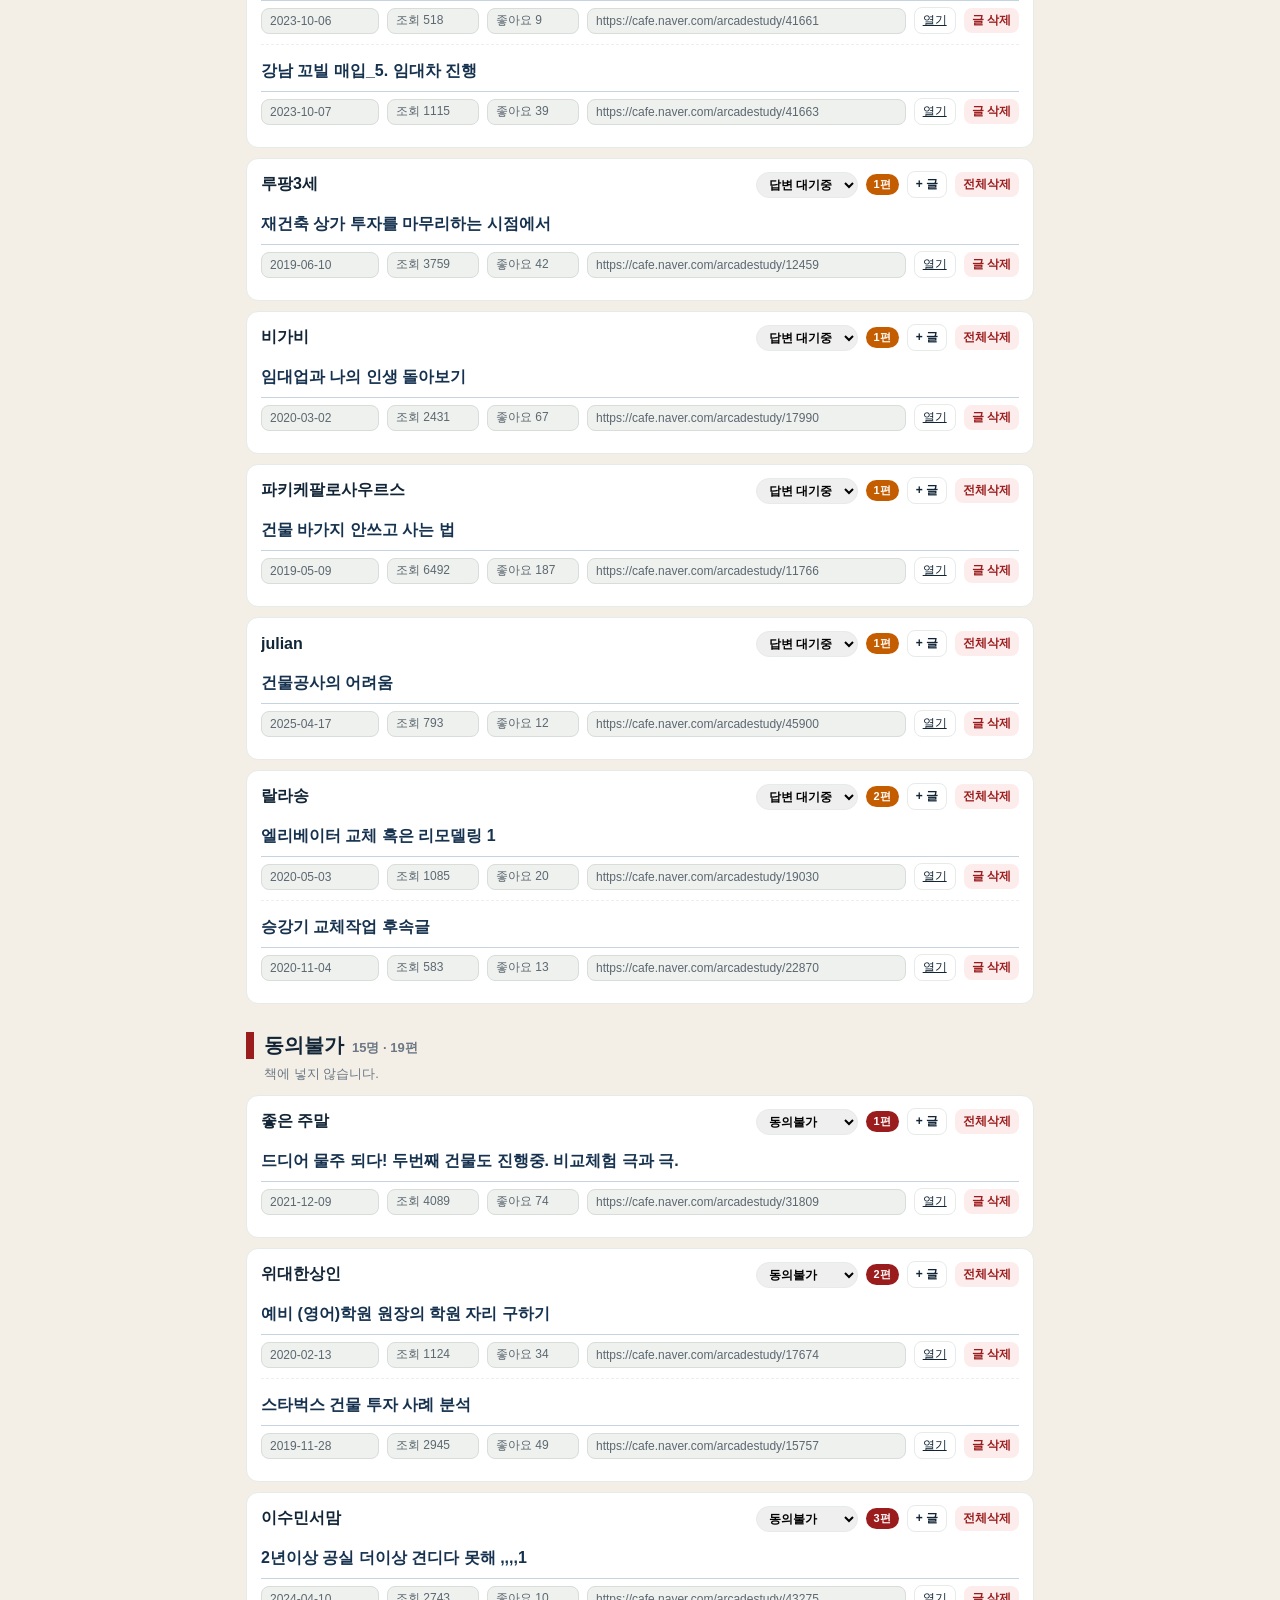
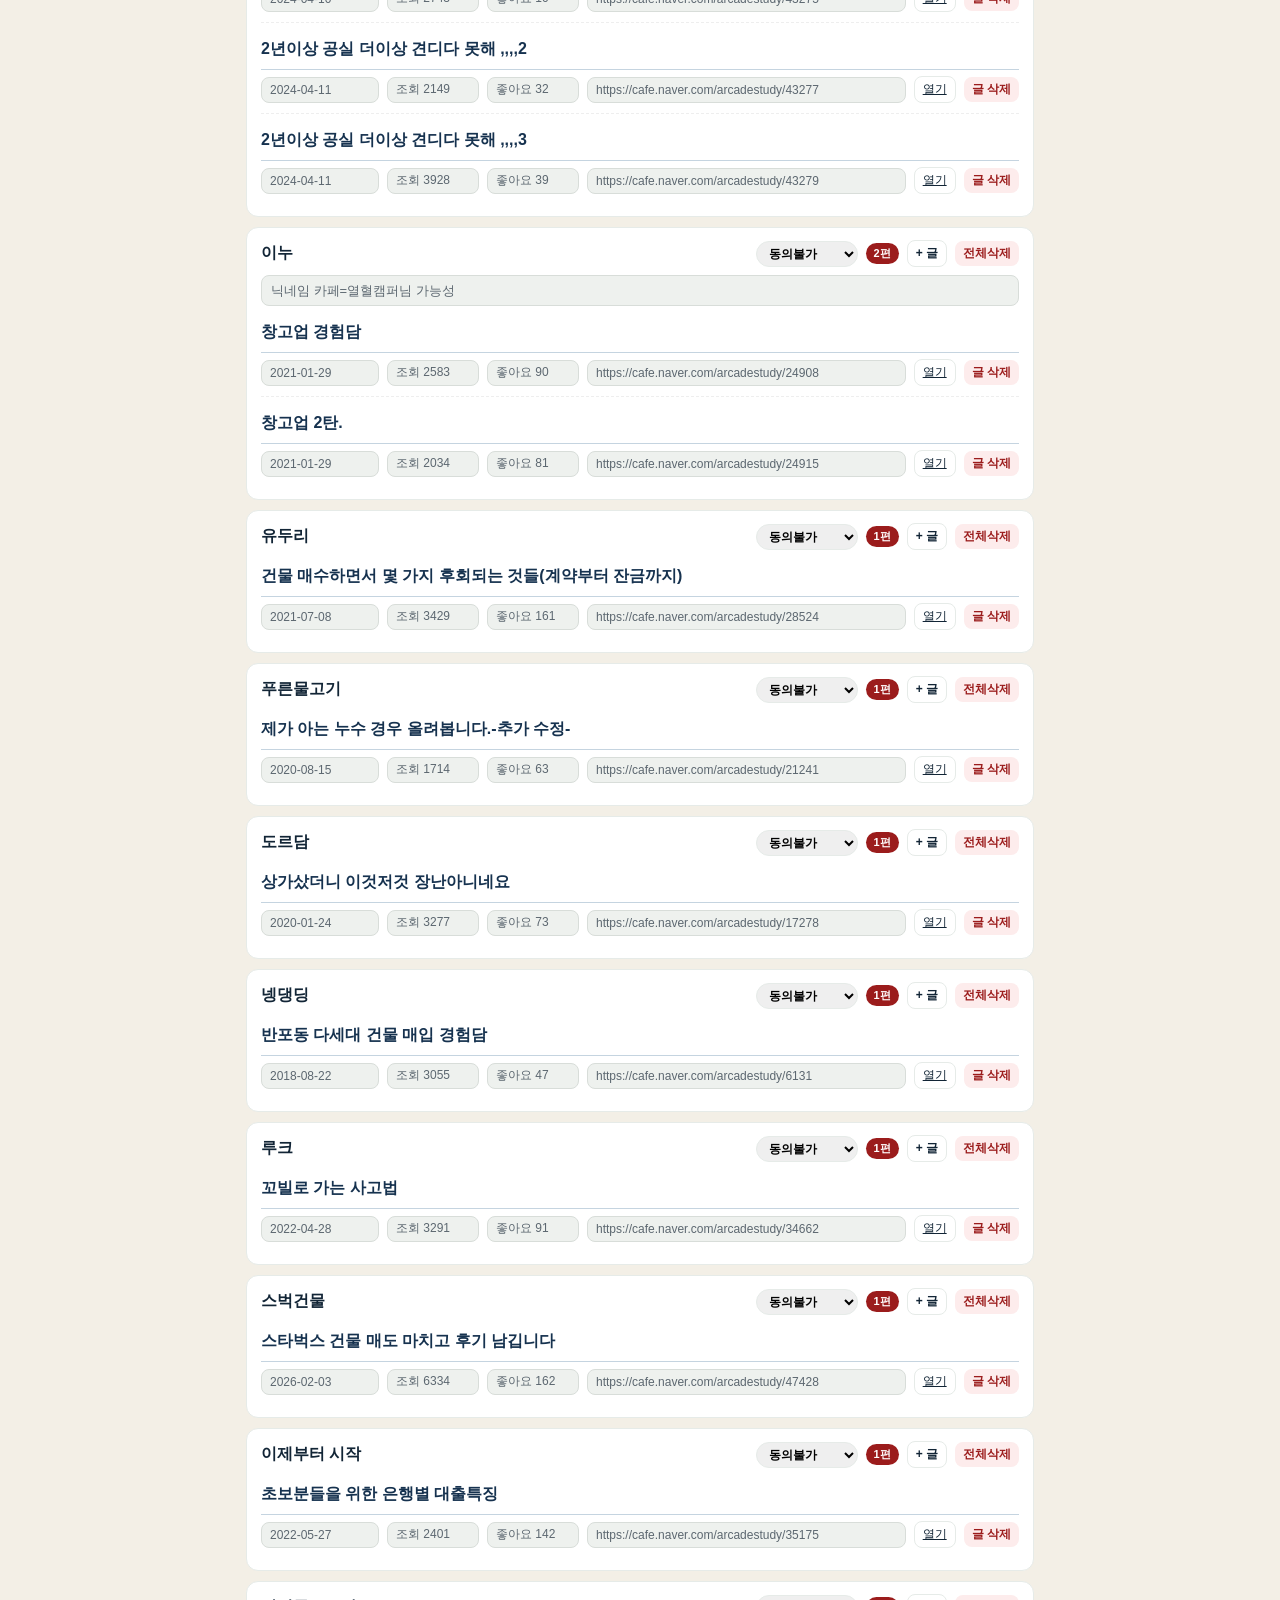
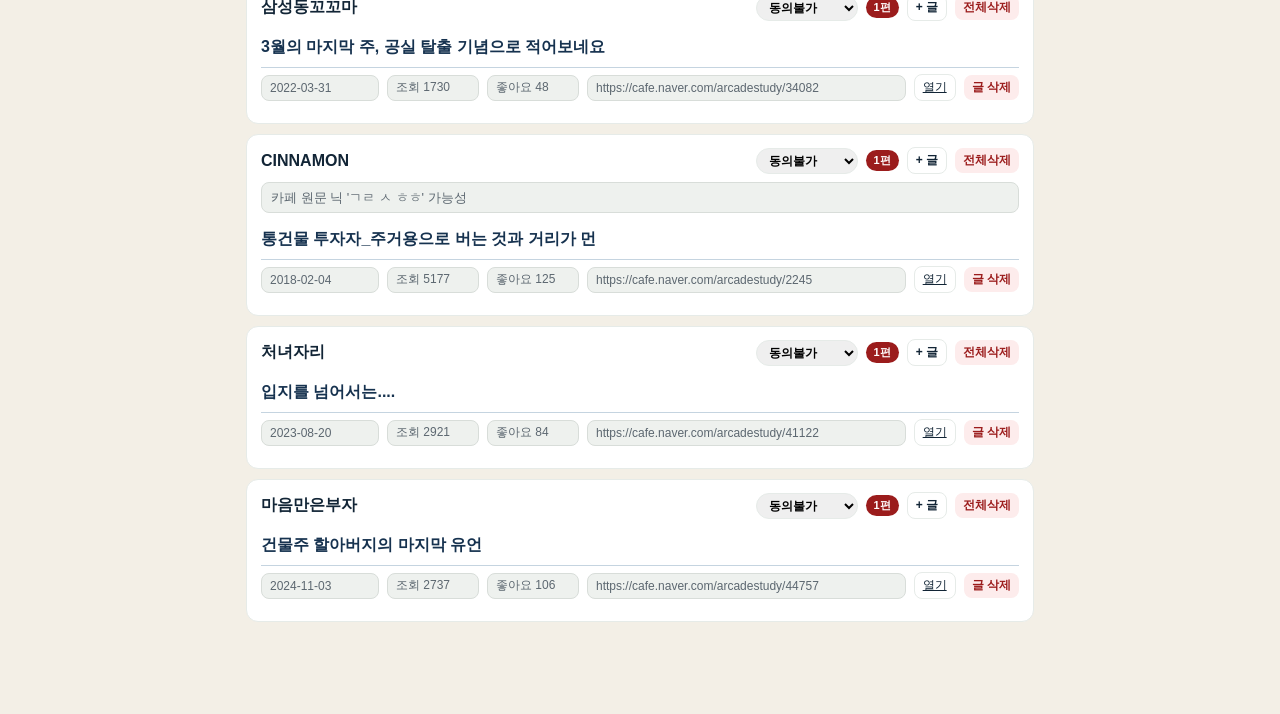
<file: salmosa-go.html>
<!DOCTYPE html>
<meta charset="utf-8">
<meta http-equiv="refresh" content="0;url=consent.html?v=60">
<script>location.replace("consent.html?v=60");</script>
<p><a href="consent.html?v=60">동의현황으로</a></p>
</file>
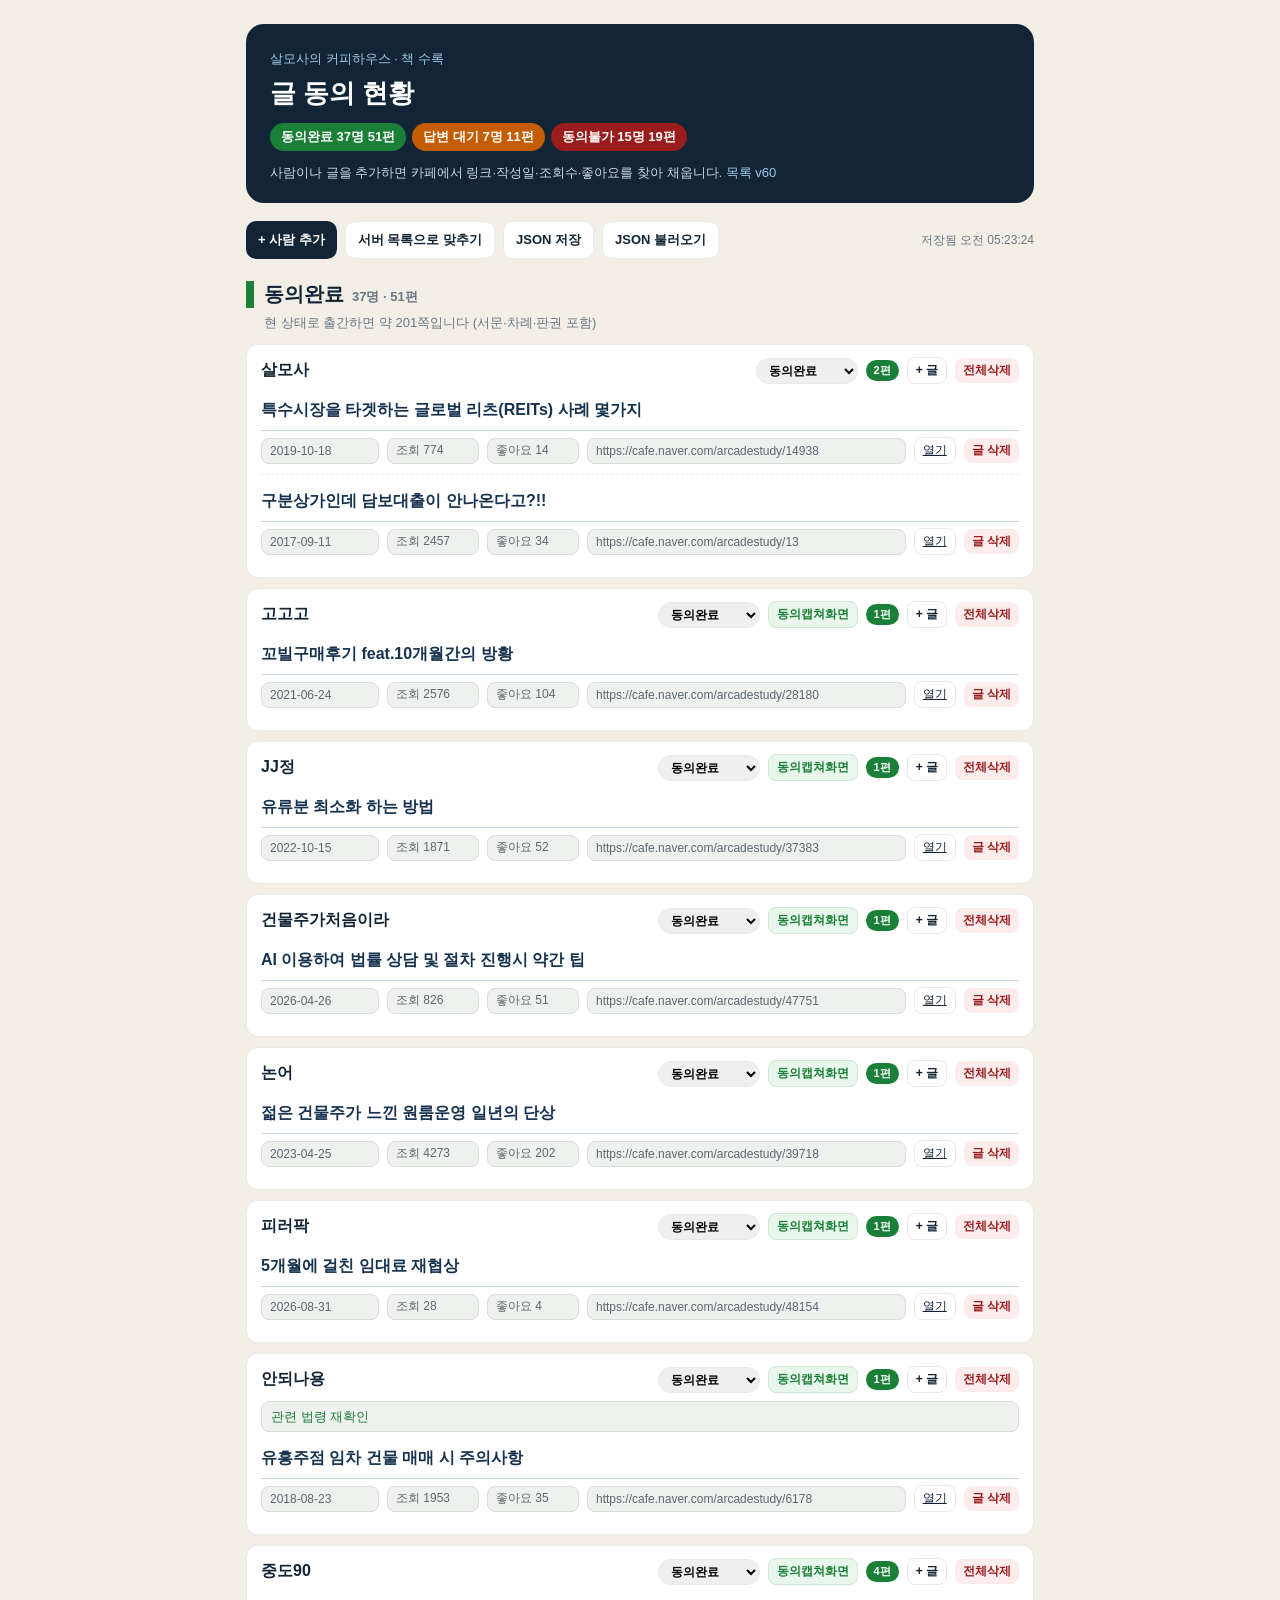
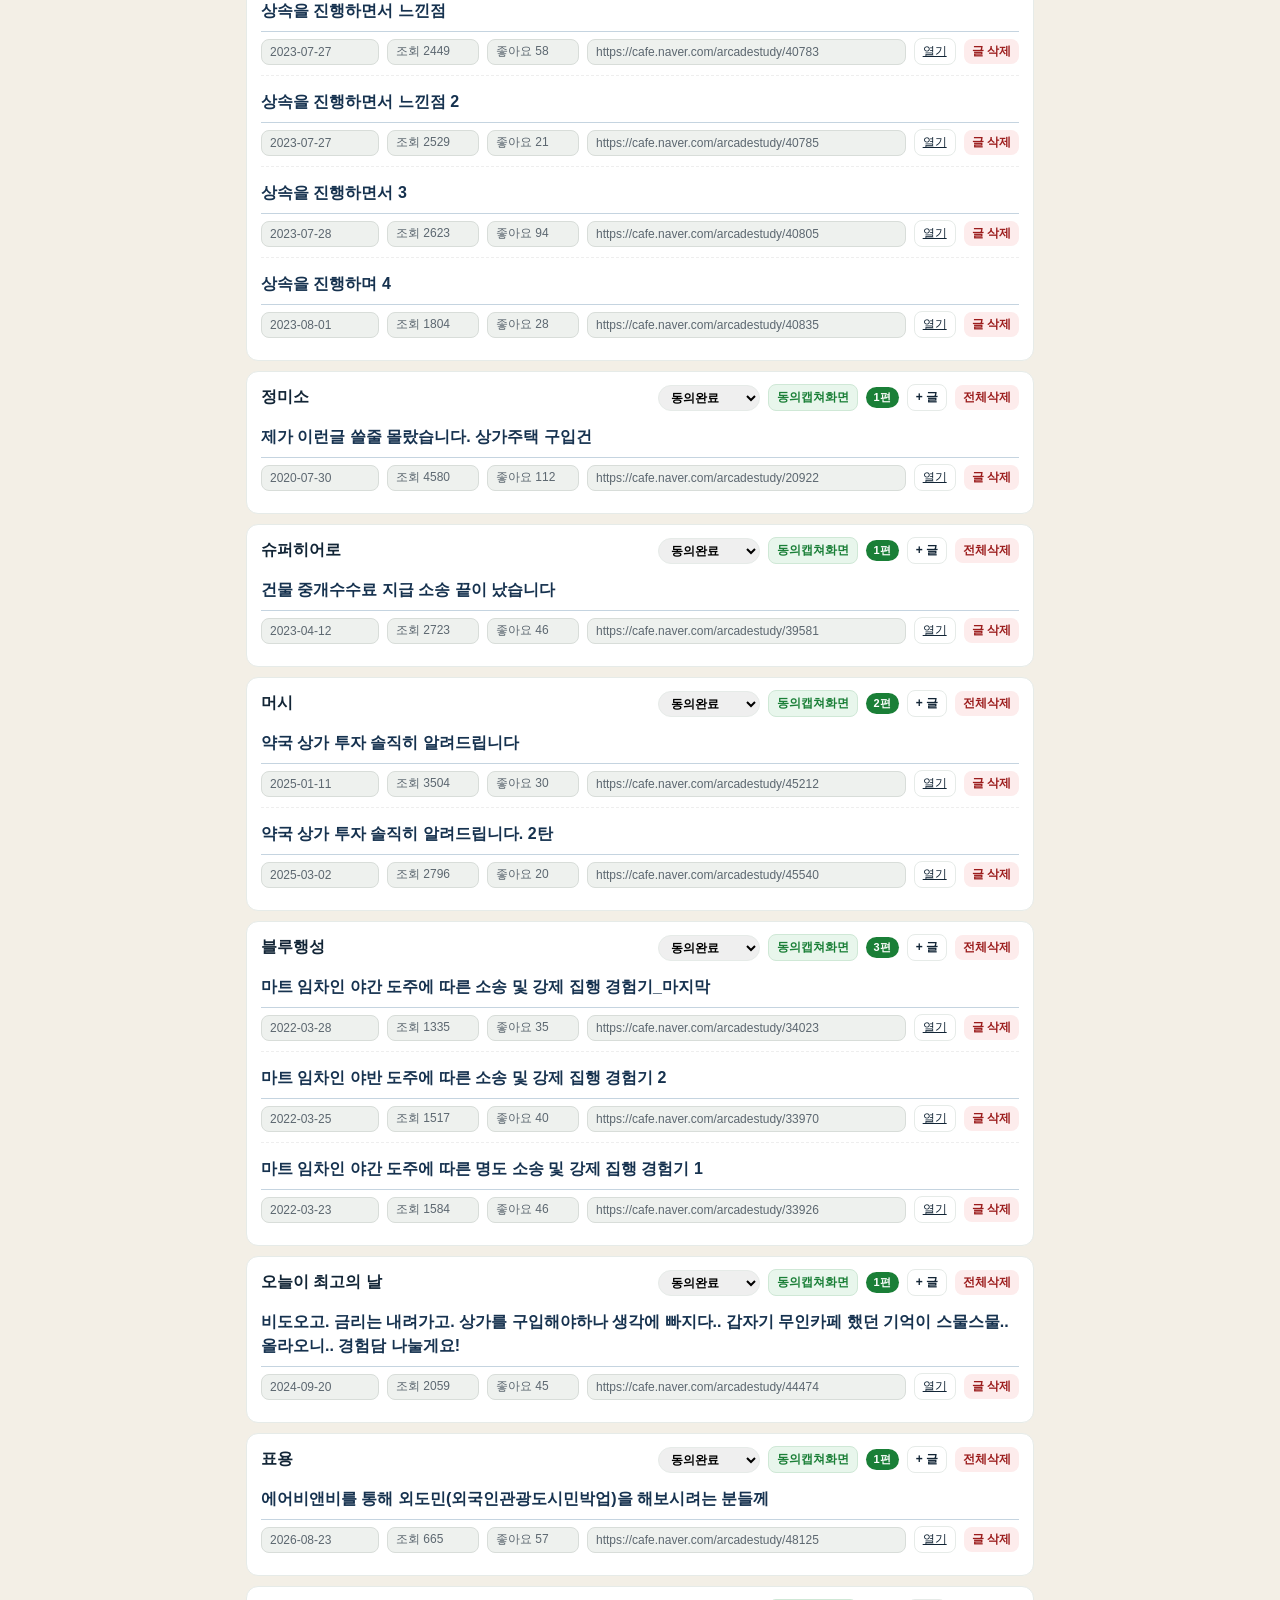
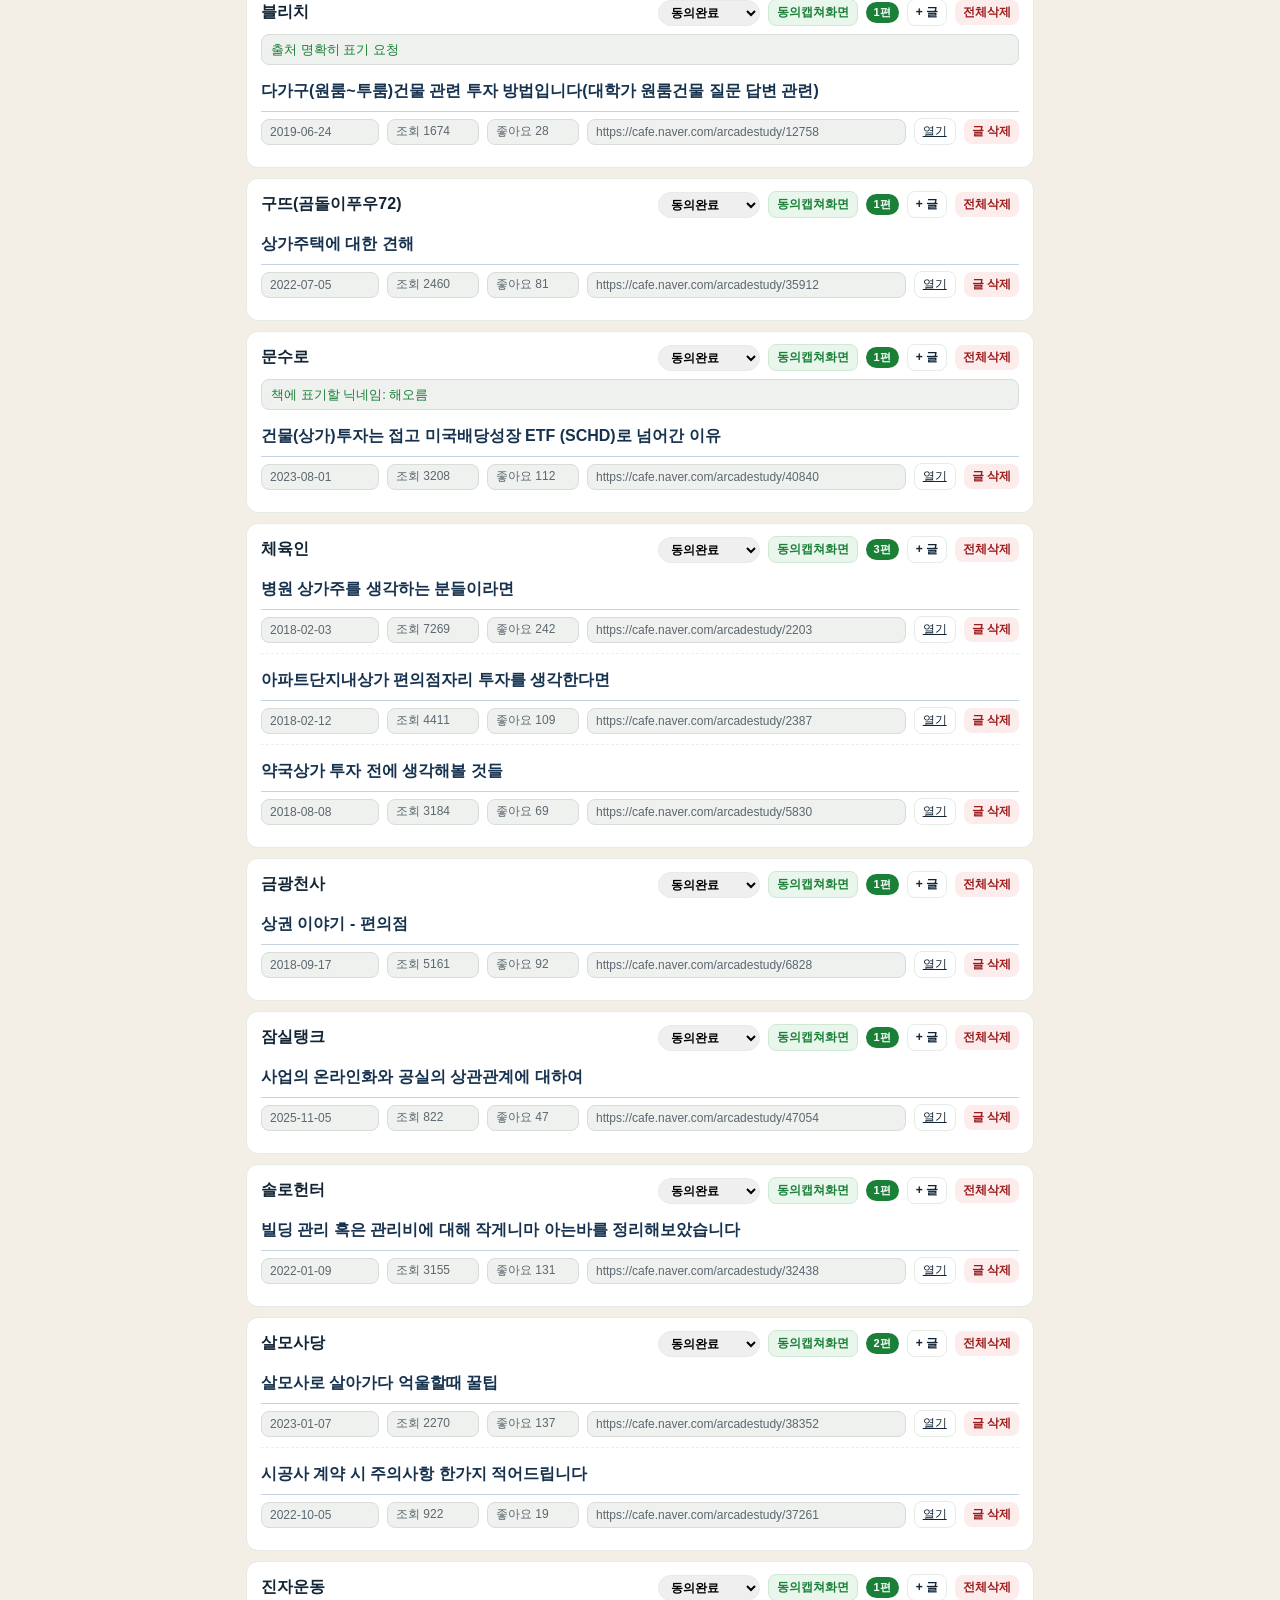
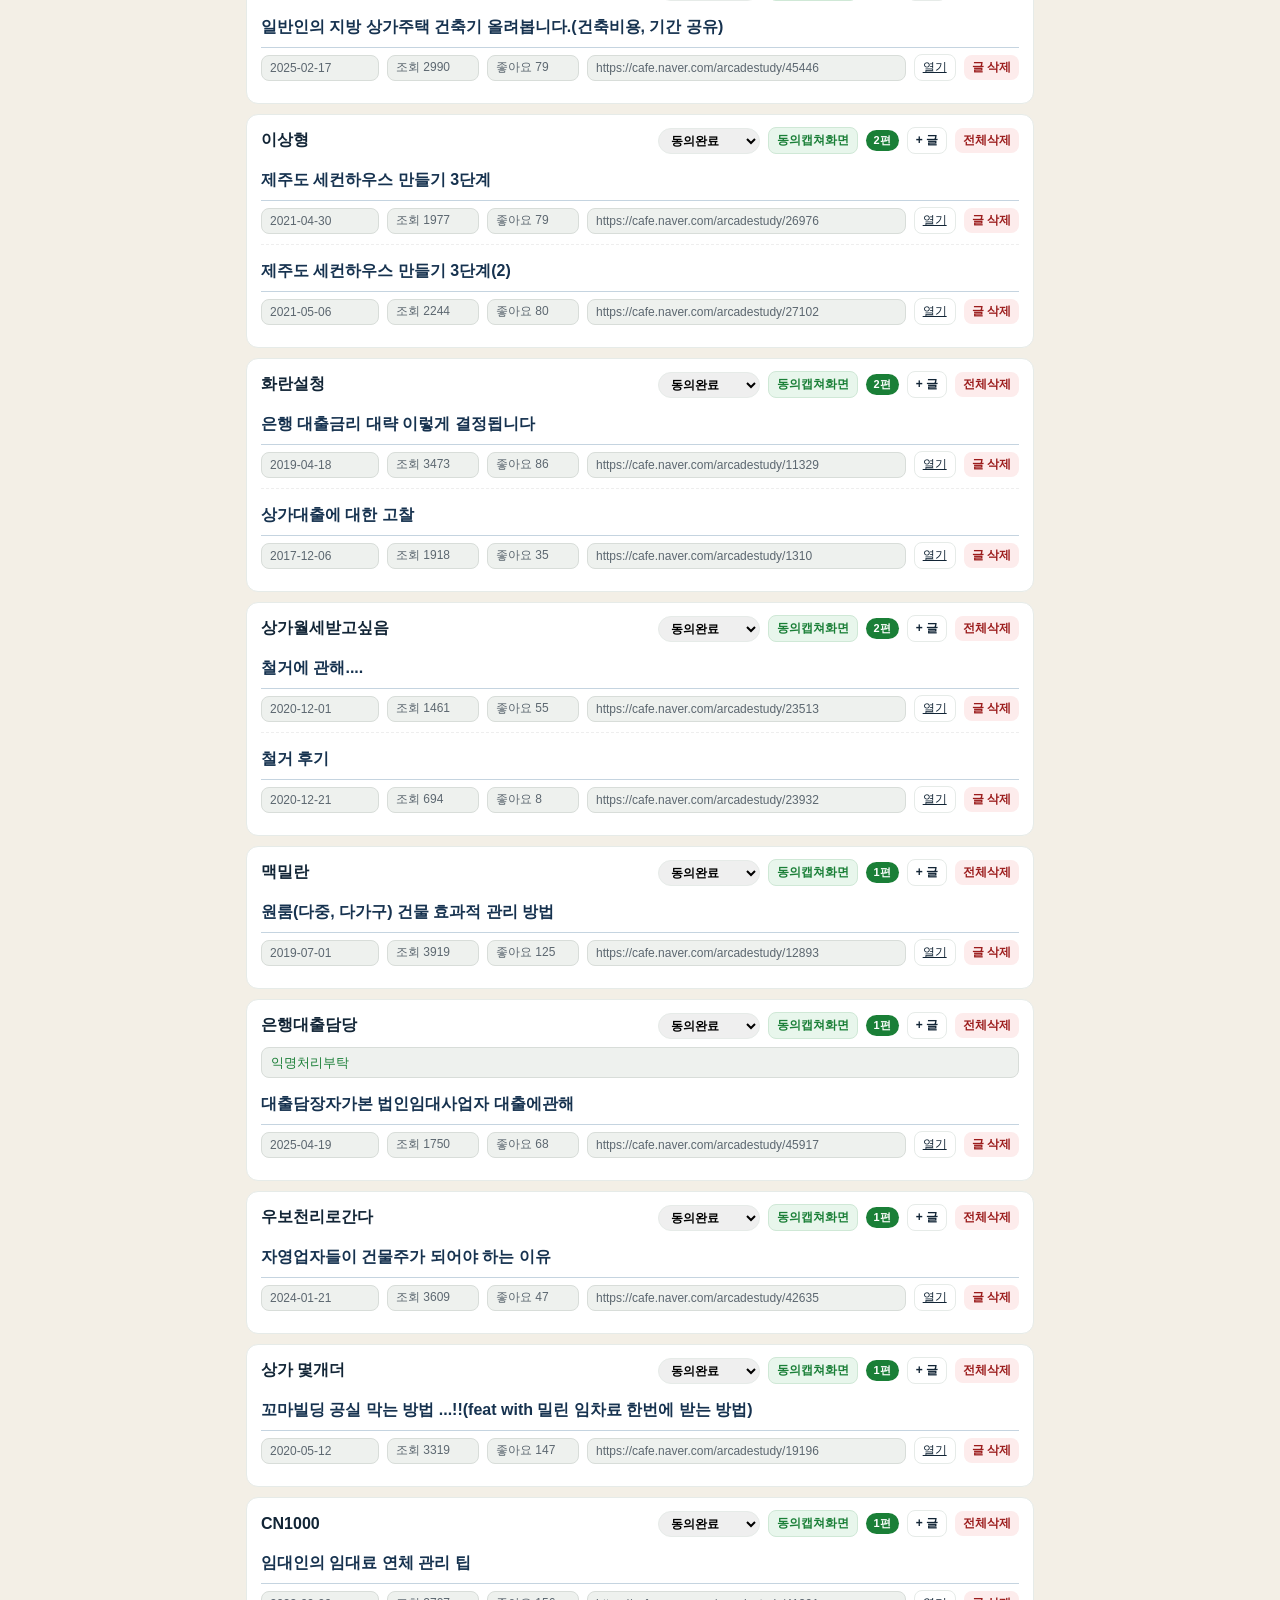
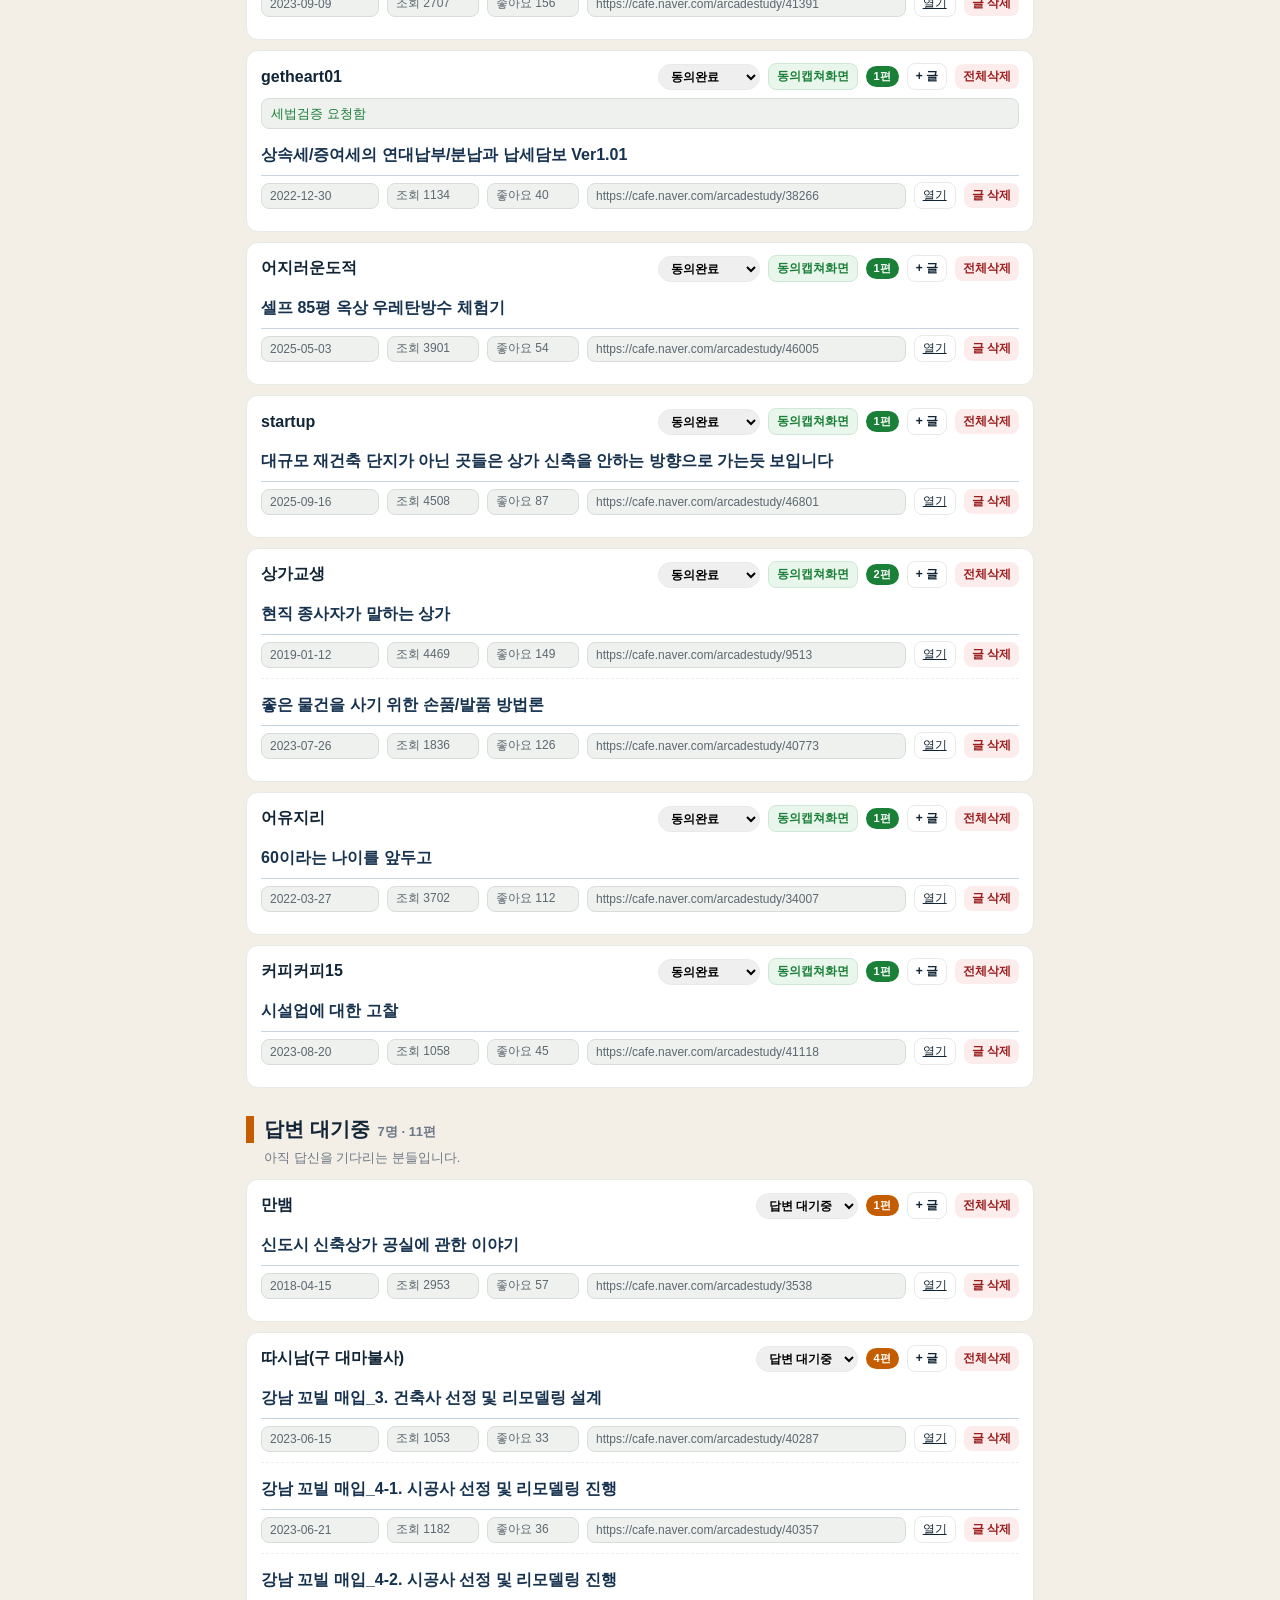
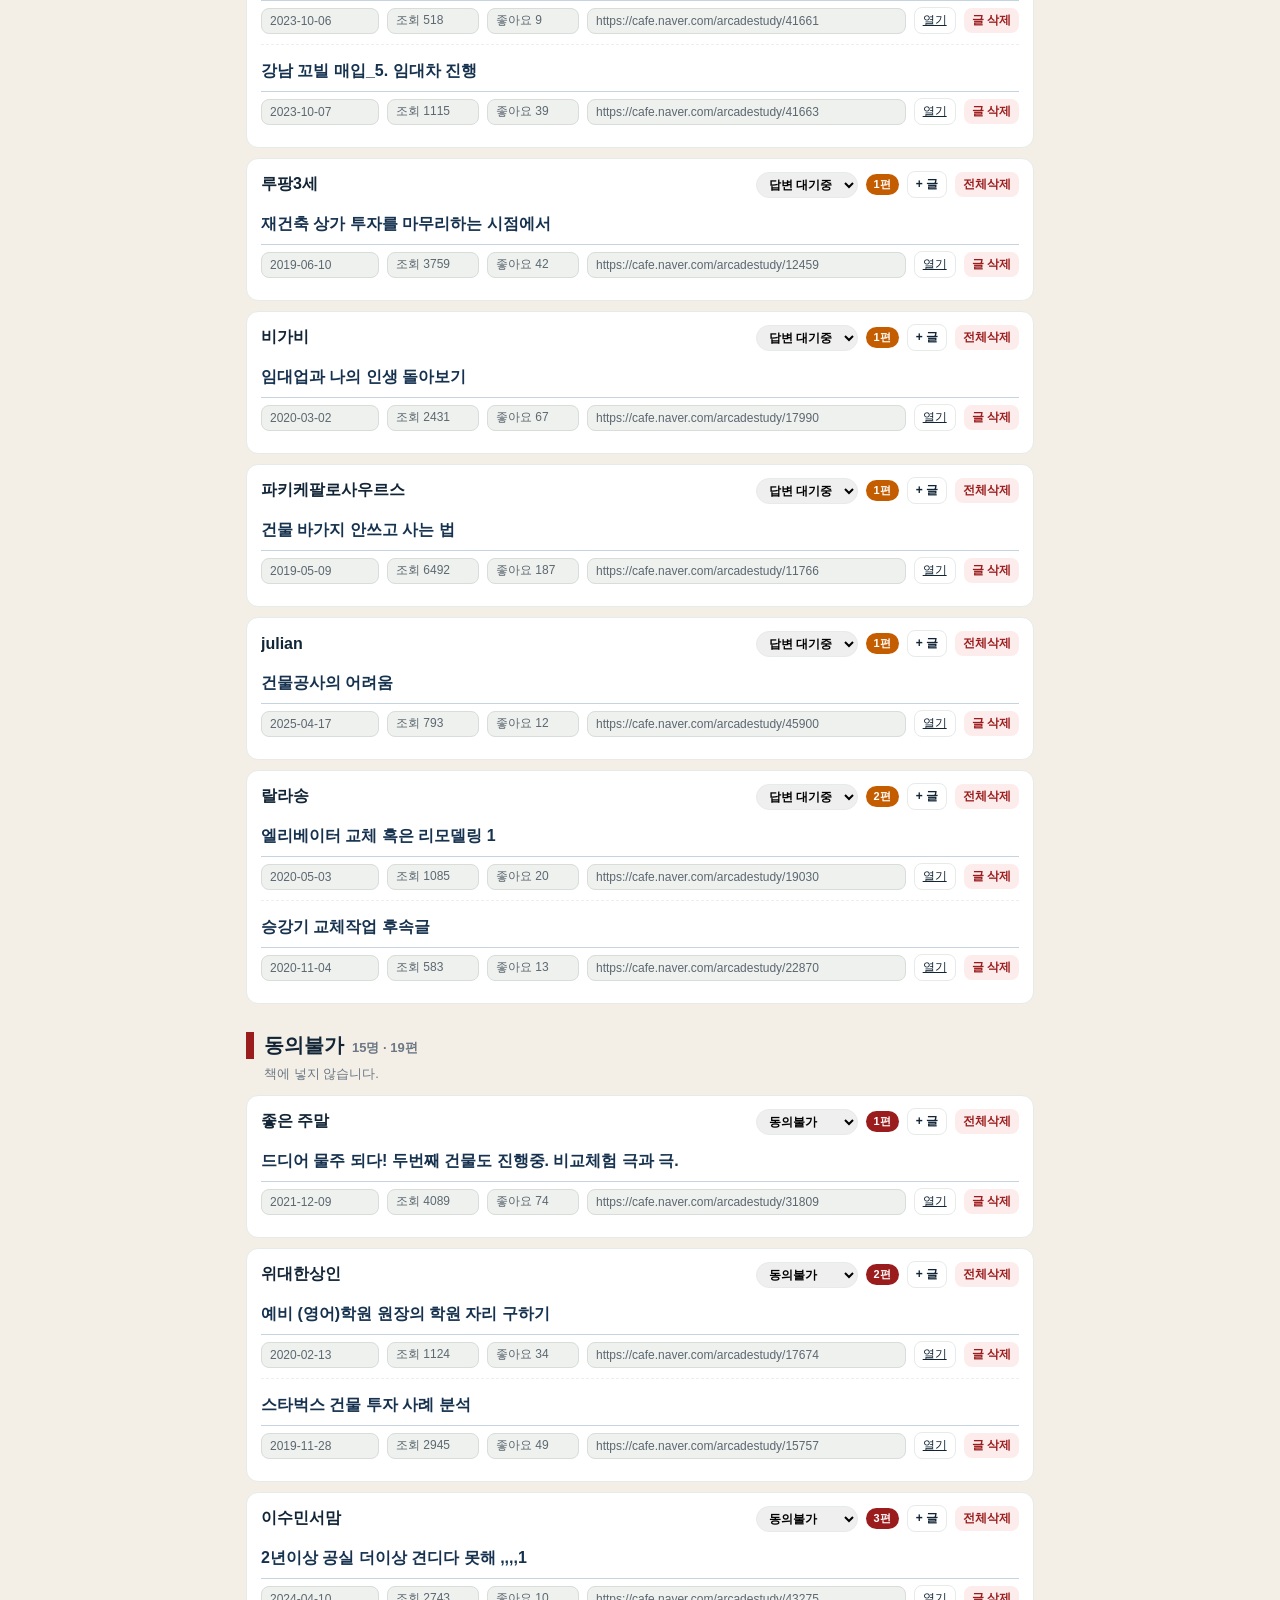
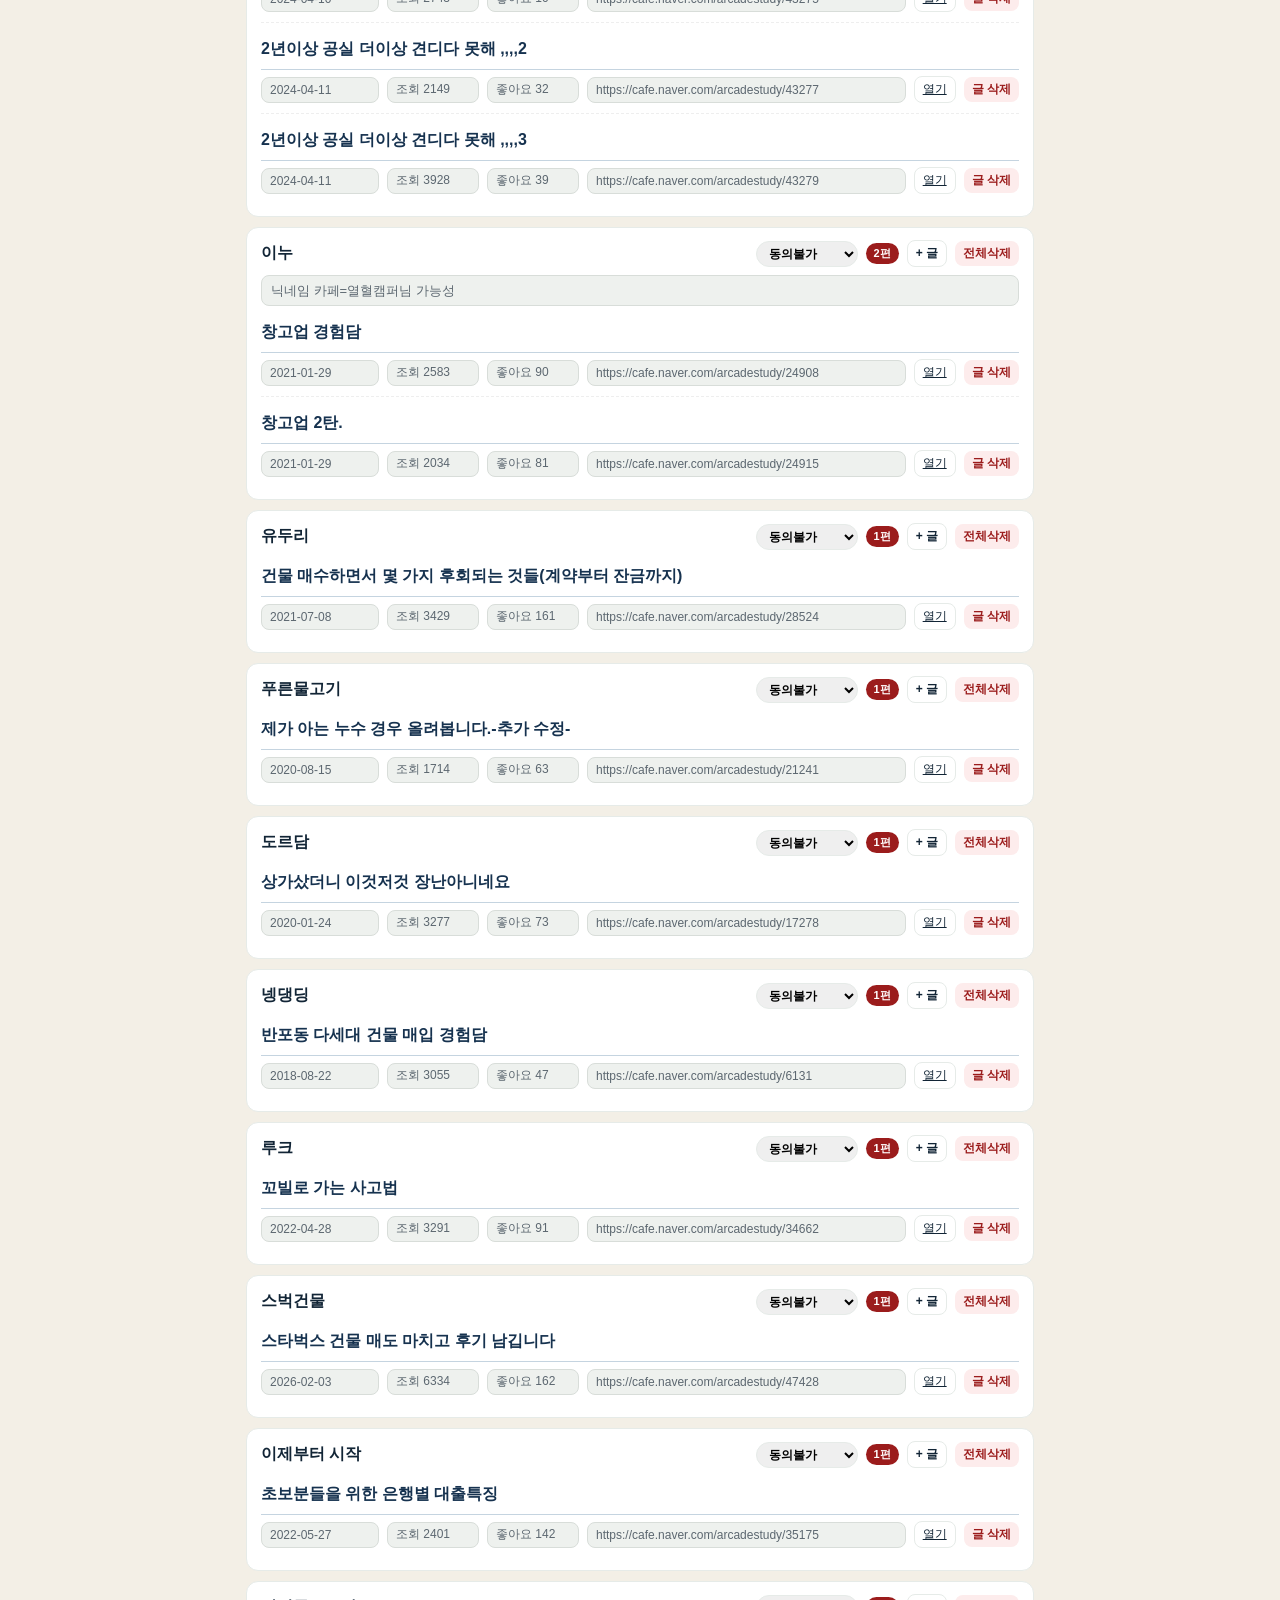
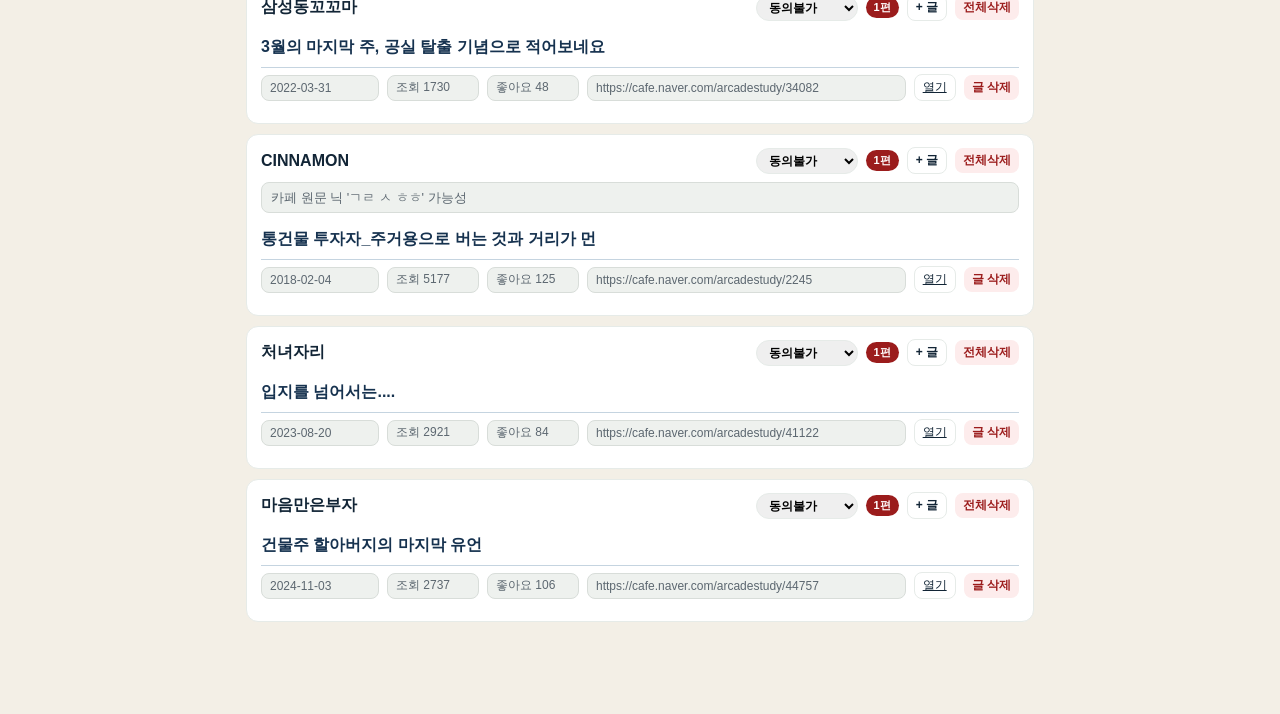
<file: up.html>
<!DOCTYPE html>
<html lang="ko">
<head>
<meta charset="utf-8">
<meta name="viewport" content="width=device-width, initial-scale=1">
<title>살모사 책 수록 동의 현황</title>
<meta name="robots" content="noindex,nofollow" />
<meta http-equiv="Cache-Control" content="no-cache, no-store, must-revalidate" />
<meta http-equiv="Pragma" content="no-cache" />
<meta http-equiv="Expires" content="0" />
<style>
:root {
  --bg: #f3efe6; --ink: #122536; --muted: #6b7785; --line: #e6ebe8;
  --ok: #1a7f37; --wait: #c45c00; --no: #9b1c1c; --card: #fff; --lock: #eef1ee;
}
* { box-sizing: border-box; }
body { margin:0; background:var(--bg); color:var(--ink); font-family:"Apple SD Gothic Neo",Pretendard,"Malgun Gothic",sans-serif; }
.wrap { max-width: 820px; margin: 0 auto; padding: 24px 16px 64px; }
.hero { background:var(--ink); color:#fff; border-radius:18px; padding:26px 24px 20px; margin-bottom:18px; }
.hero .kicker { font-size:13px; color:#9ec9e6; }
.hero h1 { font-size:26px; margin:8px 0 12px; }
.pills { display:flex; flex-wrap:wrap; gap:6px; }
.pill { border-radius:999px; padding:5px 11px; font-size:13px; font-weight:700; color:#fff; }
.pill.ok { background:var(--ok); } .pill.wait { background:var(--wait); } .pill.no { background:var(--no); }
.hero p { font-size:13px; color:#c9d7e3; margin:12px 0 0; line-height:1.55; }
.toolbar { display:flex; flex-wrap:wrap; gap:8px; margin:0 0 22px; }
button, .btn { appearance:none; border:0; cursor:pointer; font-family:inherit; font-size:13px; font-weight:700; border-radius:10px; padding:9px 12px; }
.btn-primary { background:var(--ink); color:#fff; }
.btn-ghost { background:#fff; color:var(--ink); border:1px solid var(--line); }
.btn-danger { background:#fdecec; color:var(--no); }
.btn-tiny { padding:4px 8px; font-size:12px; border-radius:8px; }
.saved { font-size:12px; color:var(--muted); align-self:center; margin-left:auto; }
.section { margin:0 0 28px; }
.section-title { font-size:20px; font-weight:800; border-left:8px solid; padding-left:10px; margin:0 0 6px; }
.section.ok .section-title { border-color:var(--ok); }
.section.wait .section-title { border-color:var(--wait); }
.section.no .section-title { border-color:var(--no); }
.section-sub { font-size:13px; color:var(--muted); margin:0 0 12px 18px; }
.card { background:var(--card); border:1px solid var(--line); border-radius:12px; padding:12px 14px; margin:0 0 10px; }
.card-head { display:flex; gap:8px; align-items:center; flex-wrap:wrap; }
.nick { font-size:16px; font-weight:800; border:0; background:transparent; width:160px; min-width:120px; flex:1; outline:none; color:var(--ink); padding:2px 0; }
.nick:focus { background:#f7faf8; border-radius:6px; padding-left:6px; }
select.status { font-family:inherit; font-size:12px; font-weight:700; border-radius:999px; padding:4px 8px; border:1px solid var(--line); }
.cap-btn { background:#e8f6ec; color:var(--ok); border:1px solid #cfe8d6; }
.cap-frame { width:min(420px,100%); max-height:82vh; overflow:auto; }
.cap-frame img { width:100%; border-radius:12px; display:block; margin:0 0 10px; }
.note { width:100%; margin-top:8px; border:1px solid #d8ddd9; border-radius:8px; font-family:inherit; font-size:13px; padding:7px 9px; color:#5c6770; background:var(--lock); cursor:default; }
.note.request { color:#1a7f37; }
.post { padding:10px 0; border-bottom:1px dashed #eee; }
.post:last-child { border-bottom:0; }
.title { width:100%; max-width:100%; box-sizing:border-box; border:0; border-bottom:1px solid #c5d4e0; background:transparent; font-family:inherit; font-size:16px; font-weight:600; color:#16324f; padding:4px 0 8px; outline:none; display:block; white-space:normal; overflow:visible; overflow-wrap:break-word; word-break:break-word; word-wrap:break-word; line-height:1.5; height:auto; min-height:0; }
.meta { display:flex; gap:8px; margin-top:6px; flex-wrap:wrap; align-items:center; }
.meta input {
  border:1px solid #d8ddd9; border-radius:8px; font-family:inherit; font-size:12px;
  padding:5px 8px; color:#5c6770; background:var(--lock); cursor:default;
}
.meta input.date { width:118px; }
.meta input.views, .meta input.likes { width:92px; }
.meta input.link { flex:1; min-width:140px; }
.empty { color:var(--muted); font-size:13px; padding:8px 0; }
.modal-bg { position:fixed; inset:0; background:rgba(18,37,54,.45); display:none; align-items:center; justify-content:center; padding:16px; z-index:20; }
.modal-bg.show { display:flex; }
.modal { background:#fff; border-radius:16px; padding:20px; width:min(440px,100%); }
.modal h2 { margin:0 0 12px; font-size:18px; }
.modal label { display:block; font-size:12px; color:var(--muted); margin:8px 0 4px; }
.modal input, .modal select { width:100%; font-family:inherit; font-size:14px; border:1px solid var(--line); border-radius:10px; padding:8px 10px; }
.modal .row { display:flex; gap:8px; margin-top:14px; justify-content:flex-end; }
.count { font-size:13px; color:var(--muted); font-weight:600; margin-left:8px; }
.finding { color:#c45c00; font-size:13px; }
</style>
</head>
<body>
<div class="wrap">
  <div class="hero">
    <div class="kicker">살모사의 커피하우스 · 책 수록</div>
    <h1>글 동의 현황</h1>
    <div class="pills" id="pills"></div>
    <p>사람이나 글을 추가하면 카페에서 링크·작성일·조회수·좋아요를 찾아 채웁니다. <span style="color:#9ec9e6">목록 v60</span></p>
  </div>
  <div class="toolbar">
    <button class="btn-primary" id="addPerson">+ 사람 추가</button>
    <button class="btn-ghost" id="syncBtn">서버 목록으로 맞추기</button>
    <button class="btn-ghost" id="exportBtn">JSON 저장</button>
    <button class="btn-ghost" id="importBtn">JSON 불러오기</button>
    <input type="file" id="file" accept="application/json" hidden>
    <span class="saved" id="saved">저장됨</span>
  </div>
  <div id="app"></div>
</div>
<div class="modal-bg" id="modal">
  <div class="modal">
    <h2>사람 추가</h2>
    <label>닉네임</label>
    <input id="m-author" placeholder="예: 잠실탱크">
    <label>동의 상태</label>
    <select id="m-status">
      <option>동의완료</option>
      <option selected>답변 대기중</option>
      <option>동의불가</option>
    </select>
    <label>글 제목</label>
    <input id="m-title" placeholder="따옴표 없이 제목만">
    <label>메모 (선택)</label>
    <input id="m-note" placeholder="예: 익명처리부탁">
    <div class="row">
      <button class="btn-ghost" id="m-cancel">취소</button>
      <button class="btn-primary" id="m-ok">추가</button>
    </div>
    <div class="finding" id="m-msg" style="margin-top:10px;"></div>
  </div>
</div>
<div class="modal-bg" id="capModal">
  <div class="modal">
    <h2 id="cap-title">동의 채팅 캡쳐</h2>
    <div class="cap-frame" id="cap-imgs"></div>
    <div class="row">
      <button class="btn-ghost" type="button" id="cap-close">닫기</button>
    </div>
  </div>
</div>
<div class="modal-bg" id="ask">
  <div class="modal">
    <h2 id="ask-msg">정말 수정하시겠습니까?</h2>
    <div class="row">
      <button class="btn-ghost" type="button" id="ask-no">취소</button>
      <button class="btn-primary" type="button" id="ask-yes">확인</button>
    </div>
  </div>
</div>
<script>
const SEED = [{"id": "14938", "status": "동의완료", "author": "살모사", "note": "", "title": "특수시장을 타겟하는 글로벌 리츠(REITs) 사례 몇가지", "date": "2019-10-18", "likes": 14, "views": 774, "link": "https://cafe.naver.com/arcadestudy/14938", "movedAt": 1793771024581}, {"id": "13", "status": "동의완료", "author": "살모사", "note": "", "title": "구분상가인데 담보대출이 안나온다고?!!", "date": "2017-09-11", "likes": 34, "views": 2457, "link": "https://cafe.naver.com/arcadestudy/13", "movedAt": 1793771024581}, {"id": "47054", "status": "동의완료", "author": "잠실탱크", "note": "", "title": "사업의 온라인화와 공실의 상관관계에 대하여", "date": "2025-11-05", "likes": 47, "views": 822, "link": "https://cafe.naver.com/arcadestudy/47054", "hangul": 1210}, {"id": "32438", "status": "동의완료", "author": "솔로헌터", "note": "", "title": "빌딩 관리 혹은 관리비에 대해 작게니마 아는바를 정리해보았습니다", "date": "2022-01-09", "likes": 131, "views": 3155, "link": "https://cafe.naver.com/arcadestudy/32438", "hangul": 1799}, {"id": "38352", "status": "동의완료", "author": "살모사당", "note": "", "title": "살모사로 살아가다 억울할때 꿀팁", "date": "2023-01-07", "likes": 137, "views": 2270, "link": "https://cafe.naver.com/arcadestudy/38352", "hangul": 796}, {"id": "37261", "status": "동의완료", "author": "살모사당", "note": "", "title": "시공사 계약 시 주의사항 한가지 적어드립니다", "date": "2022-10-05", "likes": 19, "views": 922, "link": "https://cafe.naver.com/arcadestudy/37261", "hangul": 744}, {"id": "45446", "status": "동의완료", "author": "진자운동", "note": "", "title": "일반인의 지방 상가주택 건축기 올려봅니다.(건축비용, 기간 공유)", "date": "2025-02-17", "likes": 79, "views": 2990, "link": "https://cafe.naver.com/arcadestudy/45446", "hangul": 4420}, {"id": "26976", "status": "동의완료", "author": "이상형", "note": "", "title": "제주도 세컨하우스 만들기 3단계", "date": "2021-04-30", "likes": 79, "views": 1977, "link": "https://cafe.naver.com/arcadestudy/26976", "hangul": 795}, {"id": "27102", "status": "동의완료", "author": "이상형", "note": "", "title": "제주도 세컨하우스 만들기 3단계(2)", "date": "2021-05-06", "likes": 80, "views": 2244, "link": "https://cafe.naver.com/arcadestudy/27102", "hangul": 2087}, {"id": "11329", "status": "동의완료", "author": "화란설청", "note": "", "title": "은행 대출금리 대략 이렇게 결정됩니다", "date": "2019-04-18", "likes": 86, "views": 3473, "link": "https://cafe.naver.com/arcadestudy/11329", "hangul": 895}, {"id": "1310", "status": "동의완료", "author": "화란설청", "note": "", "title": "상가대출에 대한 고찰", "date": "2017-12-06", "likes": 35, "views": 1918, "link": "https://cafe.naver.com/arcadestudy/1310", "hangul": 1386}, {"id": "23513", "status": "동의완료", "author": "상가월세받고싶음", "note": "", "title": "철거에 관해....", "date": "2020-12-01", "likes": 55, "views": 1461, "link": "https://cafe.naver.com/arcadestudy/23513", "hangul": 997}, {"id": "23932", "status": "동의완료", "author": "상가월세받고싶음", "note": "", "title": "철거 후기", "date": "2020-12-21", "likes": 8, "views": 694, "link": "https://cafe.naver.com/arcadestudy/23932", "hangul": 518}, {"id": "12893", "status": "동의완료", "author": "맥밀란", "note": "", "title": "원룸(다중, 다가구) 건물 효과적 관리 방법", "date": "2019-07-01", "likes": 125, "views": 3919, "link": "https://cafe.naver.com/arcadestudy/12893", "hangul": 2454}, {"id": "45917", "status": "동의완료", "author": "은행대출담당", "note": "익명처리부탁", "title": "대출담장자가본 법인임대사업자 대출에관해", "date": "2025-04-19", "likes": 68, "views": 1750, "link": "https://cafe.naver.com/arcadestudy/45917", "hangul": 2667}, {"id": "42635", "status": "동의완료", "author": "우보천리로간다", "note": "", "title": "자영업자들이 건물주가 되어야 하는 이유", "date": "2024-01-21", "likes": 47, "views": 3609, "link": "https://cafe.naver.com/arcadestudy/42635", "hangul": 1282}, {"id": "19196", "status": "동의완료", "author": "상가 몇개더", "note": "", "title": "꼬마빌딩 공실 막는 방법 ...!!(feat with 밀린 임차료 한번에 받는 방법)", "date": "2020-05-12", "likes": 147, "views": 3319, "link": "https://cafe.naver.com/arcadestudy/19196", "hangul": 1074}, {"id": "41391", "status": "동의완료", "author": "CN1000", "note": "", "title": "임대인의 임대료 연체 관리 팁", "date": "2023-09-09", "likes": 156, "views": 2707, "link": "https://cafe.naver.com/arcadestudy/41391", "hangul": 1803}, {"id": "38266", "status": "동의완료", "author": "getheart01", "note": "세법검증 요청함", "title": "상속세/증여세의 연대납부/분납과 납세담보 Ver1.01", "date": "2022-12-30", "likes": 40, "views": 1134, "link": "https://cafe.naver.com/arcadestudy/38266", "hangul": 1492}, {"id": "46005", "status": "동의완료", "author": "어지러운도적", "note": "", "title": "셀프 85평 옥상 우레탄방수 체험기", "date": "2025-05-03", "likes": 54, "views": 3901, "link": "https://cafe.naver.com/arcadestudy/46005", "hangul": 1178}, {"id": "46801", "status": "동의완료", "author": "startup", "note": "", "title": "대규모 재건축 단지가 아닌 곳들은 상가 신축을 안하는 방향으로 가는듯 보입니다", "date": "2025-09-16", "likes": 87, "views": 4508, "link": "https://cafe.naver.com/arcadestudy/46801", "hangul": 1649}, {"id": "9513", "status": "동의완료", "author": "상가교생", "note": "", "title": "현직 종사자가 말하는 상가", "date": "2019-01-12", "likes": 149, "views": 4469, "link": "https://cafe.naver.com/arcadestudy/9513", "hangul": 1307}, {"id": "40773", "status": "동의완료", "author": "상가교생", "note": "", "title": "좋은 물건을 사기 위한 손품/발품 방법론", "date": "2023-07-26", "likes": 126, "views": 1836, "link": "https://cafe.naver.com/arcadestudy/40773", "hangul": 2639}, {"id": "34007", "status": "동의완료", "author": "어유지리", "note": "", "title": "60이라는 나이를 앞두고", "date": "2022-03-27", "likes": 112, "views": 3702, "link": "https://cafe.naver.com/arcadestudy/34007", "hangul": 2079}, {"id": "41118", "status": "동의완료", "author": "커피커피15", "note": "", "title": "시설업에 대한 고찰", "date": "2023-08-20", "likes": 45, "views": 1058, "link": "https://cafe.naver.com/arcadestudy/41118", "hangul": 1077}, {"id": "2203", "status": "동의완료", "author": "체육인", "note": "", "title": "병원 상가주를 생각하는 분들이라면", "date": "2018-02-03", "likes": 242, "views": 7269, "link": "https://cafe.naver.com/arcadestudy/2203", "hangul": 1563, "movedAt": 1787354757150}, {"id": "2387", "status": "동의완료", "author": "체육인", "note": "", "title": "아파트단지내상가 편의점자리 투자를 생각한다면", "date": "2018-02-12", "likes": 109, "views": 4411, "link": "https://cafe.naver.com/arcadestudy/2387", "hangul": 2133, "movedAt": 1787354757150}, {"id": "5830", "status": "동의완료", "author": "체육인", "note": "", "title": "약국상가 투자 전에 생각해볼 것들", "date": "2018-08-08", "likes": 69, "views": 3184, "link": "https://cafe.naver.com/arcadestudy/5830", "hangul": 1247, "movedAt": 1787354757150}, {"id": "44474", "status": "동의완료", "author": "오늘이 최고의 날", "note": "", "title": "비도오고. 금리는 내려가고. 상가를  구입해야하나 생각에 빠지다.. 갑자기 무인카페 했던 기억이 스물스물.. 올라오니.. 경험담 나눌게요!", "date": "2024-09-20", "likes": 45, "views": 2059, "link": "https://cafe.naver.com/arcadestudy/44474", "hangul": 1119, "movedAt": 1787549462346}, {"id": "40287", "status": "답변 대기중", "author": "따시남(구 대마불사)", "note": "", "title": "강남 꼬빌 매입_3. 건축사 선정 및 리모델링 설계", "date": "2023-06-15", "likes": 33, "views": 1053, "link": "https://cafe.naver.com/arcadestudy/40287", "hangul": 1627, "movedAt": 1787555494224}, {"id": "40357", "status": "답변 대기중", "author": "따시남(구 대마불사)", "note": "", "title": "강남 꼬빌 매입_4-1. 시공사 선정 및 리모델링 진행", "date": "2023-06-21", "likes": 36, "views": 1182, "link": "https://cafe.naver.com/arcadestudy/40357", "hangul": 2176, "movedAt": 1787555494224}, {"id": "41661", "status": "답변 대기중", "author": "따시남(구 대마불사)", "note": "", "title": "강남 꼬빌 매입_4-2. 시공사 선정 및 리모델링 진행", "date": "2023-10-06", "likes": 9, "views": 518, "link": "https://cafe.naver.com/arcadestudy/41661", "hangul": 1089, "movedAt": 1787555494224}, {"id": "41663", "status": "답변 대기중", "author": "따시남(구 대마불사)", "note": "", "title": "강남 꼬빌 매입_5. 임대차 진행", "date": "2023-10-07", "likes": 39, "views": 1115, "link": "https://cafe.naver.com/arcadestudy/41663", "hangul": 1529, "movedAt": 1787555494224}, {"id": "34023", "status": "동의완료", "author": "블루행성", "note": "", "title": "마트 임차인 야간 도주에 따른 소송 및 강제 집행 경험기_마지막", "date": "2022-03-28", "likes": 35, "views": 1335, "link": "https://cafe.naver.com/arcadestudy/34023", "hangul": 4397, "movedAt": 1787569185828}, {"id": "33970", "status": "동의완료", "author": "블루행성", "note": "", "title": "마트 임차인 야반 도주에 따른 소송 및 강제 집행 경험기 2", "date": "2022-03-25", "likes": 40, "views": 1517, "link": "https://cafe.naver.com/arcadestudy/33970", "hangul": 2078, "movedAt": 1787569185828}, {"id": "33926", "status": "동의완료", "author": "블루행성", "note": "", "title": "마트 임차인 야간 도주에 따른 명도 소송 및 강제 집행 경험기 1", "date": "2022-03-23", "likes": 46, "views": 1584, "link": "https://cafe.naver.com/arcadestudy/33926", "hangul": 2449, "movedAt": 1787569185828}, {"id": "12459", "status": "답변 대기중", "author": "루팡3세", "note": "", "title": "재건축 상가 투자를 마무리하는 시점에서", "date": "2019-06-10", "likes": 42, "views": 3759, "link": "https://cafe.naver.com/arcadestudy/12459", "hangul": 3210}, {"id": "39718", "status": "동의완료", "author": "논어", "note": "", "title": "젊은 건물주가 느낀 원룸운영 일년의 단상", "date": "2023-04-25", "likes": 202, "views": 4273, "link": "https://cafe.naver.com/arcadestudy/39718", "hangul": 2320, "movedAt": 1788142054311}, {"id": "28524", "status": "동의불가", "author": "유두리", "note": "", "title": "건물 매수하면서 몇 가지 후회되는 것들(계약부터 잔금까지)", "date": "2021-07-08", "likes": 161, "views": 3429, "link": "https://cafe.naver.com/arcadestudy/28524", "hangul": 1142, "movedAt": 1788149091848}, {"id": "21241", "status": "동의불가", "author": "푸른물고기", "note": "", "title": "제가 아는 누수 경우 올려봅니다.-추가 수정-", "date": "2020-08-15", "likes": 63, "views": 1714, "link": "https://cafe.naver.com/arcadestudy/21241", "hangul": 1793, "movedAt": 1787884665724}, {"id": "24908", "status": "동의불가", "author": "이누", "note": "닉네임 카페=열혈캠퍼님 가능성", "title": "창고업 경험담", "date": "2021-01-29", "likes": 90, "views": 2583, "link": "https://cafe.naver.com/arcadestudy/24908", "hangul": 1651, "movedAt": 1788257226303}, {"id": "24915", "status": "동의불가", "author": "이누", "note": "닉네임 카페=열혈캠퍼님 가능성", "title": "창고업 2탄.", "date": "2021-01-29", "likes": 81, "views": 2034, "link": "https://cafe.naver.com/arcadestudy/24915", "hangul": 3373, "movedAt": 1788257226303}, {"id": "48125", "status": "동의완료", "author": "표용", "note": "", "title": "에어비앤비를 통해 외도민(외국인관광도시민박업)을 해보시려는 분들께", "date": "2026-08-23", "likes": 57, "views": 665, "link": "https://cafe.naver.com/arcadestudy/48125", "hangul": 2849, "movedAt": 1787486902658}, {"id": "47428", "status": "동의불가", "author": "스벅건물", "note": "", "title": "스타벅스 건물 매도 마치고 후기 남깁니다", "date": "2026-02-03", "likes": 162, "views": 6334, "link": "https://cafe.naver.com/arcadestudy/47428", "hangul": 924, "movedAt": 1787354757148}, {"id": "43275", "status": "동의불가", "author": "이수민서맘", "note": "", "title": "2년이상 공실 더이상 견디다 못해 ,,,,1", "date": "2024-04-10", "likes": 10, "views": 2743, "link": "https://cafe.naver.com/arcadestudy/43275", "hangul": 567, "movedAt": 1793679547058}, {"id": "43277", "status": "동의불가", "author": "이수민서맘", "note": "", "title": "2년이상 공실 더이상 견디다 못해 ,,,,2", "date": "2024-04-11", "likes": 32, "views": 2149, "link": "https://cafe.naver.com/arcadestudy/43277", "hangul": 946, "movedAt": 1793679547058}, {"id": "43279", "status": "동의불가", "author": "이수민서맘", "note": "", "title": "2년이상 공실 더이상 견디다 못해 ,,,,3", "date": "2024-04-11", "likes": 39, "views": 3928, "link": "https://cafe.naver.com/arcadestudy/43279", "hangul": 744, "movedAt": 1793679547058}, {"id": "34662", "status": "동의불가", "author": "루크", "note": "", "title": "꼬빌로 가는 사고법", "date": "2022-04-28", "likes": 91, "views": 3291, "link": "https://cafe.naver.com/arcadestudy/34662", "hangul": 1513, "movedAt": 1787638933271}, {"id": "17990", "status": "답변 대기중", "author": "비가비", "note": "", "title": "임대업과 나의 인생 돌아보기", "date": "2020-03-02", "likes": 67, "views": 2431, "link": "https://cafe.naver.com/arcadestudy/17990", "hangul": 2149}, {"id": "35912", "status": "동의완료", "author": "구뜨(곰돌이푸우72)", "note": "", "title": "상가주택에 대한 견해", "date": "2022-07-05", "likes": 81, "views": 2460, "link": "https://cafe.naver.com/arcadestudy/35912", "hangul": 2727, "movedAt": 1787411323415}, {"id": "28180", "status": "동의완료", "author": "고고고", "note": "", "title": "꼬빌구매후기 feat.10개월간의 방황", "date": "2021-06-24", "likes": 104, "views": 2576, "link": "https://cafe.naver.com/arcadestudy/28180", "hangul": 1834, "movedAt": 1793679217681}, {"id": "17278", "status": "동의불가", "author": "도르담", "note": "", "title": "상가샀더니 이것저것 장난아니네요", "date": "2020-01-24", "likes": 73, "views": 3277, "link": "https://cafe.naver.com/arcadestudy/17278", "hangul": 1766, "movedAt": 1787746339600}, {"id": "11766", "status": "답변 대기중", "author": "파키케팔로사우르스", "note": "", "title": "건물 바가지 안쓰고 사는 법", "date": "2019-05-09", "likes": 187, "views": 6492, "link": "https://cafe.naver.com/arcadestudy/11766", "hangul": 718}, {"id": "6828", "status": "동의완료", "author": "금광천사", "note": "", "title": "상권 이야기 - 편의점", "date": "2018-09-17", "likes": 92, "views": 5161, "link": "https://cafe.naver.com/arcadestudy/6828", "hangul": 678, "movedAt": 1787354757149}, {"id": "45212", "status": "동의완료", "author": "머시", "note": "", "title": "약국 상가 투자 솔직히 알려드립니다", "date": "2025-01-11", "likes": 30, "views": 3504, "link": "https://cafe.naver.com/arcadestudy/45212", "hangul": 386, "movedAt": 1787625725268}, {"id": "45540", "status": "동의완료", "author": "머시", "note": "", "title": "약국 상가 투자 솔직히 알려드립니다. 2탄", "date": "2025-03-02", "likes": 20, "views": 2796, "link": "https://cafe.naver.com/arcadestudy/45540", "hangul": 861, "movedAt": 1787625725268}, {"id": "45900", "status": "답변 대기중", "author": "julian", "note": "", "title": "건물공사의 어려움", "date": "2025-04-17", "likes": 12, "views": 793, "link": "https://cafe.naver.com/arcadestudy/45900", "hangul": 1172}, {"id": "40783", "status": "동의완료", "author": "중도90", "note": "", "title": "상속을 진행하면서 느낀점", "date": "2023-07-27", "likes": 58, "views": 2449, "link": "https://cafe.naver.com/arcadestudy/40783", "hangul": 519, "movedAt": 1787721422220}, {"id": "40785", "status": "동의완료", "author": "중도90", "note": "", "title": "상속을 진행하면서 느낀점 2", "date": "2023-07-27", "likes": 21, "views": 2529, "link": "https://cafe.naver.com/arcadestudy/40785", "hangul": 561, "movedAt": 1787721422220}, {"id": "40805", "status": "동의완료", "author": "중도90", "note": "", "title": "상속을 진행하면서 3", "date": "2023-07-28", "likes": 94, "views": 2623, "link": "https://cafe.naver.com/arcadestudy/40805", "hangul": 1419, "movedAt": 1787721422220}, {"id": "40835", "status": "동의완료", "author": "중도90", "note": "", "title": "상속을 진행하며 4", "date": "2023-08-01", "likes": 28, "views": 1804, "link": "https://cafe.naver.com/arcadestudy/40835", "hangul": 756, "movedAt": 1787721422220}, {"id": "47751", "status": "동의완료", "author": "건물주가처음이라", "note": "", "title": "AI 이용하여 법률 상담 및 절차 진행시 약간 팁", "date": "2026-04-26", "likes": 51, "views": 826, "link": "https://cafe.naver.com/arcadestudy/47751", "hangul": 716, "movedAt": 1788143665026}, {"id": "40840", "status": "동의완료", "author": "문수로", "note": "책에 표기할 닉네임: 해오름", "title": "건물(상가)투자는 접고 미국배당성장 ETF (SCHD)로 넘어간 이유", "date": "2023-08-01", "likes": 112, "views": 3208, "link": "https://cafe.naver.com/arcadestudy/40840", "movedAt": 1787411323415}, {"id": "19030", "status": "답변 대기중", "author": "랄라송", "note": "", "title": "엘리베이터 교체 혹은 리모델링 1", "date": "2020-05-03", "likes": 20, "views": 1085, "link": "https://cafe.naver.com/arcadestudy/19030", "hangul": 1302}, {"id": "22870", "status": "답변 대기중", "author": "랄라송", "note": "", "title": "승강기 교체작업 후속글", "date": "2020-11-04", "likes": 13, "views": 583, "link": "https://cafe.naver.com/arcadestudy/22870", "hangul": 1797}, {"id": "12758", "status": "동의완료", "author": "블리치", "note": "출처 명확히 표기 요청", "title": "다가구(원룸~투룸)건물 관련 투자 방법입니다(대학가 원룸건물 질문 답변 관련)", "date": "2019-06-24", "likes": 28, "views": 1674, "link": "https://cafe.naver.com/arcadestudy/12758", "hangul": 989, "movedAt": 1787473474615}, {"id": "17674", "status": "동의불가", "author": "위대한상인", "note": "", "title": "예비 (영어)학원 원장의 학원 자리 구하기", "date": "2020-02-13", "likes": 34, "views": 1124, "link": "https://cafe.naver.com/arcadestudy/17674", "hangul": 2589, "movedAt": 1793679829616}, {"id": "15757", "status": "동의불가", "author": "위대한상인", "note": "", "title": "스타벅스 건물 투자 사례 분석", "date": "2019-11-28", "likes": 49, "views": 2945, "link": "https://cafe.naver.com/arcadestudy/15757", "hangul": 1328, "movedAt": 1793679829616}, {"id": "35175", "status": "동의불가", "author": "이제부터 시작", "note": "", "title": "초보분들을 위한 은행별 대출특징", "date": "2022-05-27", "likes": 142, "views": 2401, "link": "https://cafe.naver.com/arcadestudy/35175"}, {"id": "34082", "status": "동의불가", "author": "삼성동꼬꼬마", "note": "", "title": "3월의 마지막 주, 공실 탈출 기념으로 적어보네요", "date": "2022-03-31", "likes": 48, "views": 1730, "link": "https://cafe.naver.com/arcadestudy/34082"}, {"id": "2245", "status": "동의불가", "author": "CINNAMON", "note": "카페 원문 닉 'ㄱㄹ ㅅ ㅎㅎ' 가능성", "title": "통건물 투자자_주거용으로 버는 것과 거리가 먼", "date": "2018-02-04", "likes": 125, "views": 5177, "link": "https://cafe.naver.com/arcadestudy/2245"}, {"id": "41122", "status": "동의불가", "author": "처녀자리", "note": "", "title": "입지를 넘어서는....", "date": "2023-08-20", "likes": 84, "views": 2921, "link": "https://cafe.naver.com/arcadestudy/41122"}, {"id": "44757", "status": "동의불가", "author": "마음만은부자", "note": "", "title": "건물주 할아버지의 마지막 유언", "date": "2024-11-03", "likes": 106, "views": 2737, "link": "https://cafe.naver.com/arcadestudy/44757"}, {"id": "31809", "status": "동의불가", "author": "좋은 주말", "note": "", "title": "드디어 물주 되다! 두번째 건물도 진행중. 비교체험 극과 극.", "date": "2021-12-09", "likes": 74, "views": 4089, "link": "https://cafe.naver.com/arcadestudy/31809", "hangul": 5186, "movedAt": 1793679873979}, {"id": "3538", "status": "답변 대기중", "author": "만뱀", "note": "", "title": "신도시 신축상가 공실에 관한 이야기", "date": "2018-04-15", "likes": 57, "views": 2953, "link": "https://cafe.naver.com/arcadestudy/3538", "hangul": 3382, "movedAt": 1787716813304}, {"id": "6131", "status": "동의불가", "author": "넹댕딩", "note": "", "title": "반포동 다세대 건물 매입 경험담", "date": "2018-08-22", "likes": 47, "views": 3055, "link": "https://cafe.naver.com/arcadestudy/6131", "hangul": 2221, "movedAt": 1787718281772}, {"id": "20922", "status": "동의완료", "author": "정미소", "note": "", "title": "제가 이런글 쓸줄 몰랐습니다. 상가주택 구입건", "date": "2020-07-30", "likes": 112, "views": 4580, "link": "https://cafe.naver.com/arcadestudy/20922", "hangul": 1587, "movedAt": 1787720237809}, {"id": "39581", "status": "동의완료", "author": "슈퍼히어로", "note": "", "title": "건물 중개수수료 지급 소송 끝이 났습니다", "date": "2023-04-12", "likes": 46, "views": 2723, "link": "https://cafe.naver.com/arcadestudy/39581", "hangul": 1580, "movedAt": 1787720237809}, {"id": "6178", "status": "동의완료", "author": "안되나용", "note": "관련 법령 재확인", "title": "유흥주점 임차 건물 매매 시 주의사항", "date": "2018-08-23", "likes": 35, "views": 1953, "link": "https://cafe.naver.com/arcadestudy/6178", "hangul": 1580, "movedAt": 1787796846481}, {"id": "48154", "status": "동의완료", "author": "피러팍", "note": "", "title": "5개월에 걸친 임대료 재협상", "date": "2026-08-31", "likes": 4, "views": 28, "link": "https://cafe.naver.com/arcadestudy/48154", "hangul": 1580, "movedAt": 1788142054311}, {"id": "37383", "status": "동의완료", "author": "JJ정", "note": "", "title": "유류분 최소화 하는 방법", "date": "2022-10-15", "likes": 52, "views": 1871, "link": "https://cafe.naver.com/arcadestudy/37383", "hangul": 1132, "movedAt": 1789118689633}];
const KEY = "salmosa-consent-v3";
const LIST_VER = 60;
const CHAT_CAPTURES = {"CN1000": ["chat-captures/IMG_2825.jpg", "chat-captures/IMG_2826.jpg"], "getheart01": ["chat-captures/IMG_2827.jpg", "chat-captures/IMG_2828.jpg"], "startup": ["chat-captures/IMG_2829.jpg", "chat-captures/IMG_2830.jpg"], "구뜨(곰돌이푸우72)": ["chat-captures/IMG_2831.jpg", "chat-captures/IMG_2832.jpg"], "금광천사": ["chat-captures/IMG_2833.jpg", "chat-captures/IMG_2834.jpg"], "맥밀란": ["chat-captures/IMG_2835.jpg", "chat-captures/IMG_2836.jpg"], "문수로": ["chat-captures/IMG_2837.jpg", "chat-captures/IMG_2838.jpg"], "블리치": ["chat-captures/IMG_2839.jpg", "chat-captures/IMG_2840.jpg"], "살모사당": ["chat-captures/IMG_2841.jpg", "chat-captures/IMG_2842.jpg"], "상가 몇개더": ["chat-captures/IMG_2843.jpg", "chat-captures/IMG_2844.jpg"], "상가교생": ["chat-captures/IMG_2845.jpg", "chat-captures/IMG_2846.jpg"], "상가월세받고싶음": ["chat-captures/IMG_2847.jpg", "chat-captures/IMG_2848.jpg"], "솔로헌터": ["chat-captures/IMG_2849.jpg", "chat-captures/IMG_2850.jpg"], "어유지리": ["chat-captures/IMG_2851.jpg", "chat-captures/IMG_2852.jpg"], "어지러운도적": ["chat-captures/IMG_2853.jpg", "chat-captures/IMG_2854.jpg"], "우보천리로간다": ["chat-captures/IMG_2855.jpg", "chat-captures/IMG_2856.jpg"], "은행대출담당": ["chat-captures/IMG_2857.jpg", "chat-captures/IMG_2858.jpg"], "이상형": ["chat-captures/IMG_2859.jpg", "chat-captures/IMG_2860.jpg"], "잠실탱크": ["chat-captures/IMG_2861.jpg", "chat-captures/IMG_2862.jpg"], "진자운동": ["chat-captures/IMG_2863.jpg", "chat-captures/IMG_2864.jpg"], "체육인": ["chat-captures/IMG_2865.jpg", "chat-captures/IMG_2866.jpg"], "커피커피15": ["chat-captures/IMG_2867.jpg", "chat-captures/IMG_2868.jpg"], "화란설청": ["chat-captures/IMG_2869.jpg", "chat-captures/IMG_2870.jpg"], "표용": ["chat-captures/IMG_2873.jpg", "chat-captures/IMG_2874.jpg"], "오늘이 최고의 날": ["chat-captures/IMG_2909.jpg", "chat-captures/IMG_2910.jpg"], "블루행성": ["chat-captures/IMG_2913.jpg", "chat-captures/IMG_2914.jpg"], "머시": ["chat-captures/IMG_2935.jpg", "chat-captures/IMG_2936.jpg"], "정미소": ["chat-captures/IMG_2992.jpg", "chat-captures/IMG_2993.jpg"], "슈퍼히어로": ["chat-captures/IMG_2994.jpg", "chat-captures/IMG_2995.jpg"], "중도90": ["chat-captures/IMG_2996.jpg", "chat-captures/IMG_2997.jpg"], "안되나용": ["chat-captures/IMG_3029.jpg", "chat-captures/IMG_3030.jpg"], "논어": ["chat-captures/IMG_3109.jpg", "chat-captures/IMG_3110.jpg"], "피러팍": ["chat-captures/IMG_3111.jpg", "chat-captures/IMG_3112.jpg"], "건물주가처음이라": ["chat-captures/IMG_3114.jpg", "chat-captures/IMG_3115.jpg"], "JJ정": ["chat-captures/IMG_3385.jpg", "chat-captures/IMG_3386.jpg"], "고고고": ["chat-captures/IMG_4724.jpg", "chat-captures/IMG_4725.jpg", "chat-captures/IMG_4726.jpg"]};
const LOOKUP = "http://127.0.0.1:8767/api/lookup";
const STATUSES = ["동의완료", "답변 대기중", "동의불가"];
const META = {
  "동의완료": { cls: "ok", sub: "책에 수록할 수 있습니다." },
  "답변 대기중": { cls: "wait", sub: "아직 답신을 기다리는 분들입니다." },
  "동의불가": { cls: "no", sub: "책에 넣지 않습니다." }
};
function uid(){ return "p"+Math.random().toString(36).slice(2,10)+Date.now().toString(36); }
let askResolve=null;
function askConfirm(msg){
  return new Promise(resolve=>{
    document.getElementById("ask-msg").textContent=msg;
    document.getElementById("ask").classList.add("show");
    askResolve=(v)=>{
      document.getElementById("ask").classList.remove("show");
      askResolve=null;
      resolve(!!v);
    };
  });
}
function normTitle(s){
  return String(s||"").replace(/[\s"'“”'`·.,]/g,"").toLowerCase();
}
function applySeed(p, s){
  if(!s) return;
  if (s.link && !p.link) p.link=s.link;
  if (s.id && (!p.id || String(p.id).startsWith("p"))) p.id=s.id;
  if (s.date && !p.date) p.date=s.date;
  if ((p.likes===""||p.likes==null) && s.likes!=="" && s.likes!=null) p.likes=s.likes;
  if ((p.views===""||p.views==null) && s.views!=="" && s.views!=null) p.views=s.views;
  if (!p.hangul && s.hangul) p.hangul=s.hangul;
  if (!p.title && s.title) p.title=s.title;
  if (s.note && !p.note) p.note=s.note;
  if (!s.note && /카페 닉|닉네임 카페|카페 원문/.test(p.note||"")) p.note="";
}
function syncFromSeed(list){
  const seed = JSON.parse(JSON.stringify(SEED)).map(x => { if(!x.id) x.id=uid(); if(x.views==null) x.views=""; return x; });
  const used=new Set();
  list.forEach(p=>{
    let s = seed.find(x => (String(x.id)===String(p.id) || (p.link && x.link===p.link)) && !used.has(String(x.id)));
    if(!s){
      const nt=normTitle(p.title);
      s = seed.find(x => x.author===p.author && !used.has(String(x.id)) && (
        x.title===p.title || !nt || normTitle(x.title)===nt || normTitle(x.title).includes(nt) || nt.includes(normTitle(x.title))
      ));
    }
    if(s){ used.add(String(s.id)); applySeed(p, s); }
    if (p.views==null) p.views="";
  });
  seed.forEach(s=>{
    if (!list.some(p => p.author===s.author && (p.title===s.title || String(p.id)===String(s.id) || (p.link&&p.link===s.link)))) {
      list.push(JSON.parse(JSON.stringify(s)));
    }
  });
  return list;
}
function load(){
  const seed = JSON.parse(JSON.stringify(SEED)).map(x => { if(!x.id) x.id=uid(); if(x.views==null) x.views=""; return x; });
  try {
    const ver = Number(localStorage.getItem("salmosa-seed-rev")||0);
    if (ver < LIST_VER) {
      localStorage.setItem("salmosa-seed-rev", String(LIST_VER));
      localStorage.setItem(KEY, JSON.stringify(seed));
      return orderRecent(seed);
    }
    const raw = localStorage.getItem(KEY);
    if (raw) {
      const parsed = JSON.parse(raw);
      if (Array.isArray(parsed) && parsed.length) return orderRecent(syncFromSeed(parsed));
    }
  } catch(e){}
  return orderRecent(seed);
}
const PIN_TOP = {"머시": 10, "블루행성": 9, "오늘이 최고의 날": 8, "표용": 7, "블리치": 6, "문수로": 5, "구뜨": 4, "구뜨(곰돌이푸우72)": 4, "체육인": 3, "금광천사": 2, "스벅건물": 1, "슈퍼히어로": 12, "정미소": 11, "중도90": 13, "안되나용": 14, "논어": 15, "피러팍": 16, "건물주가처음이라": 17, "JJ정": 18, "고고고": 19};
function orderRecent(list){
  const now=Date.now();
  list.forEach(p=>{
    if(PIN_TOP[p.author] && !(Number(p.movedAt)>0)) p.movedAt = now - 20 + PIN_TOP[p.author];
  });
  list.sort((a,b)=>(Number(b.movedAt)||0)-(Number(a.movedAt)||0));
  return list;
}
let data = load();
function save(){
  localStorage.setItem(KEY, JSON.stringify(data));
  document.getElementById("saved").textContent = "저장됨 " + new Date().toLocaleTimeString("ko-KR",{hour:"2-digit",minute:"2-digit",second:"2-digit"});
}
function setSaved(msg){ document.getElementById("saved").textContent = msg; }
async function cafeLookup(author, title){
  try {
    const u = LOOKUP + "?author=" + encodeURIComponent(author||"") + "&title=" + encodeURIComponent(title||"");
    const r = await fetch(u);
    const j = await r.json();
    if (j && j.ok) return j;
    return { ok:false, error: (j && j.error) || "못 찾음" };
  } catch(e) {
    return { ok:false, error: "자동 찾기 서버가 꺼져 있습니다. 바탕화면의 ‘살모사_책_동의현황_서버.py’를 실행해 주세요." };
  }
}
function grouped(){
  const order=[], map={};
  data.forEach((p, idx) => {
    const k=p.status+"\t"+p.author;
    if(!map[k]){ map[k]={status:p.status,author:p.author,note:p.note||"",posts:[], movedAt:0, idx}; order.push(k); }
    if(p.note && !map[k].note) map[k].note=p.note;
    map[k].posts.push(p);
    const t=Number(p.movedAt)||0;
    if(t>map[k].movedAt) map[k].movedAt=t;
  });
  return order.map(k=>map[k]);
}
function counts(){
  const people={"동의완료":new Set(),"답변 대기중":new Set(),"동의불가":new Set()};
  const posts={"동의완료":0,"답변 대기중":0,"동의불가":0};
  data.forEach(p=>{ if(people[p.status]) people[p.status].add(p.author); if(posts[p.status]!==undefined) posts[p.status]++; });
  return {people, posts};
}
function esc(s){ return String(s??"").replace(/[&<>"']/g, m=>({"&":"&amp;","<":"&lt;",">":"&gt;","\"":"&quot;","'":"&#39;"}[m])); }
function isRequestNote(note){
  const n=String(note||"").trim();
  if(!n) return false;
  if(/닉네임 카페|카페 닉|카페 원문/.test(n)) return false;
  return true;
}
function cardHtml(g){
  const req=isRequestNote(g.note)?" request":"";
  const posts=g.posts.map(p=>`
    <div class="post" data-id="${esc(p.id)}">
      <div class="title" contenteditable="true" data-f="title">${esc(p.title)}</div>
      <div class="meta">
        <input class="date" readonly tabindex="-1" value="${esc(p.date)}" placeholder="작성일">
        <input class="views" readonly tabindex="-1" value="${p.views!==""&&p.views!=null?("조회 "+esc(p.views)):""}" placeholder="조회수">
        <input class="likes" readonly tabindex="-1" value="${p.likes!==""&&p.likes!=null?("좋아요 "+esc(p.likes)):""}" placeholder="좋아요">
        <input class="link" readonly tabindex="-1" value="${esc(p.link)}" placeholder="링크">
        ${p.link?`<a class="btn-tiny btn-ghost" href="${esc(p.link)}" target="_blank" rel="noopener">열기</a>`:""}
        <button class="btn-tiny btn-danger del-post">글 삭제</button>
      </div>
    </div>`).join("");
  return `<div class="card" data-author="${esc(g.author)}" data-status="${esc(g.status)}">
    <div class="card-head">
      <input class="nick" data-f="author" value="${esc(g.author)}" placeholder="닉네임">
      <select class="status">${STATUSES.map(s=>`<option ${s===g.status?"selected":""}>${s}</option>`).join("")}</select>
      ${g.status==="동의완료"&&CHAT_CAPTURES[g.author]?`<button class="btn-tiny cap-btn" data-author="${esc(g.author)}">동의캡쳐화면</button>`:""}
      <span class="pill ${META[g.status].cls}" style="padding:3px 8px;font-size:11px;">${g.posts.length}편</span>
      <button class="btn-tiny btn-ghost add-post">+ 글</button>
      <button class="btn-tiny btn-danger del-person">전체삭제</button>
    </div>
    ${g.note && String(g.note).trim() ? `<input class="note${req}" data-f="note" readonly tabindex="-1" value="${esc(g.note)}">` : ""}
    ${posts}
  </div>`;
}
function estimatePages(){
  const items=data.filter(p=>p.status==="동의완료");
  if(!items.length) return 0;
  const AVG=1580;
  let chars=0;
  items.forEach(p=>{ const h=Number(p.hangul); chars += h>0 ? h : AVG; });
  const cover=1;      // 속표지
  const preface=6;    // 서문
  const n=items.length;
  const toc=Math.max(3, Math.ceil(n/10)); // 차례
  const ending=4;     // 맺음말
  const credits=2;    // 수록·출처 안내
  const colophon=1;   // 판권
  const body=chars/550 + n*0.7; // 본문 + 글 제목·여백
  const total=Math.round(cover+preface+toc+body+ending+credits+colophon);
  return Number.isFinite(total) ? total : 0;
}
function render(){
  const c=counts();
  document.getElementById("pills").innerHTML =
    `<span class="pill ok">동의완료 ${c.people["동의완료"].size}명 ${c.posts["동의완료"]}편</span>`+
    `<span class="pill wait">답변 대기 ${c.people["답변 대기중"].size}명 ${c.posts["답변 대기중"]}편</span>`+
    `<span class="pill no">동의불가 ${c.people["동의불가"].size}명 ${c.posts["동의불가"]}편</span>`;
  const groups=grouped();
  const by={"동의완료":[],"답변 대기중":[],"동의불가":[]};
  groups.forEach(g=>by[g.status]&&by[g.status].push(g));
  STATUSES.forEach(st=>{
    by[st].sort((a,b)=>{
      const sa=(Number(a.movedAt)||0) || (PIN_TOP[a.author]||0);
      const sb=(Number(b.movedAt)||0) || (PIN_TOP[b.author]||0);
      return sb-sa || (a.idx||0)-(b.idx||0);
    });
  });
  document.getElementById("app").innerHTML = STATUSES.map(st=>{
    const list=by[st];
    const cards=list.length?list.map(cardHtml).join(""):`<div class="empty">아직 없습니다. 위에서 사람을 추가하세요.</div>`;
    return `<section class="section ${META[st].cls}">
      <div class="section-title">${st}<span class="count">${list.length}명 · ${list.reduce((n,g)=>n+g.posts.length,0)}편</span></div>
      <div class="section-sub">${st==="동의완료" ? ("현 상태로 출간하면 약 "+estimatePages()+"쪽입니다 (서문·차례·판권 포함)") : META[st].sub}</div>${cards}</section>`;
  }).join("");
  bind();
}
function applyMeta(item, meta){
  if(!meta||!meta.ok) return item;
  item.id = meta.id || item.id;
  if(meta.title) item.title = item.title || meta.title;
  item.date = meta.date || item.date || "";
  item.views = meta.views!==undefined&&meta.views!==null ? meta.views : (item.views||"");
  item.likes = meta.likes!==undefined&&meta.likes!==null&&meta.likes!=="" ? meta.likes : (item.likes||"");
  item.link = meta.link || item.link || "";
  if(meta.hangul) item.hangul = meta.hangul;
  return item;
}
function bind(){
  document.querySelectorAll(".card").forEach(card=>{
    const author0=card.dataset.author, status0=card.dataset.status;
    const nick=card.querySelector(".nick"), statusSel=card.querySelector(".status"), note=card.querySelector(".note");
    nick.addEventListener("change", ()=>{
      const neu=nick.value.trim()||author0;
      data.forEach(p=>{ if(p.author===author0&&p.status===status0) p.author=neu; });
      save(); render();
    });
    statusSel.addEventListener("change", async ()=>{
      const neu=statusSel.value;
      if(neu===status0) return;
      statusSel.value=status0;
      const ok=await askConfirm("정말 수정하시겠습니까?");
      if(!ok) return;
      data.forEach(p=>{ if(p.author===author0&&p.status===status0){ p.status=neu; p.movedAt=Date.now(); } });
      orderRecent(data); save(); render();
    });
    if(note){
      note.addEventListener("change", ()=>{
        data.forEach(p=>{ if(p.author===author0&&p.status===status0) p.note=note.value; });
        save(); render();
      });
    }
    card.querySelectorAll(".post").forEach(row=>{
      const id=row.dataset.id;
      const titleInp=row.querySelector(".title");
      titleInp.addEventListener("blur", async ()=>{
        const item=data.find(p=>String(p.id)===String(id));
        if(!item) return;
        item.title=(titleInp.textContent||"").trim();
        save();
        setSaved("카페에서 찾는 중…");
        const meta=await cafeLookup(item.author, item.title);
        if(meta.ok){ applyMeta(item, meta); save(); render(); setSaved("카페 정보를 채웠습니다"); }
        else { setSaved(meta.error||"저장됨"); }
      });
      row.querySelector(".del-post").addEventListener("click", async ()=>{
        if(!await askConfirm("정말 삭제하시겠습니까?")) return;
        data=data.filter(p=>String(p.id)!==String(id));
        save(); render();
      });
    });
    card.querySelector(".add-post").addEventListener("click", async ()=>{
      const title=prompt("추가할 글 제목");
      if(title===null) return;
      const t=title.trim();
      if(!t) return;
      setSaved("카페에서 찾는 중…");
      const meta=await cafeLookup(author0, t);
      const item={id:uid(), status:status0, author:author0, note:note?note.value:(data.find(p=>p.author===author0&&p.status===status0)||{}).note||"", title:t, date:"", likes:"", views:"", link:""};
      if(meta.ok) applyMeta(item, meta);
      else setSaved(meta.error||"글을 추가했지만 카페 링크는 못 찾았습니다");
      data.push(item); save(); render();
      if(meta.ok) setSaved("카페 정보를 채웠습니다");
    });
    card.querySelector(".del-person").addEventListener("click", async ()=>{
      if(!await askConfirm("정말 삭제하시겠습니까?")) return;
      data=data.filter(p=>!(p.author===author0&&p.status===status0));
      save(); render();
    });
    const capBtn=card.querySelector(".cap-btn");
    if(capBtn){
      capBtn.addEventListener("click", ()=>{
        document.getElementById("cap-title").textContent=author0+" 동의 채팅";
        const caps=CHAT_CAPTURES[author0]||[];
        document.getElementById("cap-imgs").innerHTML=caps.map(src=>`<img src="${esc(src)}?v=27" alt="${esc(author0)} 동의 캡쳐">`).join("");
        document.getElementById("capModal").classList.add("show");
      });
    }
  });
}
document.getElementById("addPerson").onclick=()=>{ document.getElementById("modal").classList.add("show"); document.getElementById("m-msg").textContent=""; document.getElementById("m-author").focus(); };
document.getElementById("m-cancel").onclick=()=>document.getElementById("modal").classList.remove("show");
document.getElementById("modal").addEventListener("click", e=>{ if(e.target.id==="modal") e.target.classList.remove("show"); });
document.getElementById("m-ok").onclick=async ()=>{
  const author=document.getElementById("m-author").value.trim();
  const title=document.getElementById("m-title").value.trim();
  const msg=document.getElementById("m-msg");
  if(!author||!title){ alert("닉네임과 글 제목을 적어 주세요."); return; }
  msg.textContent="카페에서 찾는 중…";
  document.getElementById("m-ok").disabled=true;
  const meta=await cafeLookup(author, title);
  const item={id:uid(), status:document.getElementById("m-status").value, author, note:document.getElementById("m-note").value.trim(), title, date:"", likes:"", views:"", link:"", movedAt:Date.now()};
  if(meta.ok) applyMeta(item, meta);
  data.push(item); save(); render();
  document.getElementById("m-ok").disabled=false;
  document.getElementById("m-author").value="";
  document.getElementById("m-title").value="";
  document.getElementById("m-note").value="";
  document.getElementById("modal").classList.remove("show");
  setSaved(meta.ok ? "카페 정보를 채웠습니다" : (meta.error||"추가했습니다"));
};
document.getElementById("syncBtn").onclick=async ()=>{
  if(!await askConfirm("폰에 저장된 예전 목록을 지우고, 지금 서버에 올라온 동의 현황으로 맞출까요?")) return;
  localStorage.removeItem(KEY);
  localStorage.removeItem("salmosa-consent-v1");
  localStorage.removeItem("salmosa-consent-mig-20260822a");
  localStorage.setItem("salmosa-seed-rev", String(LIST_VER));
  data=JSON.parse(JSON.stringify(SEED)).map(x=>{ if(!x.id) x.id=uid(); if(x.views==null) x.views=""; return x; });
  save(); render();
  setSaved("서버 목록으로 맞췄습니다");
};
document.getElementById("exportBtn").onclick=()=>{
  const blob=new Blob([JSON.stringify(data,null,2)],{type:"application/json"});
  const a=document.createElement("a"); a.href=URL.createObjectURL(blob); a.download="살모사_책_동의현황.json"; a.click(); URL.revokeObjectURL(a.href);
};
document.getElementById("importBtn").onclick=()=>document.getElementById("file").click();
document.getElementById("file").onchange=e=>{
  const f=e.target.files[0]; if(!f) return;
  const reader=new FileReader();
  reader.onload=()=>{
    try{
      const parsed=JSON.parse(reader.result);
      if(!Array.isArray(parsed)) throw new Error("배열이 아닙니다");
      data=parsed.map(p=>({id:p.id||uid(), status:STATUSES.includes(p.status)?p.status:"답변 대기중", author:p.author||"", note:p.note||"", title:p.title||"", date:p.date||"", likes:p.likes??"", views:p.views??"", hangul:p.hangul||"", link:p.link||""}));
      save(); render();
    }catch(err){ alert("JSON을 읽지 못했습니다."); }
  };
  reader.readAsText(f); e.target.value="";
};
document.getElementById("cap-close").onclick=()=>document.getElementById("capModal").classList.remove("show");
document.getElementById("capModal").addEventListener("click", e=>{ if(e.target.id==="capModal") e.target.classList.remove("show"); });
document.getElementById("ask-yes").onclick=()=>{ if(askResolve) askResolve(true); };
document.getElementById("ask-no").onclick=()=>{ if(askResolve) askResolve(false); };
document.getElementById("ask").addEventListener("click", e=>{ if(e.target.id==="ask" && askResolve) askResolve(false); });
render(); save();
</script>
</body>
</html>
</file>
<file: styles.css>
:root {
  --paper: #f5f5f4;
  --ink: #1c1916;
  --mute: #5c534c;
  --oak: #c4a574;
  --steel: #2a2a28;
  --line: rgba(28, 25, 22, 0.12);
  --serif: "Instrument Serif", "Times New Roman", serif;
  --sans: "Outfit", "Apple SD Gothic Neo", sans-serif;
  --pad: clamp(1.25rem, 4vw, 3.5rem);
  --max: 70rem;
}

*,
*::before,
*::after {
  box-sizing: border-box;
}

html {
  scroll-behavior: smooth;
}

body {
  margin: 0;
  color: var(--ink);
  background: var(--paper);
  font-family: var(--sans);
  font-size: 1.05rem;
  line-height: 1.65;
}

img {
  max-width: 100%;
  height: auto;
  display: block;
}

a {
  color: inherit;
}

.skip {
  position: absolute;
  left: 1rem;
  top: -4rem;
  background: var(--ink);
  color: var(--paper);
  padding: 0.6rem 0.9rem;
  z-index: 20;
}

.skip:focus {
  top: 1rem;
}

.sr-only {
  position: absolute;
  width: 1px;
  height: 1px;
  overflow: hidden;
  clip: rect(0, 0, 0, 0);
}

.site-header {
  position: sticky;
  top: 0;
  z-index: 10;
  display: flex;
  align-items: center;
  justify-content: space-between;
  gap: 1rem;
  padding: 0.9rem var(--pad);
  background: rgba(245, 245, 244, 0.92);
  backdrop-filter: blur(12px);
  border-bottom: 1px solid var(--line);
}

.wordmark {
  display: inline-block;
  font-family: "IBM Plex Mono", ui-monospace, monospace;
  font-size: 1.4rem;
  font-weight: 600;
  letter-spacing: 0;
  color: #1c1916;
  text-decoration: none;
}

.nav {
  display: flex;
  gap: 1.4rem;
}

.nav a {
  text-decoration: none;
  font-size: 0.95rem;
}

.nav a:hover {
  text-decoration: underline;
  text-underline-offset: 0.25em;
}

.nav-toggle {
  display: none;
  width: 2.4rem;
  height: 2.4rem;
  border: 0;
  background: transparent;
}

.nav-toggle span {
  display: block;
  height: 1px;
  margin: 6px 4px;
  background: var(--ink);
}

.hero {
  display: grid;
  grid-template-columns: 1.15fr 0.85fr;
  min-height: calc(100vh - 4rem);
}

.hero-figure img {
  width: 100%;
  height: 100%;
  object-fit: cover;
}

.hero-copy {
  display: flex;
  flex-direction: column;
  justify-content: center;
  padding: var(--pad);
}

.eyebrow {
  margin: 0 0 0.7rem;
  font-size: 0.78rem;
  letter-spacing: 0.16em;
  text-transform: uppercase;
  color: var(--mute);
}

h1,
h2,
h3 {
  font-family: var(--serif);
  font-weight: 400;
  letter-spacing: -0.02em;
  line-height: 1.2;
}

h1 {
  margin: 0 0 1rem;
  font-size: clamp(2.4rem, 5vw, 4.2rem);
}

h2 {
  margin: 0 0 1rem;
  font-size: clamp(1.8rem, 3vw, 2.6rem);
}

.lede {
  margin: 0 0 1.6rem;
  color: var(--mute);
  max-width: 34rem;
}

.hero-actions,
.btn {
  display: inline-flex;
  gap: 0.75rem;
}

.btn {
  align-items: center;
  justify-content: center;
  padding: 0.75rem 1.15rem;
  background: var(--ink);
  color: var(--paper);
  text-decoration: none;
  border: 1px solid var(--ink);
  border-radius: 999px;
  font: inherit;
  cursor: pointer;
}

.btn-ghost {
  background: transparent;
  color: var(--ink);
}

.band {
  padding: 1.1rem var(--pad);
  background: var(--steel);
  color: var(--paper);
  letter-spacing: 0.18em;
  text-transform: uppercase;
  font-size: 0.78rem;
}

.about,
.shelves,
.split,
.visit,
.contact {
  padding: clamp(3.5rem, 8vw, 6rem) var(--pad);
  max-width: var(--max);
  margin: 0 auto;
}

.about,
.split,
.visit-grid {
  display: grid;
  grid-template-columns: 1fr 1fr;
  gap: 2.5rem;
  align-items: center;
}

.split-rev figure {
  order: 2;
}

.about figure img,
.split figure img,
.visit figure img {
  width: 100%;
  border-radius: 10px;
}

.section-head {
  max-width: 36rem;
  margin-bottom: 2rem;
}

.shelf-grid {
  list-style: none;
  margin: 0;
  padding: 0;
  display: grid;
  grid-template-columns: repeat(3, 1fr);
  gap: 1rem;
}

.shelf-grid li {
  padding: 1.3rem 1.2rem;
  border: 1px solid var(--line);
  border-radius: 10px;
  background: #ffffff;
}

.shelf-grid h3 {
  margin: 0 0 0.4rem;
  font-size: 1.35rem;
}

.shelf-grid p,
.note,
.mail-line {
  margin: 0;
  color: var(--mute);
}

.note {
  margin-top: 0.8rem;
}

.visit dl {
  margin: 0;
  display: grid;
  gap: 1.2rem;
}

.visit dt {
  font-size: 0.78rem;
  letter-spacing: 0.14em;
  text-transform: uppercase;
  color: var(--mute);
}

.visit dd {
  margin: 0.25rem 0 0;
}

.inquire {
  display: grid;
  gap: 0.9rem;
  max-width: 32rem;
}

.inquire label {
  display: grid;
  gap: 0.35rem;
  font-size: 0.92rem;
}

.inquire input,
.inquire textarea {
  font: inherit;
  padding: 0.7rem 0.8rem;
  border: 1px solid var(--line);
  border-radius: 8px;
  background: #fff;
}

.mail-line {
  margin-top: 1rem;
}

.site-footer {
  display: flex;
  flex-wrap: wrap;
  justify-content: space-between;
  gap: 1rem;
  padding: 1.4rem var(--pad) 2.4rem;
  border-top: 1px solid var(--line);
  color: var(--mute);
  font-size: 0.92rem;
}

.site-footer .temp-note {
  flex-basis: 100%;
  margin: 0;
  font-size: 0.82rem;
}

.site-footer .temp-note a {
  color: inherit;
  text-decoration: underline;
  text-underline-offset: 3px;
}

@media (max-width: 860px) {
  .nav-toggle {
    display: block;
  }

  .nav {
    display: none;
    position: absolute;
    top: 100%;
    left: 0;
    right: 0;
    flex-direction: column;
    padding: 1rem var(--pad) 1.2rem;
    background: var(--paper);
    border-bottom: 1px solid var(--line);
  }

  .nav.open {
    display: flex;
  }

  .hero,
  .about,
  .split,
  .visit-grid,
  .shelf-grid {
    grid-template-columns: 1fr;
  }

  .hero {
    min-height: auto;
  }

  .hero-figure img {
    height: 52vh;
  }

  .split-rev figure {
    order: 0;
  }

  .site-footer {
    flex-direction: column;
  }
}

.lab-title {
  font-family: var(--sans);
  font-weight: 600;
  letter-spacing: -0.03em;
}

/* 인물 사진 절반 크기 */
.hero-figure {
  display: flex;
  align-items: center;
  justify-content: flex-end;
}
.hero-figure img {
  width: 50%;
  height: 50vh;
  object-fit: cover;
}
@media (max-width: 860px) {
  .hero-figure { justify-content: center; }
  .hero-figure img { width: 50%; height: 26vh; }
}

/* What we have. 제목: 공학적인 고정폭 글씨, 작게 */
.shelves .section-head h2 {
  font-family: "IBM Plex Mono", ui-monospace, monospace;
  font-weight: 500;
  font-size: clamp(1.2rem, 1.8vw, 1.5rem);
  letter-spacing: 0;
}

/* 서가 카드: 제목만 */
.shelf-grid h3 {
  margin: 0;
}
</file>
<file: koreaciv/css/style.css>
:root {
  --sky: #e8f7ff;
  --sea: #2ea4e0;
  --ink: #1b2433;
  --card: #fffdf8;
  --sun: #ffb703;
  --coral: #ff6b6b;
  --leaf: #2f9e44;
  --grape: #5b4bdb;
  --line: #f0e2c4;
  --shadow: 0 10px 28px rgba(27, 36, 51, 0.16);
  --top: 148px;
  font-family: "Apple SD Gothic Neo", "Noto Sans KR", "Malgun Gothic", "Segoe UI", sans-serif;
  font-size: 18px;
  color: var(--ink);
  background: var(--sky);
}

* { box-sizing: border-box; }
[hidden] { display: none !important; }
html, body { margin: 0; height: 100%; overflow: hidden; }
button, input { font: inherit; color: inherit; }
button { cursor: pointer; }
#map {
  position: fixed; inset: 0; width: 100%; height: 100%; display: block;
  background: #49c4f0; touch-action: none;
}

#topbar {
  position: fixed; z-index: 5; top: 0; left: 0; right: 0;
  min-height: var(--top);
  display: flex; flex-wrap: wrap; align-items: center; gap: 10px;
  padding: 8px 12px;
  background: #fffdf8;
  border-bottom: 4px solid var(--sun);
  box-shadow: var(--shadow);
}
.brand { display: flex; align-items: center; gap: 8px; background: none; border: 0; padding: 4px; text-align: left; min-height: 56px; flex: 0 0 auto; }
.brand-text { display: flex; flex-direction: column; line-height: 1.15; white-space: nowrap; }
.brand-text strong { font-size: 22px; }
.brand-text em { font-style: normal; color: #0b6e99; font-size: 14px; font-weight: 700; }
.seal {
  width: 48px; height: 48px; display: block; flex: 0 0 auto;
  background: none; border: 0; padding: 0; line-height: 0;
}
.seal svg { width: 100%; height: 100%; display: block; }
.seal-lg { width: 84px; height: 84px; margin: 0 auto 8px; }

.yields { display: flex; gap: 8px; min-width: 0; overflow-x: auto; flex: 1 0 100%; order: 10; }
.yield {
  display: flex; flex-direction: row; align-items: center; gap: 6px;
  background: #fff; border: 3px solid #1b2433; border-radius: 16px;
  padding: 6px 10px; min-height: 52px; flex: 0 0 auto;
  white-space: nowrap;
  box-shadow: 3px 3px 0 #1b2433;
}
.yield:hover, .yield:focus-visible { background: #fff4cc; }
.yield .emo { font-size: 22px; line-height: 1; }
.yield span { font-size: 15px; font-weight: 800; }
.yield b { font-size: 16px; font-variant-numeric: tabular-nums; }

.spacer { flex: 1 1 8px; }
.search { position: relative; width: 220px; flex: 0 1 220px; min-width: 160px; }
.search input {
  width: 100%; min-height: 52px; background: #fff; border: 3px solid #1b2433;
  border-radius: 999px; padding: 8px 14px; outline: none; font-size: 16px;
}
.search input:focus { box-shadow: 0 0 0 4px #ffd166; }
.search-list {
  position: absolute; top: calc(100% + 6px); left: 0; right: 0;
  background: #fff; border: 3px solid #1b2433; border-radius: 16px;
  box-shadow: var(--shadow); max-height: 320px; overflow: auto; z-index: 6;
}
.search-list button {
  display: block; width: 100%; text-align: left; background: none; border: 0;
  padding: 12px 14px; border-bottom: 1px solid var(--line); min-height: 52px;
}
.search-list button:hover, .search-list button.active { background: #fff4cc; }
.search-list small { display: block; color: #4d5b70; font-size: 14px; }

.tb-actions { display: flex; gap: 8px; flex: 0 0 auto; }
.btn {
  background: #fff; border: 3px solid #1b2433; border-radius: 999px;
  min-height: 52px; padding: 8px 14px; font-weight: 800; font-size: 16px;
  white-space: nowrap; flex: 0 0 auto;
  box-shadow: 3px 3px 0 #1b2433;
}
.btn:hover, .btn[aria-pressed="true"] { background: #ffd166; }
.btn-help { background: #c8f7dc; }

.lensbar, .legend, .key, .mini, .dock, .tip, .modal, .tour {
  position: fixed; z-index: 4;
}
.lensbar {
  left: 12px; right: 150px; bottom: 12px;
  display: flex; flex-wrap: nowrap; gap: 8px; overflow-x: auto; padding-bottom: 4px;
}
.lensbar button {
  flex: 0 0 auto;
  background: #fffdf8; border: 3px solid #1b2433; color: var(--ink);
  border-radius: 18px; min-height: 64px; padding: 8px 12px;
  font-size: 16px; font-weight: 800; box-shadow: 3px 3px 0 #1b2433;
  display: flex; flex-direction: column; align-items: center; justify-content: center; gap: 2px;
  white-space: nowrap;
}
.lensbar button .emo { font-size: 22px; line-height: 1; }
.lensbar button[aria-pressed="true"] { background: #ffd166; }
.lensbar button.grown { background: #e7e4ff; }

.legend {
  left: 12px; bottom: 92px; width: min(420px, calc(100vw - 24px));
  background: #fffdf8; border: 3px solid #1b2433; border-radius: 18px;
  padding: 12px 14px; box-shadow: var(--shadow);
}
.legend h3 { margin: 0; font-size: 22px; }
.legend .say { margin: 6px 0 0; font-size: 18px; line-height: 1.35; }
.legend .tech { margin: 4px 0 0; color: #4d5b70; font-size: 13px; }
.ramp { height: 16px; border-radius: 99px; margin: 10px 0 4px; border: 2px solid #1b2433; }
.ramp-scale { display: flex; justify-content: space-between; font-size: 14px; font-weight: 700; }

.key {
  right: 12px; bottom: 132px; background: #fffdf8; border: 3px solid #1b2433;
  border-radius: 16px; padding: 8px 10px; font-size: 15px; font-weight: 750;
  display: grid; gap: 4px; box-shadow: var(--shadow);
}
.sw { display: inline-block; width: 14px; height: 14px; border-radius: 4px; margin-right: 6px; vertical-align: -2px; border: 2px solid #1b2433; }
.mini {
  right: 12px; bottom: 12px; width: 120px; height: 108px;
  background: #49c4f0; border: 3px solid #1b2433; border-radius: 14px;
}

.tip {
  z-index: 6; pointer-events: none; max-width: 280px;
  background: #fffdf8; border: 3px solid #1b2433; border-radius: 14px;
  padding: 10px 12px; font-size: 16px; line-height: 1.35; box-shadow: var(--shadow);
}
.tip strong { display: block; font-size: 18px; }
.tip span { color: #4d5b70; }

.dock {
  top: calc(var(--top) + 12px); left: 12px; bottom: 108px;
  width: min(480px, calc(100vw - 24px));
  background: var(--card); border: 3px solid #1b2433; border-radius: 22px;
  box-shadow: var(--shadow); display: flex; flex-direction: column; overflow: hidden;
}
.dock header {
  display: flex; align-items: flex-start; gap: 8px;
  padding: 14px 14px 10px; border-bottom: 3px solid var(--line);
}
.dock header h2 { margin: 0; font-size: 26px; line-height: 1.2; }
.dock header p, .sub { margin: 4px 0 0; color: #4d5b70; font-size: 16px; }
.dock .body { overflow: auto; padding: 14px 16px 20px; }
.icon-x {
  margin-left: auto; background: #ffd166; border: 3px solid #1b2433;
  border-radius: 999px; min-width: 52px; min-height: 52px; font-size: 18px; font-weight: 800;
}

.badge {
  display: inline-block; background: #5b4bdb; color: white;
  border-radius: 999px; padding: 6px 12px; font-size: 16px; font-weight: 800;
}
.stats { display: grid; grid-template-columns: repeat(3, 1fr); gap: 8px; margin: 10px 0; }
.stat { background: #f3fbff; border: 2px solid #1b2433; border-radius: 14px; padding: 8px; }
.stat span { display: block; color: #4d5b70; font-size: 13px; font-weight: 750; }
.stat b { font-size: 18px; }
.stat small { display: block; color: #4d5b70; font-size: 12px; }
.yield-row { display: flex; flex-wrap: wrap; gap: 8px; margin: 8px 0; }
.yield-row em {
  font-style: normal; background: #fff; border: 2px solid #1b2433;
  border-radius: 12px; padding: 8px 10px; font-size: 15px; font-weight: 750;
}
.cards { display: grid; grid-template-columns: 1fr 1fr; gap: 8px; }
.card { background: #f7fff4; border: 2px solid #1b2433; border-radius: 14px; padding: 10px; }
.card strong { display: block; font-size: 18px; }
.card small { color: #4d5b70; }
.bars { display: grid; gap: 8px; margin: 8px 0 12px; }
.bar { display: grid; grid-template-columns: 110px 1fr 48px; gap: 8px; align-items: center; font-size: 15px; font-weight: 700; }
.bar i { display: block; height: 14px; background: #efe6d4; border-radius: 99px; overflow: hidden; border: 2px solid #1b2433; }
.bar i b { display: block; height: 100%; background: #ff8c42; }
.list-btn, .member {
  width: 100%; text-align: left; background: #fff; border: 3px solid #1b2433;
  border-radius: 16px; padding: 12px; margin: 0 0 8px; min-height: 56px;
  font-size: 17px; font-weight: 750; box-shadow: 3px 3px 0 #1b2433;
}
.list-btn:hover, .member:hover { background: #fff4cc; }
.tabs { display: flex; gap: 6px; overflow: auto; padding-bottom: 8px; }
.tabs button {
  background: #fff; border: 2px solid #1b2433; border-radius: 999px;
  padding: 8px 12px; min-height: 44px; white-space: nowrap; font-weight: 800;
}
.tabs button[aria-pressed="true"] { background: #ffd166; }
.table-wrap { overflow: auto; max-height: 38vh; border: 3px solid #1b2433; border-radius: 12px; }
table { width: 100%; border-collapse: collapse; font-size: 15px; }
th, td { padding: 8px; text-align: right; white-space: nowrap; border-bottom: 1px solid var(--line); }
th { position: sticky; top: 0; background: #fff4cc; cursor: pointer; }
td:first-child, th:first-child { text-align: left; }
tr.sel { background: #ffe08a; }
.axes { display: flex; gap: 8px; margin-bottom: 8px; }
.axes label { flex: 1; font-size: 15px; font-weight: 800; display: grid; gap: 4px; }
.axes select { width: 100%; min-height: 48px; border: 3px solid #1b2433; border-radius: 12px; background: #fff; font-size: 16px; }
#scatter { width: 100%; height: 220px; background: #fff; border: 3px solid #1b2433; border-radius: 12px; display: block; }
.grown-note {
  background: #e7e4ff; border-radius: 12px; padding: 8px 10px; font-size: 15px; margin-bottom: 8px;
}

.modal { inset: 0; z-index: 8; background: rgba(27, 36, 51, 0.45); display: grid; place-items: center; padding: 16px; }
.sheet {
  width: min(880px, 100%); max-height: min(88vh, 920px); background: #fffdf8;
  border: 3px solid #1b2433; border-radius: 22px; overflow: auto; box-shadow: var(--shadow);
}
.sheet header { display: flex; align-items: center; padding: 14px; }
.source { border-top: 3px solid var(--line); padding: 12px 14px; }
.source h3 { margin: 0 0 4px; font-size: 18px; }
.source p { margin: 4px 0; font-size: 15px; line-height: 1.45; }
.note { background: #fff4cc; border-radius: 12px; padding: 10px 12px; margin: 10px 14px; font-size: 16px; line-height: 1.45; }

.tour {
  left: 50%; bottom: 108px; transform: translateX(-50%);
  width: min(560px, calc(100vw - 24px));
  background: #fffdf8; border: 4px solid #1b2433; border-radius: 24px;
  padding: 16px; box-shadow: var(--shadow); z-index: 7;
}
.tour .emo { font-size: 40px; }
.tour h2 { margin: 4px 0; font-size: 28px; }
.tour p { margin: 0 0 12px; font-size: 18px; line-height: 1.4; }
.tour .row { display: flex; gap: 8px; }
.tour .row button { flex: 1; min-height: 56px; font-size: 18px; }
.tour .go { background: #2f9e44; color: white; }

.by {
  align-self: center; flex: 0 0 auto;
  background: #1b2433; color: white; text-decoration: none;
  border-radius: 999px; padding: 6px 10px; font-size: 13px; font-weight: 800;
  white-space: nowrap;
}
.by:hover { background: #5b4bdb; }

#loading {
  position: fixed; inset: 0; z-index: 9; display: grid; place-items: center; align-content: center;
  background: #e8f7ff; text-align: center;
}
#loading p { font-size: 22px; font-weight: 800; }
.hidden { display: none !important; }

h3 { font-size: 18px; margin: 14px 0 6px; }

@media (max-width: 800px) {
  :root { --top: auto; font-size: 17px; }
  #topbar { flex-wrap: wrap; padding: 8px; gap: 8px; }
  .brand-text strong { font-size: 18px; }
  .search { flex: 1 1 150px; min-width: 150px; width: auto; }
  .yields { order: 5; flex: 1 0 100%; width: 100%; }
  .yield { min-height: 44px; }
  .dock {
    left: 8px; right: 8px; top: auto; bottom: 84px; width: auto; height: auto;
    max-height: 48vh; border-radius: 18px;
  }
  .lensbar { left: 8px; right: 8px; bottom: 8px; }
  .legend { left: 8px; right: 8px; bottom: 88px; width: auto; }
  .key, .mini { display: none; }
  .tour { bottom: 96px; }
}
</file>
